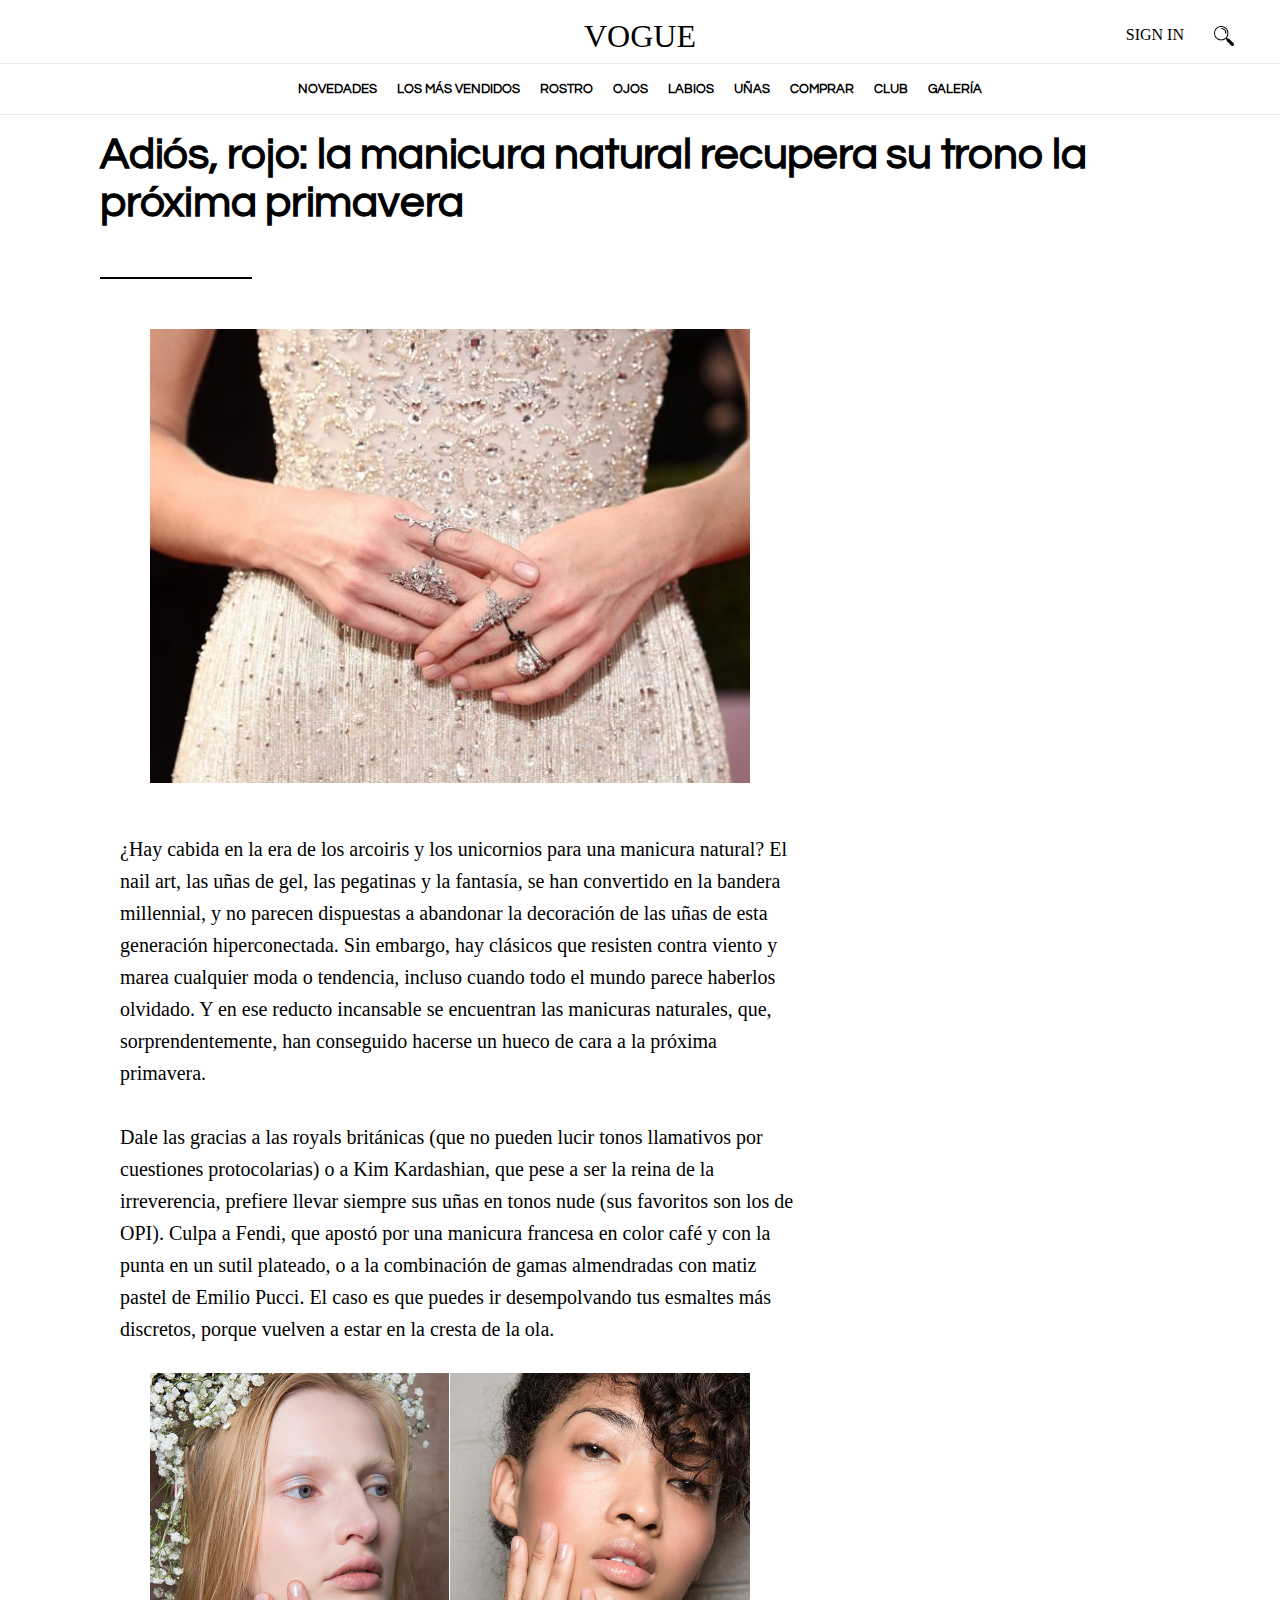
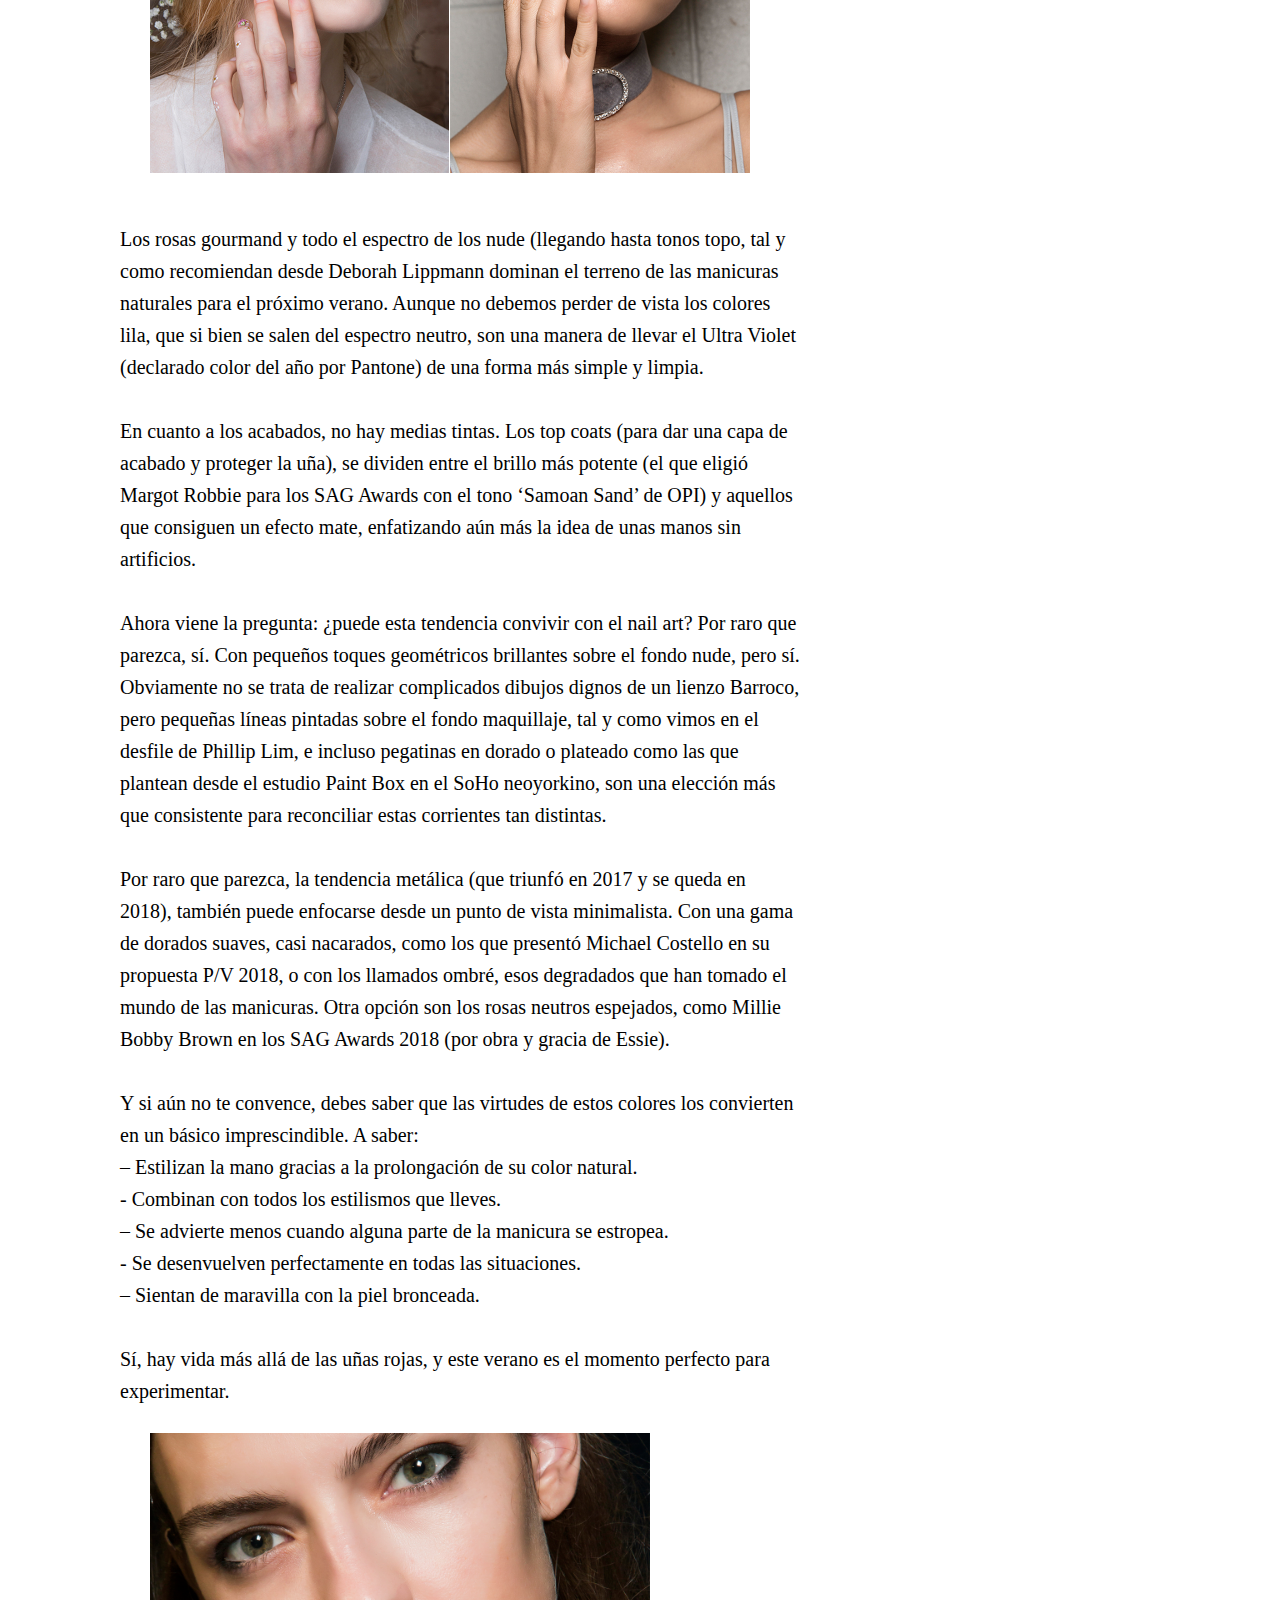
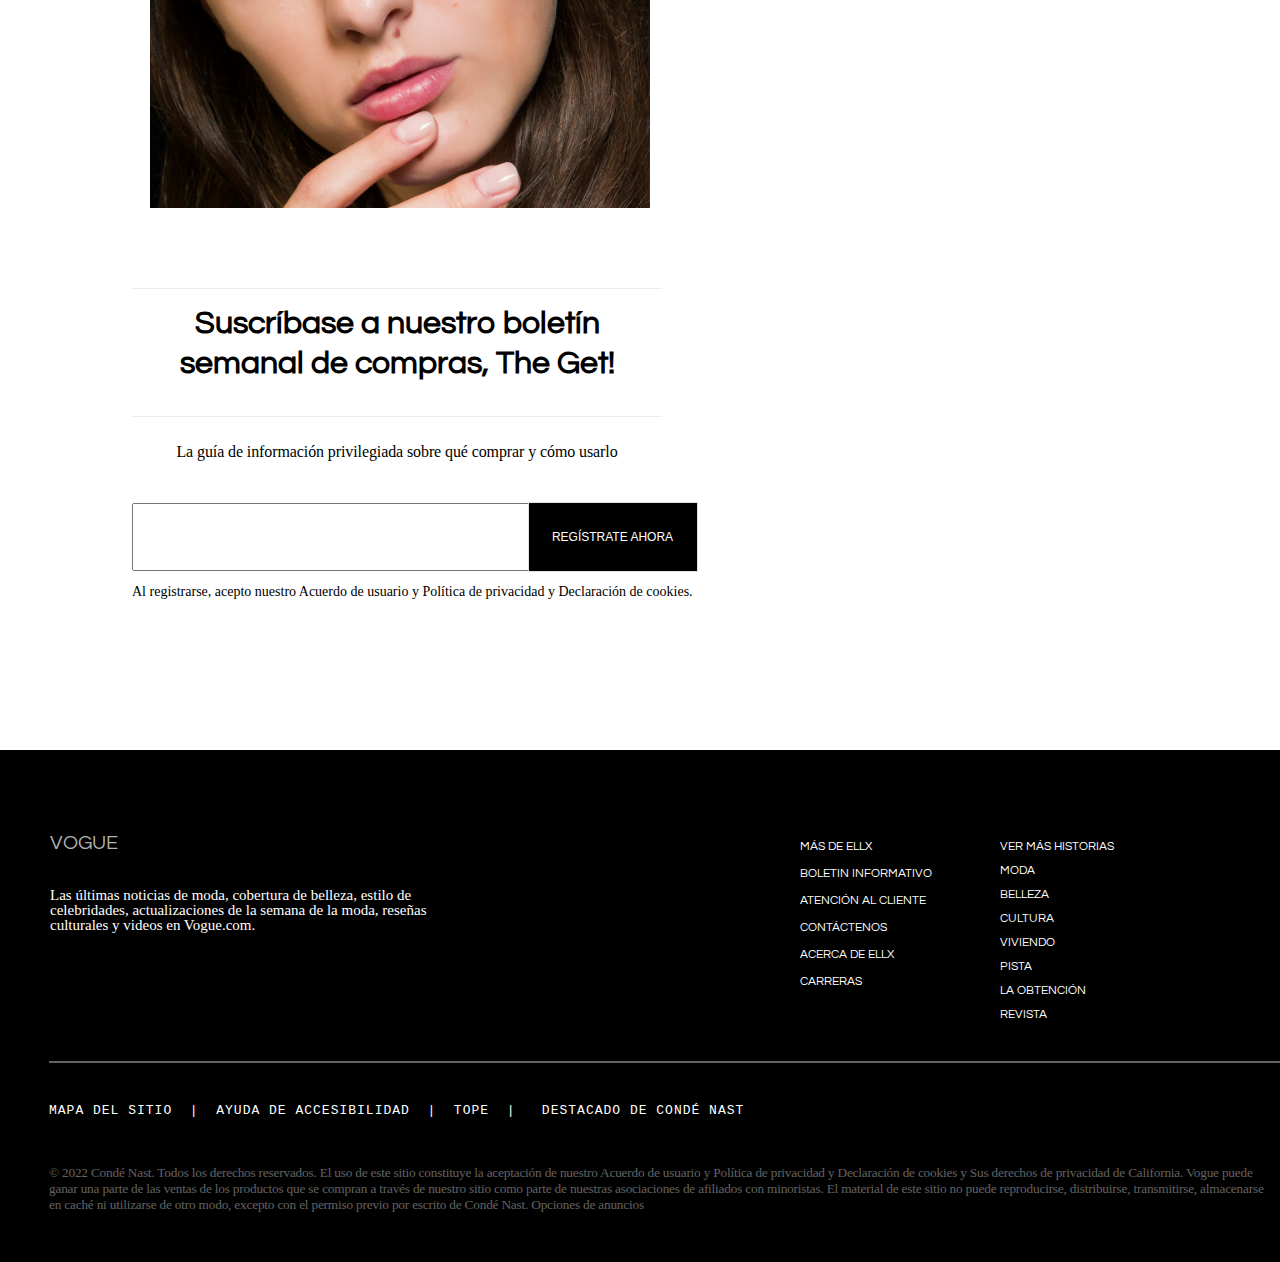
<file: HTML_Secundarios/Noticias/TODAS LAS NOTICIAS/Adiós, rojo la manicura natural recupera su trono la próxima primavera/Adiós, rojo la manicura natural.html>
<!DOCTYPE html>
<html lang="en">
<head>
    <meta charset="UTF-8">
    <meta http-equiv="X-UA-Compatible" content="IE=edge">
    <meta name="viewport" content="width=device-width, initial-scale=1.0">
    <link rel="preconnect" href="https://fonts.googleapis.com/%22%3E">
    <link rel="preconnect" href="https://fonts.gstatic.com/" crossorigin>
    <link href="https://fonts.googleapis.com/css2?family=Questrial&display=swap" rel="stylesheet">
    <link rel="preconnect" href="https://fonts.googleapis.com">
    <link rel="preconnect" href="https://fonts.gstatic.com" crossorigin>
    <link href="https://fonts.googleapis.com/css2?family=EB+Garamond:ital@1&display=swap" rel="stylesheet">
    <link rel="stylesheet" href="estilo_plantilla.css">
    <title>Adiós, rojo</title>
</head>
<body>
    <div class="cuerpo">
        <div class="header">

            <!--TÍTULO Y SIGN IN-->

            <div class="intro">

                <div class="titulo">
    
                    <a href="#">VOGUE</a>
    
                </div>
    
                <div class="login">
    
                    <a href="HTML_Secundarios/login/login.html">SIGN IN</a>
    
                    <img src="lupa.png" alt="Elemento no disponible" width="20px" height="20px">
    
                </div>
    
            </div>

            <!--MENÚ-->
            <div class="menu">

                <ul>
    
                    <li class="prueba"><a href=""></a> NOVEDADES</li>
    
                    <li><a href=""></a> LOS MÁS VENDIDOS</li>
    
                    <li><a href=""></a> ROSTRO</li>
    
                    <li><a href=""></a> OJOS</li>
    
                    <li><a href=""></a> LABIOS</li>
    
                    <li><a href=""></a> UÑAS</li>
    
                    <li><a href=""></a> COMPRAR</li>
    
                    <li><a href=""></a> CLUB</li>
    
                    <li><a href=""></a> GALERÍA</li>
    
                </ul>
            
            </div>

        </div>
        
        <!--PLANTILLA-->
        <div class="plantilla">
            
            <div class="tituloPlantilla">
                <p>Adiós, rojo: la manicura natural recupera su trono la próxima primavera</p>
            </div>

            <div id="linea1Rojo" class="linea">
                
            </div>

            <img id="imagen1Rojo" src="1.jpg" width="600px">

            <div class="texto">
                <p>
                    ¿Hay cabida en la era de los arcoiris y los unicornios para una manicura natural?
                     El nail art, las uñas de gel, las pegatinas y la fantasía, se han convertido en 
                     la bandera millennial, y no parecen dispuestas a abandonar la decoración de las 
                     uñas de esta generación hiperconectada. Sin embargo, hay clásicos que resisten 
                     contra viento y marea cualquier moda o tendencia, incluso cuando todo el mundo
                      parece haberlos olvidado. Y en ese reducto incansable se encuentran las manicuras
                       naturales, que, sorprendentemente, han conseguido hacerse un hueco de cara a la 
                       próxima primavera.
                </p>
                <br>
                <p>
                    Dale las gracias a las royals británicas (que no pueden lucir tonos llamativos por cuestiones
                     protocolarias) o a Kim Kardashian, que pese a ser la reina de la irreverencia, prefiere llevar
                      siempre sus uñas en tonos nude (sus favoritos son los de OPI). Culpa a Fendi, que apostó por 
                      una manicura francesa en color café y con la punta en un sutil plateado, o a la combinación 
                      de gamas almendradas con matiz pastel de Emilio Pucci. El caso es que puedes ir desempolvando
                       tus esmaltes más discretos, porque vuelven a estar en la cresta de la ola.
                </p>
            </div>

            <img id="imagen2Rojo" src="2.jpg" width="600px">

            <div class="texto">
                <p>
                    Los rosas gourmand y todo el espectro de los nude (llegando hasta tonos topo, tal y como recomiendan
                     desde Deborah Lippmann dominan el terreno de las manicuras naturales para el próximo verano. 
                     Aunque no debemos perder de vista los colores lila, que si bien se salen del espectro neutro,
                      son una manera de llevar el Ultra Violet (declarado color del año por Pantone) de una forma más
                       simple y limpia.
                </p>
                <br>
                <p>
                    En cuanto a los acabados, no hay medias tintas. Los top coats (para dar una capa de acabado y proteger
                     la uña), se dividen entre el brillo más potente (el que eligió Margot Robbie para los SAG Awards con
                      el tono ‘Samoan Sand’ de OPI) y aquellos que consiguen un efecto mate, enfatizando aún más la idea de
                       unas manos sin artificios.
                </p>
                <br>
                <p>
                    Ahora viene la pregunta: ¿puede esta tendencia convivir con el nail art? Por raro que parezca, sí. Con 
                    pequeños toques geométricos brillantes sobre el fondo nude, pero sí. Obviamente no se trata de realizar
                     complicados dibujos dignos de un lienzo Barroco, pero pequeñas líneas pintadas sobre el fondo maquillaje,
                      tal y como vimos en el desfile de Phillip Lim, e incluso pegatinas en dorado o plateado como las que 
                      plantean desde el estudio Paint Box en el SoHo neoyorkino, son una elección más que consistente para 
                      reconciliar estas corrientes tan distintas.
                </p>
                <br>
                <p>
                    Por raro que parezca, la tendencia metálica (que triunfó en 2017 y se queda en 2018), también puede 
                    enfocarse desde un punto de vista minimalista. Con una gama de dorados suaves, casi nacarados, como los
                     que presentó Michael Costello en su propuesta P/V 2018, o con los llamados ombré, esos degradados que han
                      tomado el mundo de las manicuras. Otra opción son los rosas neutros espejados, como Millie Bobby Brown 
                      en los SAG Awards 2018 (por obra y gracia de Essie).
                </p>
                <br>
                <p>
                    Y si aún no te convence, debes saber que las virtudes de estos colores los convierten en un básico imprescindible. A saber:
                </p>
                <p>
                    – Estilizan la mano gracias a la prolongación de su color natural.
                </p>
                <p>
                    - Combinan con todos los estilismos que lleves.
                </p>
                <p>
                    – Se advierte menos cuando alguna parte de la manicura se estropea.
                </p>
                <p>
                    - Se desenvuelven perfectamente en todas las situaciones.
                </p>
                <p>
                    – Sientan de maravilla con la piel bronceada.
                </p>
                <br>
                <p>
                    Sí, hay vida más allá de las uñas rojas, y este verano es el momento perfecto para experimentar.
                </p>
            </div>

            <img id="imagen3Rojo" src="3.jpg" width="500px">


            <div class="inicioSesion">
                <p id="titulo">Suscríbase a nuestro boletín semanal de compras, The Get!</p>
                <p id="debajoTitulo">La guía de información privilegiada sobre qué comprar y cómo usarlo</p>
                <form method="post">
                    <p><input type="email" size="20px"><input type="submit" value="REGÍSTRATE AHORA"></p> 
                </form>
                <p id="debajoInput">Al registrarse, acepto nuestro Acuerdo de usuario y Política de privacidad y Declaración de cookies.</p>
            </div>

        </div>

        <div class="footer">
            <div class="redes">
                <p id="titulo">VOGUE</p>
                <p id="debajoTitulo">Las últimas noticias de moda, cobertura de belleza, estilo de celebridades, actualizaciones de la semana de la moda, reseñas culturales y videos en Vogue.com.</p>
                <ul id="redesSociales">
                    
                </ul>
            </div>

            <div id="texto1">
                <p>MÁS DE ELLX</p>
                <p>BOLETIN INFORMATIVO</p>
                <p>ATENCIÓN AL CLIENTE</p>
                <p>CONTÁCTENOS</p>
                <p>ACERCA DE ELLX</p>
                <p>CARRERAS</p>
            </div>

            <div id="texto2">
                <p>VER MÁS HISTORIAS</p>
                <p>MODA</p>
                <p>BELLEZA</p>
                <p>CULTURA</p>
                <p>VIVIENDO</p>
                <p>PISTA</p>
                <p>LA OBTENCIÓN</p>
                <p>REVISTA</p>
            </div>

            <div id="linea"></div>

            <div id="texto3">
                <pre>MAPA DEL SITIO  |  AYUDA DE ACCESIBILIDAD  |  TOPE  |   DESTACADO DE CONDÉ NAST</pre>
            </div>

            <div id="acuerdos">
                <p>
                    © 2022 Condé Nast. Todos los derechos reservados. El uso de este sitio constituye la aceptación de nuestro Acuerdo de usuario
                    y Política de privacidad y Declaración de cookies y Sus derechos de privacidad de California. Vogue puede ganar una parte de
                    las ventas de los productos que se compran a través de nuestro sitio como parte de nuestras asociaciones de afiliados con
                    minoristas. El material de este sitio no puede reproducirse, distribuirse, transmitirse, almacenarse en caché ni utilizarse de
                    otro modo, excepto con el permiso previo por escrito de Condé Nast. Opciones de anuncios
                </p>
            </div>
        </div>

    </div>
</body>
</html>
</file>
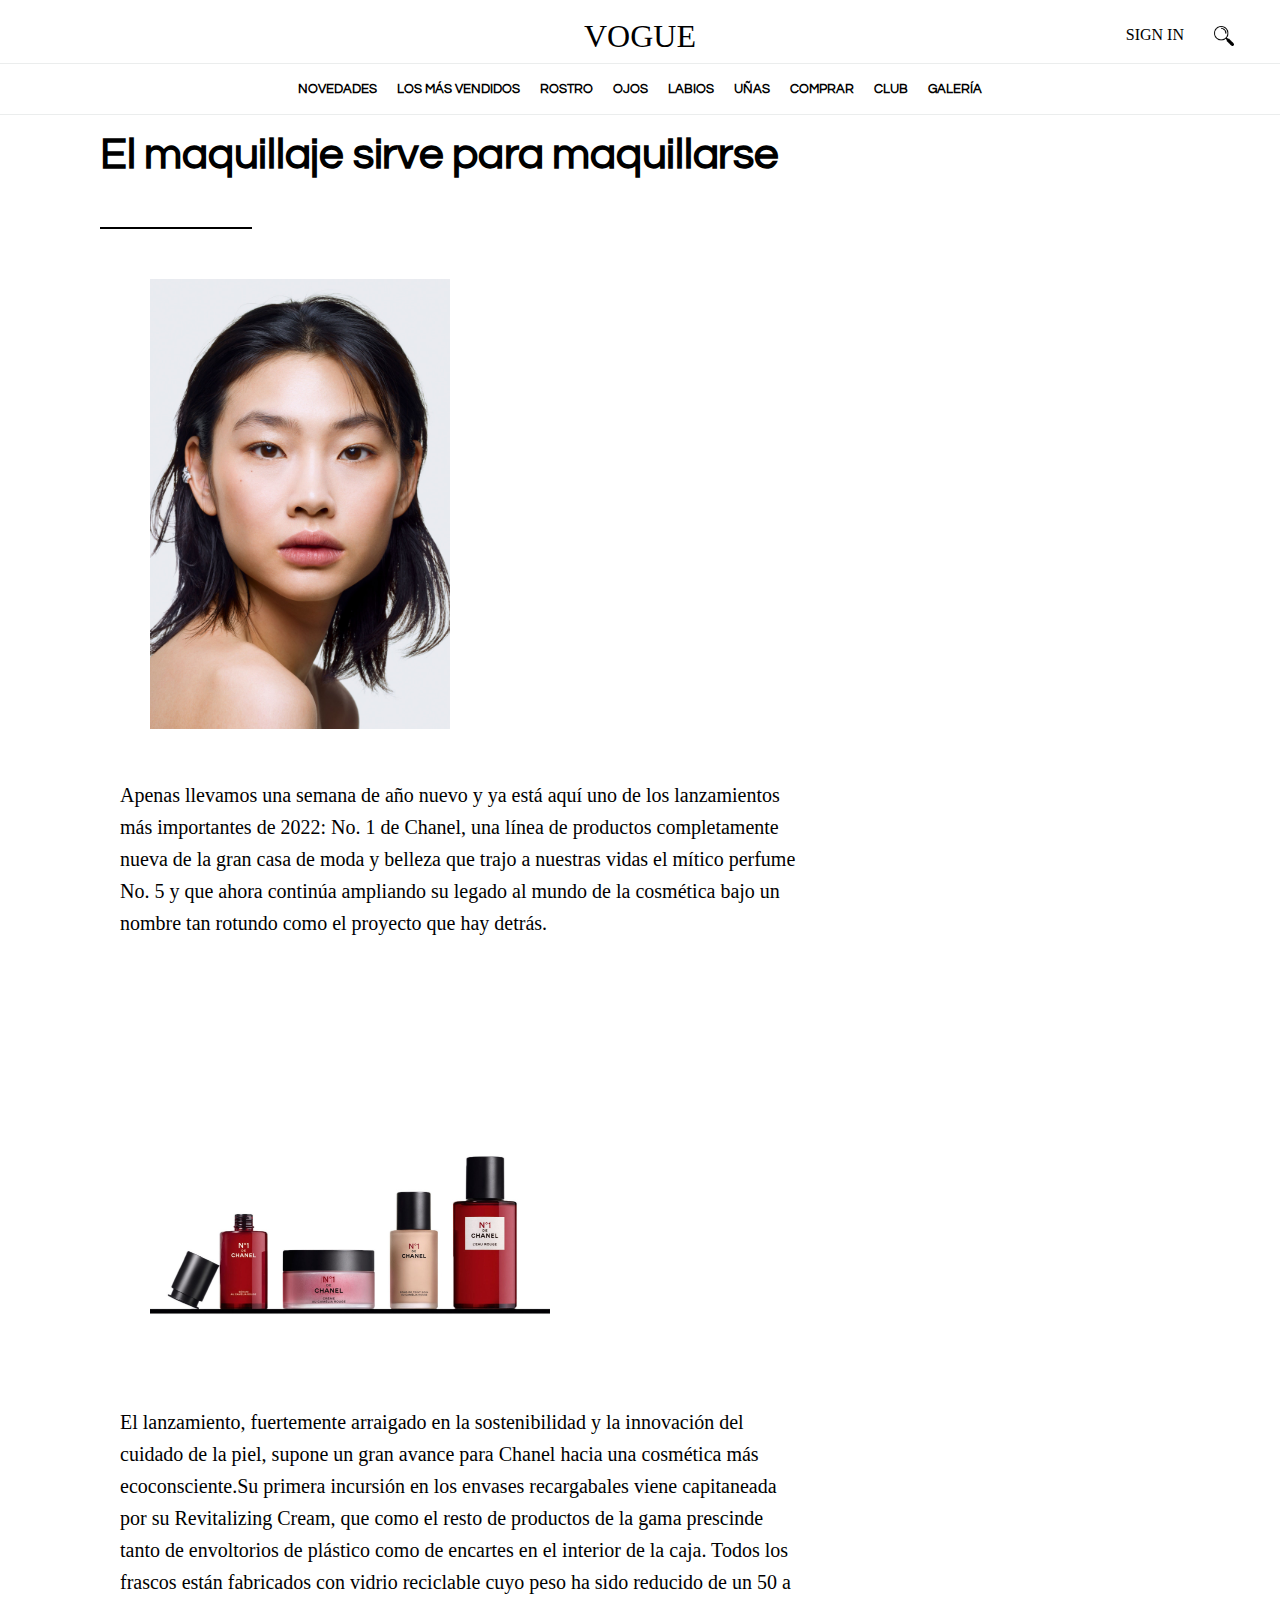
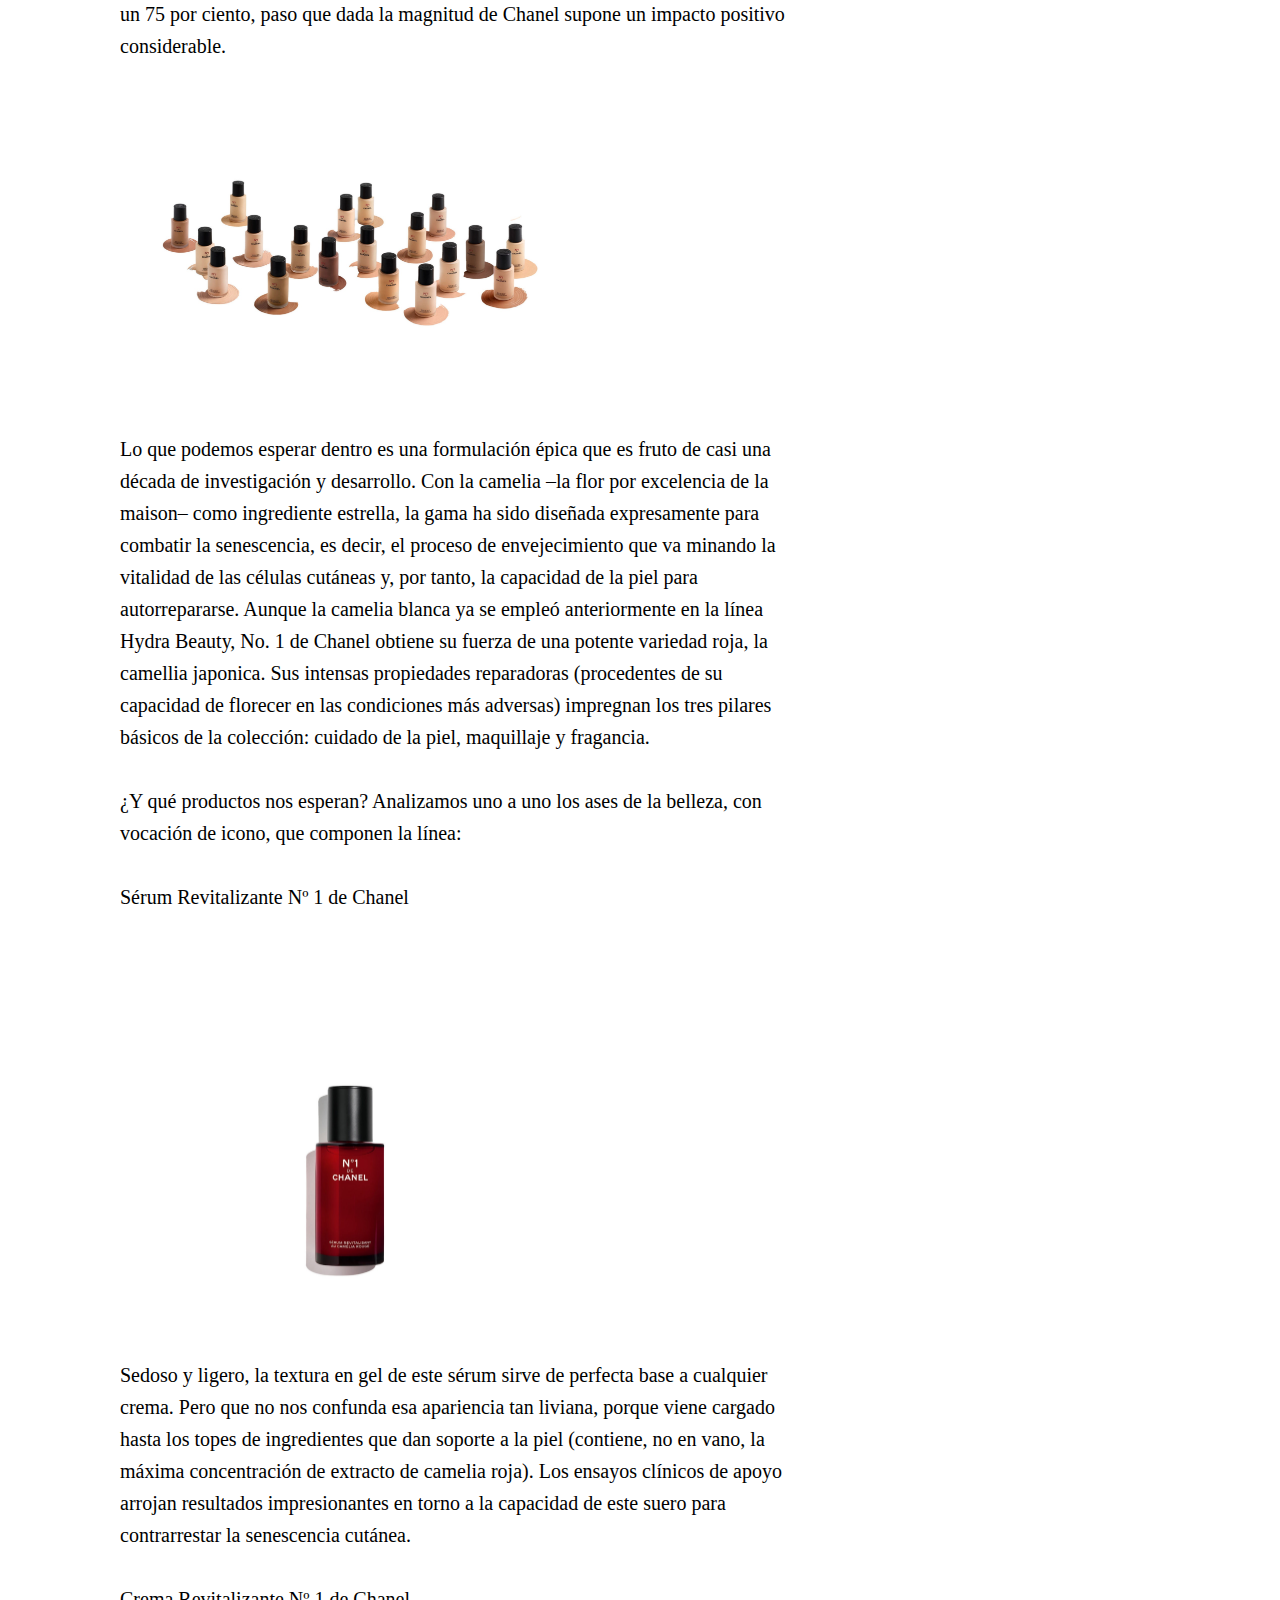
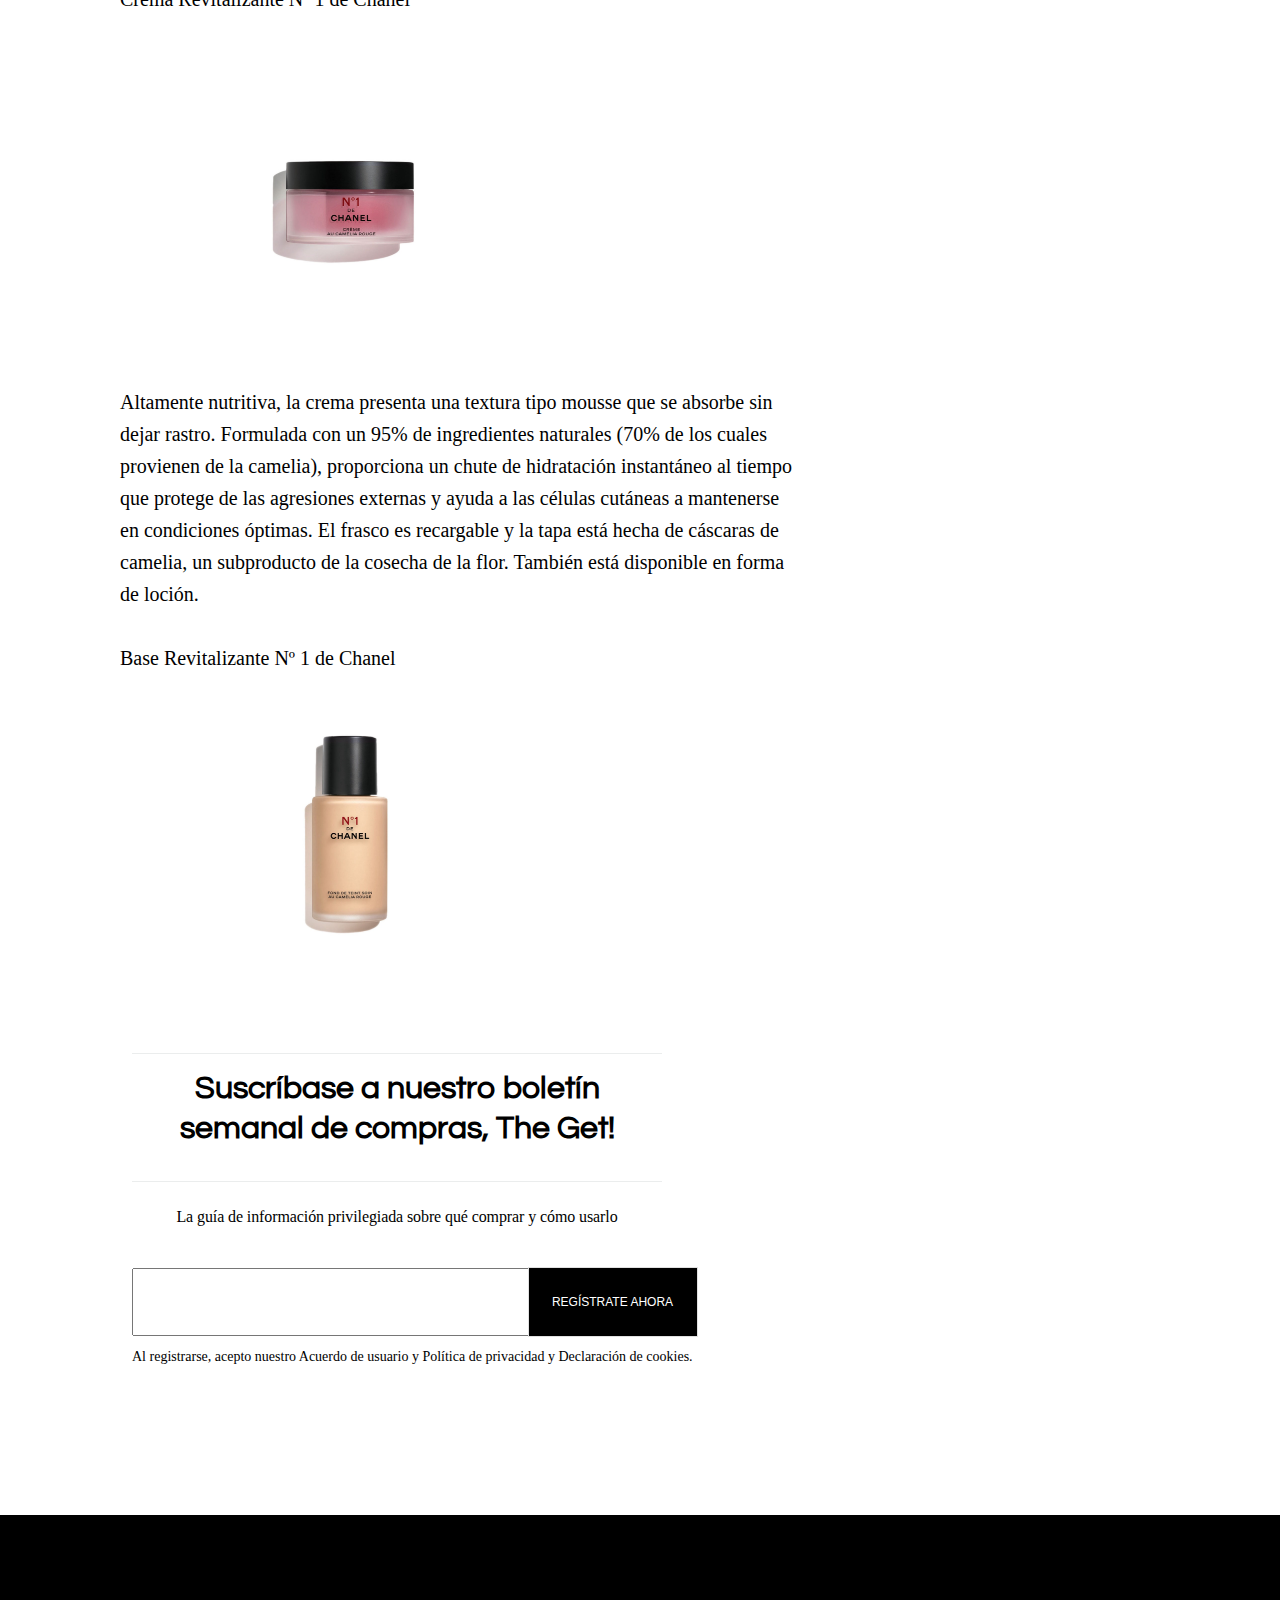
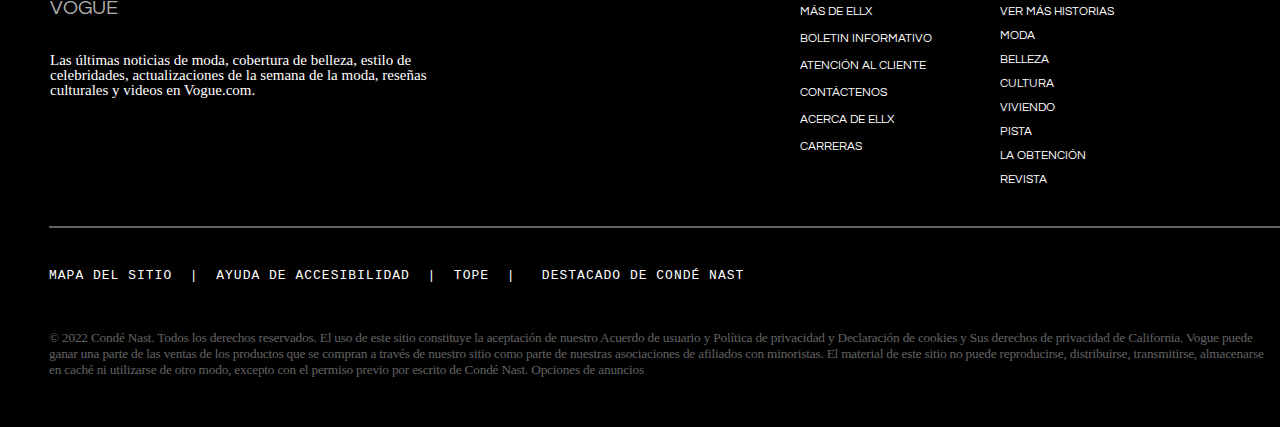
<file: HTML_Secundarios/Noticias/TODAS LAS NOTICIAS/Así es No.1 de Chanel, la nueva línea de belleza de la firma para empezar el año con una piel radiante/Así es No.1 de Chanel.html>
<!DOCTYPE html>
<html lang="en">
<head>
    <meta charset="UTF-8">
    <meta http-equiv="X-UA-Compatible" content="IE=edge">
    <meta name="viewport" content="width=device-width, initial-scale=1.0">
    <link rel="stylesheet" href="estilo_plantilla.css">
    <link rel="preconnect" href="https://fonts.googleapis.com/%22%3E">
    <link rel="preconnect" href="https://fonts.gstatic.com/" crossorigin>
    <link href="https://fonts.googleapis.com/css2?family=Questrial&display=swap" rel="stylesheet">
    <link rel="preconnect" href="https://fonts.googleapis.com">
    <link rel="preconnect" href="https://fonts.gstatic.com" crossorigin>
    <link href="https://fonts.googleapis.com/css2?family=EB+Garamond:ital@1&display=swap" rel="stylesheet">
    <title>Así es No.1 de Chanel</title>
</head>
<body>
    <div class="cuerpo">
        <div class="header">

            <!--TÍTULO Y SIGN IN-->

            <div class="intro">

                <div class="titulo">
    
                    <a href="#">VOGUE</a>
    
                </div>
    
                <div class="login">
    
                    <a href="HTML_Secundarios/login/login.html">SIGN IN</a>
    
                    <img src="lupa.png" alt="Elemento no disponible" width="20px" height="20px">
    
                </div>
    
            </div>

            <!--MENÚ-->
            <div class="menu">

                <ul>
    
                    <li class="prueba"><a href=""></a> NOVEDADES</li>
    
                    <li><a href=""></a> LOS MÁS VENDIDOS</li>
    
                    <li><a href=""></a> ROSTRO</li>
    
                    <li><a href=""></a> OJOS</li>
    
                    <li><a href=""></a> LABIOS</li>
    
                    <li><a href=""></a> UÑAS</li>
    
                    <li><a href=""></a> COMPRAR</li>
    
                    <li><a href=""></a> CLUB</li>
    
                    <li><a href=""></a> GALERÍA</li>
    
                </ul>
            
            </div>

        </div>
        
        <!--PLANTILLA-->
        <div class="plantilla">
            
            <div class="tituloPlantilla">
                <p>El maquillaje sirve para maquillarse</p>
            </div>

            <div class="linea">
                
            </div>

            <img id="imagen1No1" src="1.jpg" width="300px">

            <div class="texto">
                <p>
                    Apenas llevamos una semana de año nuevo y ya está aquí uno de los lanzamientos más importantes 
                    de 2022: No. 1 de Chanel, una línea de productos completamente nueva de la gran casa de moda y
                     belleza que trajo a nuestras vidas el mítico perfume No. 5 y que ahora continúa ampliando su legado
                      al mundo de la cosmética bajo un nombre tan rotundo como el proyecto que hay detrás.  
                </p>
            </div>

            <img id="imagen2No1" src="2.jpg" width="400px">

            <div class="texto">
                <p>
                    El lanzamiento, fuertemente arraigado en la sostenibilidad y la innovación del cuidado de la piel, supone 
                    un gran avance para Chanel hacia una cosmética más ecoconsciente.Su primera incursión en los envases 
                    recargabales viene capitaneada por su Revitalizing Cream, que como el resto de productos de la gama 
                    prescinde tanto de envoltorios de plástico como de encartes en el interior de la caja. Todos los frascos
                     están fabricados con vidrio reciclable cuyo peso ha sido reducido de un 50 a un 75 por ciento, paso que
                      dada la magnitud de Chanel supone un impacto positivo considerable.
                </p>
            </div>

            <img id="imagen3No1" src="3.jpg" width="400px">

            <div class="texto">
                <p>
                    Lo que podemos esperar dentro es una formulación épica que es fruto de casi una década de investigación 
                    y desarrollo. Con la camelia –la flor por excelencia de la maison– como ingrediente estrella, la gama ha 
                    sido diseñada expresamente para combatir la senescencia, es decir, el proceso de envejecimiento que va 
                    minando la vitalidad de las células cutáneas y, por tanto, la capacidad de la piel para autorrepararse.
                     Aunque la camelia blanca ya se empleó anteriormente en la línea Hydra Beauty, No. 1 de Chanel obtiene su
                      fuerza de una potente variedad roja, la camellia japonica. Sus intensas propiedades reparadoras 
                      (procedentes de su capacidad de florecer en las condiciones más adversas) impregnan los tres pilares 
                      básicos de la colección: cuidado de la piel, maquillaje y fragancia.  
                </p>
                <br>
                <p>
                    ¿Y qué productos nos esperan? Analizamos uno a uno los ases de la belleza, con vocación de icono, que componen la línea:
                </p>
                <br>
                <p>
                    Sérum Revitalizante Nº 1 de Chanel
                </p>
            </div>

            <img id="imagen4No1" src="4.jpg" width="400px">

            <div class="texto">
                <p>
                    Sedoso y ligero, la textura en gel de este sérum sirve de perfecta base a cualquier crema. Pero que no nos
                     confunda esa apariencia tan liviana, porque viene cargado hasta los topes de ingredientes que dan soporte 
                     a la piel (contiene, no en vano, la máxima concentración de extracto de camelia roja). Los ensayos clínicos
                      de apoyo arrojan resultados impresionantes en torno a la capacidad de este suero para contrarrestar la 
                      senescencia cutánea.
                </p>
                <br>
                <p>
                    Crema Revitalizante Nº 1 de Chanel
                </p>
            </div>

            <img id="imagen5No1" src="5.jpg" width="400px">

            <div class="texto">
                <p>
                    Altamente nutritiva, la crema presenta una textura tipo mousse que se absorbe sin dejar rastro. Formulada 
                    con un 95% de ingredientes naturales (70% de los cuales provienen de la camelia), proporciona un chute de
                     hidratación instantáneo al tiempo que protege de las agresiones externas y ayuda a las células cutáneas 
                     a mantenerse en condiciones óptimas.  El frasco es recargable y la tapa está hecha de cáscaras de camelia,
                      un subproducto de la cosecha de la flor. También está disponible en forma de loción.
                </p>
                <br>
                <p>
                    Base Revitalizante Nº 1 de Chanel 
                </p>
            </div>

            <img id="imagen6No1" src="6.jpg" width="400px">

            <div class="texto">
                <p>

                </p>
                <br>
            </div>

            <div class="inicioSesion">
                <p id="titulo">Suscríbase a nuestro boletín semanal de compras, The Get!</p>
                <p id="debajoTitulo">La guía de información privilegiada sobre qué comprar y cómo usarlo</p>
                <form method="post">
                    <p><input type="email" size="20px"><input type="submit" value="REGÍSTRATE AHORA"></p> 
                </form>
                <p id="debajoInput">Al registrarse, acepto nuestro Acuerdo de usuario y Política de privacidad y Declaración de cookies.</p>
            </div>

        </div>

        <div class="footer">
            <div class="redes">
                <p id="titulo">VOGUE</p>
                <p id="debajoTitulo">Las últimas noticias de moda, cobertura de belleza, estilo de celebridades, actualizaciones de la semana de la moda, reseñas culturales y videos en Vogue.com.</p>
                <ul id="redesSociales">
                   
                </ul>
            </div>

            <div id="texto1">
                <p>MÁS DE ELLX</p>
                <p>BOLETIN INFORMATIVO</p>
                <p>ATENCIÓN AL CLIENTE</p>
                <p>CONTÁCTENOS</p>
                <p>ACERCA DE ELLX</p>
                <p>CARRERAS</p>
            </div>

            <div id="texto2">
                <p>VER MÁS HISTORIAS</p>
                <p>MODA</p>
                <p>BELLEZA</p>
                <p>CULTURA</p>
                <p>VIVIENDO</p>
                <p>PISTA</p>
                <p>LA OBTENCIÓN</p>
                <p>REVISTA</p>
            </div>

            <div id="linea"></div>

            <div id="texto3">
                <pre>MAPA DEL SITIO  |  AYUDA DE ACCESIBILIDAD  |  TOPE  |   DESTACADO DE CONDÉ NAST</pre>
            </div>

            <div id="acuerdos">
                <p>
                    © 2022 Condé Nast. Todos los derechos reservados. El uso de este sitio constituye la aceptación de nuestro Acuerdo de usuario
                    y Política de privacidad y Declaración de cookies y Sus derechos de privacidad de California. Vogue puede ganar una parte de
                    las ventas de los productos que se compran a través de nuestro sitio como parte de nuestras asociaciones de afiliados con
                    minoristas. El material de este sitio no puede reproducirse, distribuirse, transmitirse, almacenarse en caché ni utilizarse de
                    otro modo, excepto con el permiso previo por escrito de Condé Nast. Opciones de anuncios
                </p>
            </div>
        </div>

    </div>
</body>
</html>
</file>
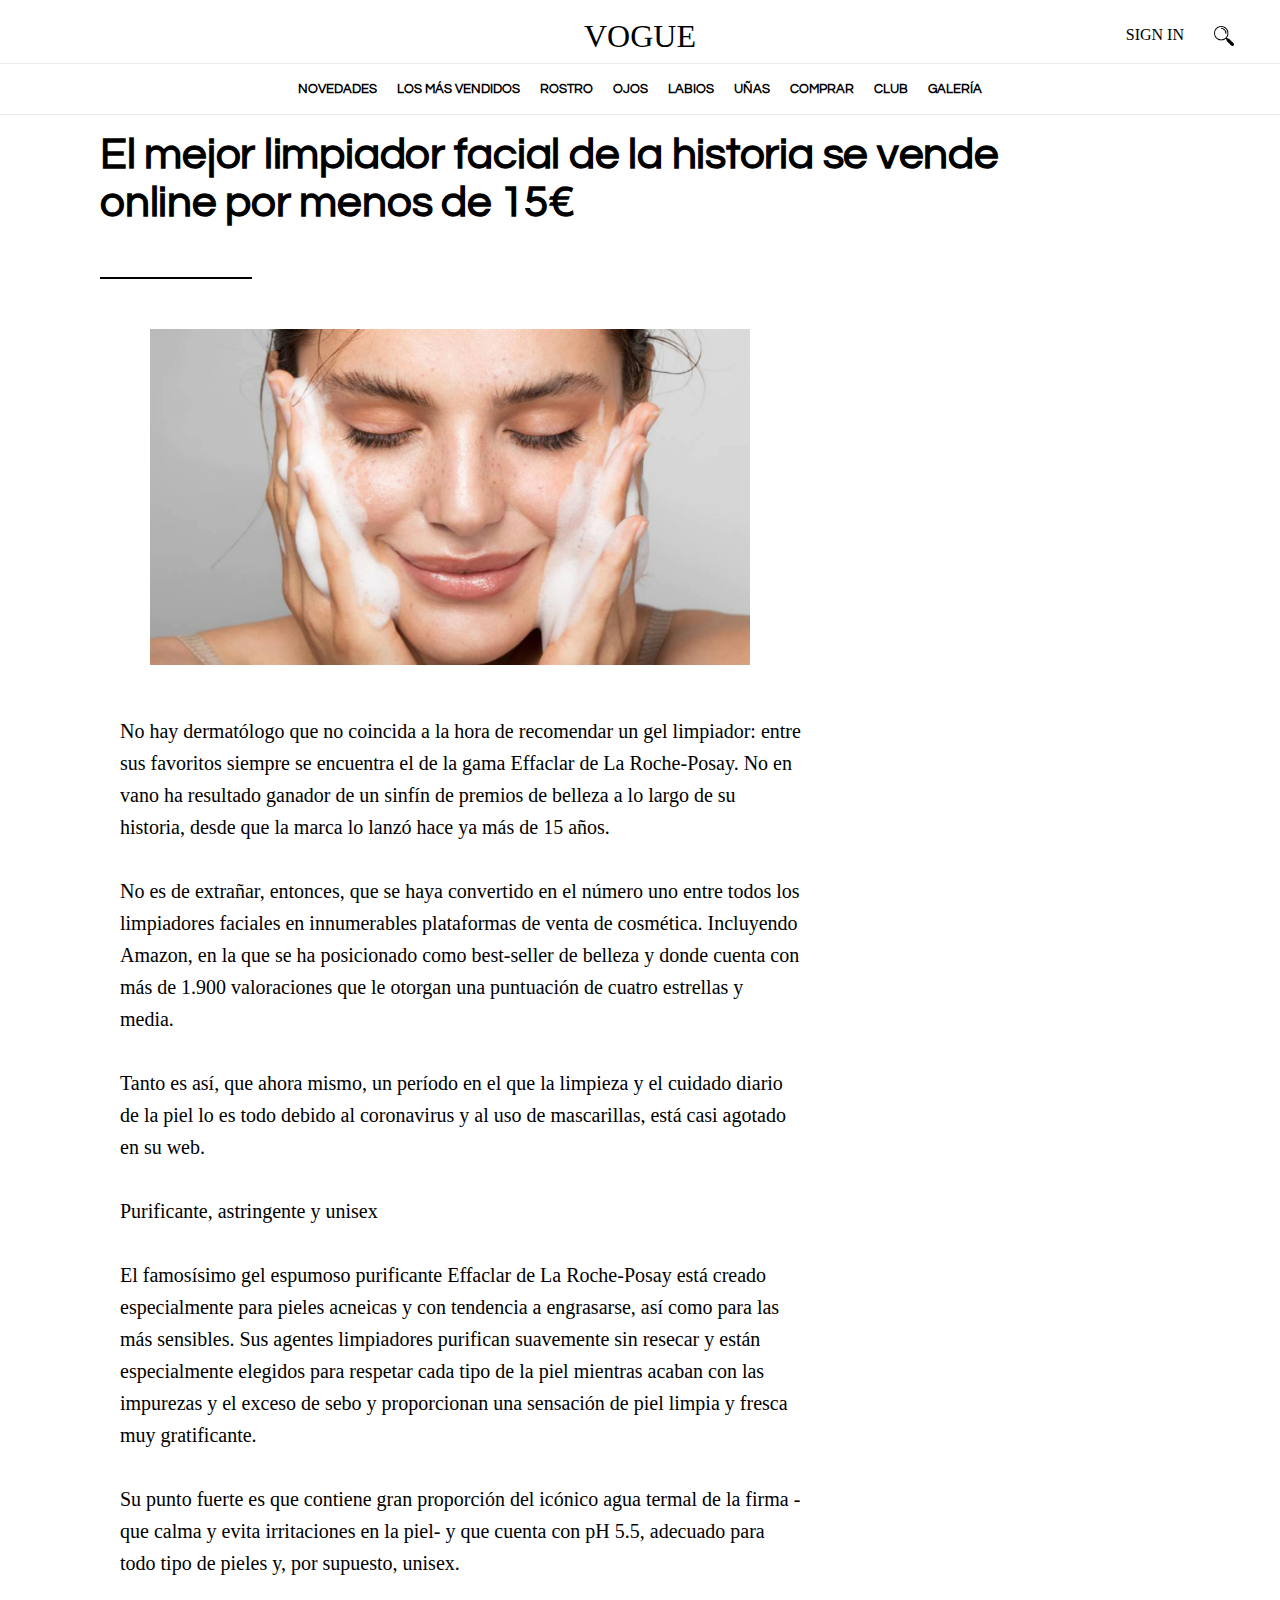
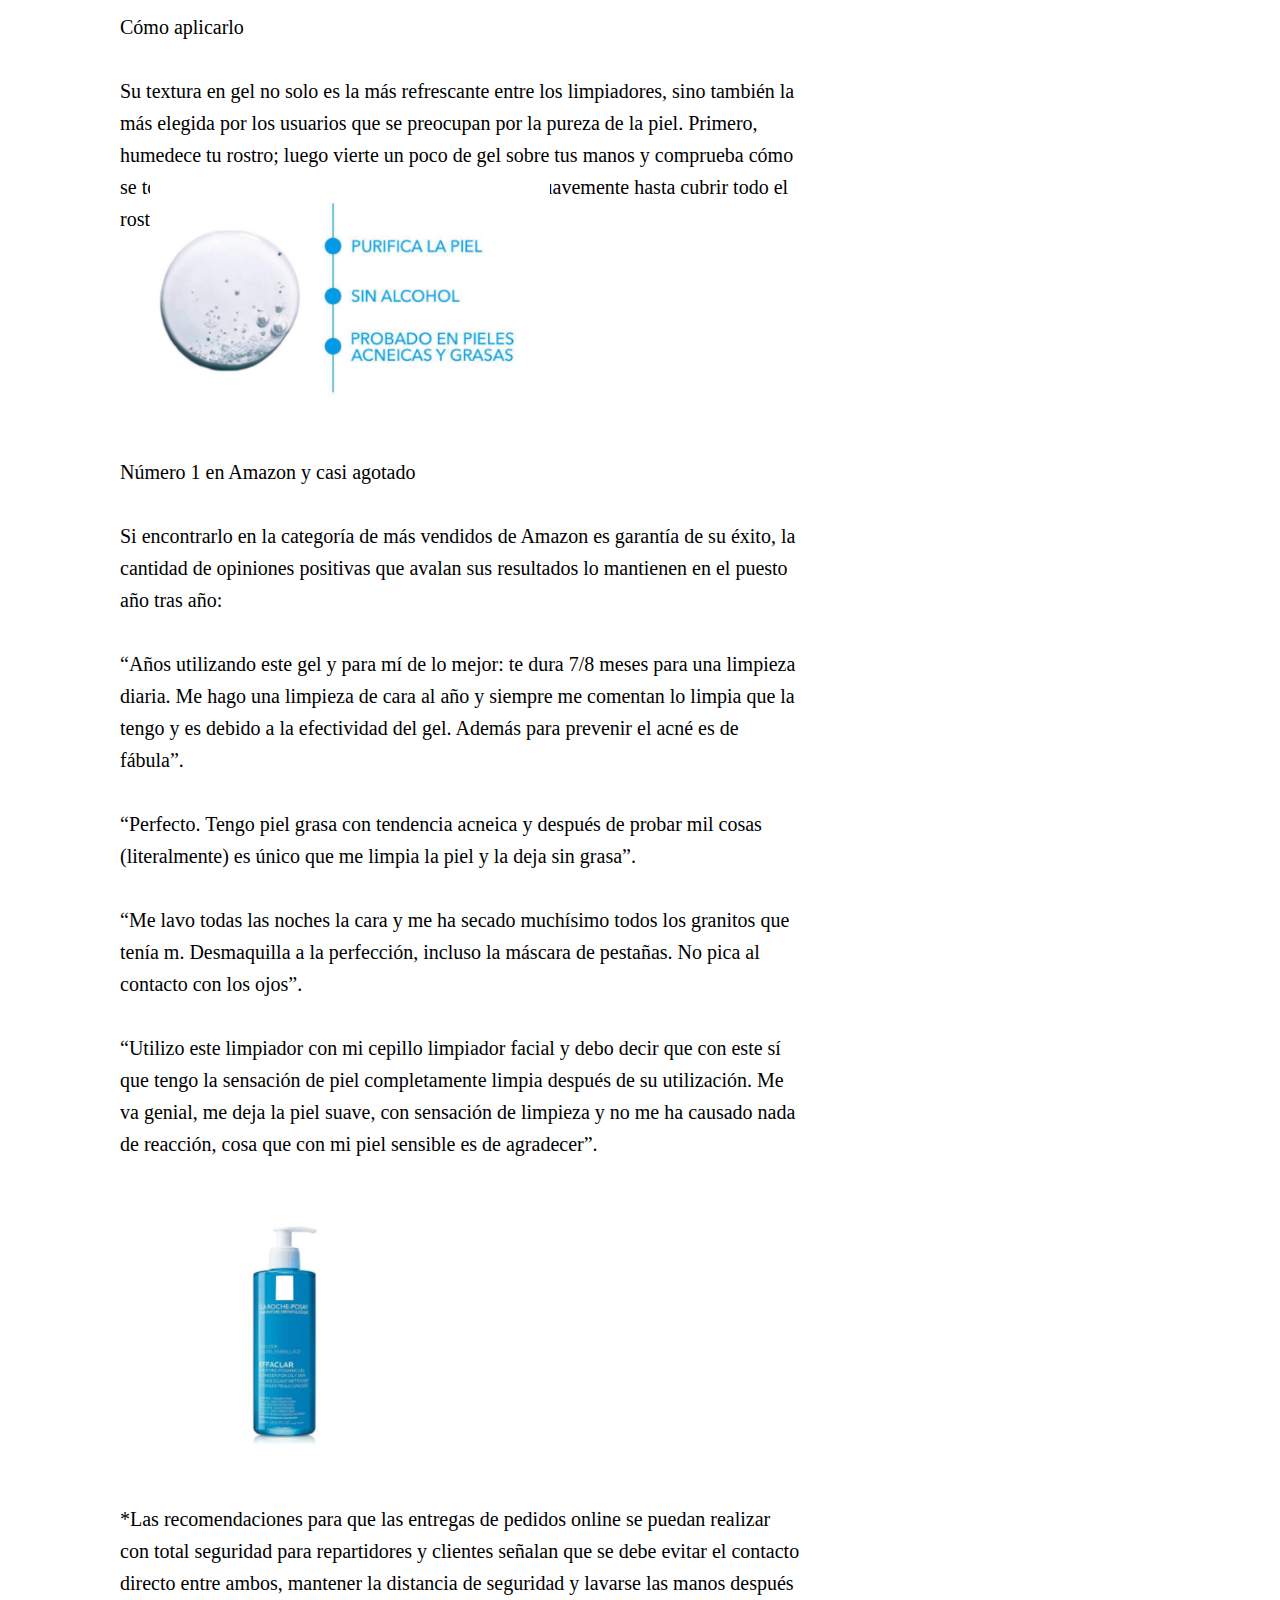
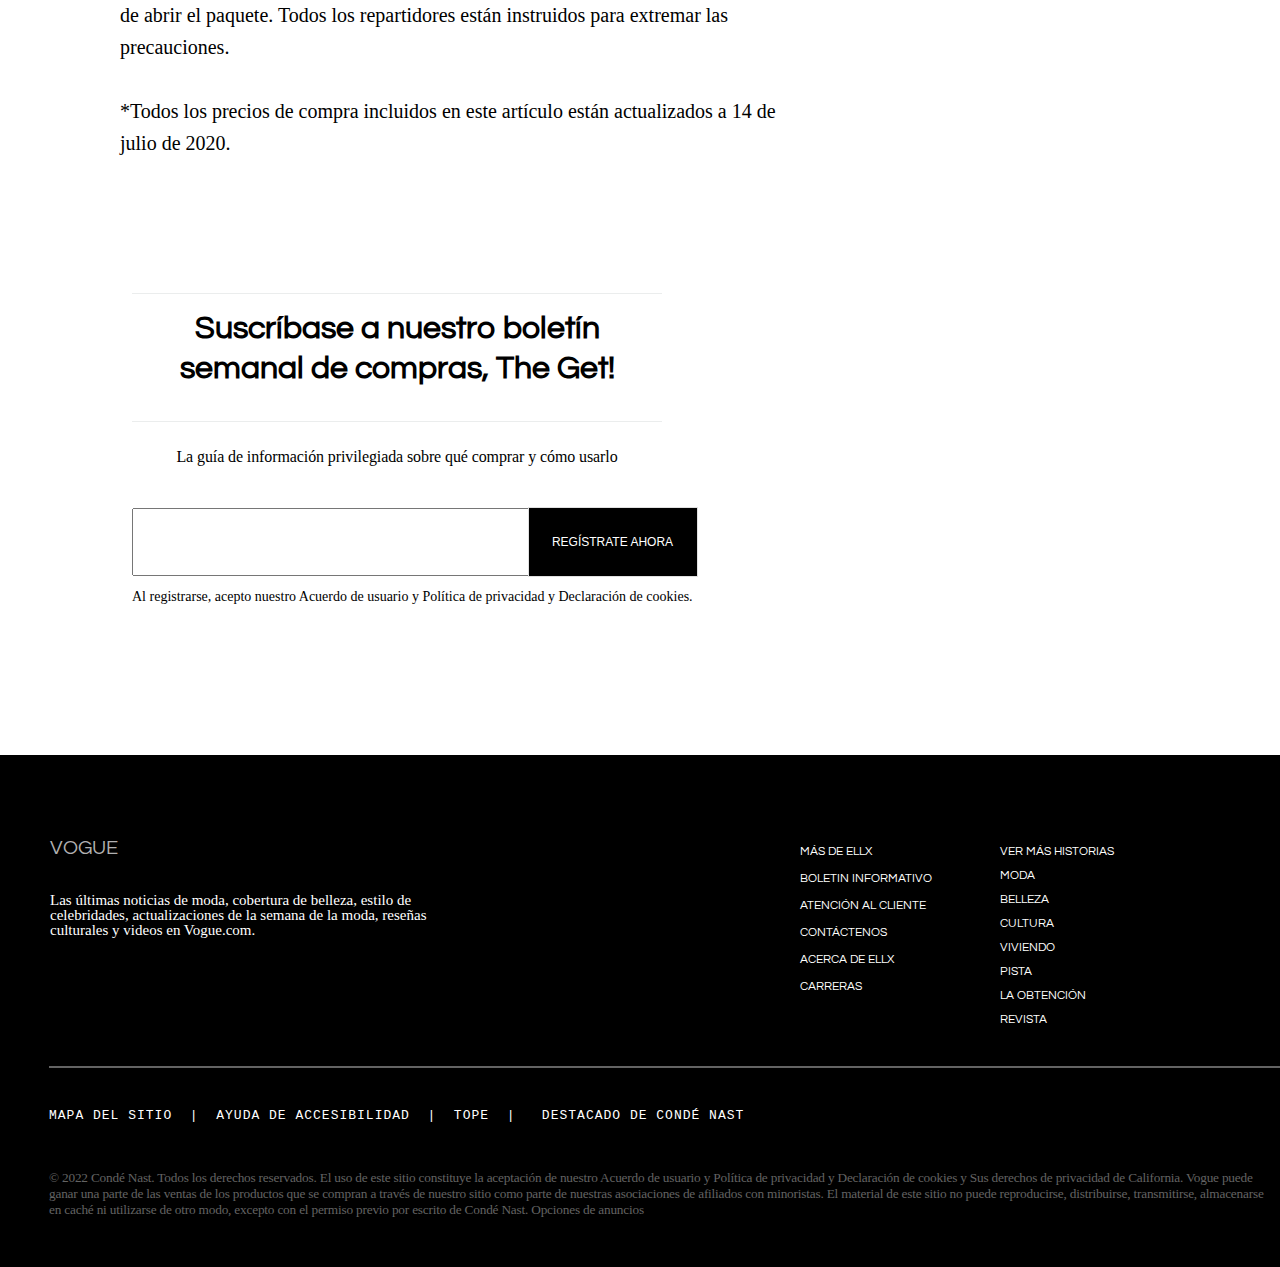
<file: HTML_Secundarios/Noticias/TODAS LAS NOTICIAS/El mejor limpiador facial de la historia se vende online/El mejor limpiador facial.html>
<!DOCTYPE html>
<html lang="en">
<head>
    <meta charset="UTF-8">
    <meta http-equiv="X-UA-Compatible" content="IE=edge">
    <meta name="viewport" content="width=device-width, initial-scale=1.0">
    <link rel="stylesheet" href="estilo_plantilla.css">
    <link rel="preconnect" href="https://fonts.googleapis.com/%22%3E">
    <link rel="preconnect" href="https://fonts.gstatic.com/" crossorigin>
    <link href="https://fonts.googleapis.com/css2?family=Questrial&display=swap" rel="stylesheet">
    <link rel="preconnect" href="https://fonts.googleapis.com">
    <link rel="preconnect" href="https://fonts.gstatic.com" crossorigin>
    <link href="https://fonts.googleapis.com/css2?family=EB+Garamond:ital@1&display=swap" rel="stylesheet">
    <title>El mejor limpiador</title>
</head>
<body>
    <div class="cuerpo">
        <div class="header">

            <!--TÍTULO Y SIGN IN-->

            <div class="intro">

                <div class="titulo">
    
                    <a href="#">VOGUE</a>
    
                </div>
    
                <div class="login">
    
                    <a href="HTML_Secundarios/login/login.html">SIGN IN</a>
    
                    <img src="lupa.png" alt="Elemento no disponible" width="20px" height="20px">
    
                </div>
    
            </div>

            <!--MENÚ-->
            <div class="menu">

                <ul>
    
                    <li class="prueba"><a href=""></a> NOVEDADES</li>
    
                    <li><a href=""></a> LOS MÁS VENDIDOS</li>
    
                    <li><a href=""></a> ROSTRO</li>
    
                    <li><a href=""></a> OJOS</li>
    
                    <li><a href=""></a> LABIOS</li>
    
                    <li><a href=""></a> UÑAS</li>
    
                    <li><a href=""></a> COMPRAR</li>
    
                    <li><a href=""></a> CLUB</li>
    
                    <li><a href=""></a> GALERÍA</li>
    
                </ul>
            
            </div>

        </div>
        
        <!--PLANTILLA-->
        <div class="plantilla">
            
            <div class="tituloPlantilla">
                <p>El mejor limpiador facial de la historia se vende online por menos de 15€</p>
            </div>

            <div id="texto1MejorLimpiador" class="linea">
                
            </div>

            <img id="imagen1MejorLimpiador" src="1.png" width="600px">

            <div class="texto">
                <p>
                    No hay dermatólogo que no coincida a la hora de recomendar un gel limpiador: entre 
                    sus favoritos siempre se encuentra el de la gama Effaclar de La Roche-Posay. No en vano
                     ha resultado ganador de un sinfín de premios de belleza a lo largo de su historia, desde
                      que la marca lo lanzó hace ya más de 15 años.
                </p>
                <br>
                <p>
                    No es de extrañar, entonces, que se haya convertido en el número uno entre todos los 
                    limpiadores faciales en innumerables plataformas de venta de cosmética. Incluyendo Amazon,
                     en la que se ha posicionado como best-seller de belleza y donde cuenta con más de 1.900 
                     valoraciones que le otorgan una puntuación de cuatro estrellas y media.
                </p>
                <br>
                <p>
                    Tanto es así, que ahora mismo, un período en el que la limpieza y el cuidado diario de la 
                    piel lo es todo debido al coronavirus y al uso de mascarillas, está casi agotado en su web.
                </p>
                <br>
                <p>
                    Purificante, astringente y unisex
                </p>
                <br>
                <p>
                    El famosísimo gel espumoso purificante Effaclar de La Roche-Posay está creado especialmente para 
                    pieles acneicas y con tendencia a engrasarse, así como para las más sensibles. Sus agentes limpiadores
                     purifican suavemente sin resecar y están especialmente elegidos para respetar cada tipo de la piel
                      mientras acaban con las impurezas y el exceso de sebo y proporcionan una sensación de piel limpia 
                      y fresca muy gratificante.
                </p>
                <br>
                <p>
                    Su punto fuerte es que contiene gran proporción del icónico agua termal de la firma -que calma y evita 
                    irritaciones en la piel- y que cuenta con pH 5.5, adecuado para todo tipo de pieles y, por supuesto, unisex.
                </p>
                <br>
                <p>
                    Cómo aplicarlo
                </p>
                <br>
                <p>
                    Su textura en gel no solo es la más refrescante entre los limpiadores, sino también la más elegida por los
                     usuarios que se preocupan por la pureza de la piel.
                     Primero, humedece tu rostro; luego vierte un poco de gel sobre tus manos y comprueba cómo se torna en 
                     espuma al contacto con la piel. Masajea suavemente hasta cubrir todo el rostro y aclara con abundante agua.
                </p>
            </div>

            <img id="imagen2MejorLimpiador" src="2.png" width="400px">

            <div class="texto">
                <p>
                    Número 1 en Amazon y casi agotado
                </p>
                <br>
                <p>
                    Si encontrarlo en la categoría de más vendidos de Amazon es garantía de su éxito, la cantidad de opiniones 
                    positivas que avalan sus resultados lo mantienen en el puesto año tras año:
                </p>
                <br>
                <p>
                    “Años utilizando este gel y para mí de lo mejor: te dura 7/8 meses para una limpieza diaria. Me hago una 
                    limpieza de cara al año y siempre me comentan lo limpia que la tengo y es debido a la efectividad del gel. 
                    Además para prevenir el acné es de fábula”.
                </p>
                <br>
                <p>
                    “Perfecto. Tengo piel grasa con tendencia acneica y después de probar mil cosas (literalmente) es único
                     que me limpia la piel y la deja sin grasa”.
                </p>
                <br>
                <p>
                    “Me lavo todas las noches la cara y me ha secado muchísimo todos los granitos que tenía m. Desmaquilla a 
                    la perfección, incluso la máscara de pestañas. No pica al contacto con los ojos”.
                </p>
                <br>
                <p>
                    “Utilizo este limpiador con mi cepillo limpiador facial y debo decir que con este sí que tengo la sensación 
                    de piel completamente limpia después de su utilización. Me va genial, me deja la piel suave, con sensación de 
                    limpieza y no me ha causado nada de reacción, cosa que con mi piel sensible es de agradecer”.
                </p>
            </div>

            <img id="imagen3MejorLimpiador" src="3.png" width="300px">

            <div class="texto">
                <p>
                    *Las recomendaciones para que las entregas de pedidos online se puedan realizar con total seguridad para 
                    repartidores y clientes señalan que se debe evitar el contacto directo entre ambos, mantener la distancia 
                    de seguridad y lavarse las manos después de abrir el paquete. Todos los repartidores están instruidos para
                     extremar las precauciones.
                </p>
                <br>
                <p>
                    *Todos los precios de compra incluidos en este artículo están actualizados a 14 de julio de 2020.
                </p>
            </div>

            

            <div class="inicioSesion">
                <p id="titulo">Suscríbase a nuestro boletín semanal de compras, The Get!</p>
                <p id="debajoTitulo">La guía de información privilegiada sobre qué comprar y cómo usarlo</p>
                <form method="post">
                    <p><input type="email" size="20px"><input type="submit" value="REGÍSTRATE AHORA"></p> 
                </form>
                <p id="debajoInput">Al registrarse, acepto nuestro Acuerdo de usuario y Política de privacidad y Declaración de cookies.</p>
            </div>

        </div>

        <div class="footer">
            <div class="redes">
                <p id="titulo">VOGUE</p>
                <p id="debajoTitulo">Las últimas noticias de moda, cobertura de belleza, estilo de celebridades, actualizaciones de la semana de la moda, reseñas culturales y videos en Vogue.com.</p>
                <ul id="redesSociales">
                  
                </ul>
            </div>

            <div id="texto1">
                <p>MÁS DE ELLX</p>
                <p>BOLETIN INFORMATIVO</p>
                <p>ATENCIÓN AL CLIENTE</p>
                <p>CONTÁCTENOS</p>
                <p>ACERCA DE ELLX</p>
                <p>CARRERAS</p>
            </div>

            <div id="texto2">
                <p>VER MÁS HISTORIAS</p>
                <p>MODA</p>
                <p>BELLEZA</p>
                <p>CULTURA</p>
                <p>VIVIENDO</p>
                <p>PISTA</p>
                <p>LA OBTENCIÓN</p>
                <p>REVISTA</p>
            </div>

            <div id="linea"></div>

            <div id="texto3">
                <pre>MAPA DEL SITIO  |  AYUDA DE ACCESIBILIDAD  |  TOPE  |   DESTACADO DE CONDÉ NAST</pre>
            </div>

            <div id="acuerdos">
                <p>
                    © 2022 Condé Nast. Todos los derechos reservados. El uso de este sitio constituye la aceptación de nuestro Acuerdo de usuario
                    y Política de privacidad y Declaración de cookies y Sus derechos de privacidad de California. Vogue puede ganar una parte de
                    las ventas de los productos que se compran a través de nuestro sitio como parte de nuestras asociaciones de afiliados con
                    minoristas. El material de este sitio no puede reproducirse, distribuirse, transmitirse, almacenarse en caché ni utilizarse de
                    otro modo, excepto con el permiso previo por escrito de Condé Nast. Opciones de anuncios
                </p>
            </div>
        </div>

    </div>
</body>
</html>
</file>
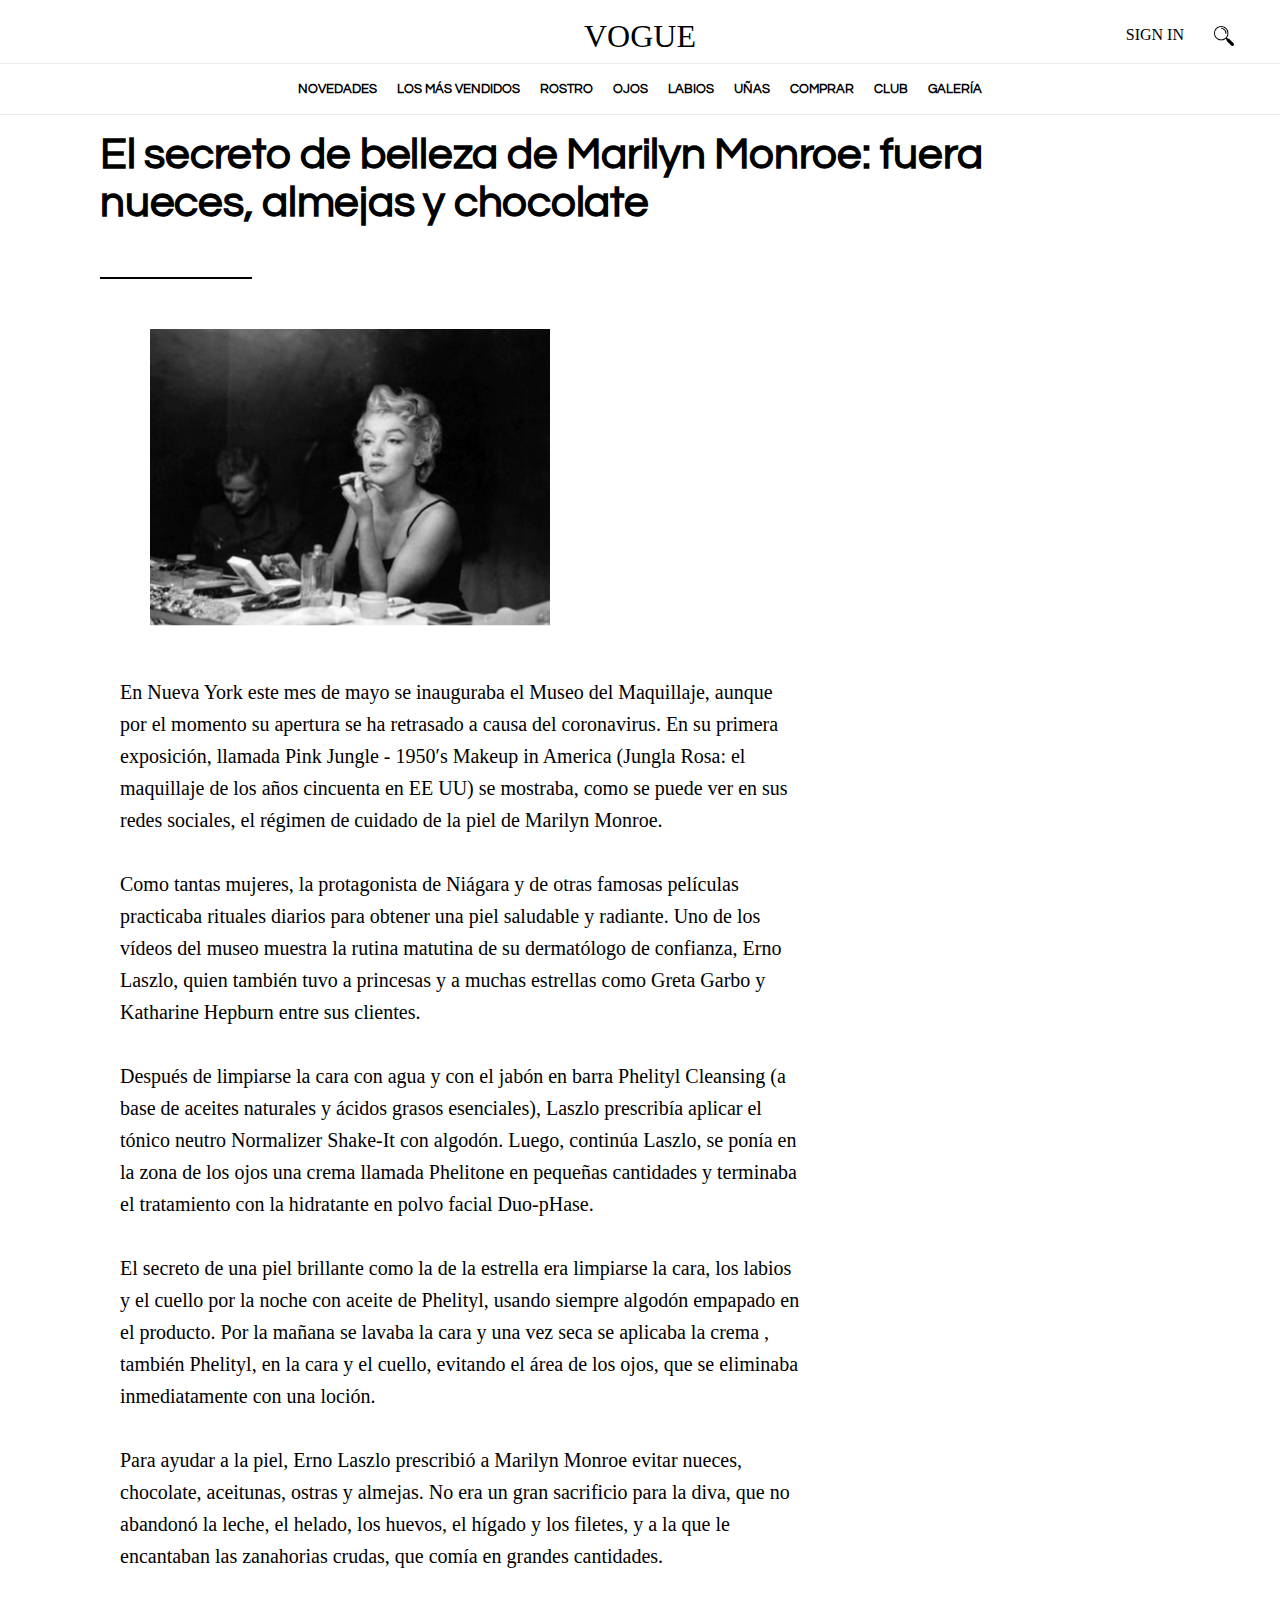
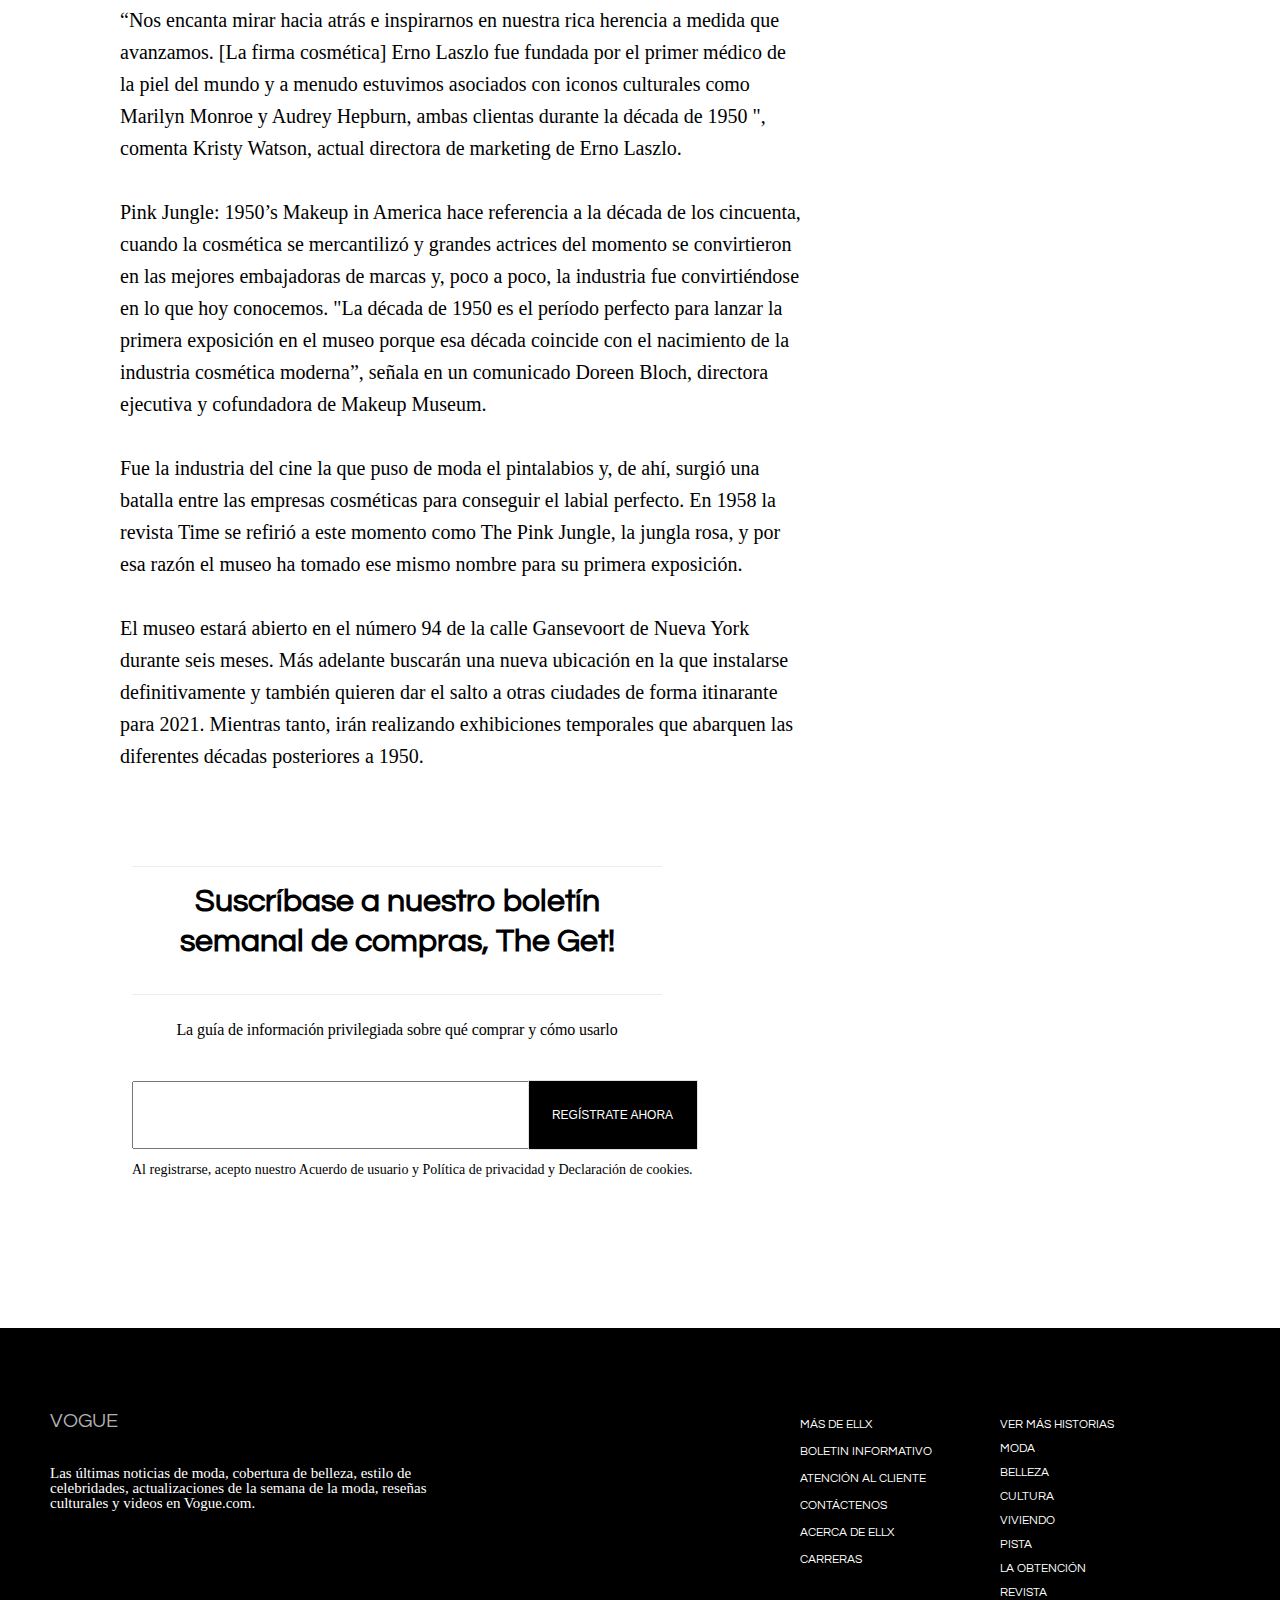
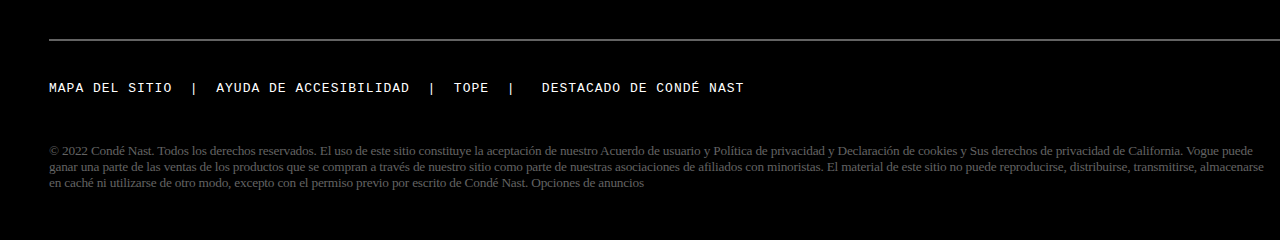
<file: HTML_Secundarios/Noticias/TODAS LAS NOTICIAS/El secreto de belleza de Marilyn Monroe fuera nueces, almejas y chocolate/El secreto de belleza.html>
<!DOCTYPE html>
<html lang="en">
<head>
    <meta charset="UTF-8">
    <meta http-equiv="X-UA-Compatible" content="IE=edge">
    <meta name="viewport" content="width=device-width, initial-scale=1.0">
    <link rel="stylesheet" href="estilo_plantilla.css">
    <link rel="preconnect" href="https://fonts.googleapis.com/%22%3E">
    <link rel="preconnect" href="https://fonts.gstatic.com/" crossorigin>
    <link href="https://fonts.googleapis.com/css2?family=Questrial&display=swap" rel="stylesheet">
    <link rel="preconnect" href="https://fonts.googleapis.com">
    <link rel="preconnect" href="https://fonts.gstatic.com" crossorigin>
    <link href="https://fonts.googleapis.com/css2?family=EB+Garamond:ital@1&display=swap" rel="stylesheet">
    <title>El secreto</title>
</head>
<body>
    <div class="cuerpo">
        <div class="header">

            <!--TÍTULO Y SIGN IN-->

            <div class="intro">

                <div class="titulo">
    
                    <a href="#">VOGUE</a>
    
                </div>
    
                <div class="login">
    
                    <a href="HTML_Secundarios/login/login.html">SIGN IN</a>
    
                    <img src="lupa.png" alt="Elemento no disponible" width="20px" height="20px">
    
                </div>
    
            </div>

            <!--MENÚ-->
            <div class="menu">

                <ul>
    
                    <li class="prueba"><a href=""></a> NOVEDADES</li>
    
                    <li><a href=""></a> LOS MÁS VENDIDOS</li>
    
                    <li><a href=""></a> ROSTRO</li>
    
                    <li><a href=""></a> OJOS</li>
    
                    <li><a href=""></a> LABIOS</li>
    
                    <li><a href=""></a> UÑAS</li>
    
                    <li><a href=""></a> COMPRAR</li>
    
                    <li><a href=""></a> CLUB</li>
    
                    <li><a href=""></a> GALERÍA</li>
    
                </ul>
            
            </div>

        </div>
        
        <!--PLANTILLA-->
        <div class="plantilla">
            
            <div class="tituloPlantilla">
                <p>El secreto de belleza de Marilyn Monroe: fuera nueces, almejas y chocolate</p>
            </div>

            <div id="linea1Secreto" class="linea">
                
            </div>

            <img id="imagen1Secreto" src="1.png" width="400px">

            <div id="texto1Secreto" class="texto">
                <p>
                    En Nueva York este mes de mayo se inauguraba el Museo del Maquillaje, 
                    aunque por el momento su apertura se ha retrasado a causa del coronavirus. 
                    En su primera exposición, llamada Pink Jungle - 1950′s Makeup in America (Jungla Rosa:
                     el maquillaje de los años cincuenta en EE UU) se mostraba, como se puede ver en sus redes
                      sociales, el régimen de cuidado de la piel de Marilyn Monroe.
                </p>
                <br>
                <p>
                    Como tantas mujeres, la protagonista de Niágara y de otras famosas películas practicaba
                     rituales diarios para obtener una piel saludable y radiante. Uno de los vídeos del museo
                      muestra la rutina matutina de su dermatólogo de confianza, Erno Laszlo, quien también 
                      tuvo a princesas y a muchas estrellas como Greta Garbo y Katharine Hepburn entre sus clientes.
                </p>
                <br>
                <p>
                    Después de limpiarse la cara con agua y con el jabón en barra Phelityl Cleansing (a base de
                     aceites naturales y ácidos grasos esenciales), Laszlo prescribía aplicar el tónico neutro 
                     Normalizer Shake-It con algodón. Luego, continúa Laszlo, se ponía en la zona de los ojos una 
                     crema llamada Phelitone en pequeñas cantidades y terminaba el tratamiento con la hidratante en 
                     polvo facial Duo-pHase.
                </p>
                <br>
                <p>
                    El secreto de una piel brillante como la de la estrella era limpiarse la cara, los labios y el 
                    cuello por la noche con aceite de Phelityl, usando siempre algodón empapado en el producto. Por 
                    la mañana se lavaba la cara y una vez seca se aplicaba la crema , también Phelityl, en la cara 
                    y el cuello, evitando el área de los ojos, que se eliminaba inmediatamente con una loción.
                </p>
                <br>
                <p>
                    Para ayudar a la piel, Erno Laszlo prescribió a Marilyn Monroe evitar nueces, chocolate, aceitunas, 
                    ostras y almejas. No era un gran sacrificio para la diva, que no abandonó la leche, el helado, 
                    los huevos, el hígado y los filetes, y a la que le encantaban las zanahorias crudas, que comía 
                    en grandes cantidades.
                </p>
                <br>
                <p>
                    “Nos encanta mirar hacia atrás e inspirarnos en nuestra rica herencia a medida que avanzamos. 
                    [La firma cosmética] Erno Laszlo fue fundada por el primer médico de la piel del mundo y a menudo
                     estuvimos asociados con iconos culturales como Marilyn Monroe y Audrey Hepburn, ambas clientas 
                     durante la década de 1950 ", comenta Kristy Watson, actual directora de marketing de Erno Laszlo.
                </p>
                <br>
                <p>
                    Pink Jungle: 1950’s Makeup in America hace referencia a la década de los cincuenta, cuando la cosmética
                     se mercantilizó y grandes actrices del momento se convirtieron en las mejores embajadoras de marcas
                      y, poco a poco, la industria fue convirtiéndose en lo que hoy conocemos. "La década de 1950 es el
                       período perfecto para lanzar la primera exposición en el museo porque esa década coincide con el
                        nacimiento de la industria cosmética moderna”, señala en un comunicado Doreen Bloch, directora
                         ejecutiva y cofundadora de Makeup Museum.
                </p>
                <br>
                <p>
                    Fue la industria del cine la que puso de moda el pintalabios y, de ahí, surgió una batalla entre las
                     empresas cosméticas para conseguir el labial perfecto. En 1958 la revista Time se refirió a este
                      momento como The Pink Jungle, la jungla rosa, y por esa razón el museo ha tomado ese mismo nombre
                       para su primera exposición.
                </p>
                <br>
                <p>
                    El museo estará abierto en el número 94 de la calle Gansevoort de Nueva York durante seis meses. Más 
                    adelante buscarán una nueva ubicación en la que instalarse definitivamente y también quieren dar el 
                    salto a otras ciudades de forma itinarante para 2021. Mientras tanto, irán realizando exhibiciones 
                    temporales que abarquen las diferentes décadas posteriores a 1950.
                </p>
            </div>

            

            <div class="inicioSesion">
                <p id="titulo">Suscríbase a nuestro boletín semanal de compras, The Get!</p>
                <p id="debajoTitulo">La guía de información privilegiada sobre qué comprar y cómo usarlo</p>
                <form method="post">
                    <p><input type="email" size="20px"><input type="submit" value="REGÍSTRATE AHORA"></p> 
                </form>
                <p id="debajoInput">Al registrarse, acepto nuestro Acuerdo de usuario y Política de privacidad y Declaración de cookies.</p>
            </div>

        </div>

        <div class="footer">
            <div class="redes">
                <p id="titulo">VOGUE</p>
                <p id="debajoTitulo">Las últimas noticias de moda, cobertura de belleza, estilo de celebridades, actualizaciones de la semana de la moda, reseñas culturales y videos en Vogue.com.</p>
                <ul id="redesSociales">
                    
                </ul>
            </div>

            <div id="texto1">
                <p>MÁS DE ELLX</p>
                <p>BOLETIN INFORMATIVO</p>
                <p>ATENCIÓN AL CLIENTE</p>
                <p>CONTÁCTENOS</p>
                <p>ACERCA DE ELLX</p>
                <p>CARRERAS</p>
            </div>

            <div id="texto2">
                <p>VER MÁS HISTORIAS</p>
                <p>MODA</p>
                <p>BELLEZA</p>
                <p>CULTURA</p>
                <p>VIVIENDO</p>
                <p>PISTA</p>
                <p>LA OBTENCIÓN</p>
                <p>REVISTA</p>
            </div>

            <div id="linea"></div>

            <div id="texto3">
                <pre>MAPA DEL SITIO  |  AYUDA DE ACCESIBILIDAD  |  TOPE  |   DESTACADO DE CONDÉ NAST</pre>
            </div>

            <div id="acuerdos">
                <p>
                    © 2022 Condé Nast. Todos los derechos reservados. El uso de este sitio constituye la aceptación de nuestro Acuerdo de usuario
                    y Política de privacidad y Declaración de cookies y Sus derechos de privacidad de California. Vogue puede ganar una parte de
                    las ventas de los productos que se compran a través de nuestro sitio como parte de nuestras asociaciones de afiliados con
                    minoristas. El material de este sitio no puede reproducirse, distribuirse, transmitirse, almacenarse en caché ni utilizarse de
                    otro modo, excepto con el permiso previo por escrito de Condé Nast. Opciones de anuncios
                </p>
            </div>
        </div>

    </div>
</body>
</html>
</file>
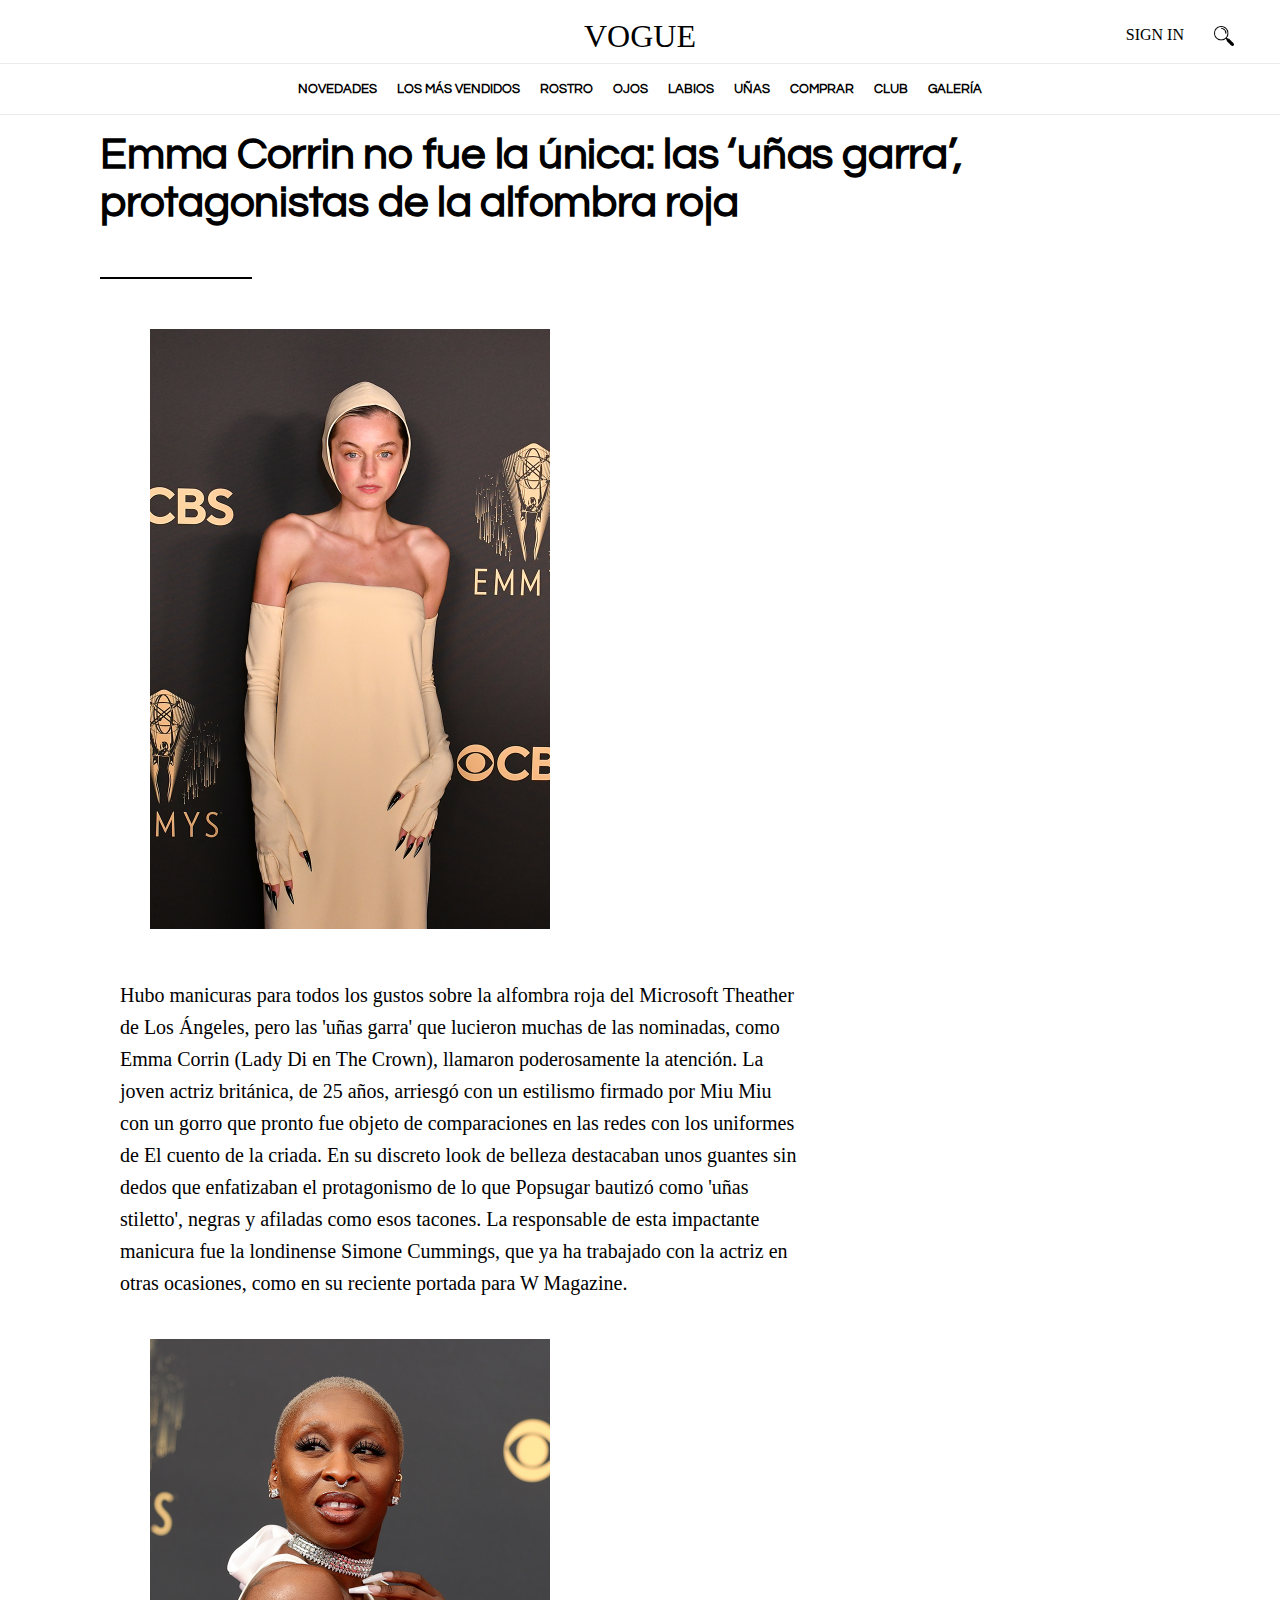
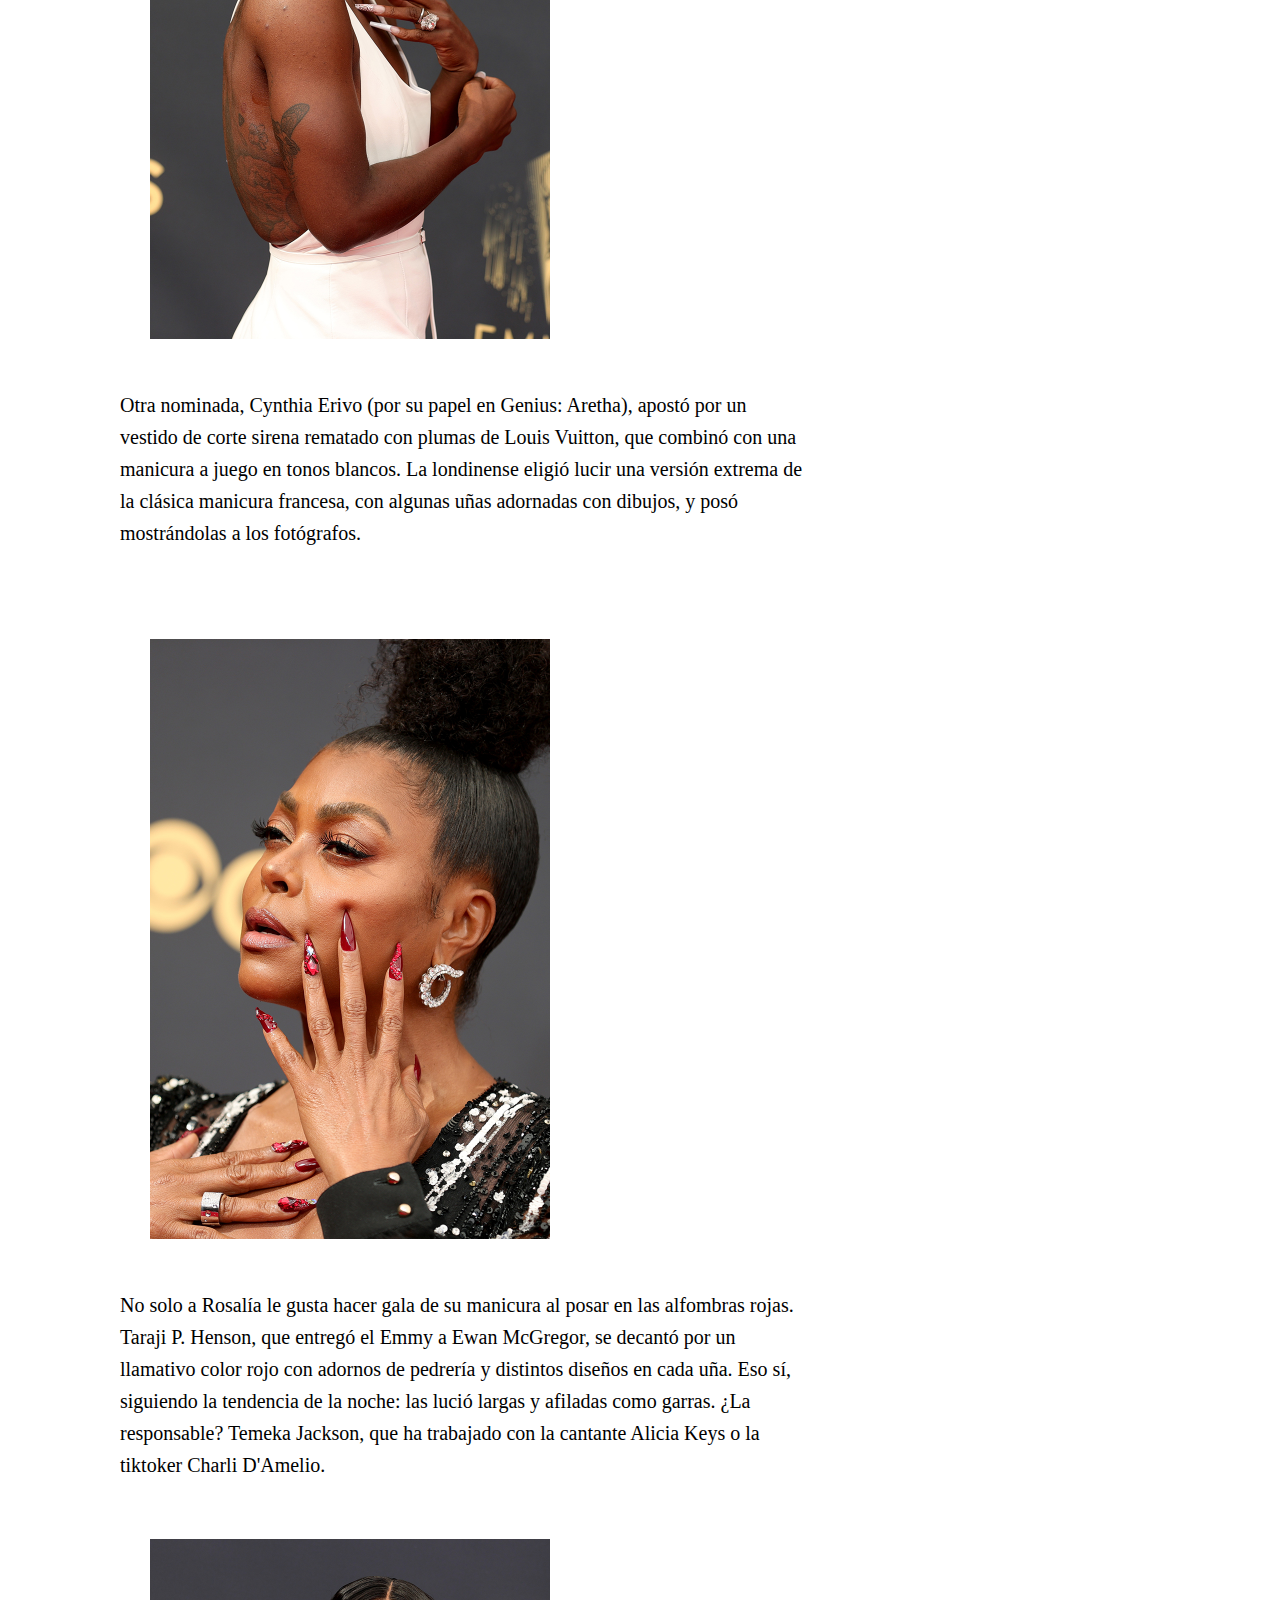
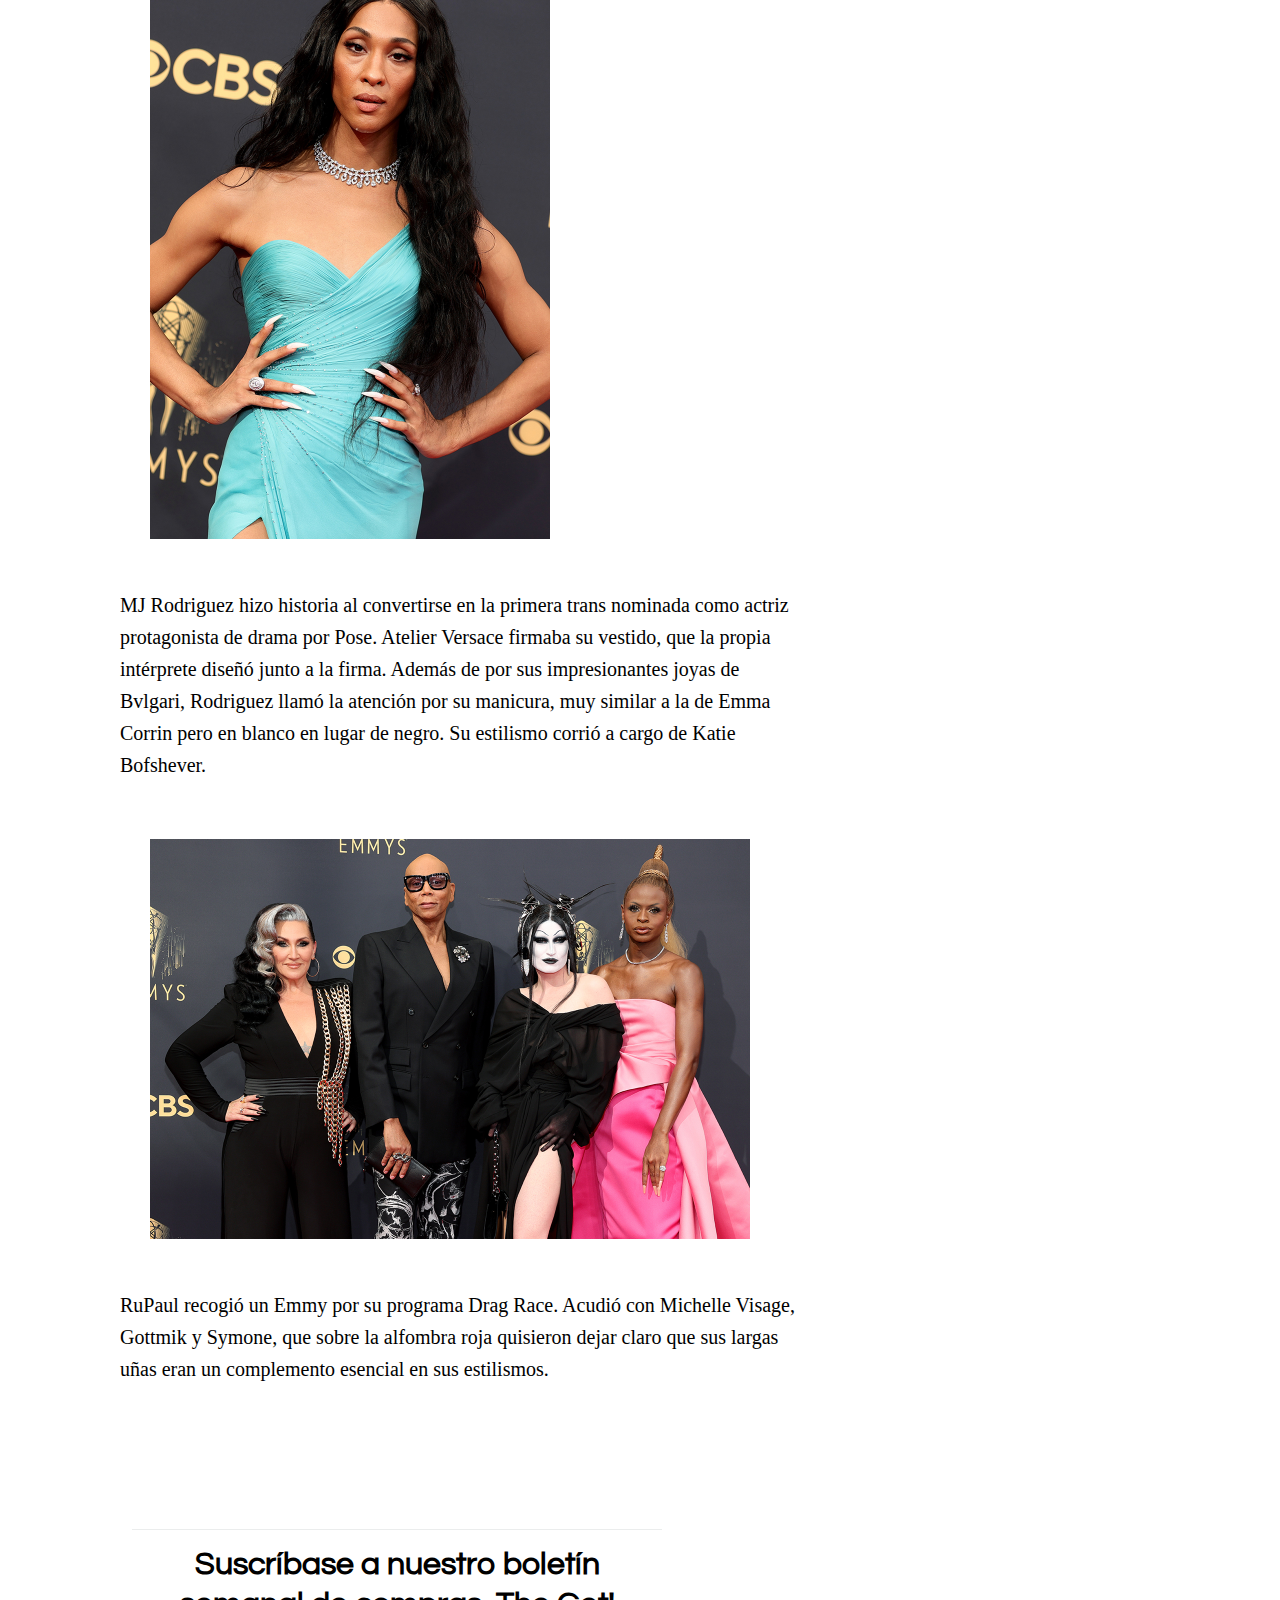
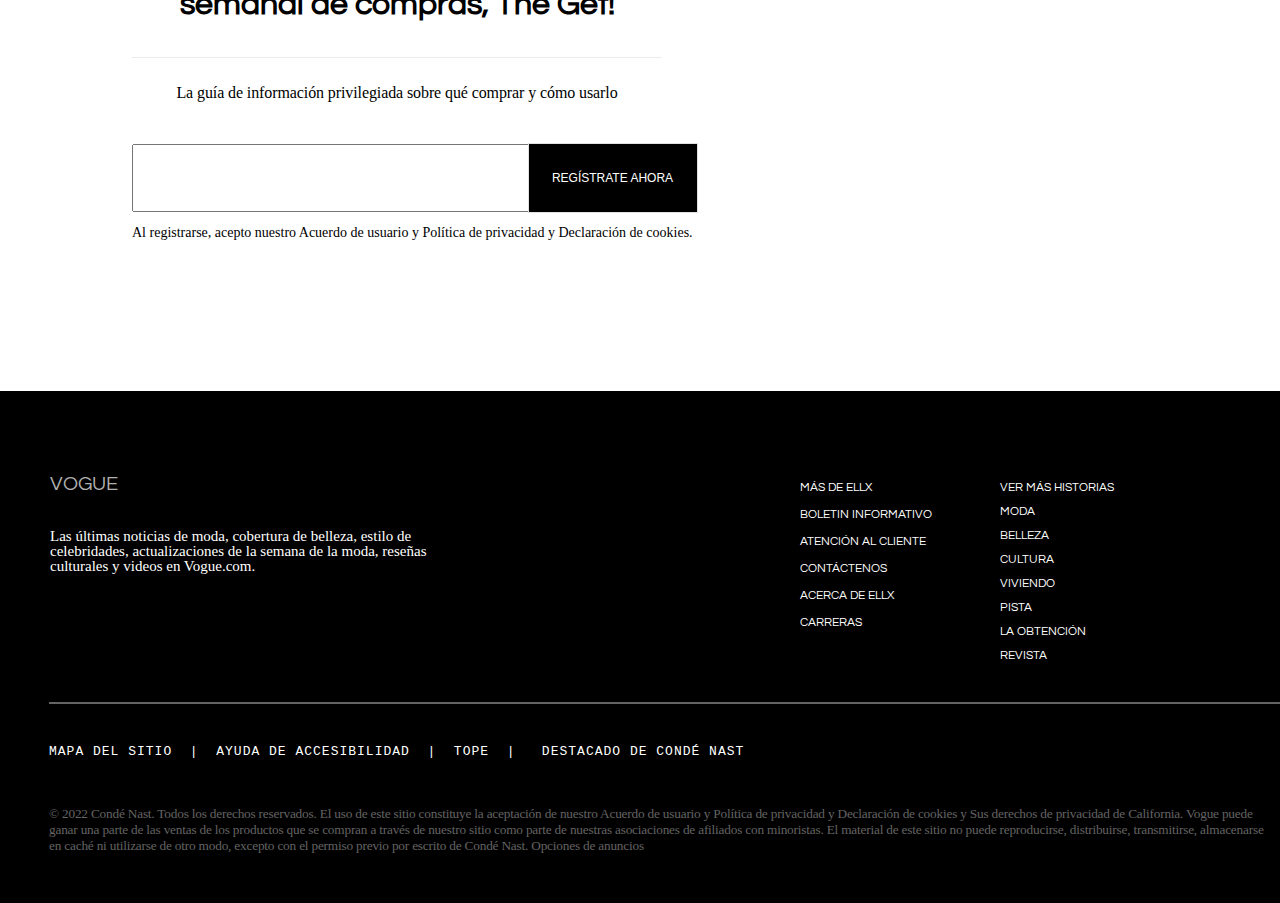
<file: HTML_Secundarios/Noticias/TODAS LAS NOTICIAS/Emma Corrin no fue la única las uñas garra, protagonistas de la alfombra roja/Emma Corrin no fue la única.html>
<!DOCTYPE html>
<html lang="en">
<head>
    <meta charset="UTF-8">
    <meta http-equiv="X-UA-Compatible" content="IE=edge">
    <meta name="viewport" content="width=device-width, initial-scale=1.0">
    <link rel="stylesheet" href="estilo_plantilla.css">
    <link rel="preconnect" href="https://fonts.googleapis.com/%22%3E">
    <link rel="preconnect" href="https://fonts.gstatic.com/" crossorigin>
    <link href="https://fonts.googleapis.com/css2?family=Questrial&display=swap" rel="stylesheet">
    <link rel="preconnect" href="https://fonts.googleapis.com">
    <link rel="preconnect" href="https://fonts.gstatic.com" crossorigin>
    <link href="https://fonts.googleapis.com/css2?family=EB+Garamond:ital@1&display=swap" rel="stylesheet">
    <title>Emma Corrin</title>
</head>
<body>
    <div class="cuerpo">
        <div class="header">

            <!--TÍTULO Y SIGN IN-->

            <div class="intro">

                <div class="titulo">
    
                    <a href="#">VOGUE</a>
    
                </div>
    
                <div class="login">
    
                    <a href="HTML_Secundarios/login/login.html">SIGN IN</a>
    
                    <img src="lupa.png" alt="Elemento no disponible" width="20px" height="20px">
    
                </div>
    
            </div>

            <!--MENÚ-->
            <div class="menu">

                <ul>
    
                    <li class="prueba"><a href=""></a> NOVEDADES</li>
    
                    <li><a href=""></a> LOS MÁS VENDIDOS</li>
    
                    <li><a href=""></a> ROSTRO</li>
    
                    <li><a href=""></a> OJOS</li>
    
                    <li><a href=""></a> LABIOS</li>
    
                    <li><a href=""></a> UÑAS</li>
    
                    <li><a href=""></a> COMPRAR</li>
    
                    <li><a href=""></a> CLUB</li>
    
                    <li><a href=""></a> GALERÍA</li>
    
                </ul>
            
            </div>

        </div>
        
        <!--PLANTILLA-->
        <div class="plantilla">
            
            <div class="tituloPlantilla">
                <p>Emma Corrin no fue la única: las ‘uñas garra’, protagonistas de la alfombra roja</p>
            </div>

            <div id="linea1Emma" class="linea">
                
            </div>

            <img id="imagen1Emma" src="1.jpg" width="400px"> 

            <div class="texto">
                <p>
                    Hubo manicuras para todos los gustos sobre la alfombra roja del Microsoft Theather de Los Ángeles, 
                    pero las 'uñas garra' que lucieron muchas de las nominadas, como Emma Corrin (Lady Di en The Crown), 
                    llamaron poderosamente la atención. La joven actriz británica, de 25 años, arriesgó con un estilismo 
                    firmado por Miu Miu con un gorro que pronto fue objeto de comparaciones en las redes con los uniformes
                     de El cuento de la criada. En su discreto look de belleza destacaban unos guantes sin dedos que enfatizaban
                      el protagonismo de lo que Popsugar bautizó como 'uñas stiletto', negras y afiladas como esos tacones. 
                      La responsable de esta impactante manicura fue la londinense Simone Cummings, que ya ha trabajado con 
                      la actriz en otras ocasiones, como en su reciente portada para W Magazine.
                </p>
            </div>

            <img id="imagen2Emma" src="2.jpg" width="400px">

            <div class="texto">
                <p>
                    Otra nominada, Cynthia Erivo (por su papel en Genius: Aretha), apostó por un vestido de corte sirena rematado
                     con plumas de Louis Vuitton, que combinó con una manicura a juego en tonos blancos. La londinense eligió lucir
                      una versión extrema de la clásica manicura francesa, con algunas uñas adornadas con dibujos, y posó mostrándolas
                       a los fotógrafos.
                </p>
            </div>

            <img id="imagen3Emma" src="3.jpg" width="400px">

            <div class="texto">
                <p>
                    No solo a Rosalía le gusta hacer gala de su manicura al posar en las alfombras rojas. Taraji P. Henson, que entregó
                     el Emmy a Ewan McGregor, se decantó por un llamativo color rojo con adornos de pedrería y distintos diseños en cada
                      uña. Eso sí, siguiendo la tendencia de la noche: las lució largas y afiladas como garras. ¿La responsable? Temeka 
                      Jackson, que ha trabajado con la cantante Alicia Keys o la tiktoker Charli D'Amelio.
                </p>
            </div>

            <img id="imagen4Emma" src="4.jpg" width="400px">

            <div class="texto">
                <p>
                    MJ Rodriguez hizo historia al convertirse en la primera trans nominada como actriz protagonista de drama por Pose. 
                    Atelier Versace firmaba su vestido, que la propia intérprete diseñó junto a la firma. Además de por sus impresionantes
                     joyas de Bvlgari, Rodriguez llamó la atención por su manicura, muy similar a la de Emma Corrin pero en blanco en lugar
                      de negro. Su estilismo corrió a cargo de Katie Bofshever.
                </p>
            </div>

            <img id="imagen5Emma" src="5.jpg" width="600px">

            <div id="texto1Emma" class="texto">
                <p>
                    RuPaul recogió un Emmy por su programa Drag Race. Acudió con Michelle Visage, Gottmik y Symone, que sobre la alfombra roja 
                    quisieron dejar claro que sus largas uñas eran un complemento esencial en sus estilismos.
                </p>
            </div>

            <div class="inicioSesion">
                <p id="titulo">Suscríbase a nuestro boletín semanal de compras, The Get!</p>
                <p id="debajoTitulo">La guía de información privilegiada sobre qué comprar y cómo usarlo</p>
                <form method="post">
                    <p><input type="email" size="20px"><input type="submit" value="REGÍSTRATE AHORA"></p> 
                </form>
                <p id="debajoInput">Al registrarse, acepto nuestro Acuerdo de usuario y Política de privacidad y Declaración de cookies.</p>
            </div>

        </div>

        <div class="footer">
            <div class="redes">
                <p id="titulo">VOGUE</p>
                <p id="debajoTitulo">Las últimas noticias de moda, cobertura de belleza, estilo de celebridades, actualizaciones de la semana de la moda, reseñas culturales y videos en Vogue.com.</p>
                <ul id="redesSociales">
                    
                </ul>
            </div>

            <div id="texto1">
                <p>MÁS DE ELLX</p>
                <p>BOLETIN INFORMATIVO</p>
                <p>ATENCIÓN AL CLIENTE</p>
                <p>CONTÁCTENOS</p>
                <p>ACERCA DE ELLX</p>
                <p>CARRERAS</p>
            </div>

            <div id="texto2">
                <p>VER MÁS HISTORIAS</p>
                <p>MODA</p>
                <p>BELLEZA</p>
                <p>CULTURA</p>
                <p>VIVIENDO</p>
                <p>PISTA</p>
                <p>LA OBTENCIÓN</p>
                <p>REVISTA</p>
            </div>

            <div id="linea"></div>

            <div id="texto3">
                <pre>MAPA DEL SITIO  |  AYUDA DE ACCESIBILIDAD  |  TOPE  |   DESTACADO DE CONDÉ NAST</pre>
            </div>

            <div id="acuerdos">
                <p>
                    © 2022 Condé Nast. Todos los derechos reservados. El uso de este sitio constituye la aceptación de nuestro Acuerdo de usuario
                    y Política de privacidad y Declaración de cookies y Sus derechos de privacidad de California. Vogue puede ganar una parte de
                    las ventas de los productos que se compran a través de nuestro sitio como parte de nuestras asociaciones de afiliados con
                    minoristas. El material de este sitio no puede reproducirse, distribuirse, transmitirse, almacenarse en caché ni utilizarse de
                    otro modo, excepto con el permiso previo por escrito de Condé Nast. Opciones de anuncios
                </p>
            </div>
        </div>

    </div>
</body>
</html>
</file>
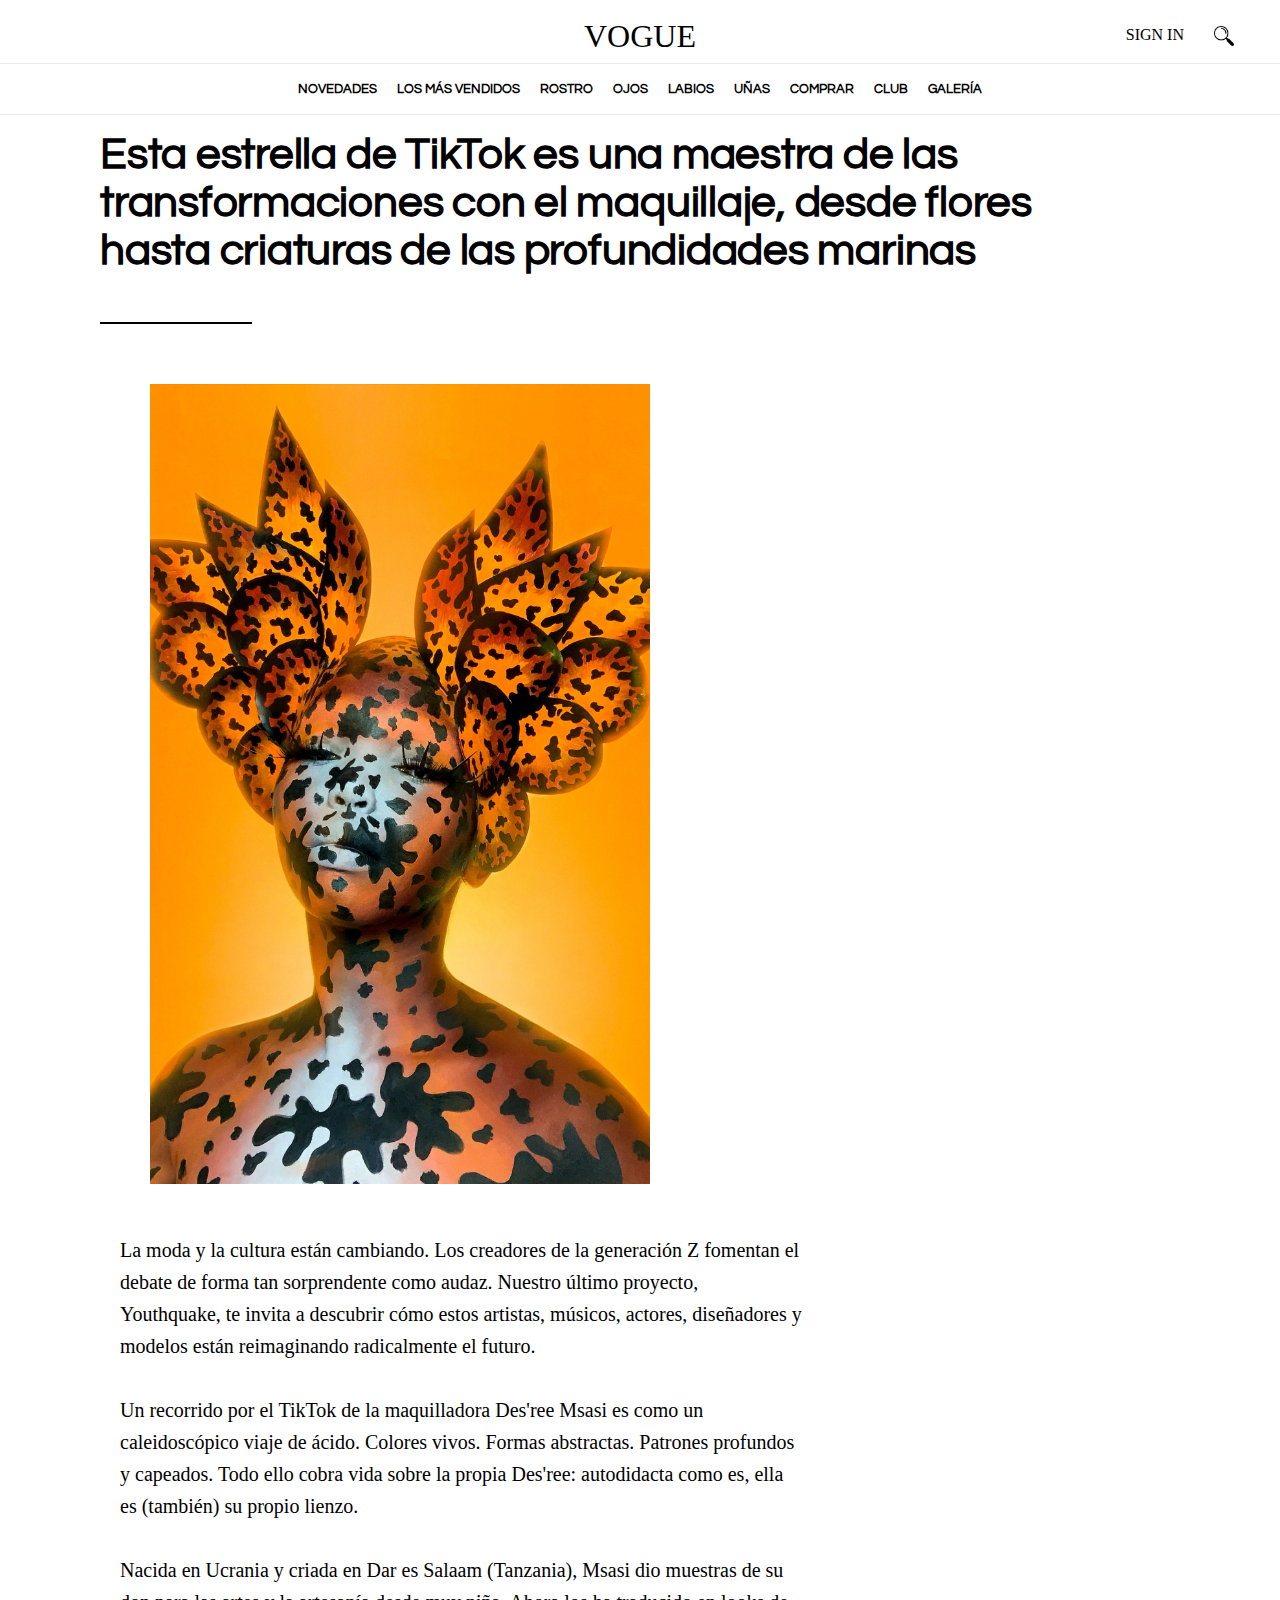
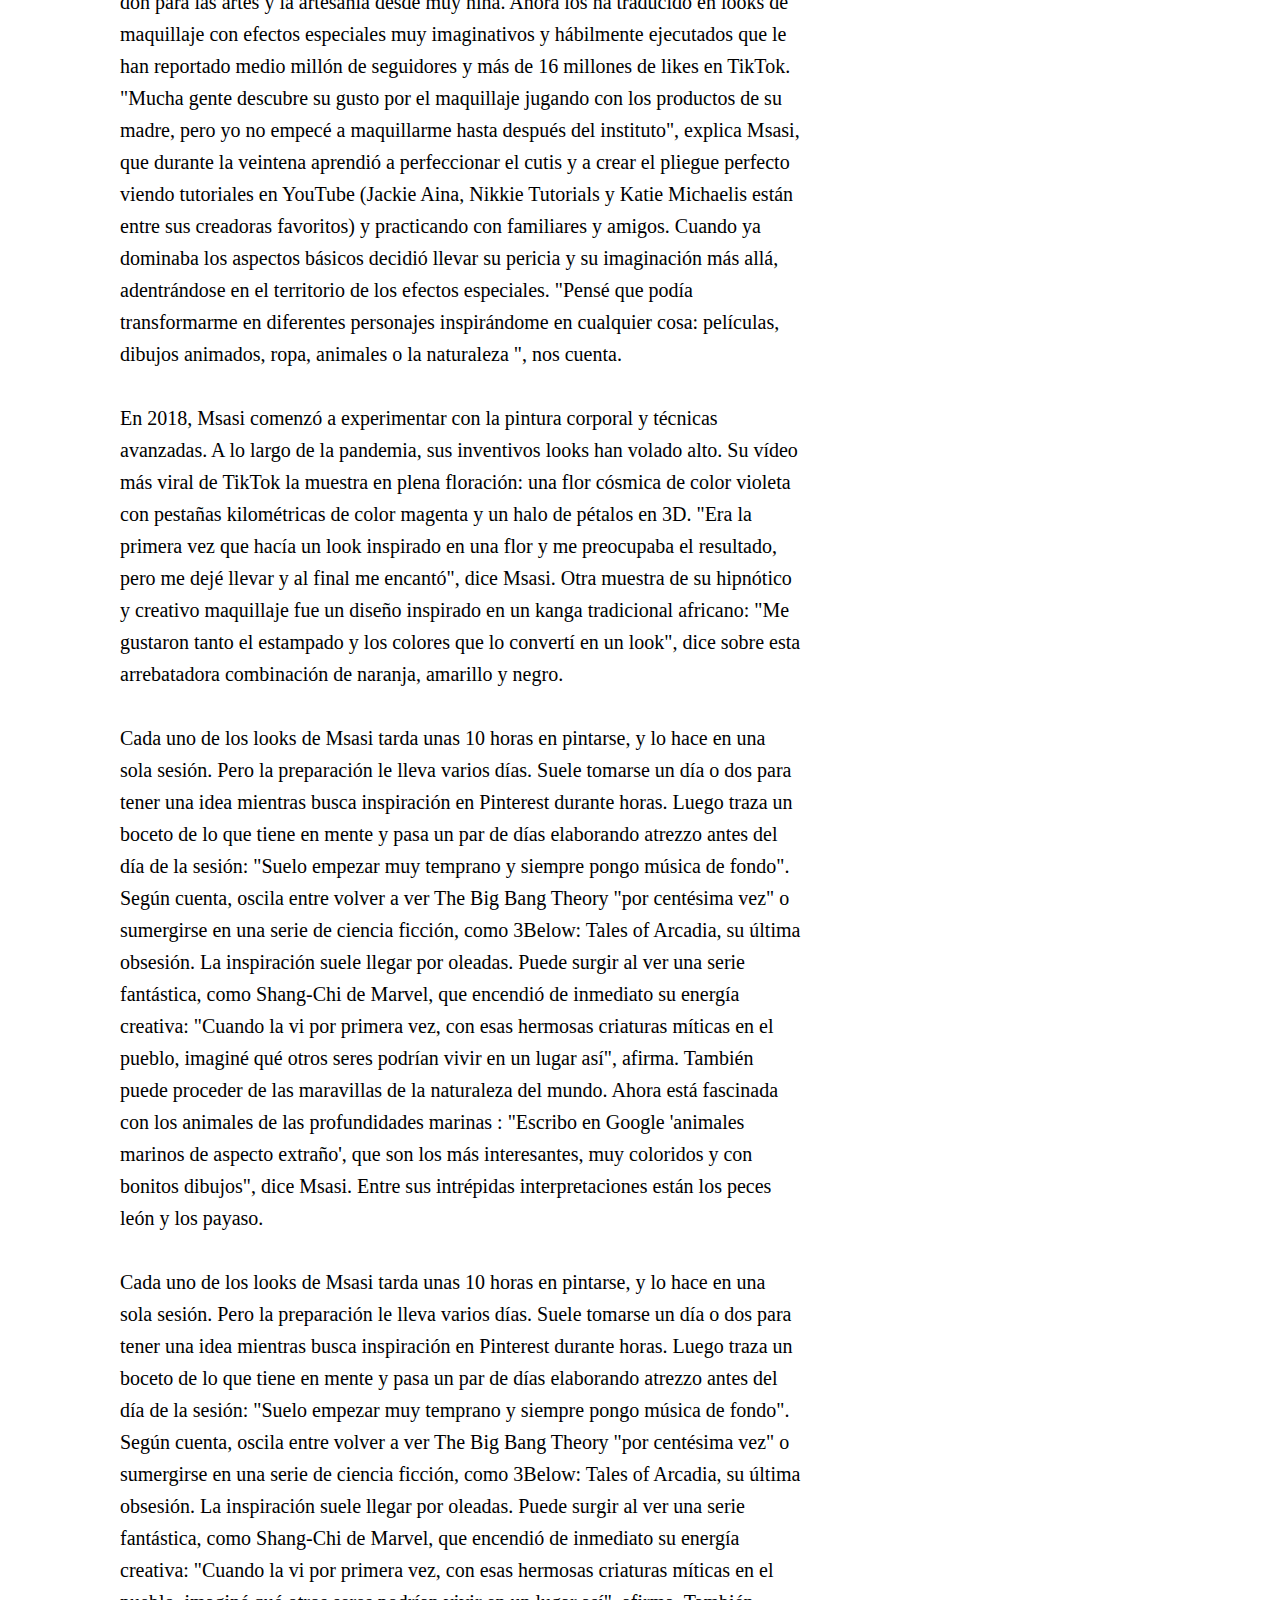
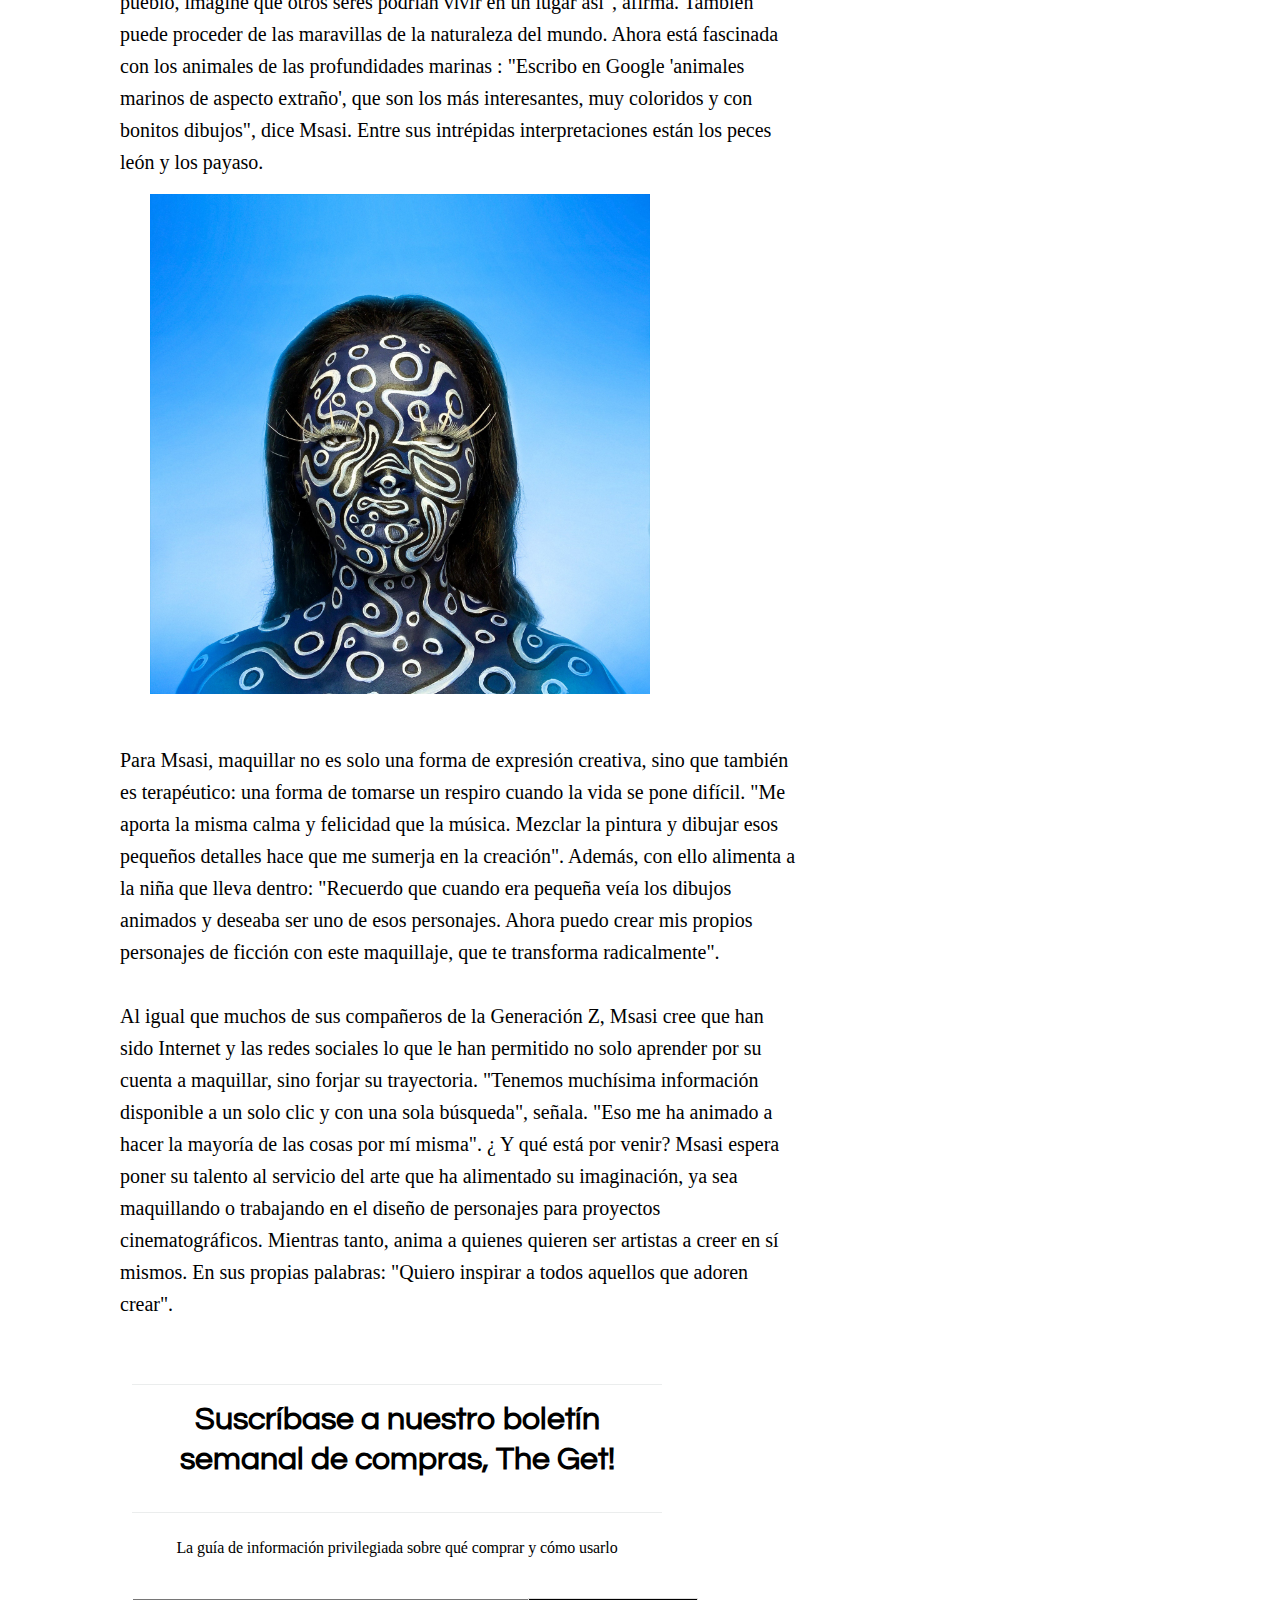
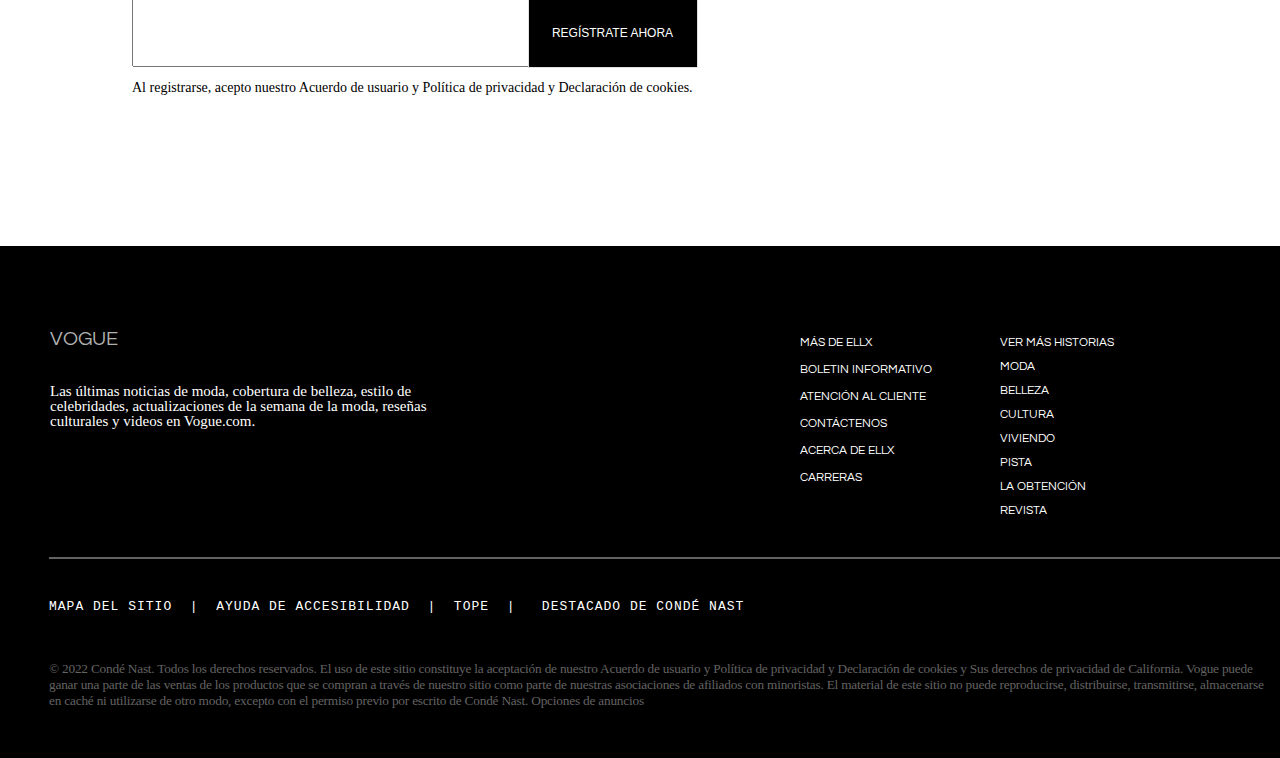
<file: HTML_Secundarios/Noticias/TODAS LAS NOTICIAS/Esta estrella de TikTok es una maestra de las transformaciones con el maquillaje/Esta estrella de TikTok.html>
<!DOCTYPE html>
<html lang="en">
<head>
    <meta charset="UTF-8">
    <meta http-equiv="X-UA-Compatible" content="IE=edge">
    <meta name="viewport" content="width=device-width, initial-scale=1.0">
    <link rel="stylesheet" href="estilo_plantilla.css">
    <link rel="preconnect" href="https://fonts.googleapis.com/%22%3E">
    <link rel="preconnect" href="https://fonts.gstatic.com/" crossorigin>
    <link href="https://fonts.googleapis.com/css2?family=Questrial&display=swap" rel="stylesheet">
    <link rel="preconnect" href="https://fonts.googleapis.com">
    <link rel="preconnect" href="https://fonts.gstatic.com" crossorigin>
    <link href="https://fonts.googleapis.com/css2?family=EB+Garamond:ital@1&display=swap" rel="stylesheet">
    <title>Esta estrella de Tiktok</title>
</head>
<body>
    <div class="cuerpo">
        <div class="header">

            <!--TÍTULO Y SIGN IN-->

            <div class="intro">

                <div class="titulo">
    
                    <a href="#">VOGUE</a>
    
                </div>
    
                <div class="login">
    
                    <a href="HTML_Secundarios/login/login.html">SIGN IN</a>
    
                    <img src="lupa.png" alt="Elemento no disponible" width="20px" height="20px">
    
                </div>
    
            </div>

            <!--MENÚ-->
            <div class="menu">

                <ul>
    
                    <li class="prueba"><a href=""></a> NOVEDADES</li>
    
                    <li><a href=""></a> LOS MÁS VENDIDOS</li>
    
                    <li><a href=""></a> ROSTRO</li>
    
                    <li><a href=""></a> OJOS</li>
    
                    <li><a href=""></a> LABIOS</li>
    
                    <li><a href=""></a> UÑAS</li>
    
                    <li><a href=""></a> COMPRAR</li>
    
                    <li><a href=""></a> CLUB</li>
    
                    <li><a href=""></a> GALERÍA</li>
    
                </ul>
            
            </div>

        </div>
        
        <!--PLANTILLA-->
        <div class="plantilla">
            
            <div class="tituloPlantilla">
                <p>
                    Esta estrella de TikTok es una maestra de las transformaciones con el maquillaje, 
                    desde flores hasta criaturas de las profundidades marinas
                </p>
            </div>

            <div id="linea1Tiktok" class="linea">
            </div>

            <img id="foto1Tiktok" src="1.jpg" height="800px" width="500px">

            <div class="texto" id="texto1Tiktok">
                <p>
                    La moda y la cultura están cambiando. Los creadores de la generación Z fomentan 
                    el debate de forma tan sorprendente como audaz. Nuestro último proyecto, Youthquake, 
                    te invita a descubrir cómo estos artistas, músicos, actores, diseñadores y modelos están
                     reimaginando radicalmente el futuro.
                </p>
                <br>
                <p>
                    Un recorrido por el TikTok de la maquilladora Des'ree Msasi es como un caleidoscópico viaje 
                    de ácido. Colores  vivos. Formas abstractas. Patrones profundos y  capeados. Todo ello cobra 
                    vida sobre la propia Des'ree: autodidacta como es, ella es (también) su propio lienzo.
                </p>
                <br>
                <p>
                    Nacida en Ucrania y criada en Dar es Salaam (Tanzania), Msasi dio muestras de su don para las 
                    artes y la artesanía desde muy niña. Ahora los ha traducido en looks de maquillaje con efectos 
                    especiales muy imaginativos y hábilmente ejecutados que le han reportado medio millón de seguidores 
                    y más de 16 millones de likes en TikTok. "Mucha gente descubre su gusto por el maquillaje jugando con 
                    los productos de su madre, pero yo no empecé a maquillarme hasta después del instituto", explica Msasi, 
                    que durante la veintena aprendió a perfeccionar el cutis y a crear el pliegue perfecto viendo tutoriales 
                    en YouTube (Jackie Aina, Nikkie Tutorials y Katie Michaelis están entre sus creadoras favoritos) y 
                    practicando con familiares y amigos. Cuando ya dominaba los aspectos básicos decidió llevar su pericia y
                     su imaginación más allá, adentrándose en el territorio de los efectos especiales. "Pensé que podía 
                     transformarme en diferentes personajes inspirándome en cualquier cosa: películas, dibujos animados, 
                     ropa, animales o la naturaleza ", nos cuenta.
                </p>
                <br>
                <p>
                    En 2018, Msasi comenzó a experimentar con la pintura corporal y técnicas avanzadas. A lo largo de la 
                    pandemia, sus inventivos looks han volado alto. Su vídeo más viral de TikTok la muestra en plena floración:
                     una flor cósmica de color violeta con pestañas kilométricas de color magenta y un halo de pétalos en 3D. 
                     "Era la primera vez que hacía un look inspirado en una flor y me preocupaba el resultado, pero me dejé 
                     llevar y al final me encantó", dice Msasi. Otra muestra de su hipnótico y creativo maquillaje fue un diseño
                      inspirado en un kanga tradicional africano: "Me gustaron tanto el estampado y los colores que lo convertí 
                      en un look", dice sobre esta arrebatadora combinación de naranja, amarillo y negro.
                </p>
                <br>
                <p>
                    Cada uno de los looks de Msasi tarda unas 10 horas en pintarse, y lo hace en una sola sesión. Pero la preparación
                     le lleva varios días. Suele tomarse un día o dos para tener una idea mientras busca inspiración en Pinterest 
                     durante horas. Luego traza un boceto de lo que tiene en mente y pasa un par de días elaborando atrezzo antes 
                     del día de la sesión: "Suelo empezar muy temprano y siempre pongo música de fondo". Según cuenta, oscila entre
                      volver a ver The Big Bang Theory "por centésima vez" o sumergirse en una serie de ciencia ficción,  como 3Below:
                       Tales of Arcadia, su última obsesión. La inspiración suele llegar por oleadas. Puede surgir al ver una serie 
                       fantástica, como Shang-Chi de Marvel, que encendió de inmediato su energía creativa: "Cuando la vi por primera 
                       vez, con esas hermosas criaturas míticas en el pueblo, imaginé qué otros seres podrían vivir en un lugar así", 
                       afirma. También puede proceder de las maravillas de la naturaleza del mundo. Ahora está fascinada con los animales
                        de las profundidades marinas : "Escribo en Google 'animales marinos de aspecto extraño', que son los más interesantes,
                         muy coloridos y con bonitos dibujos", dice Msasi. Entre sus intrépidas interpretaciones están los peces león y los payaso.
                </p>
                <br>
                <p>
                    Cada uno de los looks de Msasi tarda unas 10 horas en pintarse, y lo hace en una sola sesión. Pero la preparación le lleva 
                    varios días. Suele tomarse un día o dos para tener una idea mientras busca inspiración en Pinterest durante horas. Luego
                     traza un boceto de lo que tiene en mente y pasa un par de días elaborando atrezzo antes del día de la sesión: "Suelo empezar
                      muy temprano y siempre pongo música de fondo". Según cuenta, oscila entre volver a ver The Big Bang Theory "por centésima 
                      vez" o sumergirse en una serie de ciencia ficción,  como 3Below: Tales of Arcadia, su última obsesión. La inspiración suele
                       llegar por oleadas. Puede surgir al ver una serie fantástica, como Shang-Chi de Marvel, que encendió de inmediato su energía 
                       creativa: "Cuando la vi por primera vez, con esas hermosas criaturas míticas en el pueblo, imaginé qué otros seres podrían vivir
                        en un lugar así", afirma. También puede proceder de las maravillas de la naturaleza del mundo. Ahora está fascinada con los animales
                         de las profundidades marinas : "Escribo en Google 'animales marinos de aspecto extraño', que son los más interesantes, muy coloridos 
                         y con bonitos dibujos", dice Msasi. Entre sus intrépidas interpretaciones están los peces león y los payaso.
                </p>
            </div>

            <img src="2.jpg" width="500px">

            <div id="texto2Tiktok" class="texto">
                <p>
                    Para Msasi, maquillar no es solo una forma de expresión creativa, sino que también es terapéutico: una forma de tomarse un 
                    respiro cuando la vida se pone difícil. "Me aporta la misma calma y felicidad que la música. Mezclar la pintura y dibujar 
                    esos pequeños detalles hace que me sumerja en la creación". Además, con ello alimenta a la niña que lleva dentro: "Recuerdo
                     que cuando era pequeña veía los dibujos animados y deseaba ser uno de esos personajes. Ahora puedo crear mis propios 
                     personajes de ficción con este maquillaje, que te transforma radicalmente".
                </p>
                <br>
                <p>
                    Al igual que muchos de sus compañeros de la Generación Z, Msasi cree que han sido Internet y las redes sociales lo que le 
                    han permitido no solo aprender por su cuenta a maquillar, sino forjar su trayectoria. "Tenemos muchísima información 
                    disponible a un solo clic y con una sola búsqueda", señala. "Eso me ha animado a hacer la mayoría de las cosas por mí misma".
                     ¿ Y qué está por venir? Msasi espera poner su talento al servicio del arte que ha alimentado su imaginación, ya sea 
                     maquillando o trabajando en el diseño de personajes para proyectos cinematográficos. Mientras tanto, anima a quienes quieren
                      ser artistas a creer en sí mismos. En sus propias palabras: "Quiero inspirar a todos aquellos que adoren crear".
                </p>
            </div>


            <div class="inicioSesion">
                <p id="titulo">Suscríbase a nuestro boletín semanal de compras, The Get!</p>
                <p id="debajoTitulo">La guía de información privilegiada sobre qué comprar y cómo usarlo</p>
                <form method="post">
                    <p><input type="email" size="20px"><input type="submit" value="REGÍSTRATE AHORA"></p> 
                </form>
                <p id="debajoInput">Al registrarse, acepto nuestro Acuerdo de usuario y Política de privacidad y Declaración de cookies.</p>
            </div>

        </div>

        <div class="footer">
            <div class="redes">
                <p id="titulo">VOGUE</p>
                <p id="debajoTitulo">Las últimas noticias de moda, cobertura de belleza, estilo de celebridades, actualizaciones de la semana de la moda, reseñas culturales y videos en Vogue.com.</p>
                <ul id="redesSociales">
                   
                </ul>
            </div>

            <div id="texto1">
                <p>MÁS DE ELLX</p>
                <p>BOLETIN INFORMATIVO</p>
                <p>ATENCIÓN AL CLIENTE</p>
                <p>CONTÁCTENOS</p>
                <p>ACERCA DE ELLX</p>
                <p>CARRERAS</p>
            </div>

            <div id="texto2">
                <p>VER MÁS HISTORIAS</p>
                <p>MODA</p>
                <p>BELLEZA</p>
                <p>CULTURA</p>
                <p>VIVIENDO</p>
                <p>PISTA</p>
                <p>LA OBTENCIÓN</p>
                <p>REVISTA</p>
            </div>

            <div id="linea"></div>

            <div id="texto3">
                <pre>MAPA DEL SITIO  |  AYUDA DE ACCESIBILIDAD  |  TOPE  |   DESTACADO DE CONDÉ NAST</pre>
            </div>

            <div id="acuerdos">
                <p>
                    © 2022 Condé Nast. Todos los derechos reservados. El uso de este sitio constituye la aceptación de nuestro Acuerdo de usuario
                    y Política de privacidad y Declaración de cookies y Sus derechos de privacidad de California. Vogue puede ganar una parte de
                    las ventas de los productos que se compran a través de nuestro sitio como parte de nuestras asociaciones de afiliados con
                    minoristas. El material de este sitio no puede reproducirse, distribuirse, transmitirse, almacenarse en caché ni utilizarse de
                    otro modo, excepto con el permiso previo por escrito de Condé Nast. Opciones de anuncios
                </p>
            </div>
        </div>

    </div>
</body>
</html>
</file>
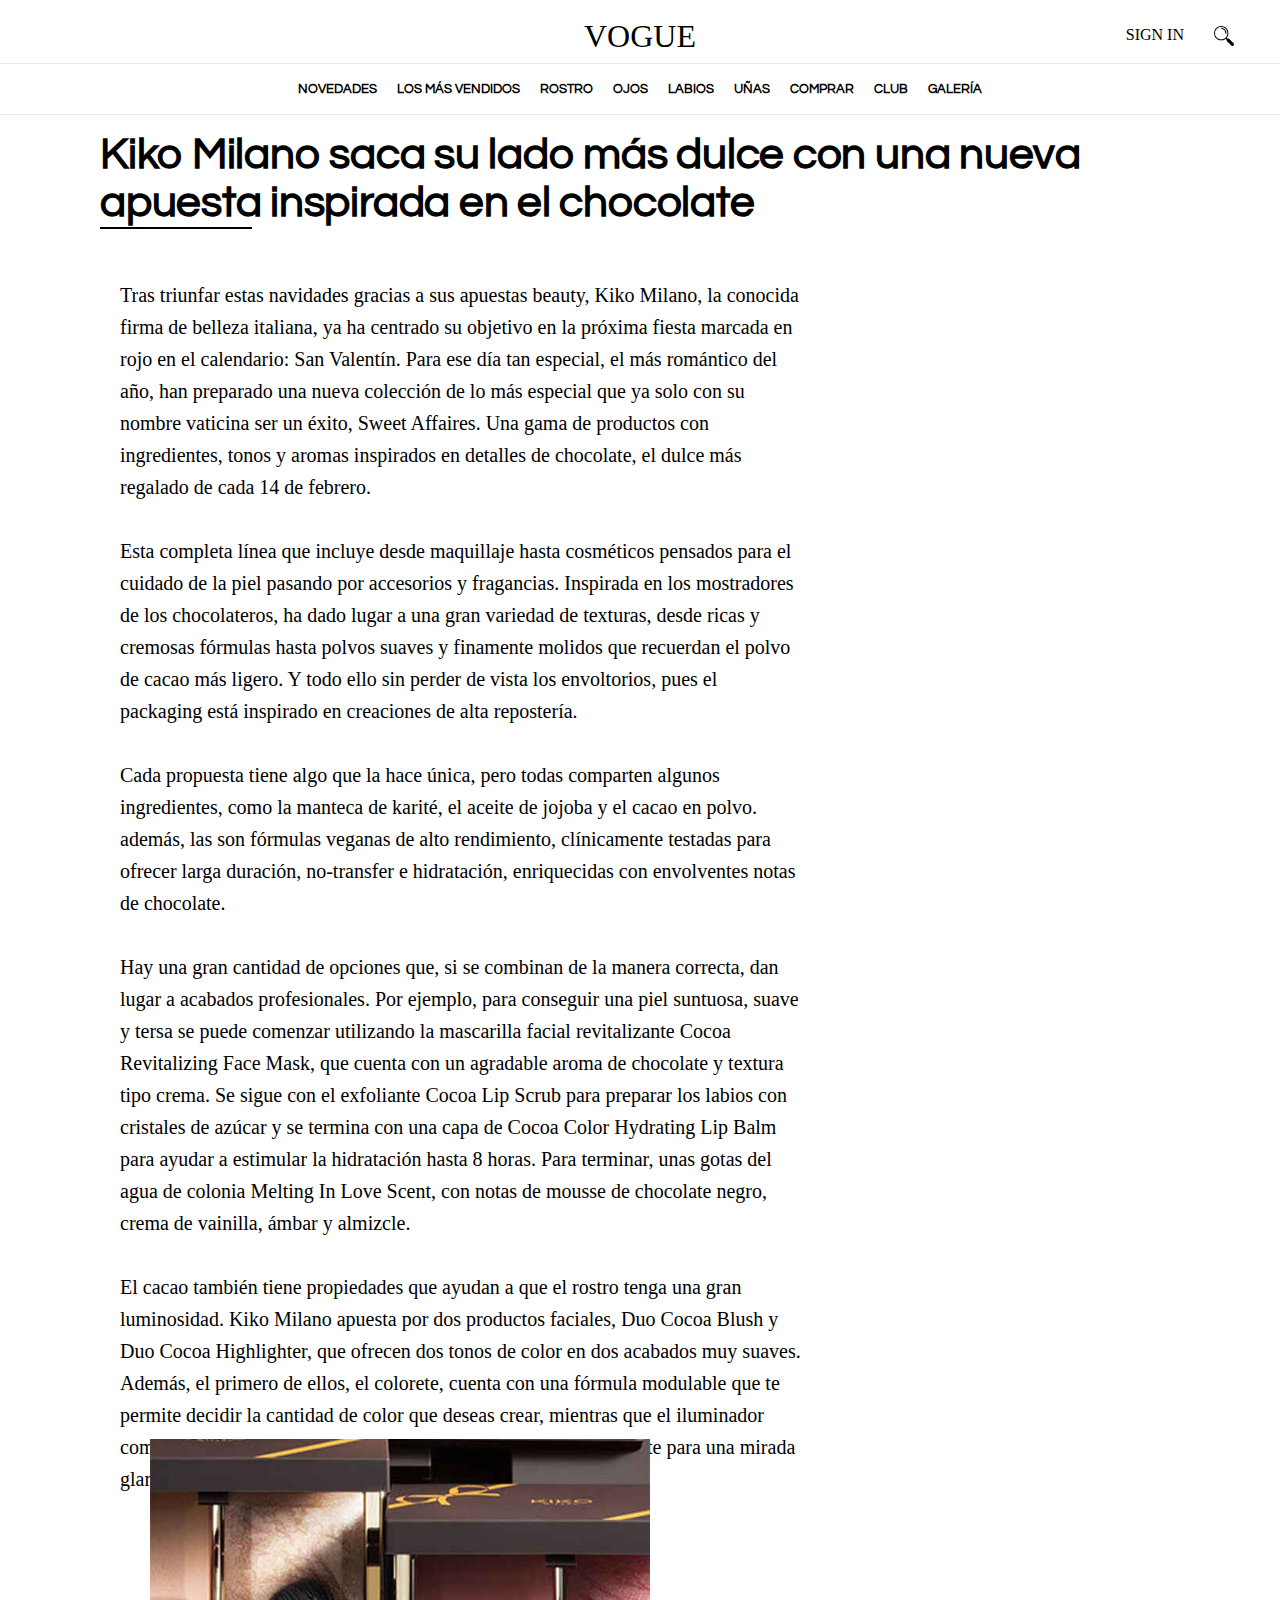
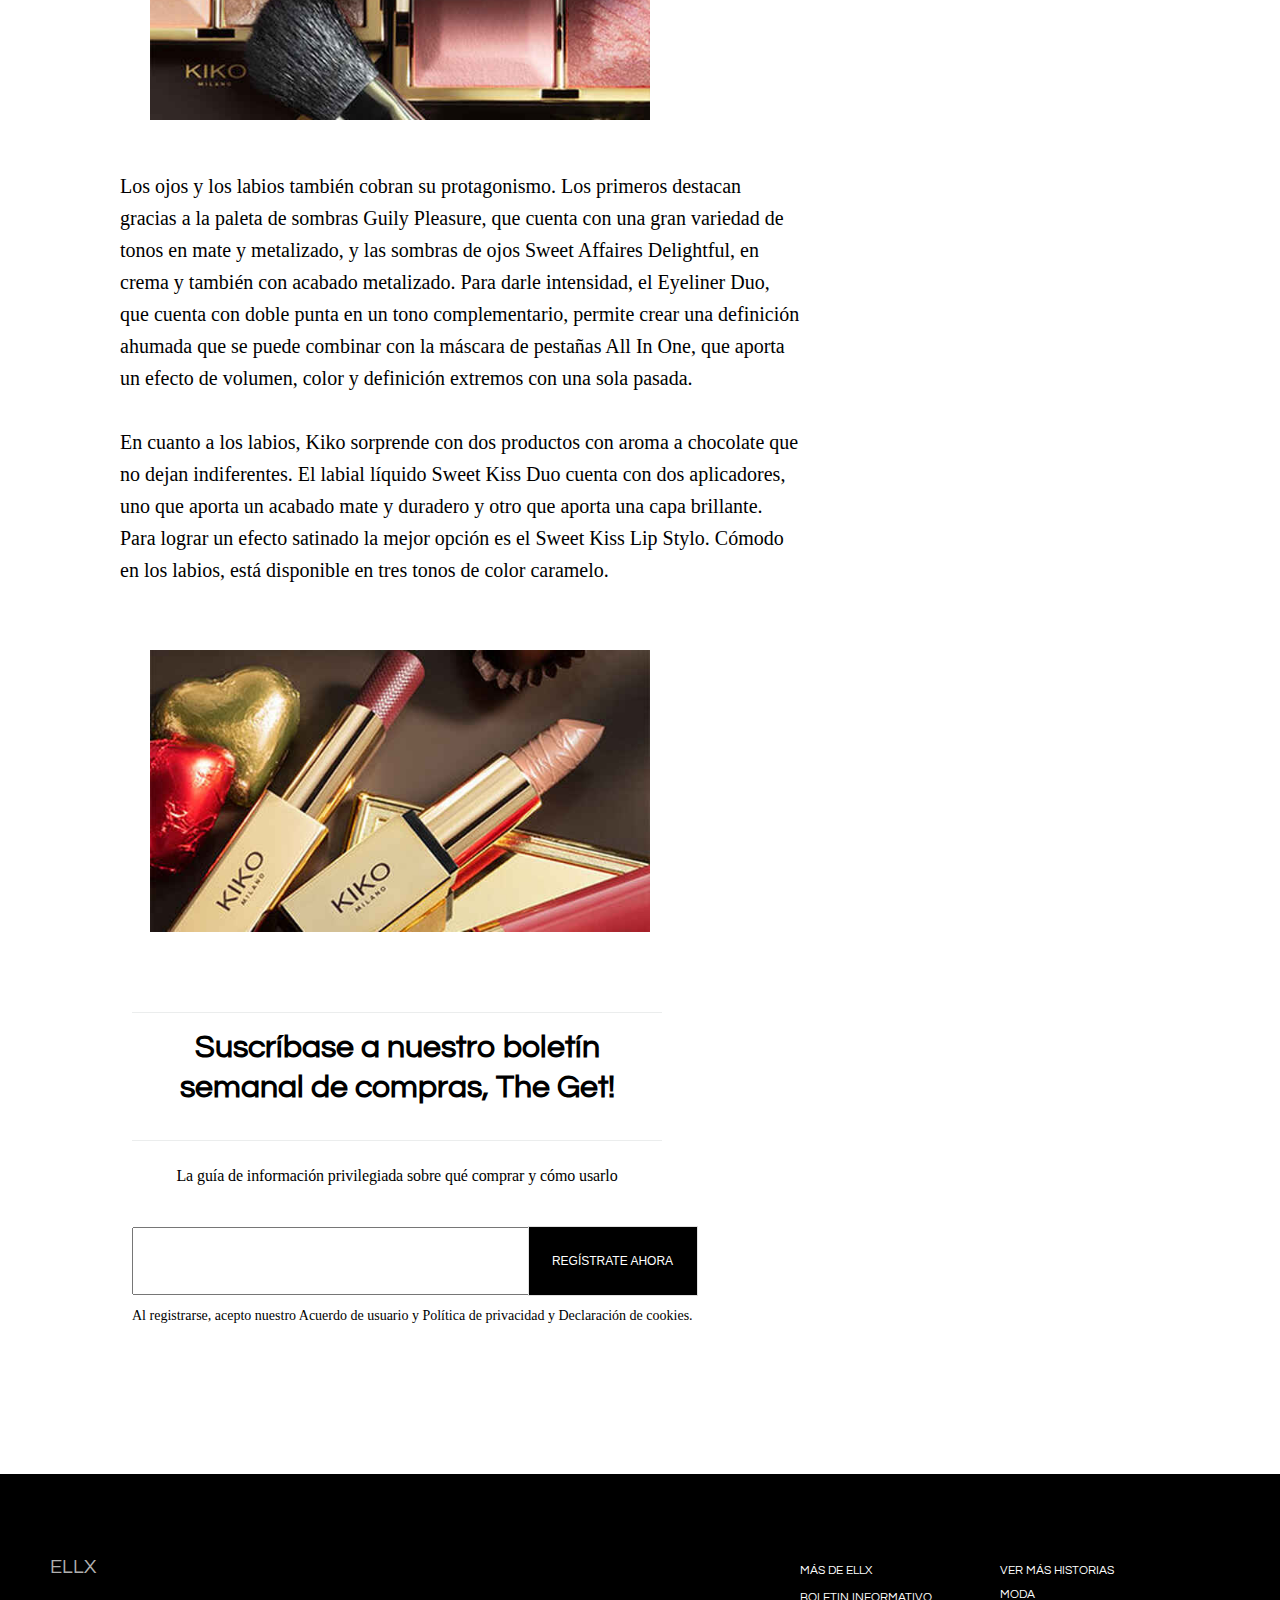
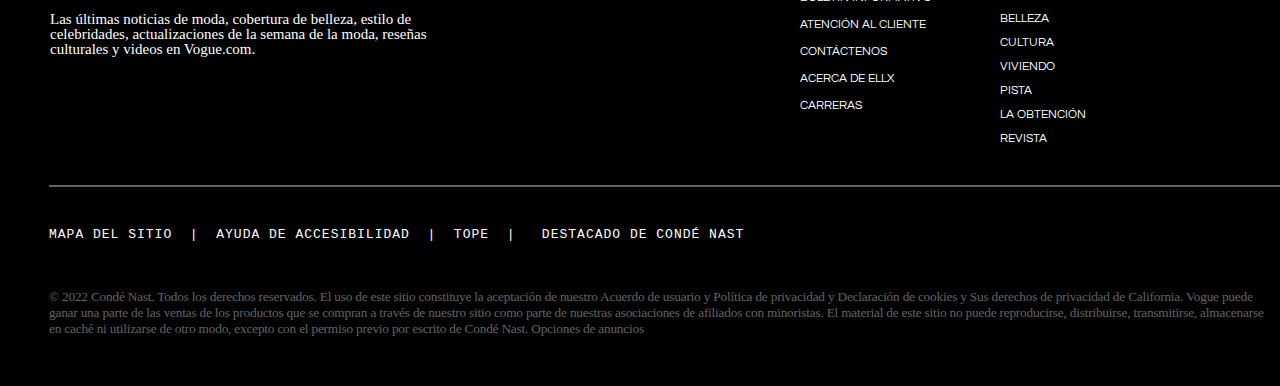
<file: HTML_Secundarios/Noticias/TODAS LAS NOTICIAS/Kiko Milano saca su lado más dulce con una nueva apuesta inspirada en el chocolate/Kiko Milano saca su lado.html>
<!DOCTYPE html>
<html lang="en">
<head>
    <meta charset="UTF-8">
    <meta http-equiv="X-UA-Compatible" content="IE=edge">
    <meta name="viewport" content="width=device-width, initial-scale=1.0">
    <link rel="stylesheet" href="estilo_plantilla.css">
    <link rel="preconnect" href="https://fonts.googleapis.com/%22%3E">
    <link rel="preconnect" href="https://fonts.gstatic.com/" crossorigin>
    <link href="https://fonts.googleapis.com/css2?family=Questrial&display=swap" rel="stylesheet">
    <link rel="preconnect" href="https://fonts.googleapis.com">
    <link rel="preconnect" href="https://fonts.gstatic.com" crossorigin>
    <link href="https://fonts.googleapis.com/css2?family=EB+Garamond:ital@1&display=swap" rel="stylesheet">
    <title>Kiko Milano</title>
</head>
<body>
    <div class="cuerpo">
        <div class="header">

            <!--TÍTULO Y SIGN IN-->

            <div class="intro">

                <div class="titulo">
    
                    <a href="#">VOGUE</a>
    
                </div>
    
                <div class="login">
    
                    <a href="HTML_Secundarios/login/login.html">SIGN IN</a>
    
                    <img src="lupa.png" alt="Elemento no disponible" width="20px" height="20px">
    
                </div>
    
            </div>

            <!--MENÚ-->
            <div class="menu">

                <ul>
    
                    <li class="prueba"><a href=""></a> NOVEDADES</li>
    
                    <li><a href=""></a> LOS MÁS VENDIDOS</li>
    
                    <li><a href=""></a> ROSTRO</li>
    
                    <li><a href=""></a> OJOS</li>
    
                    <li><a href=""></a> LABIOS</li>
    
                    <li><a href=""></a> UÑAS</li>
    
                    <li><a href=""></a> COMPRAR</li>
    
                    <li><a href=""></a> CLUB</li>
    
                    <li><a href=""></a> GALERÍA</li>
    
                </ul>
            
            </div>

        </div>
        
        <!--PLANTILLA-->
        <div class="plantilla">
            
            <div class="tituloPlantilla">
                <p>Kiko Milano saca su lado más dulce con una nueva apuesta inspirada en el chocolate</p>
            </div>

            <div class="linea"></div>

            <div class="texto">
                <p>
                    Tras triunfar estas navidades gracias a sus apuestas beauty, Kiko Milano, 
                    la conocida firma de belleza italiana, ya ha centrado su objetivo en la 
                    próxima fiesta marcada en rojo en el calendario: San Valentín. Para ese 
                    día tan especial, el más romántico del año, han preparado una nueva colección 
                    de lo más especial que ya solo con su nombre vaticina ser un éxito, 
                    Sweet Affaires. Una gama de productos con ingredientes, tonos y aromas 
                    inspirados en detalles de chocolate, el dulce más regalado de cada 14 de febrero.
                </p>
                <br>
                <p>
                    Esta completa línea que incluye desde maquillaje hasta cosméticos pensados para el 
                    cuidado de la piel pasando por accesorios y fragancias. Inspirada en los mostradores 
                    de los chocolateros, ha dado lugar a una gran variedad de texturas, desde ricas y cremosas 
                    fórmulas hasta polvos suaves y finamente molidos que recuerdan el polvo de cacao más 
                    ligero. Y todo ello sin perder de vista los envoltorios, pues el packaging está inspirado 
                    en creaciones de alta repostería.
                </p>
                <br>
                <p>
                    Cada propuesta tiene algo que la hace única, pero todas comparten algunos ingredientes, 
                    como la manteca de karité, el aceite de jojoba y el cacao en polvo. además, las son fórmulas
                     veganas de alto rendimiento, clínicamente testadas para ofrecer larga duración, no-transfer 
                     e hidratación, enriquecidas con envolventes notas de chocolate.
                </p>
                <br>
                <p>
                    Hay una gran cantidad de opciones que, si se combinan de la manera correcta, dan lugar a acabados 
                    profesionales. Por ejemplo, para conseguir una piel suntuosa, suave y tersa se puede comenzar 
                    utilizando la mascarilla facial revitalizante Cocoa Revitalizing Face Mask, que cuenta con un 
                    agradable aroma de chocolate y textura tipo crema. Se sigue con el exfoliante Cocoa Lip Scrub 
                    para preparar los labios con cristales de azúcar y se termina con una capa de Cocoa Color Hydrating 
                    Lip Balm para ayudar a estimular la hidratación hasta 8 horas. Para terminar, unas gotas del agua de 
                    colonia Melting In Love Scent, con notas de mousse de chocolate negro, crema de vainilla, ámbar y almizcle.
                </p>
                <br>
                <p>
                    El cacao también tiene propiedades que ayudan a que el rostro tenga una gran luminosidad. Kiko Milano 
                    apuesta por dos productos faciales, Duo Cocoa Blush y Duo Cocoa Highlighter, que ofrecen dos tonos de 
                    color en dos acabados muy suaves. Además, el primero de ellos, el colorete, cuenta con una fórmula modulable
                     que te permite decidir la cantidad de color que deseas crear, mientras que el iluminador combina un acabado
                      radiante natural con una opción súper brillante para una mirada glamurosa.
                </p>
            </div>

            <img src="1.jpg" width="500px">

            <div class="texto">
                <p>
                    Los ojos y los labios también cobran su protagonismo. Los primeros destacan gracias a la paleta de 
                    sombras Guily Pleasure, que cuenta con una gran variedad de tonos en mate y metalizado, y las sombras 
                    de ojos Sweet Affaires Delightful, en crema y también con acabado metalizado. Para darle intensidad,
                     el Eyeliner Duo, que cuenta con doble punta en un tono complementario, permite crear una definición 
                     ahumada que se puede combinar con la máscara de pestañas All In One, que aporta un efecto de volumen, 
                     color y definición extremos con una sola pasada.
                </p>
                <br>
                <p>
                    En cuanto a los labios, Kiko sorprende con dos productos con aroma a chocolate que no dejan indiferentes. 
                    El labial líquido Sweet Kiss Duo cuenta con dos aplicadores, uno que aporta un acabado mate y duradero y
                     otro que aporta una capa brillante. Para lograr un efecto satinado la mejor opción es el Sweet Kiss Lip 
                     Stylo. Cómodo en los labios, está disponible en tres tonos de color caramelo.
                </p>
                <br>
            </div>

            <img id="imagen2KikoMilano" src="2.jpg" width="500px">


            <div class="inicioSesion">
                <p id="titulo">Suscríbase a nuestro boletín semanal de compras, The Get!</p>
                <p id="debajoTitulo">La guía de información privilegiada sobre qué comprar y cómo usarlo</p>
                <form method="post">
                    <p><input type="email" size="20px"><input type="submit" value="REGÍSTRATE AHORA"></p> 
                </form>
                <p id="debajoInput">Al registrarse, acepto nuestro Acuerdo de usuario y Política de privacidad y Declaración de cookies.</p>
            </div>

        </div>

        <div class="footer">
            <div class="redes">
                <p id="titulo">ELLX</p>
                <p id="debajoTitulo">Las últimas noticias de moda, cobertura de belleza, estilo de celebridades, actualizaciones de la semana de la moda, reseñas culturales y videos en Vogue.com.</p>
                <ul id="redesSociales">
                  
                </ul>
            </div>

            <div id="texto1">
                <p>MÁS DE ELLX</p>
                <p>BOLETIN INFORMATIVO</p>
                <p>ATENCIÓN AL CLIENTE</p>
                <p>CONTÁCTENOS</p>
                <p>ACERCA DE ELLX</p>
                <p>CARRERAS</p>
            </div>

            <div id="texto2">
                <p>VER MÁS HISTORIAS</p>
                <p>MODA</p>
                <p>BELLEZA</p>
                <p>CULTURA</p>
                <p>VIVIENDO</p>
                <p>PISTA</p>
                <p>LA OBTENCIÓN</p>
                <p>REVISTA</p>
            </div>

            <div id="linea"></div>

            <div id="texto3">
                <pre>MAPA DEL SITIO  |  AYUDA DE ACCESIBILIDAD  |  TOPE  |   DESTACADO DE CONDÉ NAST</pre>
            </div>

            <div id="acuerdos">
                <p>
                    © 2022 Condé Nast. Todos los derechos reservados. El uso de este sitio constituye la aceptación de nuestro Acuerdo de usuario
                    y Política de privacidad y Declaración de cookies y Sus derechos de privacidad de California. Vogue puede ganar una parte de
                    las ventas de los productos que se compran a través de nuestro sitio como parte de nuestras asociaciones de afiliados con
                    minoristas. El material de este sitio no puede reproducirse, distribuirse, transmitirse, almacenarse en caché ni utilizarse de
                    otro modo, excepto con el permiso previo por escrito de Condé Nast. Opciones de anuncios
                </p>
            </div>
        </div>

    </div>
</body>
</html>
</file>
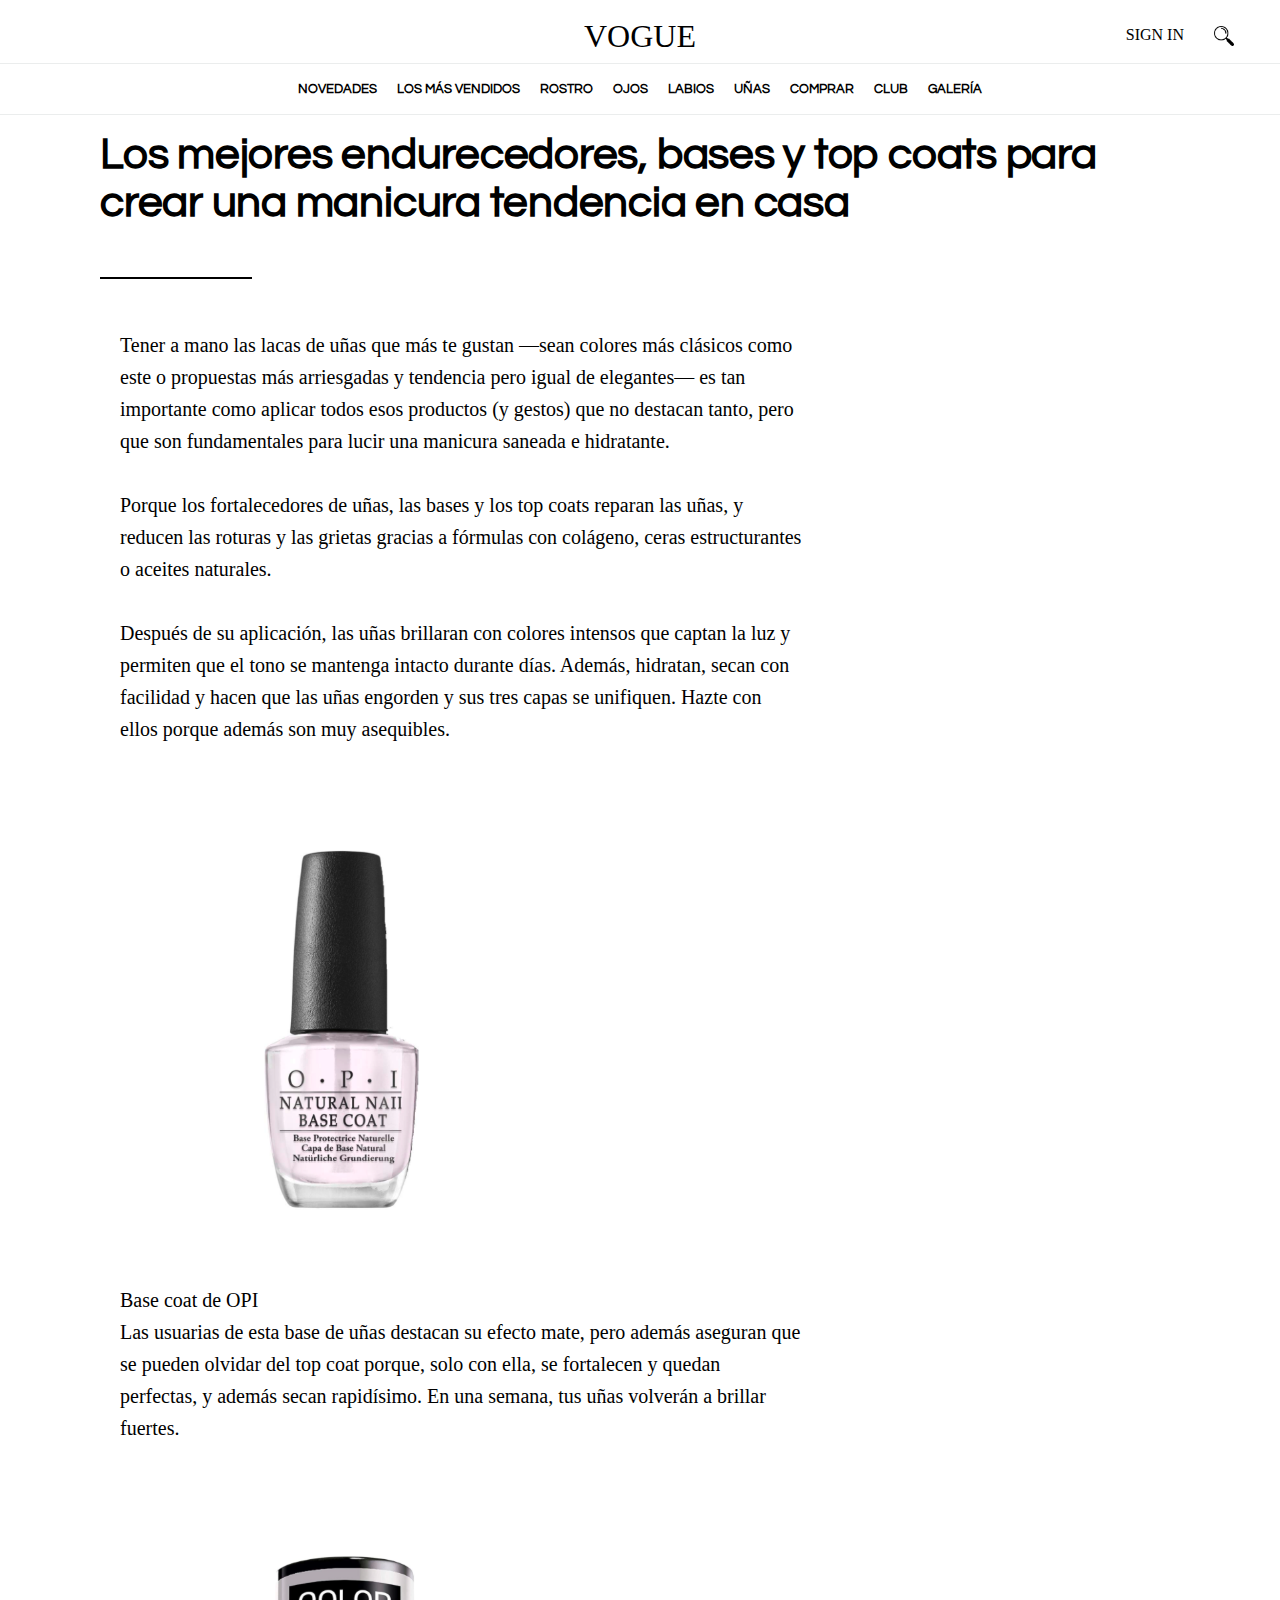
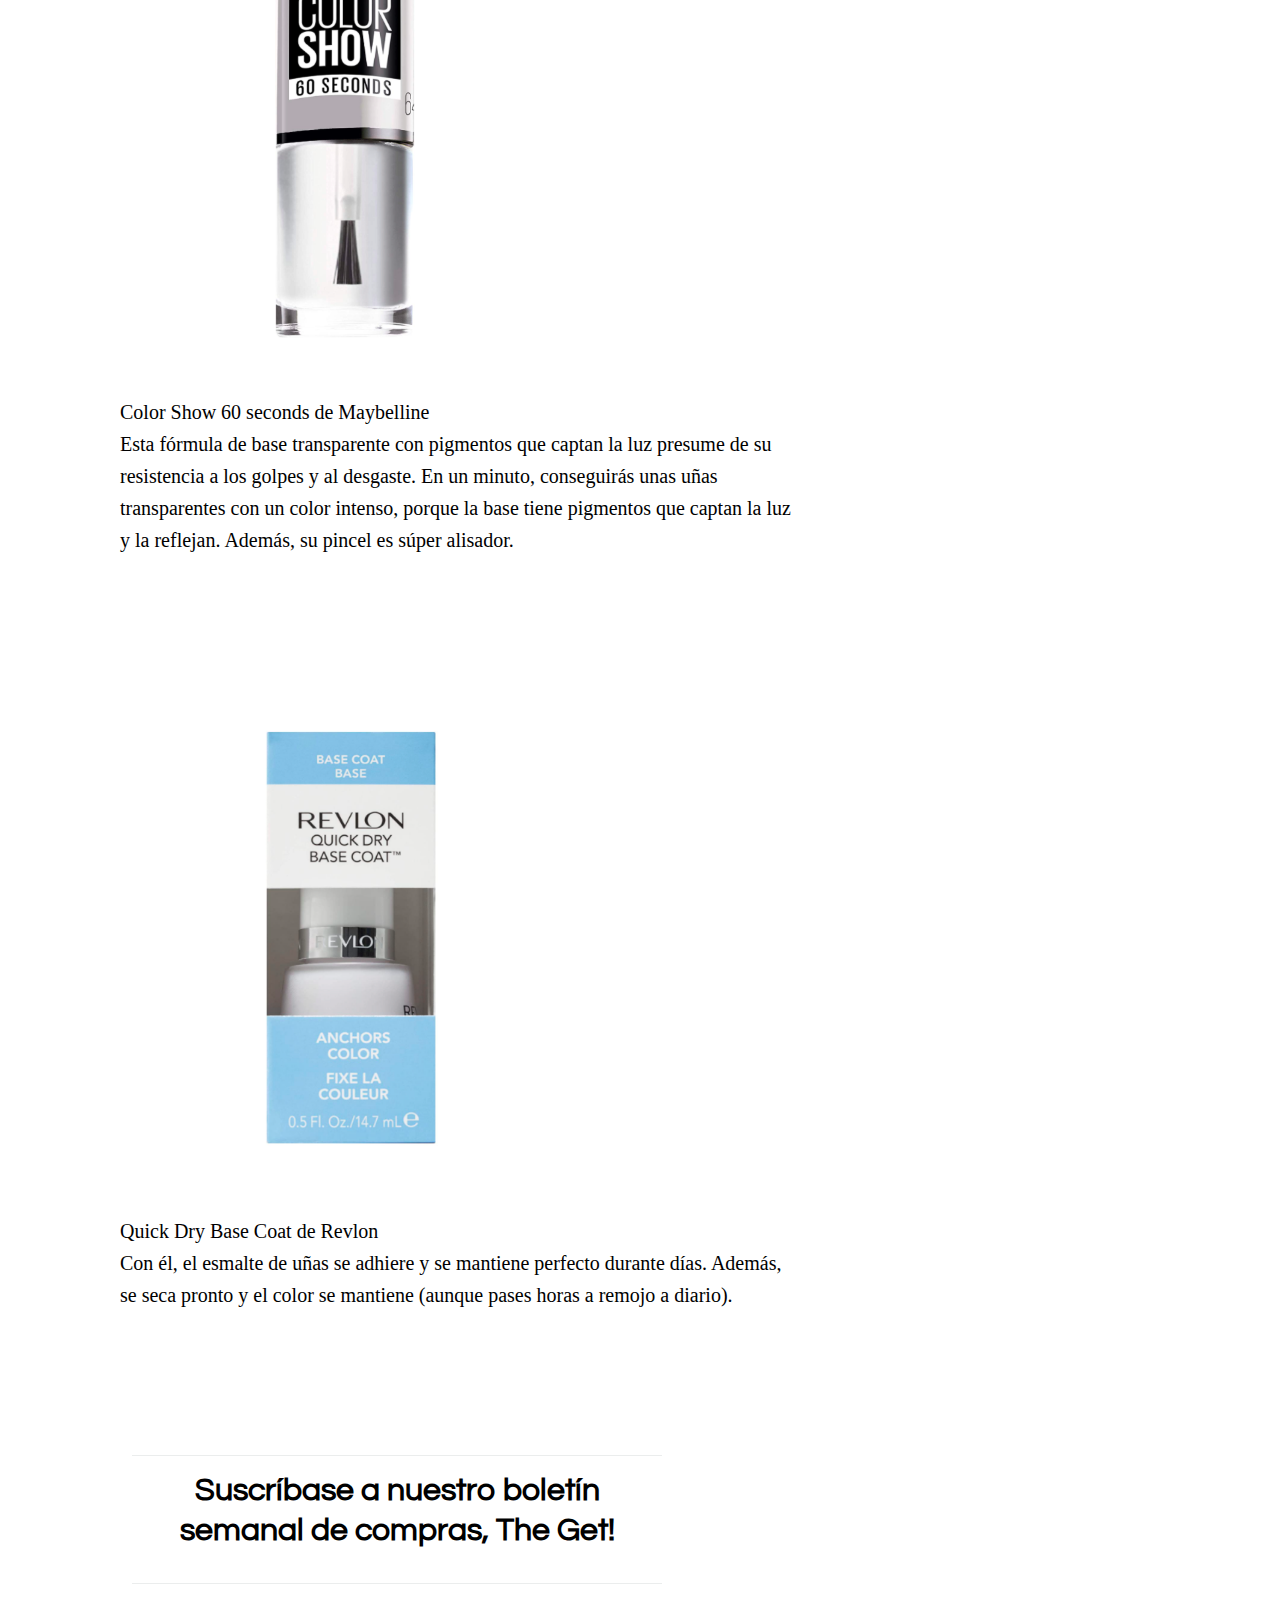
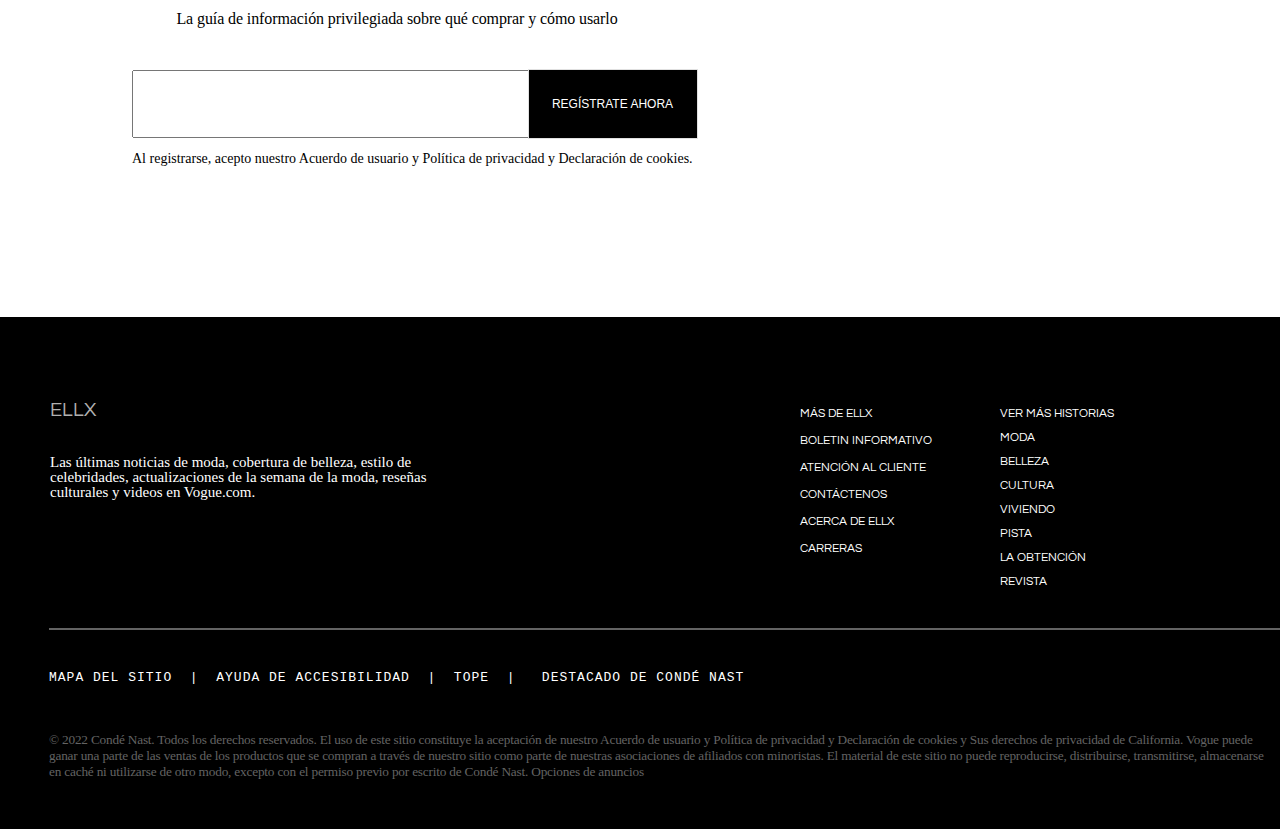
<file: HTML_Secundarios/Noticias/TODAS LAS NOTICIAS/Los mejores endurecedores, bases y top coats para crear una manicura tendencia en casa/Los mejores endurecedores.html>
<!DOCTYPE html>
<html lang="en">
<head>
    <meta charset="UTF-8">
    <meta http-equiv="X-UA-Compatible" content="IE=edge">
    <meta name="viewport" content="width=device-width, initial-scale=1.0">
    <link rel="stylesheet" href="estilo_plantilla.css">
    <link rel="preconnect" href="https://fonts.googleapis.com/%22%3E">
    <link rel="preconnect" href="https://fonts.gstatic.com/" crossorigin>
    <link href="https://fonts.googleapis.com/css2?family=Questrial&display=swap" rel="stylesheet">
    <link rel="preconnect" href="https://fonts.googleapis.com">
    <link rel="preconnect" href="https://fonts.gstatic.com" crossorigin>
    <link href="https://fonts.googleapis.com/css2?family=EB+Garamond:ital@1&display=swap" rel="stylesheet">
    <title>Los mejores endurecedores</title>
</head>
<body>
    <div class="cuerpo">
        <div class="header">

            <!--TÍTULO Y SIGN IN-->

            <div class="intro">

                <div class="titulo">
    
                    <a href="#">VOGUE</a>
    
                </div>
    
                <div class="login">
    
                    <a href="HTML_Secundarios/login/login.html">SIGN IN</a>
    
                    <img src="lupa.png" alt="Elemento no disponible" width="20px" height="20px">
    
                </div>
    
            </div>

            <!--MENÚ-->
            <div class="menu">

                <ul>
    
                    <li class="prueba"><a href=""></a> NOVEDADES</li>
    
                    <li><a href=""></a> LOS MÁS VENDIDOS</li>
    
                    <li><a href=""></a> ROSTRO</li>
    
                    <li><a href=""></a> OJOS</li>
    
                    <li><a href=""></a> LABIOS</li>
    
                    <li><a href=""></a> UÑAS</li>
    
                    <li><a href=""></a> COMPRAR</li>
    
                    <li><a href=""></a> CLUB</li>
    
                    <li><a href=""></a> GALERÍA</li>
    
                </ul>
            
            </div>

        </div>
        
        <!--PLANTILLA-->
        <div class="plantilla">
            
            <div class="tituloPlantilla">
                <p>Los mejores endurecedores, bases y top coats para crear una manicura tendencia en casa</p>
            </div>

            <div id="linea1Coats" class="linea">
                
            </div>

            <div class="texto">
                <p>
                    Tener a mano las lacas de uñas que más te gustan —sean colores más clásicos como este o propuestas 
                    más arriesgadas y tendencia pero igual de elegantes— es tan importante como aplicar todos esos 
                    productos (y gestos) que no destacan tanto, pero que son fundamentales para lucir una manicura saneada
                     e hidratante. 
                </p>
                <br>
                <p>
                    Porque los fortalecedores de uñas, las bases y los top coats reparan las uñas, y reducen las roturas y
                     las grietas gracias a fórmulas con colágeno, ceras estructurantes o aceites naturales.
                </p>
                <br>
                <p>
                    Después de su aplicación, las uñas brillaran con colores intensos que captan la luz y permiten que el 
                    tono se mantenga intacto durante días. Además, hidratan, secan con facilidad y hacen que las uñas engorden
                     y sus tres capas se unifiquen. Hazte con ellos porque además son muy asequibles.
                </p>
            </div>

            <img id="imagen1Coats" src="1.png" width="400px">

            <div class="texto">
                <p>
                    Base coat de OPI
                </p>
                <p>
                    Las usuarias de esta base de uñas destacan su efecto mate, pero además aseguran que se pueden olvidar del 
                    top coat porque, solo con ella, se fortalecen y quedan perfectas, y además secan rapidísimo. En una semana, 
                    tus uñas volverán a brillar fuertes.
                </p>
            </div>

            <img id="imagen2Coats" src="2.png" width="400px">

            <div class="texto">
                <p>
                    Color Show 60 seconds de Maybelline
                </p>
                <p>
                    Esta fórmula de base transparente con pigmentos que captan la luz presume de su resistencia a los golpes y 
                    al desgaste. En un minuto, conseguirás unas uñas transparentes con un color intenso, porque la base tiene
                     pigmentos que captan la luz y la reflejan. Además, su pincel es súper alisador.
                </p>
            </div>

            <img id="imagen3Coats" src="3.png" width="400px">

            <div id="texto1Coats" class="texto">
                <p>
                    Quick Dry Base Coat de Revlon
                </p>
                <p>
                    Con él, el esmalte de uñas se adhiere y se mantiene perfecto durante días. Además, se seca pronto y el
                     color se mantiene (aunque pases horas a remojo a diario). 
                </p>
            </div>

            

            <div class="inicioSesion">
                <p id="titulo">Suscríbase a nuestro boletín semanal de compras, The Get!</p>
                <p id="debajoTitulo">La guía de información privilegiada sobre qué comprar y cómo usarlo</p>
                <form method="post">
                    <p><input type="email" size="20px"><input type="submit" value="REGÍSTRATE AHORA"></p> 
                </form>
                <p id="debajoInput">Al registrarse, acepto nuestro Acuerdo de usuario y Política de privacidad y Declaración de cookies.</p>
            </div>

        </div>

        <div class="footer">
            <div class="redes">
                <p id="titulo">ELLX</p>
                <p id="debajoTitulo">Las últimas noticias de moda, cobertura de belleza, estilo de celebridades, actualizaciones de la semana de la moda, reseñas culturales y videos en Vogue.com.</p>
                <ul id="redesSociales">
                   
                </ul>
            </div>

            <div id="texto1">
                <p>MÁS DE ELLX</p>
                <p>BOLETIN INFORMATIVO</p>
                <p>ATENCIÓN AL CLIENTE</p>
                <p>CONTÁCTENOS</p>
                <p>ACERCA DE ELLX</p>
                <p>CARRERAS</p>
            </div>

            <div id="texto2">
                <p>VER MÁS HISTORIAS</p>
                <p>MODA</p>
                <p>BELLEZA</p>
                <p>CULTURA</p>
                <p>VIVIENDO</p>
                <p>PISTA</p>
                <p>LA OBTENCIÓN</p>
                <p>REVISTA</p>
            </div>

            <div id="linea"></div>

            <div id="texto3">
                <pre>MAPA DEL SITIO  |  AYUDA DE ACCESIBILIDAD  |  TOPE  |   DESTACADO DE CONDÉ NAST</pre>
            </div>

            <div id="acuerdos">
                <p>
                    © 2022 Condé Nast. Todos los derechos reservados. El uso de este sitio constituye la aceptación de nuestro Acuerdo de usuario
                    y Política de privacidad y Declaración de cookies y Sus derechos de privacidad de California. Vogue puede ganar una parte de
                    las ventas de los productos que se compran a través de nuestro sitio como parte de nuestras asociaciones de afiliados con
                    minoristas. El material de este sitio no puede reproducirse, distribuirse, transmitirse, almacenarse en caché ni utilizarse de
                    otro modo, excepto con el permiso previo por escrito de Condé Nast. Opciones de anuncios
                </p>
            </div>
        </div>

    </div>
</body>
</html>
</file>
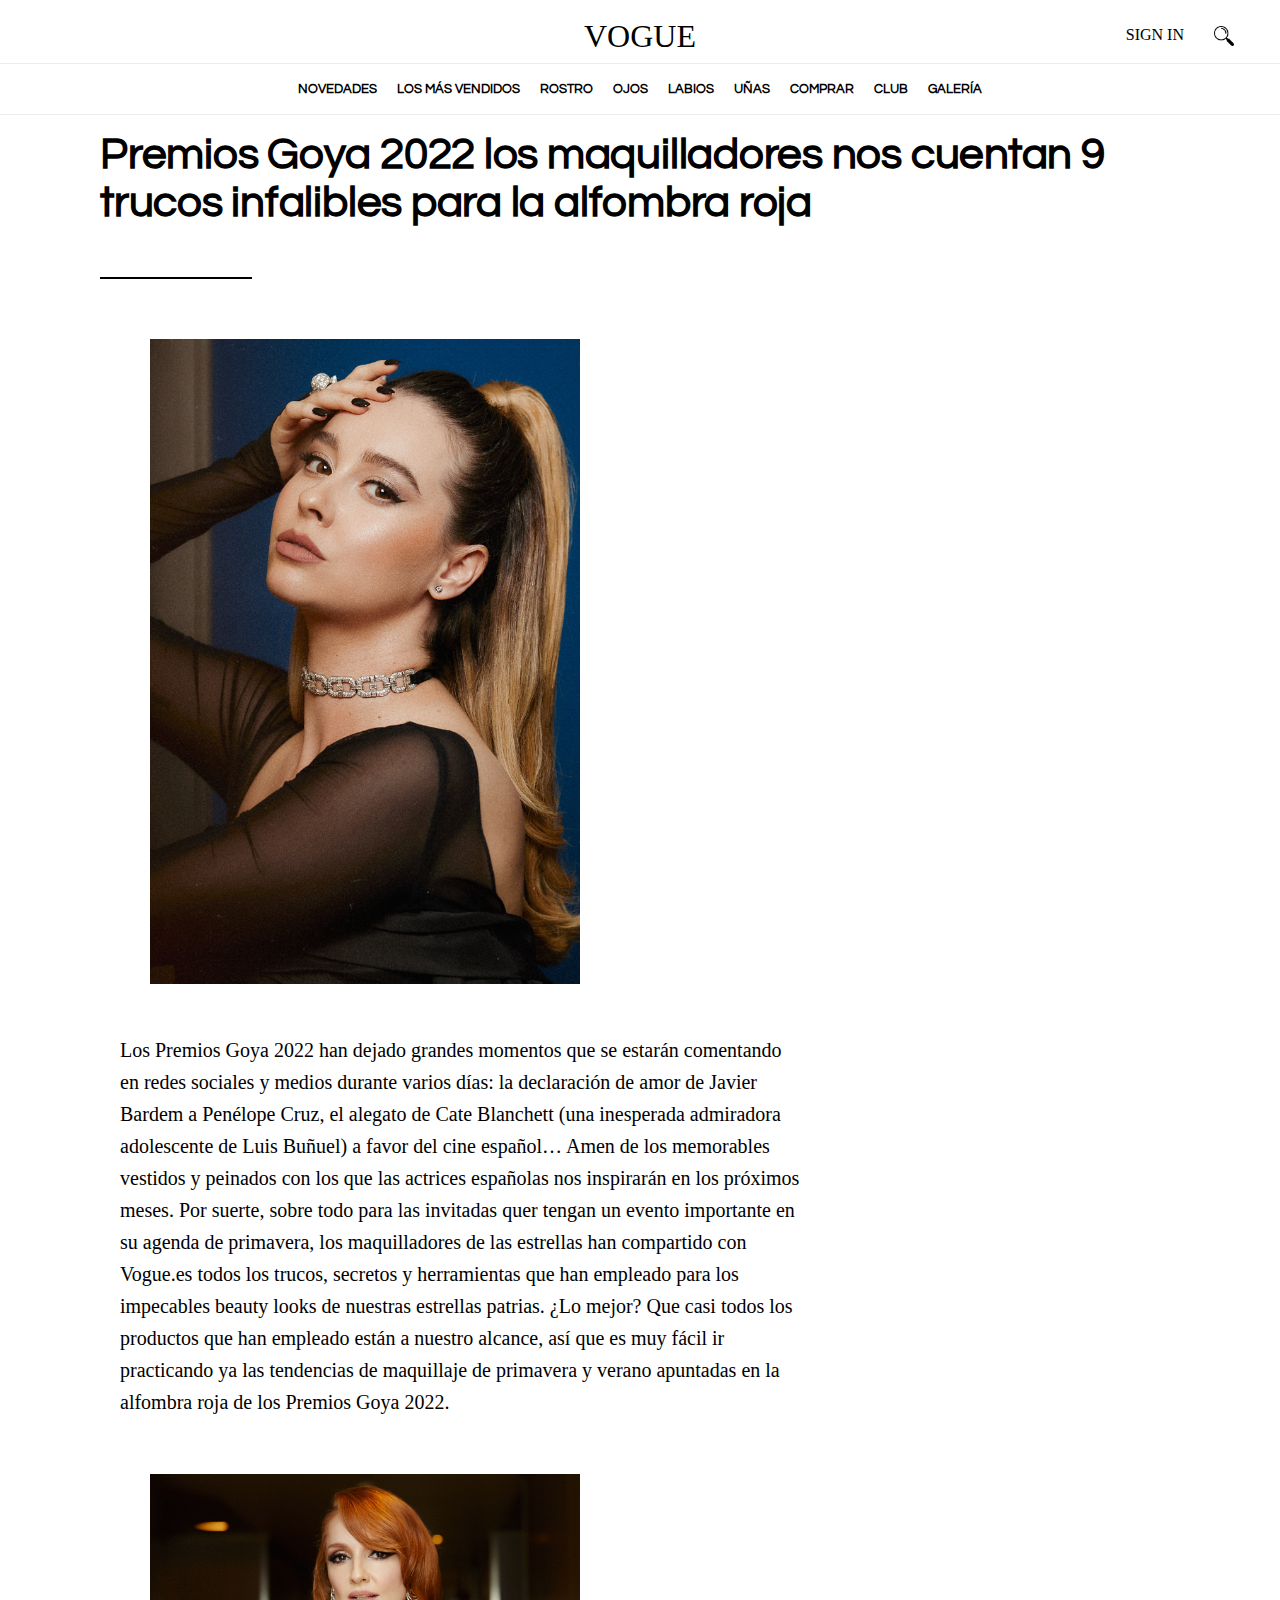
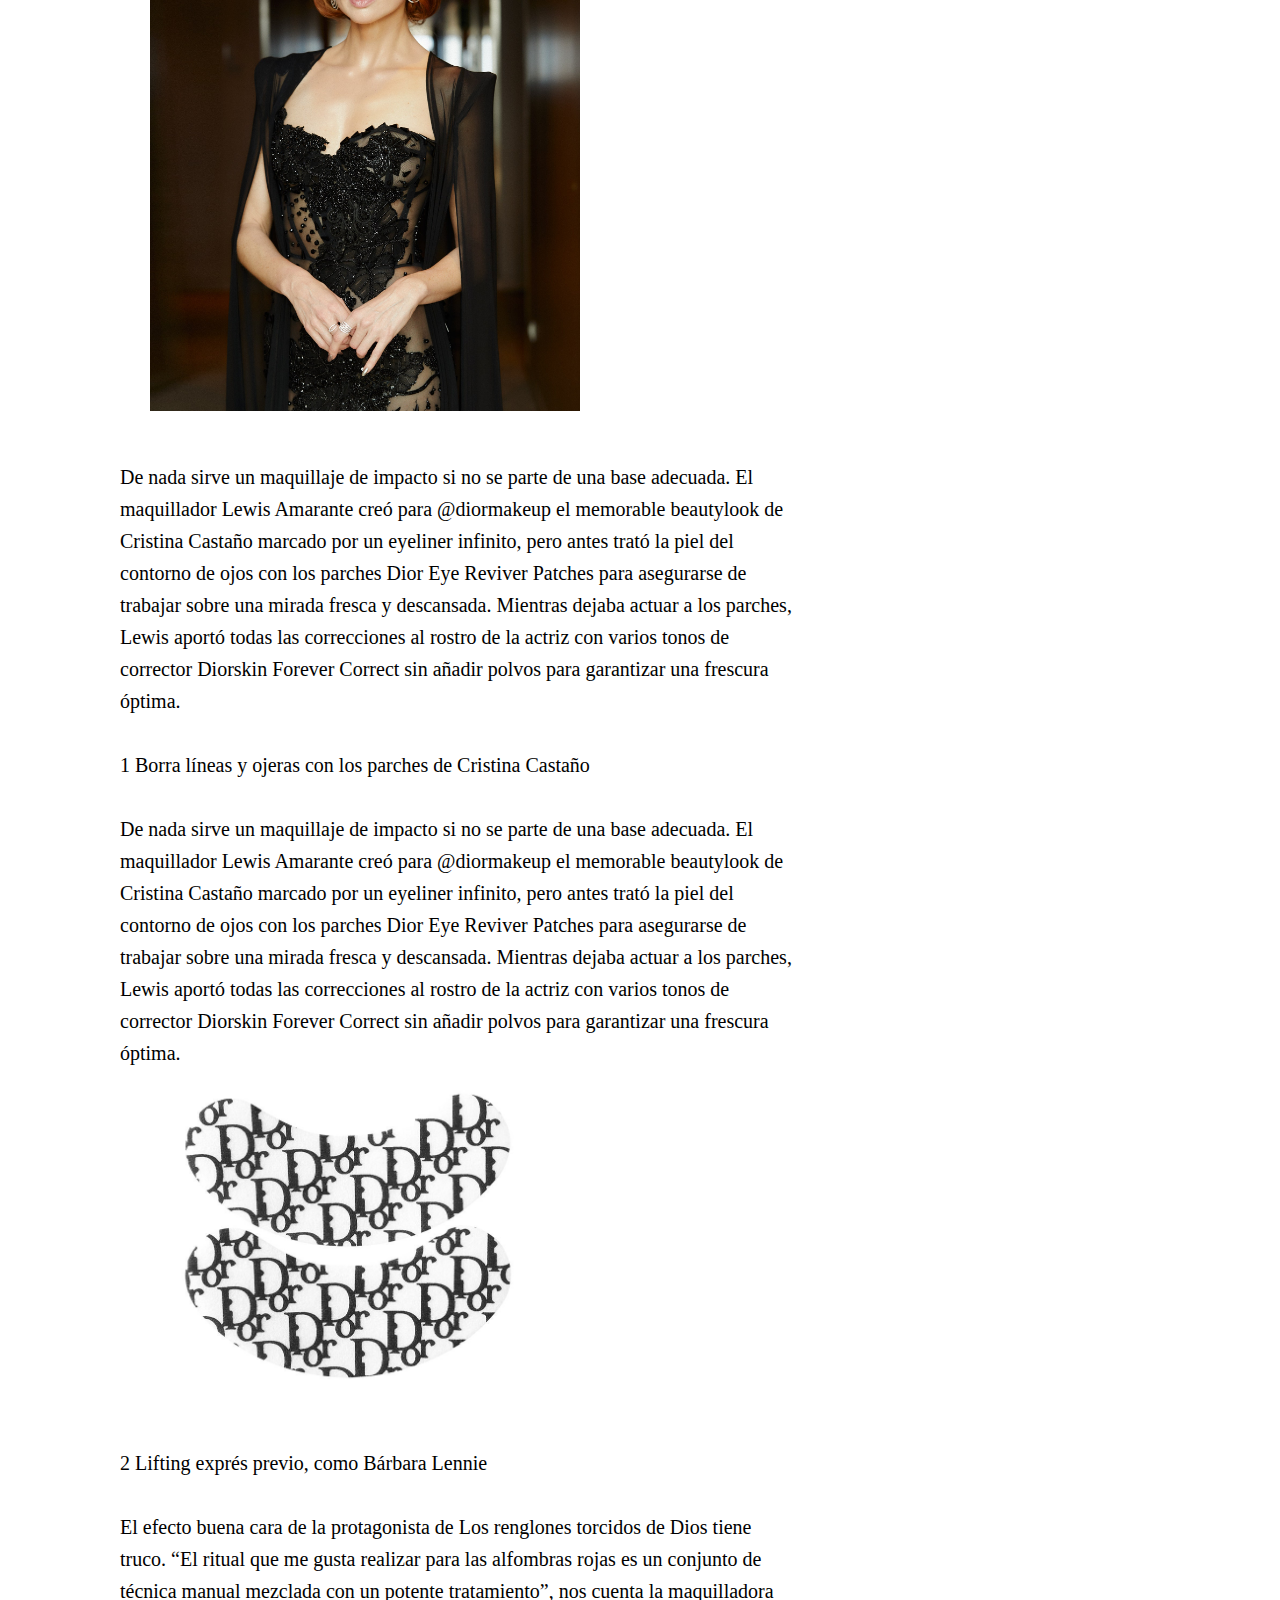
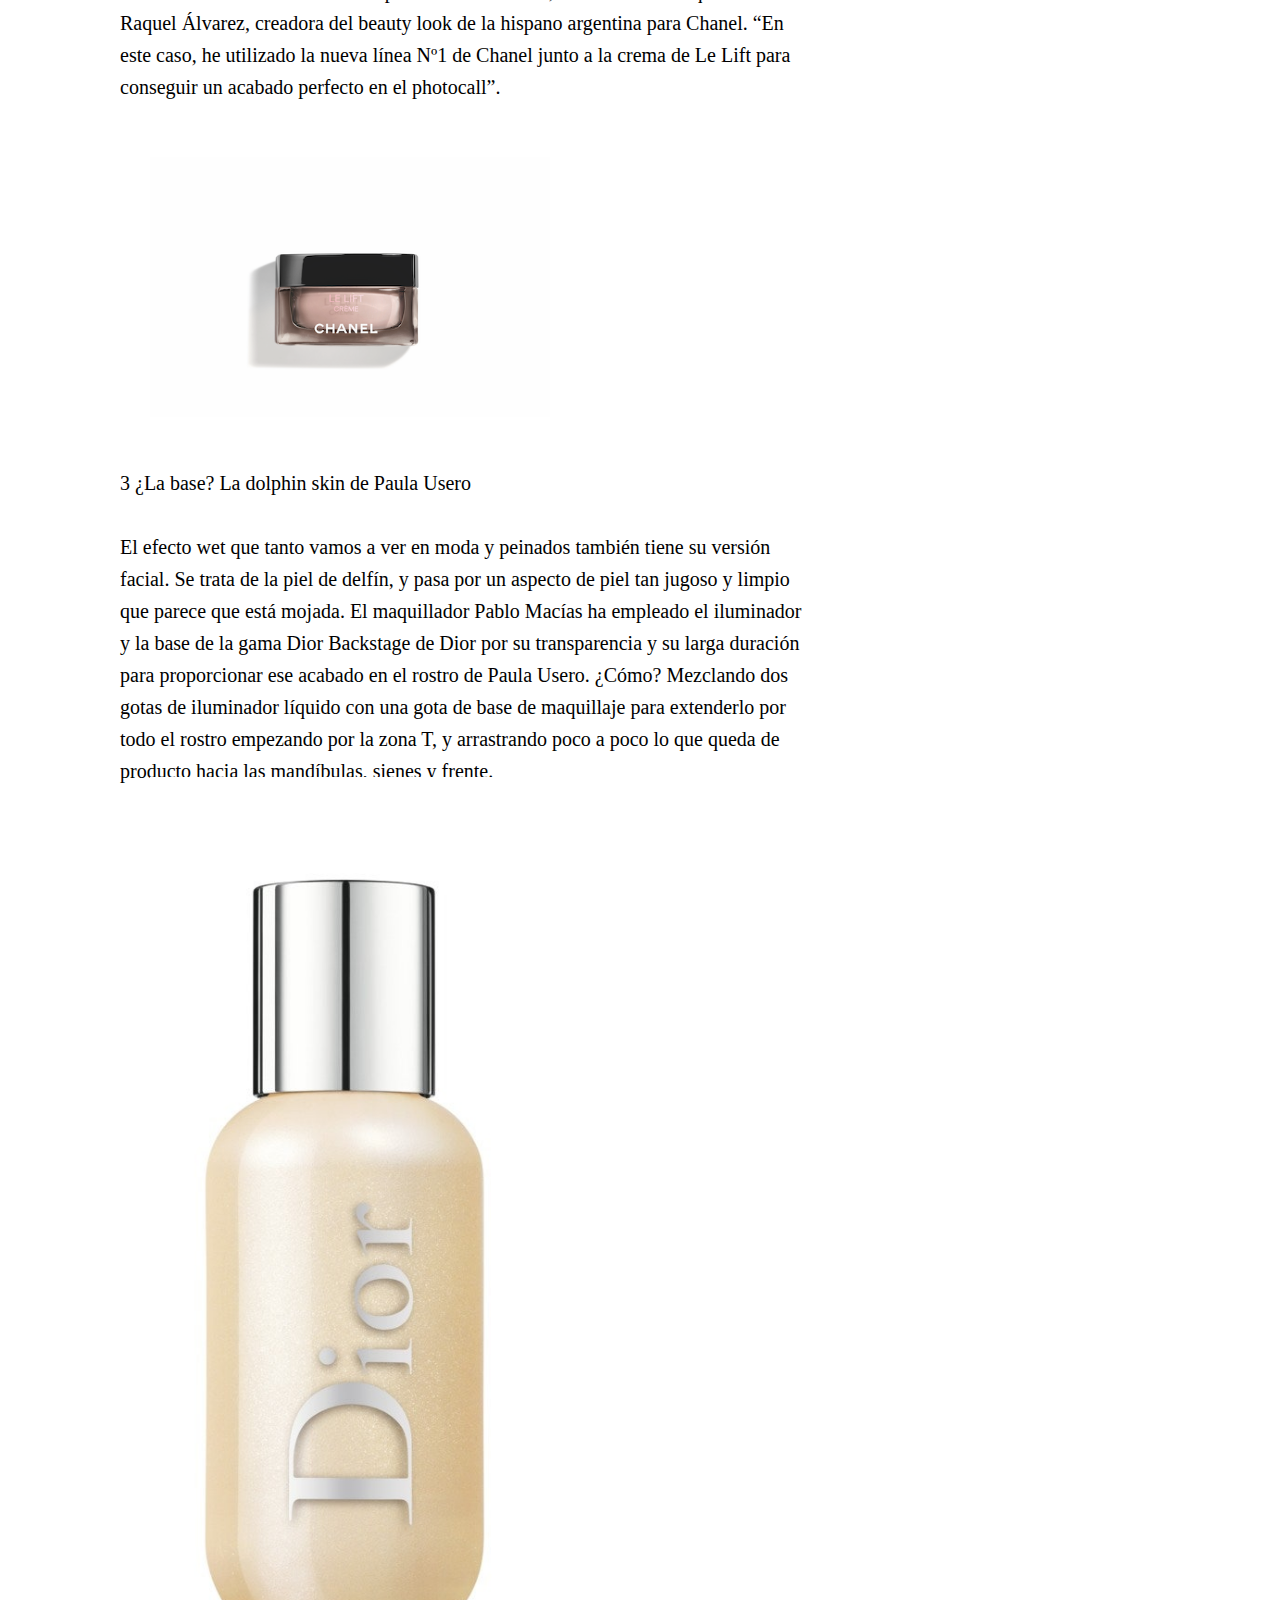
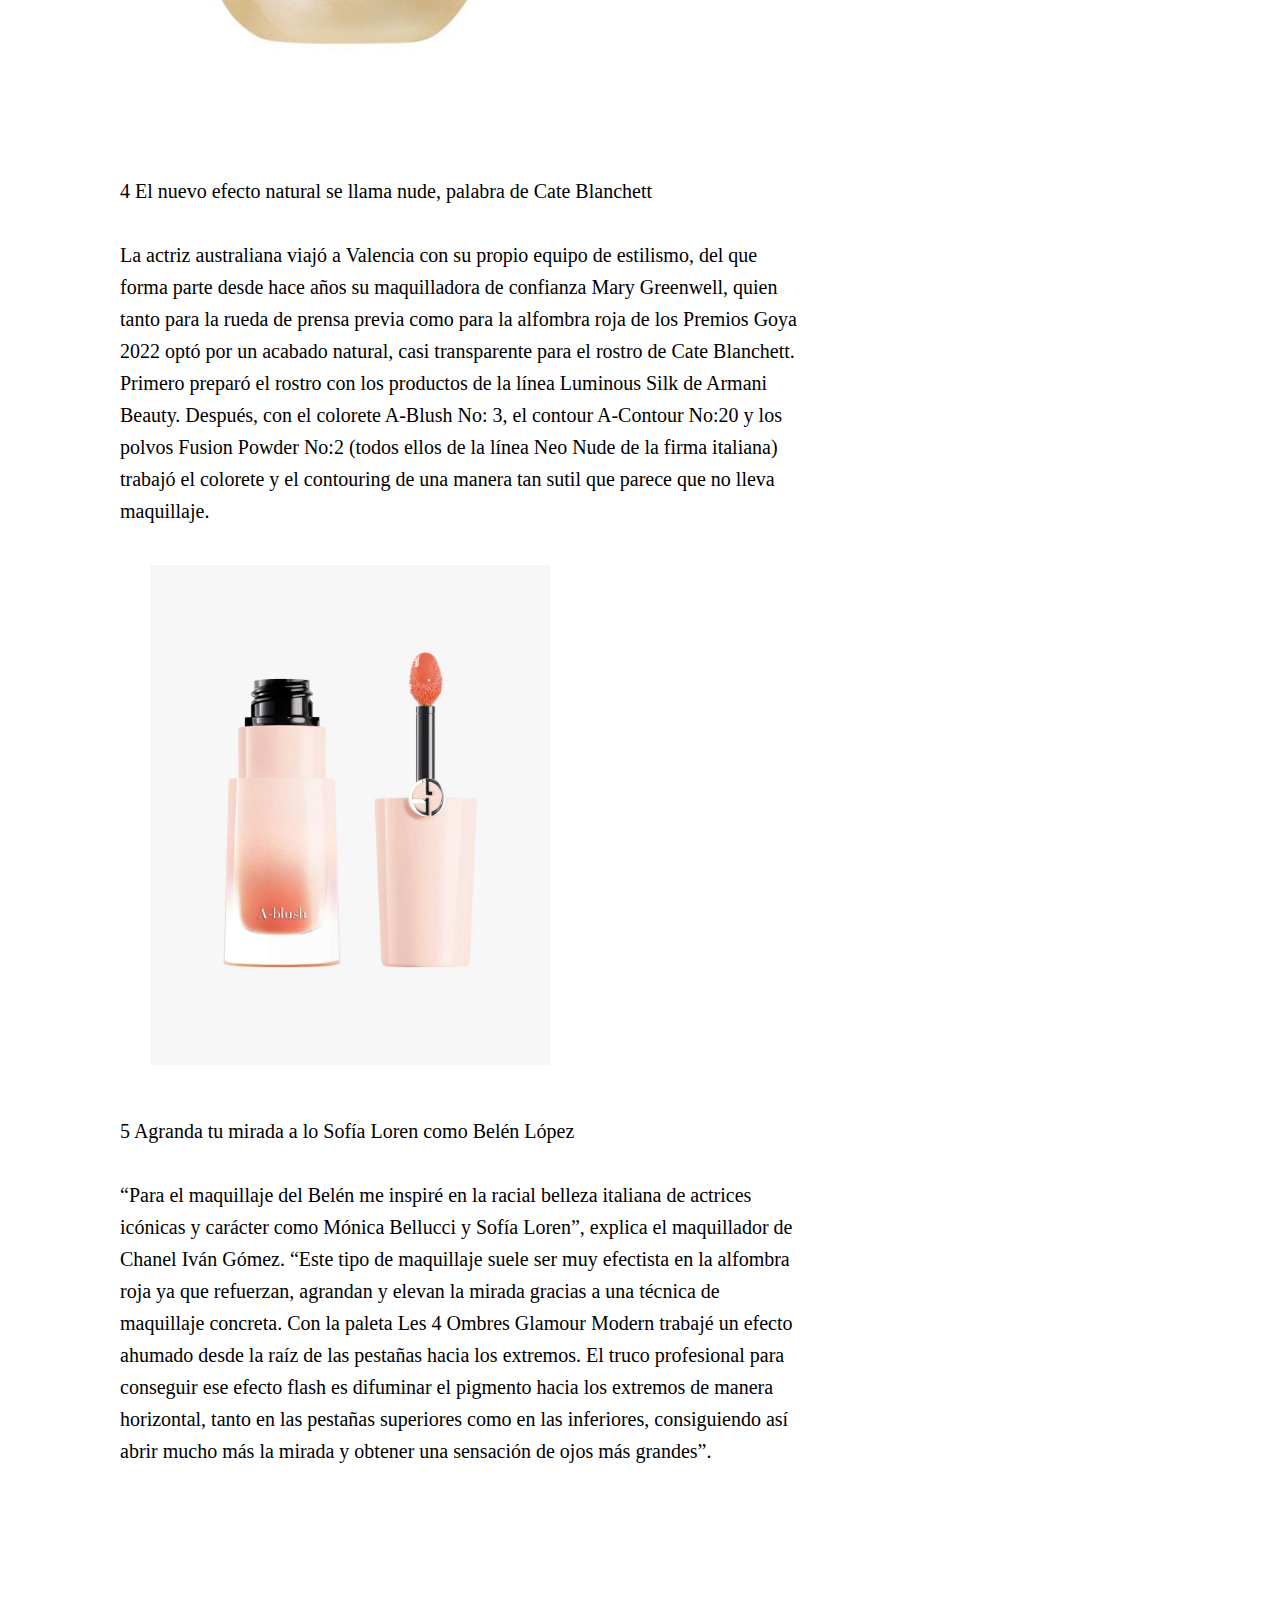
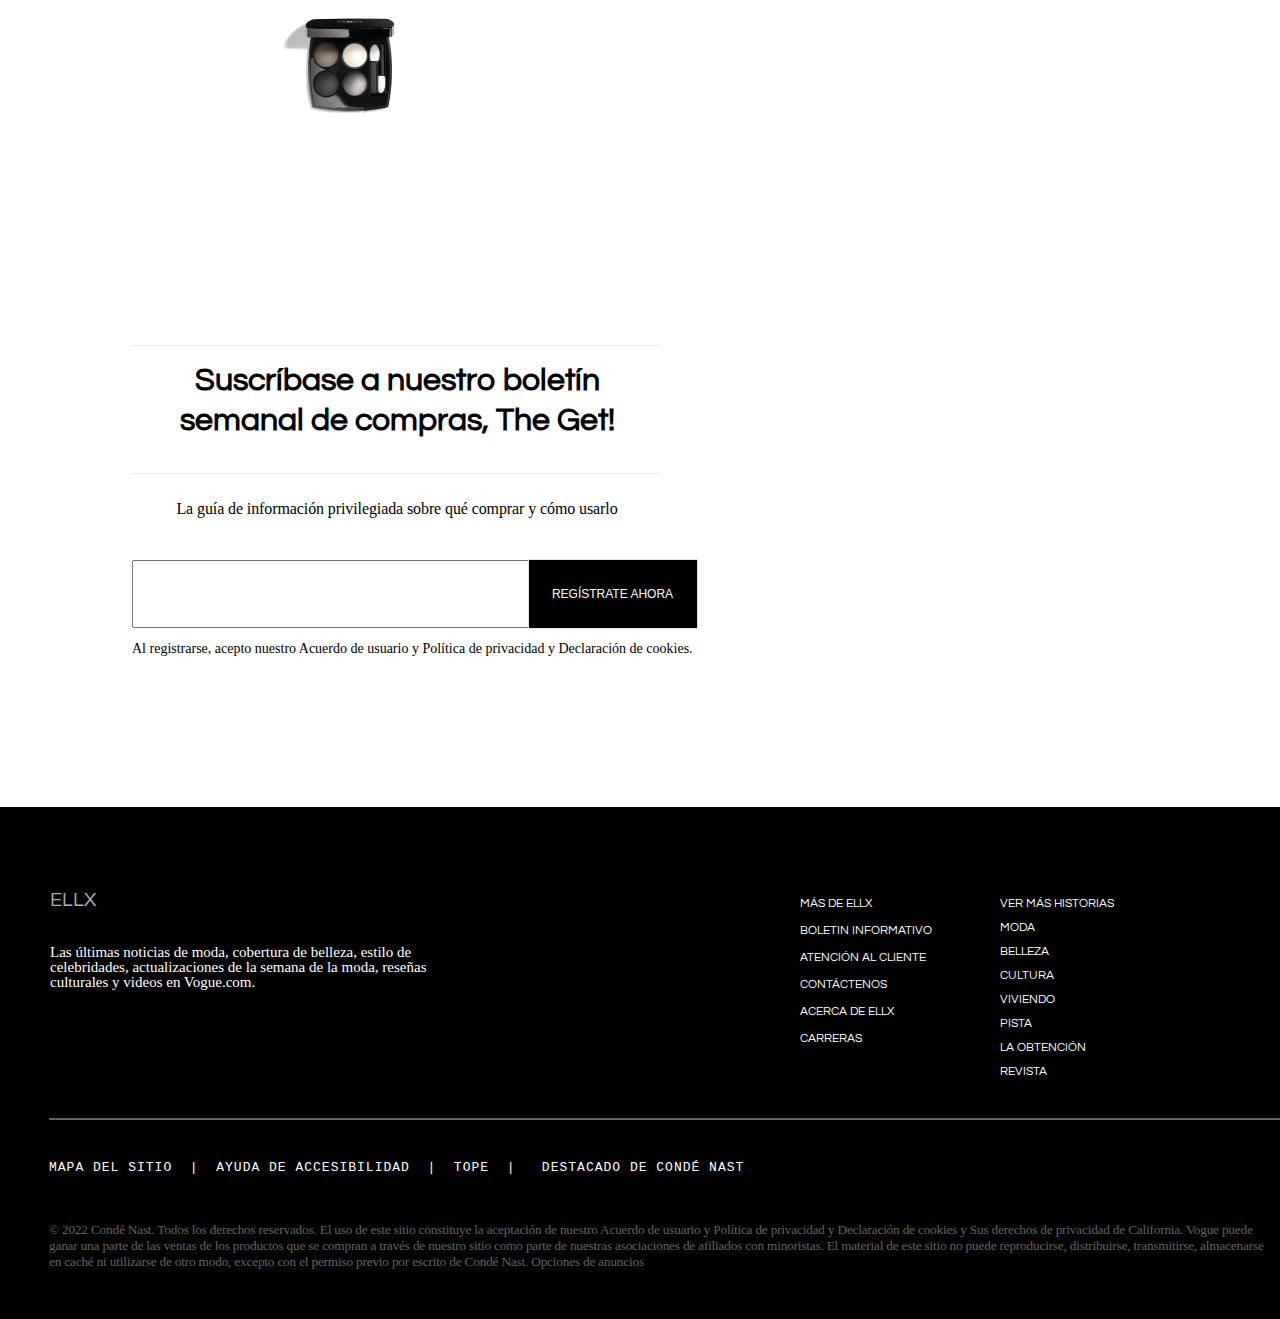
<file: HTML_Secundarios/Noticias/TODAS LAS NOTICIAS/Premios Goya 2022 los maquilladores nos cuentan 9 trucos infalibles para la alfombra roja/Premios Goya 2022.html>
<!DOCTYPE html>
<html lang="en">
<head>
    <meta charset="UTF-8">
    <meta http-equiv="X-UA-Compatible" content="IE=edge">
    <meta name="viewport" content="width=device-width, initial-scale=1.0">
    <link rel="stylesheet" href="estilo_plantilla.css">
    <link rel="preconnect" href="https://fonts.googleapis.com/%22%3E">
    <link rel="preconnect" href="https://fonts.gstatic.com/" crossorigin>
    <link href="https://fonts.googleapis.com/css2?family=Questrial&display=swap" rel="stylesheet">
    <link rel="preconnect" href="https://fonts.googleapis.com">
    <link rel="preconnect" href="https://fonts.gstatic.com" crossorigin>
    <link href="https://fonts.googleapis.com/css2?family=EB+Garamond:ital@1&display=swap" rel="stylesheet">
    <title>Premios Goya</title>
</head>
<body>
    <div class="cuerpo">
        <div class="header">

            <!--TÍTULO Y SIGN IN-->

            <div class="intro">

                <div class="titulo">
    
                    <a href="#">VOGUE</a>
    
                </div>
    
                <div class="login">
    
                    <a href="HTML_Secundarios/login/login.html">SIGN IN</a>
    
                    <img src="lupa.png" alt="Elemento no disponible" width="20px" height="20px">
    
                </div>
    
            </div>

            <!--MENÚ-->
            <div class="menu">

                <ul>
    
                    <li class="prueba"><a href=""></a> NOVEDADES</li>
    
                    <li><a href=""></a> LOS MÁS VENDIDOS</li>
    
                    <li><a href=""></a> ROSTRO</li>
    
                    <li><a href=""></a> OJOS</li>
    
                    <li><a href=""></a> LABIOS</li>
    
                    <li><a href=""></a> UÑAS</li>
    
                    <li><a href=""></a> COMPRAR</li>
    
                    <li><a href=""></a> CLUB</li>
    
                    <li><a href=""></a> GALERÍA</li>
    
                </ul>
            
            </div>

        </div>
        
        <!--PLANTILLA-->
        <div class="plantilla">
            
            <div class="tituloPlantilla">
                <p>Premios Goya 2022 los maquilladores nos cuentan 9 trucos infalibles para la alfombra roja</p>
            </div>

            <div id="linea1PremiosGoya" class="linea">
                
            </div>

            <img id="imagen1PremiosGoya" src="1.jpg" width="430px">

            <div class="texto">
                <p>
                    Los Premios Goya 2022 han dejado grandes momentos que se estarán comentando en redes sociales 
                    y medios durante varios días: la declaración de amor de Javier Bardem a Penélope Cruz, el alegato 
                    de Cate Blanchett (una inesperada admiradora adolescente de Luis Buñuel) a favor del cine español… 
                    Amen de los memorables vestidos y peinados con los que las actrices españolas nos inspirarán en los 
                    próximos meses. Por suerte, sobre todo para las invitadas quer tengan un evento importante en su 
                    agenda de primavera, los maquilladores de las estrellas han compartido con Vogue.es todos los trucos,
                     secretos y herramientas que han empleado para los impecables beauty looks de nuestras estrellas patrias.
                      ¿Lo mejor? Que casi todos los productos que han empleado están a nuestro alcance, así que es muy fácil 
                      ir practicando ya las tendencias de maquillaje de primavera y verano apuntadas en la alfombra roja de
                       los Premios Goya 2022.
                </p>
            </div>

            <img id="imagen2PremiosGoya" src="2.jpg" width="430px">

            <div class="texto">
                <p>
                    De nada sirve un maquillaje de impacto si no se parte de una base adecuada. El maquillador Lewis Amarante 
                    creó para @diormakeup el memorable beautylook de Cristina Castaño marcado por un eyeliner infinito, pero 
                    antes trató la piel del contorno de ojos con los parches Dior Eye Reviver Patches para asegurarse de trabajar
                     sobre una mirada fresca y descansada. Mientras dejaba actuar a los parches, Lewis aportó todas las 
                     correcciones al rostro de la actriz con varios tonos de corrector Diorskin Forever Correct sin añadir 
                     polvos para garantizar una frescura óptima.
                </p>
                <br>
                <p>
                    1 Borra líneas y ojeras con los parches de Cristina Castaño 
                </p>
                <br>
                <p>
                    De nada sirve un maquillaje de impacto si no se parte de una base adecuada. El maquillador Lewis Amarante
                     creó para @diormakeup el memorable beautylook de Cristina Castaño marcado por un eyeliner infinito, pero 
                     antes trató la piel del contorno de ojos con los parches Dior Eye Reviver Patches para asegurarse de trabajar
                      sobre una mirada fresca y descansada. Mientras dejaba actuar a los parches, Lewis aportó todas las 
                      correcciones al rostro de la actriz con varios tonos de corrector Diorskin Forever Correct sin añadir 
                      polvos para garantizar una frescura óptima.
                </p>
            </div>

            <img id="imagen3PremiosGoya" src="3.jpg" width="400px">

            <div class="texto">
                <p>
                    2 Lifting exprés previo, como Bárbara Lennie
                </p>
                <br>
                <p>
                    El efecto buena cara de la protagonista de Los renglones torcidos de Dios tiene truco. “El ritual
                     que me gusta realizar para las alfombras rojas es un conjunto de técnica manual mezclada con un 
                     potente tratamiento”, nos cuenta la maquilladora Raquel Álvarez, creadora del beauty look de la
                      hispano argentina para Chanel. “En este caso, he utilizado la nueva línea Nº1 de Chanel junto a la
                       crema de Le Lift para conseguir un acabado perfecto en el photocall”. 
                </p>
            </div>

            <img id="imagen4PremiosGoya" src="4.png" width="400px">

            <div class="texto">
                <p>
                    3 ¿La base? La dolphin skin de Paula Usero
                </p>
                <br>
                <p>
                    El efecto wet que tanto vamos a ver en moda y peinados también tiene su versión facial. Se trata de la 
                    piel de delfín, y pasa por un aspecto de piel tan jugoso y limpio que parece que está mojada. El maquillador
                     Pablo Macías ha empleado el iluminador y la base de la gama Dior Backstage de Dior por su transparencia y
                      su larga duración para proporcionar ese acabado en el rostro de Paula Usero. ¿Cómo? Mezclando dos gotas 
                      de iluminador líquido con una gota de base de maquillaje para extenderlo por todo el rostro empezando por
                       la zona T, y arrastrando poco a poco lo que queda de producto hacia las mandíbulas, sienes y frente. 
                </p>
            </div>

            <img id="imagen5PremiosGoya" src="5.jpg" width="400px">

            <div class="texto">
                <p>
                    4 El nuevo efecto natural se llama nude, palabra de Cate Blanchett
                </p>
                <br>
                <p>
                    La actriz australiana viajó a Valencia con su propio equipo de estilismo, del que forma parte desde hace 
                    años su maquilladora de confianza Mary Greenwell, quien tanto para la rueda de prensa previa como para la
                     alfombra roja de los Premios Goya 2022 optó por un acabado natural, casi transparente para el rostro de 
                     Cate Blanchett. Primero preparó el rostro con los productos de la línea Luminous Silk de Armani Beauty. 
                     Después, con el colorete A-Blush No: 3, el contour A-Contour No:20 y los polvos Fusion Powder No:2 
                     (todos ellos de la línea Neo Nude de la firma italiana) trabajó el colorete y el contouring de una manera
                      tan sutil que parece que no lleva maquillaje.
                </p>
            </div>

            <img id="imagen6PremiosGoya" src="6.jpg" width="400px">

            <div class="texto">
                <p>
                    5 Agranda tu mirada a lo Sofía Loren como Belén López
                </p>
                <br>
                <p>
                    “Para el maquillaje del Belén me inspiré en la racial belleza italiana de actrices icónicas y carácter 
                    como Mónica Bellucci y Sofía Loren”, explica el maquillador de Chanel Iván Gómez. “Este tipo de maquillaje
                     suele ser muy efectista en la alfombra roja ya que refuerzan, agrandan y elevan la mirada gracias a una 
                     técnica de maquillaje concreta. Con la paleta Les 4 Ombres Glamour Modern trabajé un efecto ahumado desde 
                     la raíz de las pestañas hacia los extremos. El truco profesional para conseguir ese efecto flash es 
                     difuminar el pigmento hacia los extremos de manera horizontal, tanto en las pestañas superiores como en 
                     las inferiores, consiguiendo así abrir mucho más la mirada y obtener una sensación de ojos más grandes”.
                </p>
            </div>

            <img id="imagen7PremiosGoya" src="7.jpg" width="400px">


            <div class="inicioSesion">
                <p id="titulo">Suscríbase a nuestro boletín semanal de compras, The Get!</p>
                <p id="debajoTitulo">La guía de información privilegiada sobre qué comprar y cómo usarlo</p>
                <form method="post">
                    <p><input type="email" size="20px"><input type="submit" value="REGÍSTRATE AHORA"></p> 
                </form>
                <p id="debajoInput">Al registrarse, acepto nuestro Acuerdo de usuario y Política de privacidad y Declaración de cookies.</p>
            </div>

        </div>

        <div class="footer">
            <div class="redes">
                <p id="titulo">ELLX</p>
                <p id="debajoTitulo">Las últimas noticias de moda, cobertura de belleza, estilo de celebridades, actualizaciones de la semana de la moda, reseñas culturales y videos en Vogue.com.</p>
                <ul id="redesSociales">
                   
                </ul>
            </div>

            <div id="texto1">
                <p>MÁS DE ELLX</p>
                <p>BOLETIN INFORMATIVO</p>
                <p>ATENCIÓN AL CLIENTE</p>
                <p>CONTÁCTENOS</p>
                <p>ACERCA DE ELLX</p>
                <p>CARRERAS</p>
            </div>

            <div id="texto2">
                <p>VER MÁS HISTORIAS</p>
                <p>MODA</p>
                <p>BELLEZA</p>
                <p>CULTURA</p>
                <p>VIVIENDO</p>
                <p>PISTA</p>
                <p>LA OBTENCIÓN</p>
                <p>REVISTA</p>
            </div>

            <div id="linea"></div>

            <div id="texto3">
                <pre>MAPA DEL SITIO  |  AYUDA DE ACCESIBILIDAD  |  TOPE  |   DESTACADO DE CONDÉ NAST</pre>
            </div>

            <div id="acuerdos">
                <p>
                    © 2022 Condé Nast. Todos los derechos reservados. El uso de este sitio constituye la aceptación de nuestro Acuerdo de usuario
                    y Política de privacidad y Declaración de cookies y Sus derechos de privacidad de California. Vogue puede ganar una parte de
                    las ventas de los productos que se compran a través de nuestro sitio como parte de nuestras asociaciones de afiliados con
                    minoristas. El material de este sitio no puede reproducirse, distribuirse, transmitirse, almacenarse en caché ni utilizarse de
                    otro modo, excepto con el permiso previo por escrito de Condé Nast. Opciones de anuncios
                </p>
            </div>
        </div>

    </div>
</body>
</html>
</file>
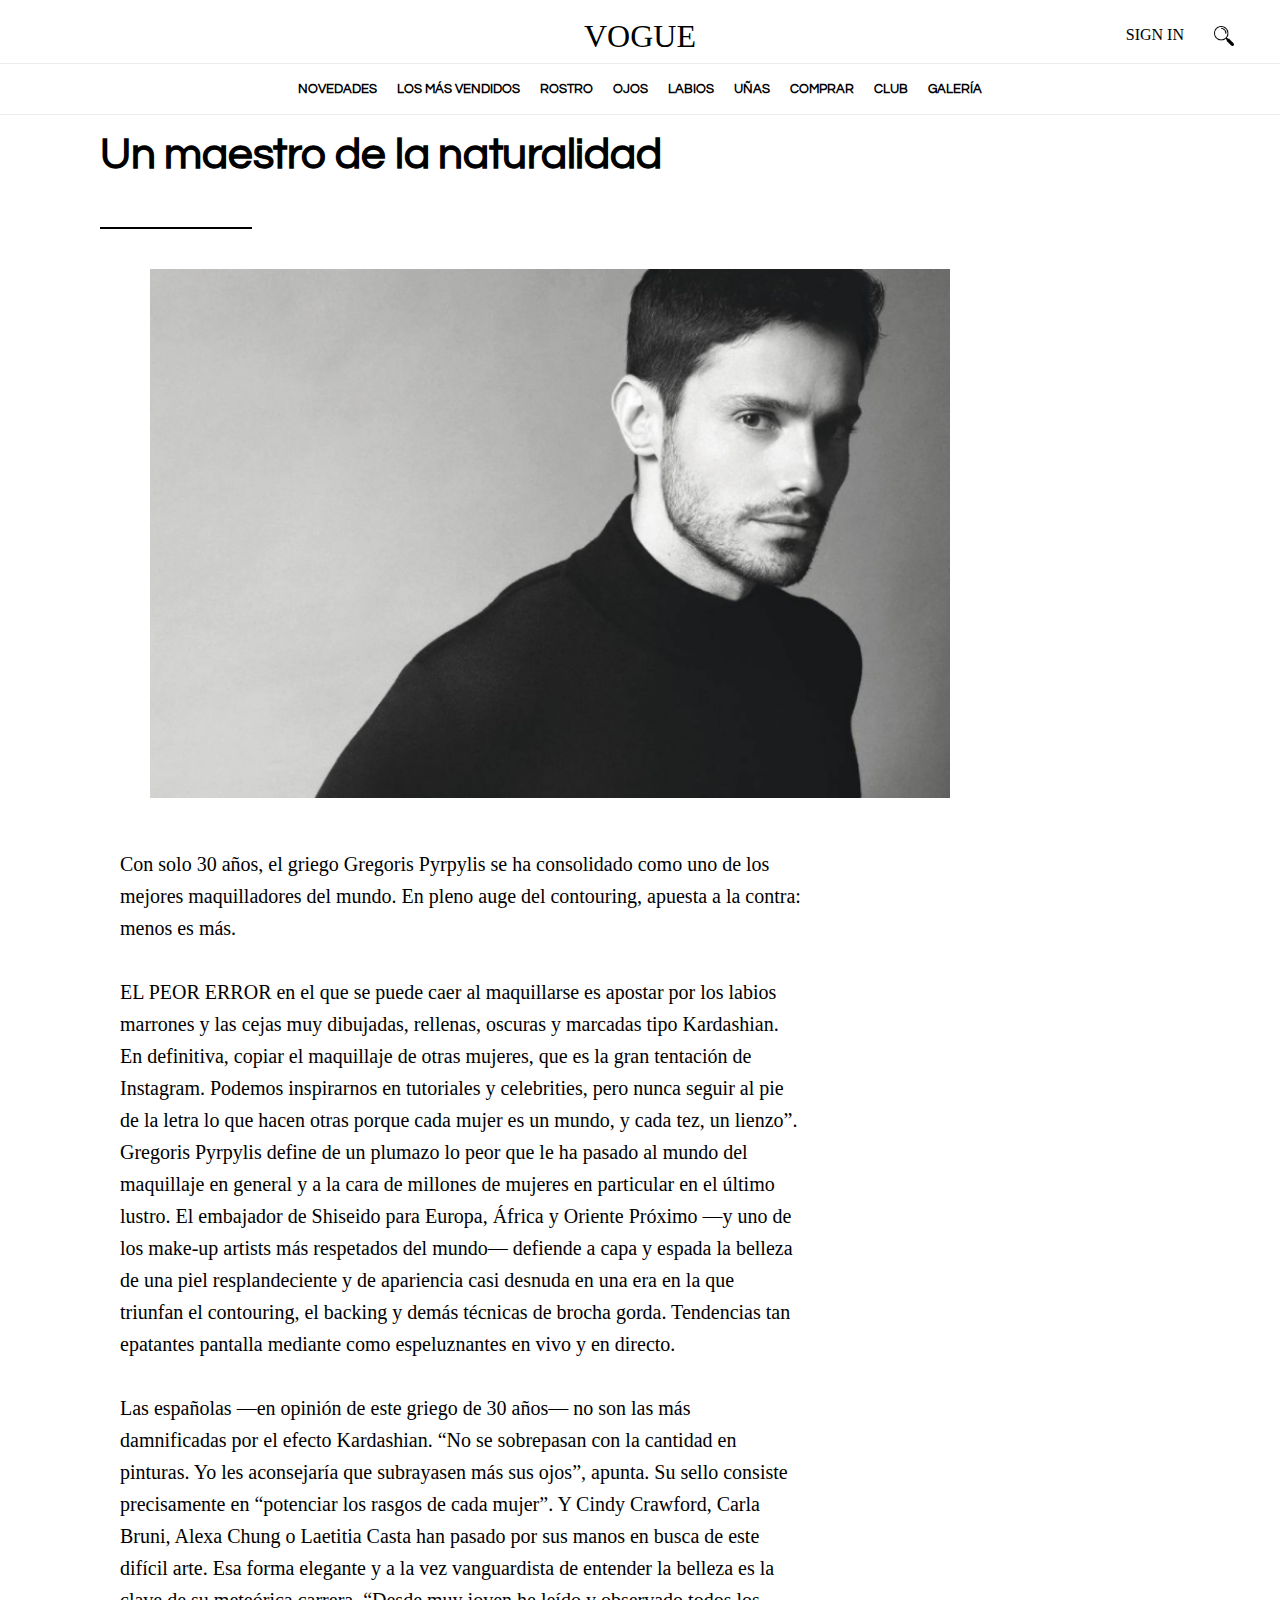
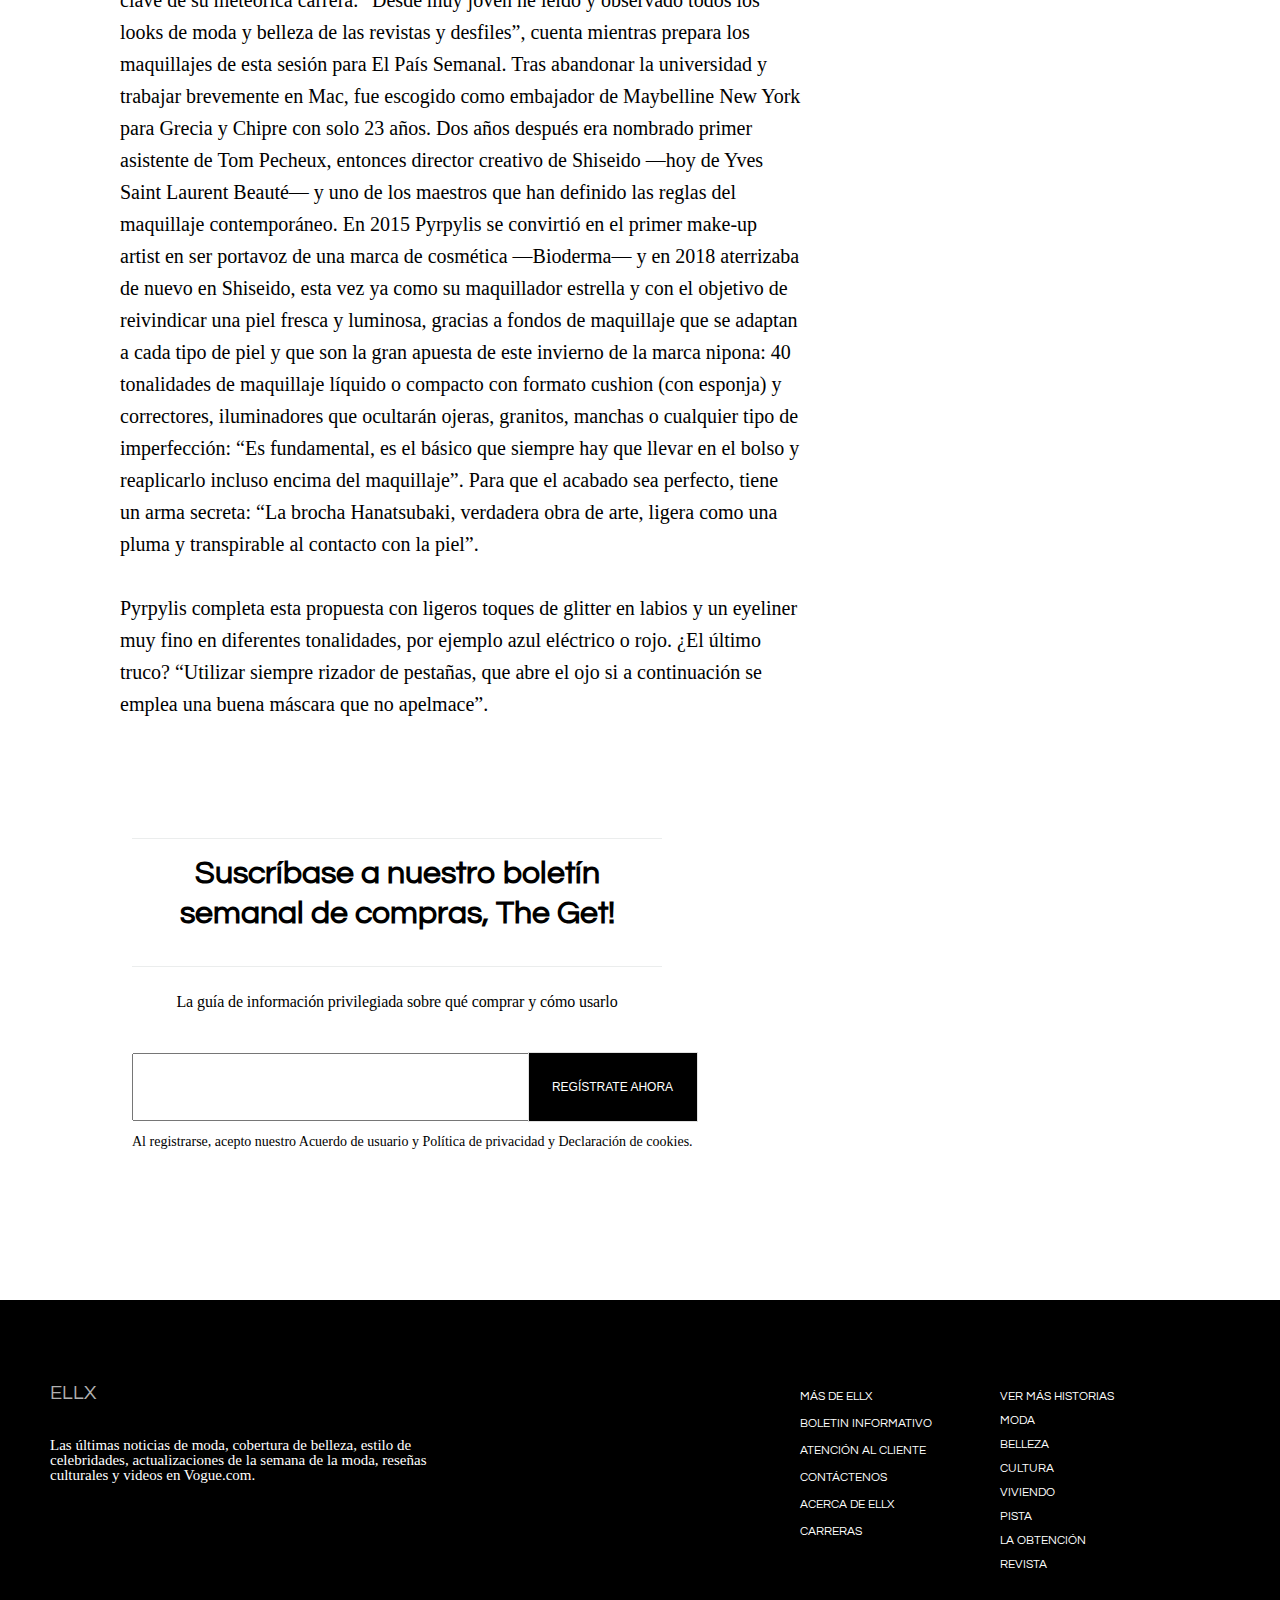
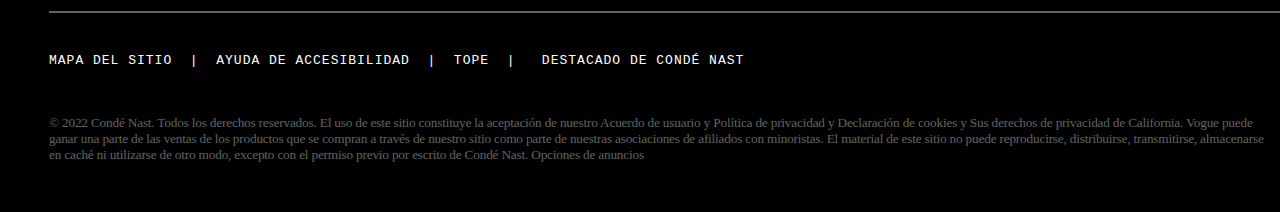
<file: HTML_Secundarios/Noticias/TODAS LAS NOTICIAS/Un maestro de la naturalidad/Un maestro de la naturalidad.html>
<!DOCTYPE html>
<html lang="en">
<head>
    <meta charset="UTF-8">
    <meta http-equiv="X-UA-Compatible" content="IE=edge">
    <meta name="viewport" content="width=device-width, initial-scale=1.0">
    <link rel="stylesheet" href="estilo_plantilla.css">
    <link rel="preconnect" href="https://fonts.googleapis.com/%22%3E">
    <link rel="preconnect" href="https://fonts.gstatic.com/" crossorigin>
    <link href="https://fonts.googleapis.com/css2?family=Questrial&display=swap" rel="stylesheet">
    <link rel="preconnect" href="https://fonts.googleapis.com">
    <link rel="preconnect" href="https://fonts.gstatic.com" crossorigin>
    <link href="https://fonts.googleapis.com/css2?family=EB+Garamond:ital@1&display=swap" rel="stylesheet">
    <title>Un maestro</title>
</head>
<body>
    <div class="cuerpo">
        <div class="header">

            <!--TÍTULO Y SIGN IN-->

            <div class="intro">

                <div class="titulo">
    
                    <a href="#">VOGUE</a>
    
                </div>
    
                <div class="login">
    
                    <a href="HTML_Secundarios/login/login.html">SIGN IN</a>
    
                    <img src="lupa.png" alt="Elemento no disponible" width="20px" height="20px">
    
                </div>
    
            </div>

            <!--MENÚ-->
            <div class="menu">

                <ul>
    
                    <li class="prueba"><a href=""></a> NOVEDADES</li>
    
                    <li><a href=""></a> LOS MÁS VENDIDOS</li>
    
                    <li><a href=""></a> ROSTRO</li>
    
                    <li><a href=""></a> OJOS</li>
    
                    <li><a href=""></a> LABIOS</li>
    
                    <li><a href=""></a> UÑAS</li>
    
                    <li><a href=""></a> COMPRAR</li>
    
                    <li><a href=""></a> CLUB</li>
    
                    <li><a href=""></a> GALERÍA</li>
    
                </ul>
            
            </div>

        </div>
        
        <!--PLANTILLA-->
        <div class="plantilla">
            
            <div class="tituloPlantilla">
                <p>Un maestro de la naturalidad</p>
            </div>

            <div class="linea">
                
            </div>

            <img id="imagen1Maestro" src="1.png" width="800px">

            <div id="texto1Maestro" class="texto">
                <p>
                    Con solo 30 años, el griego Gregoris Pyrpylis se ha consolidado como uno de los mejores
                     maquilladores del mundo. En pleno auge del contouring, apuesta a la contra: menos es más.
                </p>
                <br>
                <p>
                    EL PEOR ERROR en el que se puede caer al maquillarse es apostar por los labios marrones y las
                     cejas muy dibujadas, rellenas, oscuras y marcadas tipo Kardashian. En definitiva, copiar el
                      maquillaje de otras mujeres, que es la gran tentación de Instagram. Podemos inspirarnos en 
                      tutoriales y celebrities, pero nunca seguir al pie de la letra lo que hacen otras porque cada
                       mujer es un mundo, y cada tez, un lienzo”. Gregoris Pyrpylis define de un plumazo lo peor que
                        le ha pasado al mundo del maquillaje en general y a la cara de millones de mujeres en particular
                         en el último lustro. El embajador de Shiseido para Europa, África y Oriente Próximo —y uno de
                          los make-up artists más respetados del mundo— defiende a capa y espada la belleza de una piel
                           resplandeciente y de apariencia casi desnuda en una era en la que triunfan el contouring, el 
                           backing y demás técnicas de brocha gorda. Tendencias tan epatantes pantalla mediante como 
                           espeluznantes en vivo y en directo.
                </p>
                <br>
                <p>
                    Las españolas —en opinión de este griego de 30 años— no son las más damnificadas por el efecto Kardashian.
                     “No se sobrepasan con la cantidad en pinturas. Yo les aconsejaría que subrayasen más sus ojos”, apunta.
                      Su sello consiste precisamente en “potenciar los rasgos de cada mujer”. Y Cindy Crawford, Carla Bruni,
                       Alexa Chung o Laetitia Casta han pasado por sus manos en busca de este difícil arte. Esa forma elegante 
                       y a la vez vanguardista de entender la belleza es la clave de su meteórica carrera. “Desde muy joven he 
                       leído y observado todos los looks de moda y belleza de las revistas y desfiles”, cuenta mientras prepara
                        los maquillajes de esta sesión para El País Semanal. Tras abandonar la universidad y trabajar brevemente
                         en Mac, fue escogido como embajador de Maybelline New York para Grecia y Chipre con solo 23 años. Dos
                          años después era nombrado primer asistente de Tom Pecheux, entonces director creativo de Shiseido —hoy
                           de Yves Saint Laurent Beauté— y uno de los maestros que han definido las reglas del maquillaje
                            contemporáneo. En 2015 Pyrpylis se convirtió en el primer make-up artist en ser portavoz de una marca
                             de cosmética —­Bioderma— y en 2018 aterrizaba de nuevo en Shiseido, esta vez ya como su maquillador 
                             estrella y con el objetivo de reivindicar una piel fresca y luminosa, gracias a fondos de maquillaje
                              que se adaptan a cada tipo de piel y que son la gran apuesta de este invierno de la marca nipona:
                               40 tonalidades de maquillaje líquido o compacto con formato cushion (con esponja) y correctores, 
                               iluminadores que ocultarán ojeras, granitos, manchas o cualquier tipo de imperfección: “Es 
                               fundamental, es el básico que siempre hay que llevar en el bolso y reaplicarlo incluso encima 
                               del maquillaje”. Para que el acabado sea perfecto, tiene un arma secreta: “La brocha Hanatsubaki,
                                verdadera obra de arte, ligera como una pluma y transpirable al contacto con la piel”.
                </p>
                <br>
                <p>
                    Pyrpylis completa esta propuesta con ligeros toques de glitter en labios y un eyeliner muy fino en diferentes
                     tonalidades, por ejemplo azul eléctrico o rojo. ¿El último truco? “Utilizar siempre rizador de pestañas, que 
                     abre el ojo si a continuación se emplea una buena máscara que no apelmace”.
                </p>
            </div>

            <div class="inicioSesion">
                <p id="titulo">Suscríbase a nuestro boletín semanal de compras, The Get!</p>
                <p id="debajoTitulo">La guía de información privilegiada sobre qué comprar y cómo usarlo</p>
                <form method="post">
                    <p><input type="email" size="20px"><input type="submit" value="REGÍSTRATE AHORA"></p> 
                </form>
                <p id="debajoInput">Al registrarse, acepto nuestro Acuerdo de usuario y Política de privacidad y Declaración de cookies.</p>
            </div>

        </div>

        <div class="footer">
            <div class="redes">
                <p id="titulo">ELLX</p>
                <p id="debajoTitulo">Las últimas noticias de moda, cobertura de belleza, estilo de celebridades, actualizaciones de la semana de la moda, reseñas culturales y videos en Vogue.com.</p>
                <ul id="redesSociales">
                
                </ul>
            </div>

            <div id="texto1">
                <p>MÁS DE ELLX</p>
                <p>BOLETIN INFORMATIVO</p>
                <p>ATENCIÓN AL CLIENTE</p>
                <p>CONTÁCTENOS</p>
                <p>ACERCA DE ELLX</p>
                <p>CARRERAS</p>
            </div>

            <div id="texto2">
                <p>VER MÁS HISTORIAS</p>
                <p>MODA</p>
                <p>BELLEZA</p>
                <p>CULTURA</p>
                <p>VIVIENDO</p>
                <p>PISTA</p>
                <p>LA OBTENCIÓN</p>
                <p>REVISTA</p>
            </div>

            <div id="linea"></div>

            <div id="texto3">
                <pre>MAPA DEL SITIO  |  AYUDA DE ACCESIBILIDAD  |  TOPE  |   DESTACADO DE CONDÉ NAST</pre>
            </div>

            <div id="acuerdos">
                <p>
                    © 2022 Condé Nast. Todos los derechos reservados. El uso de este sitio constituye la aceptación de nuestro Acuerdo de usuario
                    y Política de privacidad y Declaración de cookies y Sus derechos de privacidad de California. Vogue puede ganar una parte de
                    las ventas de los productos que se compran a través de nuestro sitio como parte de nuestras asociaciones de afiliados con
                    minoristas. El material de este sitio no puede reproducirse, distribuirse, transmitirse, almacenarse en caché ni utilizarse de
                    otro modo, excepto con el permiso previo por escrito de Condé Nast. Opciones de anuncios
                </p>
            </div>
        </div>

    </div>
</body>
</html>
</file>
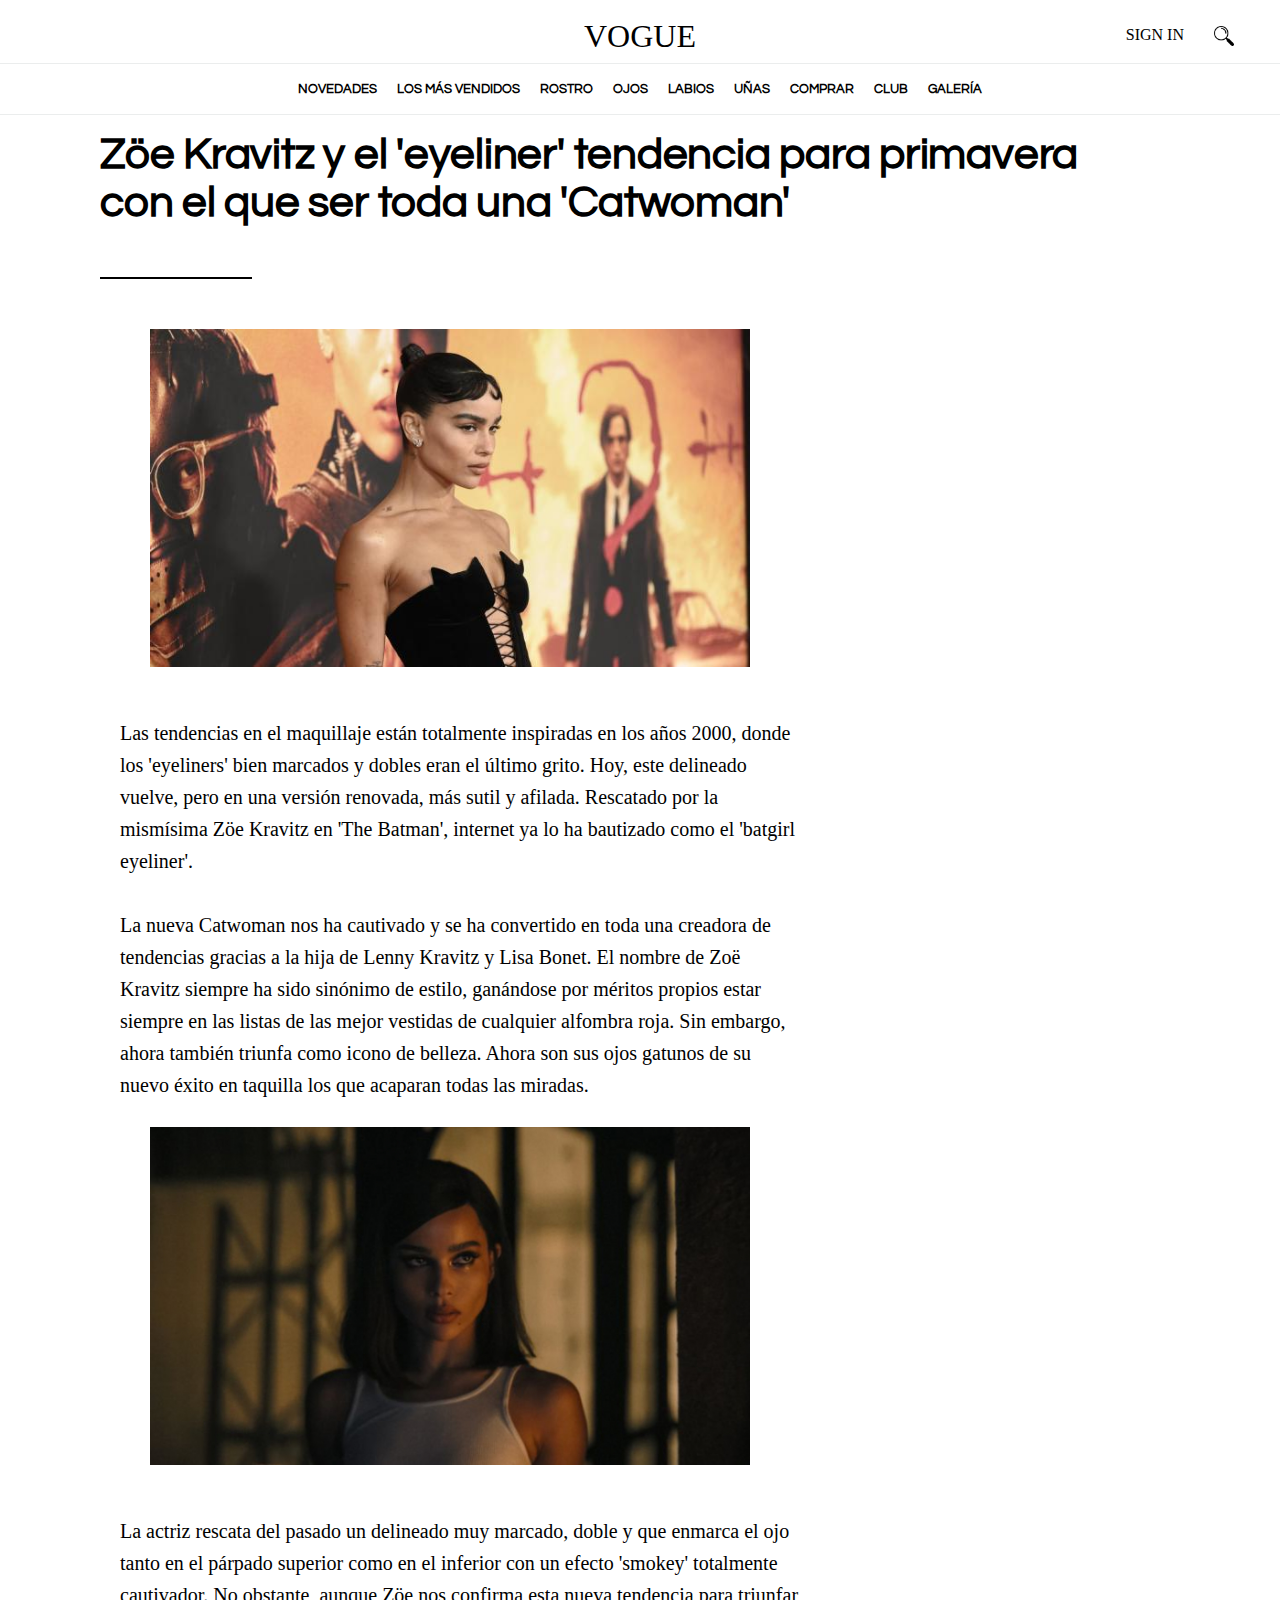
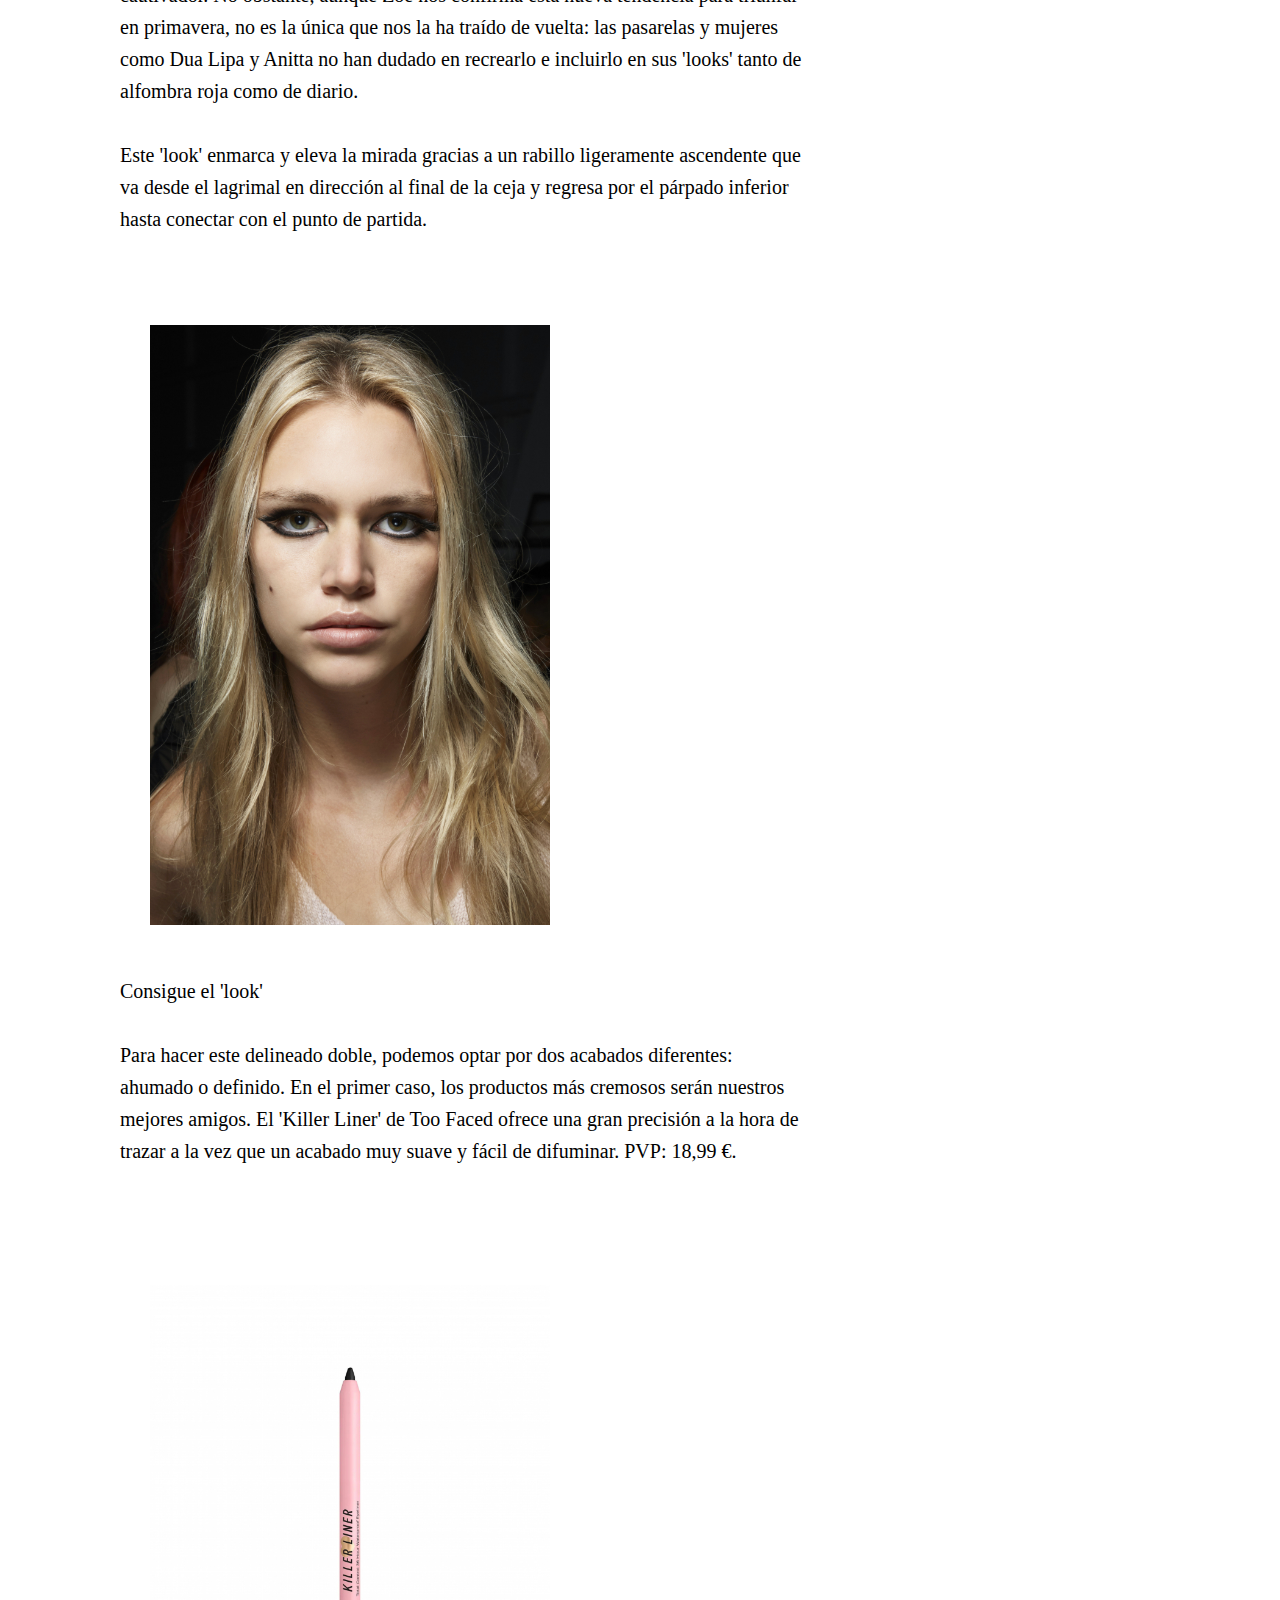
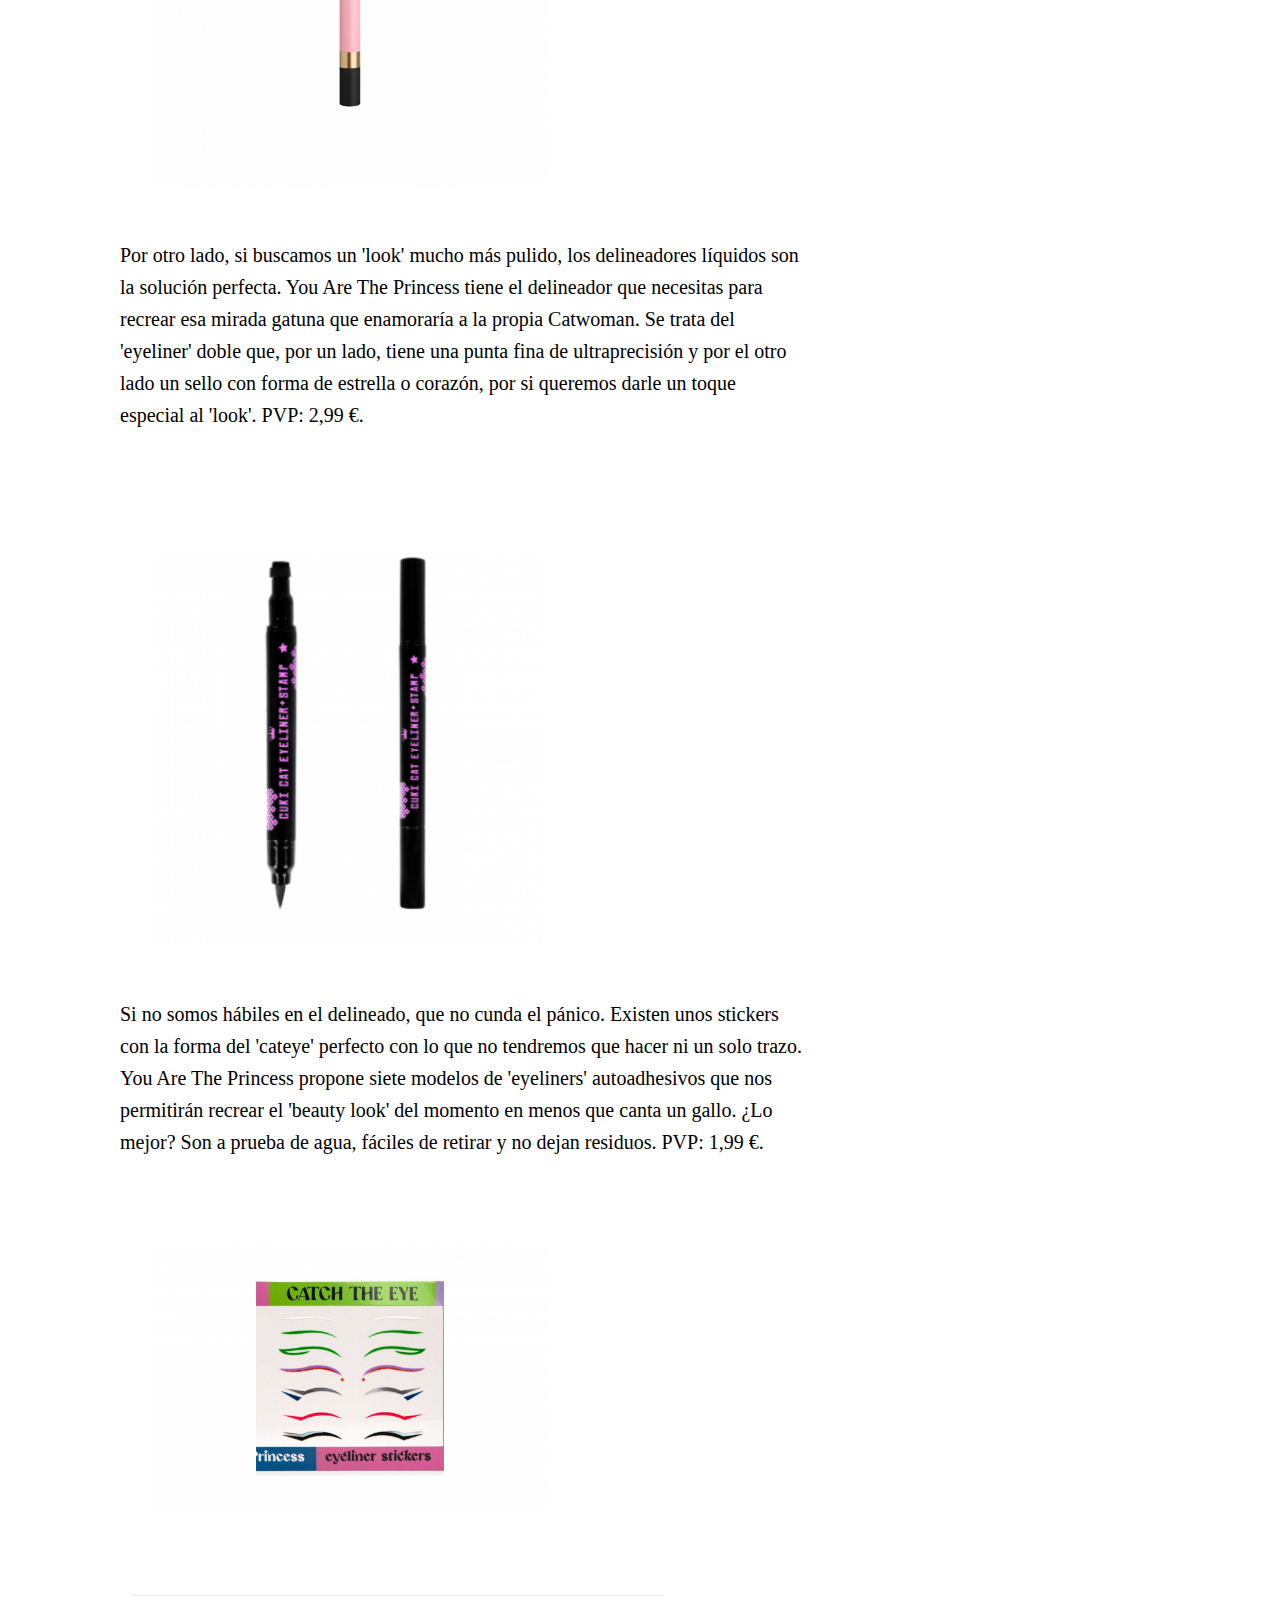
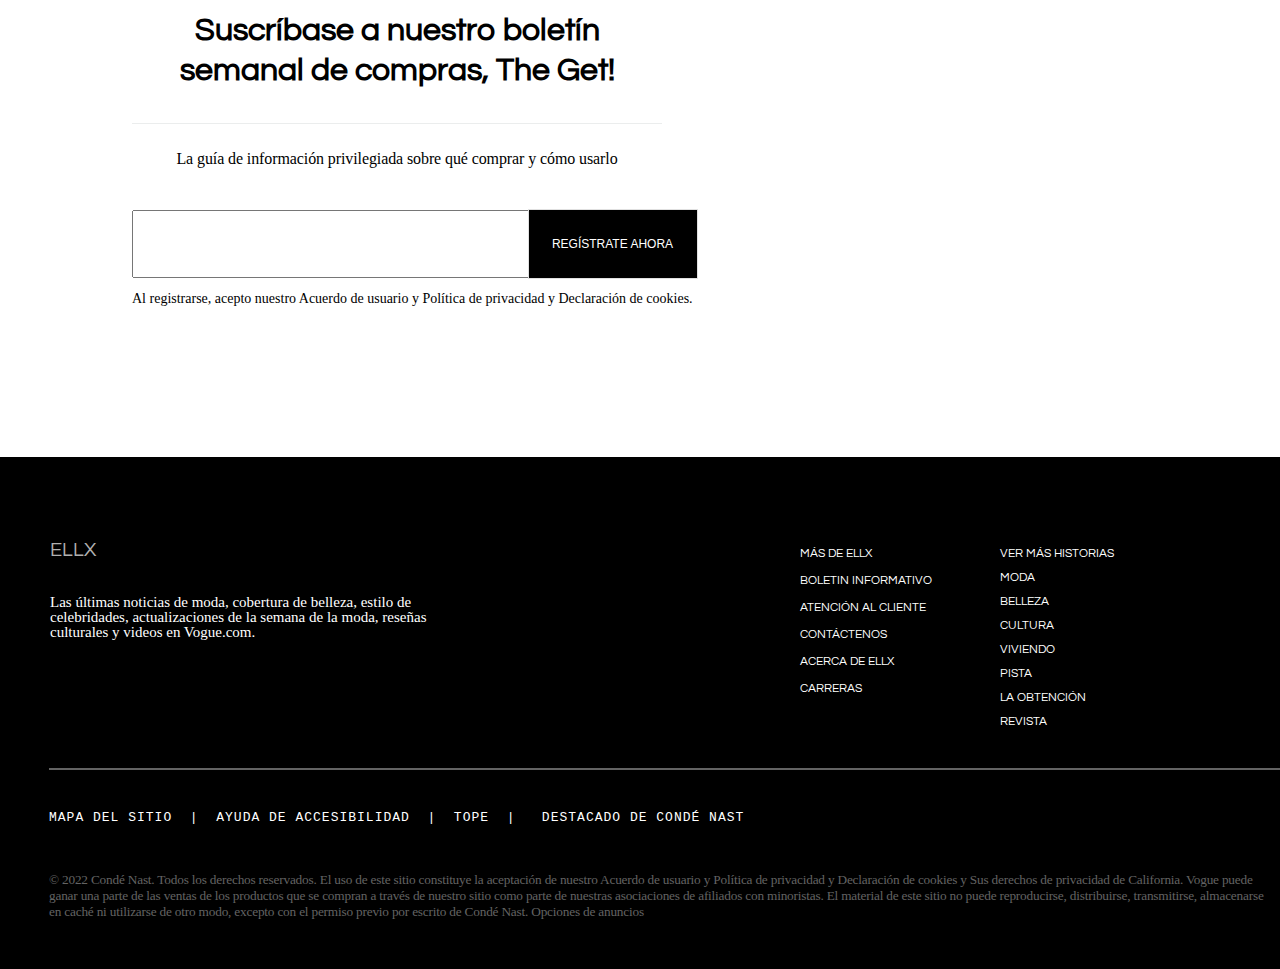
<file: HTML_Secundarios/Noticias/TODAS LAS NOTICIAS/Zöe Kravitz y el 'eyeliner' tendencia para primavera con el que ser toda una 'Catwoman'/Zöe Kravitz y el 'eyeliner'.html>
<!DOCTYPE html>
<html lang="en">
<head>
    <meta charset="UTF-8">
    <meta http-equiv="X-UA-Compatible" content="IE=edge">
    <meta name="viewport" content="width=device-width, initial-scale=1.0">
    <link rel="stylesheet" href="estilo_plantilla.css">
    <link rel="preconnect" href="https://fonts.googleapis.com/%22%3E">
    <link rel="preconnect" href="https://fonts.gstatic.com/" crossorigin>
    <link href="https://fonts.googleapis.com/css2?family=Questrial&display=swap" rel="stylesheet">
    <link rel="preconnect" href="https://fonts.googleapis.com">
    <link rel="preconnect" href="https://fonts.gstatic.com" crossorigin>
    <link href="https://fonts.googleapis.com/css2?family=EB+Garamond:ital@1&display=swap" rel="stylesheet">
    <title>Zoe Kravitz</title>
</head>
<body>
    <div class="cuerpo">
        <div class="header">

            <!--TÍTULO Y SIGN IN-->

            <div class="intro">

                <div class="titulo">
    
                    <a href="#">VOGUE</a>
    
                </div>
    
                <div class="login">
    
                    <a href="HTML_Secundarios/login/login.html">SIGN IN</a>
    
                    <img src="lupa.png" alt="Elemento no disponible" width="20px" height="20px">
    
                </div>
    
            </div>

            <!--MENÚ-->
            <div class="menu">

                <ul>
    
                    <li class="prueba"><a href=""></a> NOVEDADES</li>
    
                    <li><a href=""></a> LOS MÁS VENDIDOS</li>
    
                    <li><a href=""></a> ROSTRO</li>
    
                    <li><a href=""></a> OJOS</li>
    
                    <li><a href=""></a> LABIOS</li>
    
                    <li><a href=""></a> UÑAS</li>
    
                    <li><a href=""></a> COMPRAR</li>
    
                    <li><a href=""></a> CLUB</li>
    
                    <li><a href=""></a> GALERÍA</li>
    
                </ul>
            
            </div>

        </div>
        
        <!--PLANTILLA-->
        <div class="plantilla">
            
            <div class="tituloPlantilla">
                <p>Zöe Kravitz y el 'eyeliner' tendencia para primavera con el que ser toda una 'Catwoman'</p>
            </div>

            <div id="linea1Catwoman" class="linea">
                
            </div>

            <img id="imagen1Catwoman" src="1.jpeg" width="600px">

            <div class="texto">
                <p>
                    Las tendencias en el maquillaje están totalmente inspiradas en los años 2000, donde los
                     'eyeliners' bien marcados y dobles eran el último grito. Hoy, este delineado vuelve, pero
                      en una versión renovada, más sutil y afilada. Rescatado por la mismísima Zöe Kravitz en 
                      'The Batman', internet ya lo ha bautizado como el 'batgirl eyeliner'.
                </p>
                <br>
                <p>
                    La nueva Catwoman nos ha cautivado y se ha convertido en toda una creadora de tendencias gracias
                     a la hija de Lenny Kravitz y Lisa Bonet. El nombre de Zoë Kravitz siempre ha sido sinónimo de estilo,
                      ganándose por méritos propios estar siempre en las listas de las mejor vestidas de cualquier alfombra
                       roja. Sin embargo, ahora también triunfa como icono de belleza. Ahora son sus ojos gatunos de su nuevo
                        éxito en taquilla los que acaparan todas las miradas.
                </p>
            </div>

            <img id="imagen2Catwoman" src="2.jpeg" width="600px">

            <div class="texto">
                <p>
                    La actriz rescata del pasado un delineado muy marcado, doble y que enmarca el ojo tanto en el párpado superior
                     como en el inferior con un efecto 'smokey' totalmente cautivador. No obstante, aunque Zöe nos confirma esta 
                     nueva tendencia para triunfar en primavera, no es la única que nos la ha traído de vuelta: las pasarelas y 
                     mujeres como Dua Lipa y Anitta no han dudado en recrearlo e incluirlo en sus 'looks' tanto de alfombra roja 
                     como de diario.
                </p>
                <br>
                <p>
                    Este 'look' enmarca y eleva la mirada gracias a un rabillo ligeramente ascendente que va desde el lagrimal en 
                    dirección al final de la ceja y regresa por el párpado inferior hasta conectar con el punto de partida. 
                </p>
            </div>

            <img id="imagen3Catwoman" src="3.jpeg" width="400px">

            <div class="texto">
                <p>
                    Consigue el 'look'
                </p>
                <br>
                <p>
                    Para hacer este delineado doble, podemos optar por dos acabados diferentes: ahumado o definido. En el primer 
                    caso, los productos más cremosos serán nuestros mejores amigos. El 'Killer Liner' de Too Faced ofrece una gran
                     precisión a la hora de trazar a la vez que un acabado muy suave y fácil de difuminar. PVP: 18,99 €.
                </p>
            </div>

            <img id="imagen4Catwoman" src="4.jpeg" width="400px">

            <div class="texto">
                <p>
                    Por otro lado, si buscamos un 'look' mucho más pulido, los delineadores líquidos son la solución perfecta.
                     You Are The Princess tiene el delineador que necesitas para recrear esa mirada gatuna que enamoraría a la
                      propia Catwoman. Se trata del 'eyeliner' doble que, por un lado, tiene una punta fina de ultraprecisión
                       y por el otro lado un sello con forma de estrella o corazón, por si queremos darle un toque especial al
                        'look'. PVP: 2,99 €.
                </p>
            </div>

            <img id="imagen5Catwoman" src="5.png" width="400px">

            <div class="texto">
                <p>
                    Si no somos hábiles en el delineado, que no cunda el pánico. Existen unos stickers con la forma del 'cateye'
                     perfecto con lo que no tendremos que hacer ni un solo trazo. You Are The Princess propone siete modelos de
                      'eyeliners' autoadhesivos que nos permitirán recrear el 'beauty look' del momento en menos que canta un
                       gallo. ¿Lo mejor? Son a prueba de agua, fáciles de retirar y no dejan residuos. PVP: 1,99 €.
                </p>
            </div>

            <img id="imagen6Catwoman" src="6.jpeg" width="400px">



            

            <div class="inicioSesion">
                <p id="titulo">Suscríbase a nuestro boletín semanal de compras, The Get!</p>
                <p id="debajoTitulo">La guía de información privilegiada sobre qué comprar y cómo usarlo</p>
                <form method="post">
                    <p><input type="email" size="20px"><input type="submit" value="REGÍSTRATE AHORA"></p> 
                </form>
                <p id="debajoInput">Al registrarse, acepto nuestro Acuerdo de usuario y Política de privacidad y Declaración de cookies.</p>
            </div>

        </div>

        <div class="footer">
            <div class="redes">
                <p id="titulo">ELLX</p>
                <p id="debajoTitulo">Las últimas noticias de moda, cobertura de belleza, estilo de celebridades, actualizaciones de la semana de la moda, reseñas culturales y videos en Vogue.com.</p>
                <ul id="redesSociales">
                
                </ul>
            </div>

            <div id="texto1">
                <p>MÁS DE ELLX</p>
                <p>BOLETIN INFORMATIVO</p>
                <p>ATENCIÓN AL CLIENTE</p>
                <p>CONTÁCTENOS</p>
                <p>ACERCA DE ELLX</p>
                <p>CARRERAS</p>
            </div>

            <div id="texto2">
                <p>VER MÁS HISTORIAS</p>
                <p>MODA</p>
                <p>BELLEZA</p>
                <p>CULTURA</p>
                <p>VIVIENDO</p>
                <p>PISTA</p>
                <p>LA OBTENCIÓN</p>
                <p>REVISTA</p>
            </div>

            <div id="linea"></div>

            <div id="texto3">
                <pre>MAPA DEL SITIO  |  AYUDA DE ACCESIBILIDAD  |  TOPE  |   DESTACADO DE CONDÉ NAST</pre>
            </div>

            <div id="acuerdos">
                <p>
                    © 2022 Condé Nast. Todos los derechos reservados. El uso de este sitio constituye la aceptación de nuestro Acuerdo de usuario
                    y Política de privacidad y Declaración de cookies y Sus derechos de privacidad de California. Vogue puede ganar una parte de
                    las ventas de los productos que se compran a través de nuestro sitio como parte de nuestras asociaciones de afiliados con
                    minoristas. El material de este sitio no puede reproducirse, distribuirse, transmitirse, almacenarse en caché ni utilizarse de
                    otro modo, excepto con el permiso previo por escrito de Condé Nast. Opciones de anuncios
                </p>
            </div>
        </div>

    </div>
</body>
</html>
</file>
<file: HTML_Secundarios/Noticias/TODAS LAS NOTICIAS/Adiós, rojo la manicura natural recupera su trono la próxima primavera/estilo_plantilla.css>
* {
    margin: 0;
}

/*Títulos*/
#titulo {
    text-align: center;
    height: 25px;
    font-family: 'Questrial', sans-serif;
    font-size: small;
    width: 100%;
    padding: 10px;
    border-top: 1px solid #707a7f23;
    border-bottom: 1px solid #707a7f23;
    padding: 15px 0px;
}


/*----------CABECERA----------*/
.header {
    display: flex;
    flex-direction: column;
    margin-top: 10px;
}

/*Título y sign in*/
.intro {
    display: grid;
    grid-template-columns: repeat(3,1fr);
    padding: 8px;
}

.titulo {
    font-size: xx-large;
    font-family: 'Times New Roman', Times, serif;
    font-weight: 500;
    display: flex;
    justify-content: center;
    grid-column: 2/3;
}

.titulo a {
    text-decoration: none;
    color: black;
}

.login {
    grid-column: 3 / -1;
    padding: 8px;
    display: flex;
    justify-content: end;
}

.login img {
    margin: 0px 30px;
}

.login a {
    text-decoration: none;
    color: black;
    font-family: 'Times New Roman', Times, serif;
    font-weight: bold 0.5;
}

/*----------MENU----------*/
.menu {
    display: flex;
    flex-direction: column;
    list-style-type: none;
    margin: 0px;
    padding: 0px;
    height: 40px;
    border-top: #707a7f23 solid 1px;
    border-bottom: #707a7f23 solid 1px;
    font-family: 'Questrial', sans-serif;
    font-weight: bolder;
    font-size: small;
    padding: 5px 0px;
}

.menu ul {
    display: flex;
    flex-direction: row;
    flex-wrap: wrap;
    align-items: center;
    justify-content: center;
    padding: 0;
    margin: 0px;
}

/*Columnas*/
.menu li {
    padding: 0px;
    line-height: 40px;
    list-style: none;
    margin: 0px 10px;
}

/*CuerpoPlantilla*/
.plantilla {
    display: flex;
    flex-direction: column;
    margin-left: 100px;
}

/*TituloPlantila*/
.tituloPlantilla {
    font-family: 'Questrial', sans-serif;
    font-size: 44px;
    font-weight: 600;
    letter-spacing: -0.23px;
    line-height: 48px;
    text-decoration: none solid black;
    text-align: left;
    word-spacing: 0px;
    color: black;
    height: 96px;
    width: 1012.16px;
    margin-top: 16px;
    display: block;
}

.plantilla .linea {
    height: 0px;
    width: 150px;
    border: 1px solid black;
}

.plantilla .texto {
    font-family: Garamond, serif;
    font-size: 20px;
    line-height: 32px;
    text-decoration: none solid black;
    word-spacing: 0px;
    color: black;
    height: 310px;
    width: 682px;
    margin-left: 20px;
    margin-top: 50px;
}

.plantilla img {
    margin-top: 850px;
    margin-left: 50px;
}

.plantilla #imagen2KikoMilano {
    margin-top: 170px;
    margin-left: 50px;
}

.plantilla #foto1Tiktok {
    margin-top: 60px;
}

.plantilla #linea1Tiktok {
    margin-top: 95px;
}

.plantilla #texto1Tiktok {
    margin-bottom: 1000px;
}

.plantilla #texto2Tiktok {
    margin-bottom: 250px;
}

.plantilla #linea1PremiosGoya {
    margin-top: 50px;
}

.plantilla #imagen1PremiosGoya {
    margin-top: 60px;
}

.plantilla #imagen2PremiosGoya {
    margin-top: 130px;
}

.plantilla #imagen3PremiosGoya {
    margin-top: 300px;
}

.plantilla #imagen4PremiosGoya {
    margin-top: 0px;
}

.plantilla #imagen5PremiosGoya {
    margin-top: 0px;
}

.plantilla #imagen6PremiosGoya {
    margin-top: 80px;
}

.plantilla #imagen7PremiosGoya {
    margin-top: 40px;
}

.plantilla #imagen1No1 {
    margin-top: 50px;
}

.plantilla #imagen2No1 {
    margin-top: 0px;
}

.plantilla #imagen3No1 {
    margin-top: 0px;
}

.plantilla #imagen4No1 {
    margin-top: 300px;
}

.plantilla #imagen5No1 {
    margin-top: 0px;
}

.plantilla #imagen6No1 {
    margin-top: 0px;
    margin-bottom: -350px;
}

.plantilla #imagen1Maestro {
    margin-top: 40px;
}

.plantilla #texto1Maestro {
    margin-bottom: 1200px;
}

.plantilla #texto1MejorLimpiador {
    margin-top: 50px;
}

.plantilla #imagen1MejorLimpiador {
    margin-top: 50px;
}

.plantilla #imagen2MejorLimpiador {
    margin-top: 750px;
}

.plantilla #imagen3MejorLimpiador {
    margin-top: 450px;
}

.plantilla #linea1Secreto {
    margin-top: 50px;
}

.plantilla #imagen1Secreto {
    margin-top: 50px;
}

.plantilla #texto1Secreto {
    margin-bottom: 1400px;
}

.plantilla #linea1Cosmeticos {
    margin-top: 50px;
}

.plantilla #imagen1Cosmeticos {
    margin-top: 50px;
}

.plantilla #linea1Catwoman {
    margin-top: 50px;
}

.plantilla #imagen1Catwoman {
    margin-top: 50px;
}

.plantilla #imagen2Catwoman {
    margin-top: 100px;
}

.plantilla #imagen3Catwoman {
    margin-top: 100px;
}

.plantilla #imagen4Catwoman {
    margin-top: 0px;
}

.plantilla #imagen5Catwoman {
    margin-top: 0px;
}

.plantilla #imagen6Catwoman {
    margin-top: -70px;
}

.plantilla #linea1Emma {
    margin-top: 50px;
}

.plantilla #imagen1Emma {
    margin-top: 50px;
}

.plantilla #imagen2Emma {
    margin-top: 50px;
}

.plantilla #imagen3Emma {
    margin-top: -60px;
}

.plantilla #imagen4Emma {
    margin-top: -60px;
}

.plantilla #imagen5Emma {
    margin-top: -60px;
}

.plantilla #texto1Emma {
    margin-bottom: -150px;
}

.plantilla #linea1Coats {
    margin-top: 50px;
}

.plantilla #imagen1Coats {
    margin-top: 200px;
}

.plantilla #imagen2Coats {
    margin-top: -50px;
}

.plantilla #imagen3Coats {
    margin-top: 0px;
}

.plantilla #texto1Coats {
    margin-bottom: -150px;
}

.plantilla #linea1Rojo {
    margin-top: 50px;
}

.plantilla #imagen1Rojo {
    margin-top: 50px;
}

.plantilla #imagen2Rojo {
    margin-top: 230px;
}

.plantilla #imagen3Rojo {
    margin-top: 900px;
}

.plantilla #linea1Manicura {
    margin-top: 50px;
}

.plantilla #imagen1Manicura {
    margin-top: 50px;
}

.plantilla #imagen2Manicura {
    margin-top: 520px;
}

.plantilla #imagen3Manicura {
    margin-top: 50px;
}

.plantilla #texto1Manicura {
    margin-top: -45px;
}

.plantilla #imagen4Manicura {
    margin-top: 0px;
}

.plantilla #imagen5Manicura {
    margin-top: -40px;
}

.plantilla #imagen6Manicura {
    margin-top: 50px;
}

.plantilla #imagen7Manicura {
    margin-top: -40px;
}

.plantilla #imagen8Manicura {
    margin-top: -40px;
}


.plantilla .inicioSesion {
    font-size: 20px;
    line-height: 32px;
    word-spacing: 0px;
    height: 414px;
    width: 595px;
    padding: 64px 32px;
}

.plantilla .inicioSesion #titulo {
    font-size: 32px;
    font-weight: 600;
    line-height: 40px;
    text-align: center;
    word-spacing: 0px;
    height: 96px;
    width: 530px;
    margin-top: 16px;
    padding-bottom: 16px;
}

.plantilla .inicioSesion #debajoTitulo {
    font-size: 16px;
    letter-spacing: -0.1px;
    line-height: 22px;
    text-align: center;
    word-spacing: 0px;
    height: 22px;
    width: 530px;
    margin-top: 24px;
    margin-bottom: 32px;
}

.plantilla .inicioSesion input[type=email] {
    font-size: 12px;
    line-height: 16px;
    word-spacing: 0px;
    height: 48px;
    width: 370.5px;
    margin-top: 8px;
    padding: 8px 12px;
}

.plantilla .inicioSesion input[type=submit] {
    font-size: 12px;
    line-height: 16px;
    word-spacing: 0px;
    height: 70px;
    width: 170px;
    border: 1px solid #E0E0E0;
    margin-top: 0px;
    margin-left: -3px;
    padding: 8px 12px;
    background-color: black;
    color: white;
}

.plantilla .inicioSesion #debajoInput {
    font-size: 14px;
    line-height: 16px;
    word-spacing: 0px;
    color: black;
    height: 16px;
    width: 570px;
    margin: 12px 0px;
}

.footer {
    display: flex;
    flex-direction: column;
    padding: 48px;
    background-color: black;
    border: 1px solid black;
    z-index: -1;
}

.footer .redes #titulo {
    font-family: 'Questrial', sans-serif;
    font-size: 20px;
    line-height: 32px;
    text-align: left;
    word-spacing: 0px;
    color: #B0B0B0;
    height: 32px;
    width: 105px;
    margin: 12px 0px;
    border: 1px solid black;
}

.footer .redes #debajoTitulo {
    border: 1px solid black;
    font-size: 15px;
    line-height: 15px;
    text-align: left;
    word-spacing: 0px;
    color: white;
    height: 30px;
    width: 434px;
}

.footer .redes #redesSociales {
    line-height: 32px;
    text-align: left;
    height: 48px;
    width: 626px;
    margin-top: 30px;
    list-style-type: none;
    z-index: 1;
    color: white;
}

.footer .redes #redesSociales li {
    float: left;
    margin-left: 15px;
}

.footer #texto1 {
    font-family: 'Questrial', sans-serif;
    font-size: 12px;
    line-height: 32px;
    text-align: left;
    word-spacing: 0px;
    color: black;
    height: 165px;
    width: 154px;
    border: 1px solid black;
    margin-left: 750px;
    margin-top: -165px;
    line-height: 27px;
    color: white;
}

.footer #texto2 {
    font-family: 'Questrial', sans-serif;
    font-size: 12px;
    line-height: 32px;
    text-align: left;
    word-spacing: 0px;
    color: black;
    height: 185px;
    width: 154px;
    border: 1px solid black;
    margin-left: 950px;
    margin-top: -165px;
    line-height: 24px;
    color: white;
}

.footer #linea {
    border: 1px solid #636363;
    height: 0px;
    width: 1250px;
    margin-top: 40px;
}

.footer #texto3 {
    font-family: 'Questrial', sans-serif;
    letter-spacing: 1px;
    text-align: left;
    height: 22px;
    width: 682px;
    color: white;
    margin-top: 40px;
}

.footer #acuerdos {
    font-size: 13.3px;
    letter-spacing: -0.2px;
    line-height: 16px;
    text-align: left;
    color: #636363;
    height: 48px;
    width: 1221px;
    margin-top: 40px;
}
</file>
<file: HTML_Secundarios/Noticias/TODAS LAS NOTICIAS/Así es No.1 de Chanel, la nueva línea de belleza de la firma para empezar el año con una piel radiante/estilo_plantilla.css>
* {
    margin: 0;
}

/*Títulos*/
#titulo {
    text-align: center;
    height: 25px;
    font-family: 'Questrial', sans-serif;
    font-size: small;
    width: 100%;
    padding: 10px;
    border-top: 1px solid #707a7f23;
    border-bottom: 1px solid #707a7f23;
    padding: 15px 0px;
}


/*----------CABECERA----------*/
.header {
    display: flex;
    flex-direction: column;
    margin-top: 10px;
}

/*Título y sign in*/
.intro {
    display: grid;
    grid-template-columns: repeat(3,1fr);
    padding: 8px;
}

.titulo {
    font-size: xx-large;
    font-family: 'Times New Roman', Times, serif;
    font-weight: 500;
    display: flex;
    justify-content: center;
    grid-column: 2/3;
}

.titulo a {
    text-decoration: none;
    color: black;
}

.login {
    grid-column: 3 / -1;
    padding: 8px;
    display: flex;
    justify-content: end;
}

.login img {
    margin: 0px 30px;
}

.login a {
    text-decoration: none;
    color: black;
    font-family: 'Times New Roman', Times, serif;
    font-weight: bold 0.5;
}

/*----------MENU----------*/
.menu {
    display: flex;
    flex-direction: column;
    list-style-type: none;
    margin: 0px;
    padding: 0px;
    height: 40px;
    border-top: #707a7f23 solid 1px;
    border-bottom: #707a7f23 solid 1px;
    font-family: 'Questrial', sans-serif;
    font-weight: bolder;
    font-size: small;
    padding: 5px 0px;
}

.menu ul {
    display: flex;
    flex-direction: row;
    flex-wrap: wrap;
    align-items: center;
    justify-content: center;
    padding: 0;
    margin: 0px;
}

/*Columnas*/
.menu li {
    padding: 0px;
    line-height: 40px;
    list-style: none;
    margin: 0px 10px;
}

/*CuerpoPlantilla*/
.plantilla {
    display: flex;
    flex-direction: column;
    margin-left: 100px;
}

/*TituloPlantila*/
.tituloPlantilla {
    font-family: 'Questrial', sans-serif;
    font-size: 44px;
    font-weight: 600;
    letter-spacing: -0.23px;
    line-height: 48px;
    text-decoration: none solid black;
    text-align: left;
    word-spacing: 0px;
    color: black;
    height: 96px;
    width: 1012.16px;
    margin-top: 16px;
    display: block;
}

.plantilla .linea {
    height: 0px;
    width: 150px;
    border: 1px solid black;
}

.plantilla .texto {
    font-family: Garamond, serif;
    font-size: 20px;
    line-height: 32px;
    text-decoration: none solid black;
    word-spacing: 0px;
    color: black;
    height: 310px;
    width: 682px;
    margin-left: 20px;
    margin-top: 50px;
}

.plantilla img {
    margin-top: 850px;
    margin-left: 50px;
}

.plantilla #imagen2KikoMilano {
    margin-top: 170px;
    margin-left: 50px;
}

.plantilla #foto1Tiktok {
    margin-top: 60px;
}

.plantilla #linea1Tiktok {
    margin-top: 95px;
}

.plantilla #texto1Tiktok {
    margin-bottom: 1000px;
}

.plantilla #texto2Tiktok {
    margin-bottom: 250px;
}

.plantilla #linea1PremiosGoya {
    margin-top: 50px;
}

.plantilla #imagen1PremiosGoya {
    margin-top: 60px;
}

.plantilla #imagen2PremiosGoya {
    margin-top: 130px;
}

.plantilla #imagen3PremiosGoya {
    margin-top: 300px;
}

.plantilla #imagen4PremiosGoya {
    margin-top: 0px;
}

.plantilla #imagen5PremiosGoya {
    margin-top: 0px;
}

.plantilla #imagen6PremiosGoya {
    margin-top: 80px;
}

.plantilla #imagen7PremiosGoya {
    margin-top: 40px;
}

.plantilla #imagen1No1 {
    margin-top: 50px;
}

.plantilla #imagen2No1 {
    margin-top: 0px;
}

.plantilla #imagen3No1 {
    margin-top: 0px;
}

.plantilla #imagen4No1 {
    margin-top: 300px;
}

.plantilla #imagen5No1 {
    margin-top: 0px;
}

.plantilla #imagen6No1 {
    margin-top: 0px;
    margin-bottom: -350px;
}

.plantilla #imagen1Maestro {
    margin-top: 40px;
}

.plantilla #texto1Maestro {
    margin-bottom: 1200px;
}

.plantilla #texto1MejorLimpiador {
    margin-top: 50px;
}

.plantilla #imagen1MejorLimpiador {
    margin-top: 50px;
}

.plantilla #imagen2MejorLimpiador {
    margin-top: 750px;
}

.plantilla #imagen3MejorLimpiador {
    margin-top: 450px;
}

.plantilla #linea1Secreto {
    margin-top: 50px;
}

.plantilla #imagen1Secreto {
    margin-top: 50px;
}

.plantilla #texto1Secreto {
    margin-bottom: 1400px;
}

.plantilla #linea1Cosmeticos {
    margin-top: 50px;
}

.plantilla #imagen1Cosmeticos {
    margin-top: 50px;
}

.plantilla #linea1Catwoman {
    margin-top: 50px;
}

.plantilla #imagen1Catwoman {
    margin-top: 50px;
}

.plantilla #imagen2Catwoman {
    margin-top: 100px;
}

.plantilla #imagen3Catwoman {
    margin-top: 100px;
}

.plantilla #imagen4Catwoman {
    margin-top: 0px;
}

.plantilla #imagen5Catwoman {
    margin-top: 0px;
}

.plantilla #imagen6Catwoman {
    margin-top: -70px;
}

.plantilla #linea1Emma {
    margin-top: 50px;
}

.plantilla #imagen1Emma {
    margin-top: 50px;
}

.plantilla #imagen2Emma {
    margin-top: 50px;
}

.plantilla #imagen3Emma {
    margin-top: -60px;
}

.plantilla #imagen4Emma {
    margin-top: -60px;
}

.plantilla #imagen5Emma {
    margin-top: -60px;
}

.plantilla #texto1Emma {
    margin-bottom: -150px;
}

.plantilla #linea1Coats {
    margin-top: 50px;
}

.plantilla #imagen1Coats {
    margin-top: 200px;
}

.plantilla #imagen2Coats {
    margin-top: -50px;
}

.plantilla #imagen3Coats {
    margin-top: 0px;
}

.plantilla #texto1Coats {
    margin-bottom: -150px;
}

.plantilla #linea1Rojo {
    margin-top: 50px;
}

.plantilla #imagen1Rojo {
    margin-top: 50px;
}

.plantilla #imagen2Rojo {
    margin-top: 230px;
}

.plantilla #imagen3Rojo {
    margin-top: 900px;
}

.plantilla #linea1Manicura {
    margin-top: 50px;
}

.plantilla #imagen1Manicura {
    margin-top: 50px;
}

.plantilla #imagen2Manicura {
    margin-top: 520px;
}

.plantilla #imagen3Manicura {
    margin-top: 50px;
}

.plantilla #texto1Manicura {
    margin-top: -45px;
}

.plantilla #imagen4Manicura {
    margin-top: 0px;
}

.plantilla #imagen5Manicura {
    margin-top: -40px;
}

.plantilla #imagen6Manicura {
    margin-top: 50px;
}

.plantilla #imagen7Manicura {
    margin-top: -40px;
}

.plantilla #imagen8Manicura {
    margin-top: -40px;
}


.plantilla .inicioSesion {
    font-size: 20px;
    line-height: 32px;
    word-spacing: 0px;
    height: 414px;
    width: 595px;
    padding: 64px 32px;
}

.plantilla .inicioSesion #titulo {
    font-size: 32px;
    font-weight: 600;
    line-height: 40px;
    text-align: center;
    word-spacing: 0px;
    height: 96px;
    width: 530px;
    margin-top: 16px;
    padding-bottom: 16px;
}

.plantilla .inicioSesion #debajoTitulo {
    font-size: 16px;
    letter-spacing: -0.1px;
    line-height: 22px;
    text-align: center;
    word-spacing: 0px;
    height: 22px;
    width: 530px;
    margin-top: 24px;
    margin-bottom: 32px;
}

.plantilla .inicioSesion input[type=email] {
    font-size: 12px;
    line-height: 16px;
    word-spacing: 0px;
    height: 48px;
    width: 370.5px;
    margin-top: 8px;
    padding: 8px 12px;
}

.plantilla .inicioSesion input[type=submit] {
    font-size: 12px;
    line-height: 16px;
    word-spacing: 0px;
    height: 70px;
    width: 170px;
    border: 1px solid #E0E0E0;
    margin-top: 0px;
    margin-left: -3px;
    padding: 8px 12px;
    background-color: black;
    color: white;
}

.plantilla .inicioSesion #debajoInput {
    font-size: 14px;
    line-height: 16px;
    word-spacing: 0px;
    color: black;
    height: 16px;
    width: 570px;
    margin: 12px 0px;
}

.footer {
    display: flex;
    flex-direction: column;
    padding: 48px;
    background-color: black;
    border: 1px solid black;
    z-index: -1;
}

.footer .redes #titulo {
    font-family: 'Questrial', sans-serif;
    font-size: 20px;
    line-height: 32px;
    text-align: left;
    word-spacing: 0px;
    color: #B0B0B0;
    height: 32px;
    width: 105px;
    margin: 12px 0px;
    border: 1px solid black;
}

.footer .redes #debajoTitulo {
    border: 1px solid black;
    font-size: 15px;
    line-height: 15px;
    text-align: left;
    word-spacing: 0px;
    color: white;
    height: 30px;
    width: 434px;
}

.footer .redes #redesSociales {
    line-height: 32px;
    text-align: left;
    height: 48px;
    width: 626px;
    margin-top: 30px;
    list-style-type: none;
    z-index: 1;
    color: white;
}

.footer .redes #redesSociales li {
    float: left;
    margin-left: 15px;
}

.footer #texto1 {
    font-family: 'Questrial', sans-serif;
    font-size: 12px;
    line-height: 32px;
    text-align: left;
    word-spacing: 0px;
    color: black;
    height: 165px;
    width: 154px;
    border: 1px solid black;
    margin-left: 750px;
    margin-top: -165px;
    line-height: 27px;
    color: white;
}

.footer #texto2 {
    font-family: 'Questrial', sans-serif;
    font-size: 12px;
    line-height: 32px;
    text-align: left;
    word-spacing: 0px;
    color: black;
    height: 185px;
    width: 154px;
    border: 1px solid black;
    margin-left: 950px;
    margin-top: -165px;
    line-height: 24px;
    color: white;
}

.footer #linea {
    border: 1px solid #636363;
    height: 0px;
    width: 1250px;
    margin-top: 40px;
}

.footer #texto3 {
    font-family: 'Questrial', sans-serif;
    letter-spacing: 1px;
    text-align: left;
    height: 22px;
    width: 682px;
    color: white;
    margin-top: 40px;
}

.footer #acuerdos {
    font-size: 13.3px;
    letter-spacing: -0.2px;
    line-height: 16px;
    text-align: left;
    color: #636363;
    height: 48px;
    width: 1221px;
    margin-top: 40px;
}
</file>
<file: HTML_Secundarios/Noticias/TODAS LAS NOTICIAS/El mejor limpiador facial de la historia se vende online/estilo_plantilla.css>
* {
    margin: 0;
}

/*Títulos*/
#titulo {
    text-align: center;
    height: 25px;
    font-family: 'Questrial', sans-serif;
    font-size: small;
    width: 100%;
    padding: 10px;
    border-top: 1px solid #707a7f23;
    border-bottom: 1px solid #707a7f23;
    padding: 15px 0px;
}


/*----------CABECERA----------*/
.header {
    display: flex;
    flex-direction: column;
    margin-top: 10px;
}

/*Título y sign in*/
.intro {
    display: grid;
    grid-template-columns: repeat(3,1fr);
    padding: 8px;
}

.titulo {
    font-size: xx-large;
    font-family: 'Times New Roman', Times, serif;
    font-weight: 500;
    display: flex;
    justify-content: center;
    grid-column: 2/3;
}

.titulo a {
    text-decoration: none;
    color: black;
}

.login {
    grid-column: 3 / -1;
    padding: 8px;
    display: flex;
    justify-content: end;
}

.login img {
    margin: 0px 30px;
}

.login a {
    text-decoration: none;
    color: black;
    font-family: 'Times New Roman', Times, serif;
    font-weight: bold 0.5;
}

/*----------MENU----------*/
.menu {
    display: flex;
    flex-direction: column;
    list-style-type: none;
    margin: 0px;
    padding: 0px;
    height: 40px;
    border-top: #707a7f23 solid 1px;
    border-bottom: #707a7f23 solid 1px;
    font-family: 'Questrial', sans-serif;
    font-weight: bolder;
    font-size: small;
    padding: 5px 0px;
}

.menu ul {
    display: flex;
    flex-direction: row;
    flex-wrap: wrap;
    align-items: center;
    justify-content: center;
    padding: 0;
    margin: 0px;
}

/*Columnas*/
.menu li {
    padding: 0px;
    line-height: 40px;
    list-style: none;
    margin: 0px 10px;
}

/*CuerpoPlantilla*/
.plantilla {
    display: flex;
    flex-direction: column;
    margin-left: 100px;
}

/*TituloPlantila*/
.tituloPlantilla {
    font-family: 'Questrial', sans-serif;
    font-size: 44px;
    font-weight: 600;
    letter-spacing: -0.23px;
    line-height: 48px;
    text-decoration: none solid black;
    text-align: left;
    word-spacing: 0px;
    color: black;
    height: 96px;
    width: 1012.16px;
    margin-top: 16px;
    display: block;
}

.plantilla .linea {
    height: 0px;
    width: 150px;
    border: 1px solid black;
}

.plantilla .texto {
    font-family: Garamond, serif;
    font-size: 20px;
    line-height: 32px;
    text-decoration: none solid black;
    word-spacing: 0px;
    color: black;
    height: 310px;
    width: 682px;
    margin-left: 20px;
    margin-top: 50px;
}

.plantilla img {
    margin-top: 850px;
    margin-left: 50px;
}

.plantilla #imagen2KikoMilano {
    margin-top: 170px;
    margin-left: 50px;
}

.plantilla #foto1Tiktok {
    margin-top: 60px;
}

.plantilla #linea1Tiktok {
    margin-top: 95px;
}

.plantilla #texto1Tiktok {
    margin-bottom: 1000px;
}

.plantilla #texto2Tiktok {
    margin-bottom: 250px;
}

.plantilla #linea1PremiosGoya {
    margin-top: 50px;
}

.plantilla #imagen1PremiosGoya {
    margin-top: 60px;
}

.plantilla #imagen2PremiosGoya {
    margin-top: 130px;
}

.plantilla #imagen3PremiosGoya {
    margin-top: 300px;
}

.plantilla #imagen4PremiosGoya {
    margin-top: 0px;
}

.plantilla #imagen5PremiosGoya {
    margin-top: 0px;
}

.plantilla #imagen6PremiosGoya {
    margin-top: 80px;
}

.plantilla #imagen7PremiosGoya {
    margin-top: 40px;
}

.plantilla #imagen1No1 {
    margin-top: 50px;
}

.plantilla #imagen2No1 {
    margin-top: 0px;
}

.plantilla #imagen3No1 {
    margin-top: 0px;
}

.plantilla #imagen4No1 {
    margin-top: 300px;
}

.plantilla #imagen5No1 {
    margin-top: 0px;
}

.plantilla #imagen6No1 {
    margin-top: 0px;
    margin-bottom: -350px;
}

.plantilla #imagen1Maestro {
    margin-top: 40px;
}

.plantilla #texto1Maestro {
    margin-bottom: 1200px;
}

.plantilla #texto1MejorLimpiador {
    margin-top: 50px;
}

.plantilla #imagen1MejorLimpiador {
    margin-top: 50px;
}

.plantilla #imagen2MejorLimpiador {
    margin-top: 750px;
}

.plantilla #imagen3MejorLimpiador {
    margin-top: 450px;
}

.plantilla #linea1Secreto {
    margin-top: 50px;
}

.plantilla #imagen1Secreto {
    margin-top: 50px;
}

.plantilla #texto1Secreto {
    margin-bottom: 1400px;
}

.plantilla #linea1Cosmeticos {
    margin-top: 50px;
}

.plantilla #imagen1Cosmeticos {
    margin-top: 50px;
}

.plantilla #linea1Catwoman {
    margin-top: 50px;
}

.plantilla #imagen1Catwoman {
    margin-top: 50px;
}

.plantilla #imagen2Catwoman {
    margin-top: 100px;
}

.plantilla #imagen3Catwoman {
    margin-top: 100px;
}

.plantilla #imagen4Catwoman {
    margin-top: 0px;
}

.plantilla #imagen5Catwoman {
    margin-top: 0px;
}

.plantilla #imagen6Catwoman {
    margin-top: -70px;
}

.plantilla #linea1Emma {
    margin-top: 50px;
}

.plantilla #imagen1Emma {
    margin-top: 50px;
}

.plantilla #imagen2Emma {
    margin-top: 50px;
}

.plantilla #imagen3Emma {
    margin-top: -60px;
}

.plantilla #imagen4Emma {
    margin-top: -60px;
}

.plantilla #imagen5Emma {
    margin-top: -60px;
}

.plantilla #texto1Emma {
    margin-bottom: -150px;
}

.plantilla #linea1Coats {
    margin-top: 50px;
}

.plantilla #imagen1Coats {
    margin-top: 200px;
}

.plantilla #imagen2Coats {
    margin-top: -50px;
}

.plantilla #imagen3Coats {
    margin-top: 0px;
}

.plantilla #texto1Coats {
    margin-bottom: -150px;
}

.plantilla #linea1Rojo {
    margin-top: 50px;
}

.plantilla #imagen1Rojo {
    margin-top: 50px;
}

.plantilla #imagen2Rojo {
    margin-top: 230px;
}

.plantilla #imagen3Rojo {
    margin-top: 900px;
}

.plantilla #linea1Manicura {
    margin-top: 50px;
}

.plantilla #imagen1Manicura {
    margin-top: 50px;
}

.plantilla #imagen2Manicura {
    margin-top: 520px;
}

.plantilla #imagen3Manicura {
    margin-top: 50px;
}

.plantilla #texto1Manicura {
    margin-top: -45px;
}

.plantilla #imagen4Manicura {
    margin-top: 0px;
}

.plantilla #imagen5Manicura {
    margin-top: -40px;
}

.plantilla #imagen6Manicura {
    margin-top: 50px;
}

.plantilla #imagen7Manicura {
    margin-top: -40px;
}

.plantilla #imagen8Manicura {
    margin-top: -40px;
}


.plantilla .inicioSesion {
    font-size: 20px;
    line-height: 32px;
    word-spacing: 0px;
    height: 414px;
    width: 595px;
    padding: 64px 32px;
}

.plantilla .inicioSesion #titulo {
    font-size: 32px;
    font-weight: 600;
    line-height: 40px;
    text-align: center;
    word-spacing: 0px;
    height: 96px;
    width: 530px;
    margin-top: 16px;
    padding-bottom: 16px;
}

.plantilla .inicioSesion #debajoTitulo {
    font-size: 16px;
    letter-spacing: -0.1px;
    line-height: 22px;
    text-align: center;
    word-spacing: 0px;
    height: 22px;
    width: 530px;
    margin-top: 24px;
    margin-bottom: 32px;
}

.plantilla .inicioSesion input[type=email] {
    font-size: 12px;
    line-height: 16px;
    word-spacing: 0px;
    height: 48px;
    width: 370.5px;
    margin-top: 8px;
    padding: 8px 12px;
}

.plantilla .inicioSesion input[type=submit] {
    font-size: 12px;
    line-height: 16px;
    word-spacing: 0px;
    height: 70px;
    width: 170px;
    border: 1px solid #E0E0E0;
    margin-top: 0px;
    margin-left: -3px;
    padding: 8px 12px;
    background-color: black;
    color: white;
}

.plantilla .inicioSesion #debajoInput {
    font-size: 14px;
    line-height: 16px;
    word-spacing: 0px;
    color: black;
    height: 16px;
    width: 570px;
    margin: 12px 0px;
}

.footer {
    display: flex;
    flex-direction: column;
    padding: 48px;
    background-color: black;
    border: 1px solid black;
    z-index: -1;
}

.footer .redes #titulo {
    font-family: 'Questrial', sans-serif;
    font-size: 20px;
    line-height: 32px;
    text-align: left;
    word-spacing: 0px;
    color: #B0B0B0;
    height: 32px;
    width: 105px;
    margin: 12px 0px;
    border: 1px solid black;
}

.footer .redes #debajoTitulo {
    border: 1px solid black;
    font-size: 15px;
    line-height: 15px;
    text-align: left;
    word-spacing: 0px;
    color: white;
    height: 30px;
    width: 434px;
}

.footer .redes #redesSociales {
    line-height: 32px;
    text-align: left;
    height: 48px;
    width: 626px;
    margin-top: 30px;
    list-style-type: none;
    z-index: 1;
    color: white;
}

.footer .redes #redesSociales li {
    float: left;
    margin-left: 15px;
}

.footer #texto1 {
    font-family: 'Questrial', sans-serif;
    font-size: 12px;
    line-height: 32px;
    text-align: left;
    word-spacing: 0px;
    color: black;
    height: 165px;
    width: 154px;
    border: 1px solid black;
    margin-left: 750px;
    margin-top: -165px;
    line-height: 27px;
    color: white;
}

.footer #texto2 {
    font-family: 'Questrial', sans-serif;
    font-size: 12px;
    line-height: 32px;
    text-align: left;
    word-spacing: 0px;
    color: black;
    height: 185px;
    width: 154px;
    border: 1px solid black;
    margin-left: 950px;
    margin-top: -165px;
    line-height: 24px;
    color: white;
}

.footer #linea {
    border: 1px solid #636363;
    height: 0px;
    width: 1250px;
    margin-top: 40px;
}

.footer #texto3 {
    font-family: 'Questrial', sans-serif;
    letter-spacing: 1px;
    text-align: left;
    height: 22px;
    width: 682px;
    color: white;
    margin-top: 40px;
}

.footer #acuerdos {
    font-size: 13.3px;
    letter-spacing: -0.2px;
    line-height: 16px;
    text-align: left;
    color: #636363;
    height: 48px;
    width: 1221px;
    margin-top: 40px;
}
</file>
<file: HTML_Secundarios/Noticias/TODAS LAS NOTICIAS/El secreto de belleza de Marilyn Monroe fuera nueces, almejas y chocolate/estilo_plantilla.css>
* {
    margin: 0;
}

/*Títulos*/
#titulo {
    text-align: center;
    height: 25px;
    font-family: 'Questrial', sans-serif;
    font-size: small;
    width: 100%;
    padding: 10px;
    border-top: 1px solid #707a7f23;
    border-bottom: 1px solid #707a7f23;
    padding: 15px 0px;
}


/*----------CABECERA----------*/
.header {
    display: flex;
    flex-direction: column;
    margin-top: 10px;
}

/*Título y sign in*/
.intro {
    display: grid;
    grid-template-columns: repeat(3,1fr);
    padding: 8px;
}

.titulo {
    font-size: xx-large;
    font-family: 'Times New Roman', Times, serif;
    font-weight: 500;
    display: flex;
    justify-content: center;
    grid-column: 2/3;
}

.titulo a {
    text-decoration: none;
    color: black;
}

.login {
    grid-column: 3 / -1;
    padding: 8px;
    display: flex;
    justify-content: end;
}

.login img {
    margin: 0px 30px;
}

.login a {
    text-decoration: none;
    color: black;
    font-family: 'Times New Roman', Times, serif;
    font-weight: bold 0.5;
}

/*----------MENU----------*/
.menu {
    display: flex;
    flex-direction: column;
    list-style-type: none;
    margin: 0px;
    padding: 0px;
    height: 40px;
    border-top: #707a7f23 solid 1px;
    border-bottom: #707a7f23 solid 1px;
    font-family: 'Questrial', sans-serif;
    font-weight: bolder;
    font-size: small;
    padding: 5px 0px;
}

.menu ul {
    display: flex;
    flex-direction: row;
    flex-wrap: wrap;
    align-items: center;
    justify-content: center;
    padding: 0;
    margin: 0px;
}

/*Columnas*/
.menu li {
    padding: 0px;
    line-height: 40px;
    list-style: none;
    margin: 0px 10px;
}

/*CuerpoPlantilla*/
.plantilla {
    display: flex;
    flex-direction: column;
    margin-left: 100px;
}

/*TituloPlantila*/
.tituloPlantilla {
    font-family: 'Questrial', sans-serif;
    font-size: 44px;
    font-weight: 600;
    letter-spacing: -0.23px;
    line-height: 48px;
    text-decoration: none solid black;
    text-align: left;
    word-spacing: 0px;
    color: black;
    height: 96px;
    width: 1012.16px;
    margin-top: 16px;
    display: block;
}

.plantilla .linea {
    height: 0px;
    width: 150px;
    border: 1px solid black;
}

.plantilla .texto {
    font-family: Garamond, serif;
    font-size: 20px;
    line-height: 32px;
    text-decoration: none solid black;
    word-spacing: 0px;
    color: black;
    height: 310px;
    width: 682px;
    margin-left: 20px;
    margin-top: 50px;
}

.plantilla img {
    margin-top: 850px;
    margin-left: 50px;
}

.plantilla #imagen2KikoMilano {
    margin-top: 170px;
    margin-left: 50px;
}

.plantilla #foto1Tiktok {
    margin-top: 60px;
}

.plantilla #linea1Tiktok {
    margin-top: 95px;
}

.plantilla #texto1Tiktok {
    margin-bottom: 1000px;
}

.plantilla #texto2Tiktok {
    margin-bottom: 250px;
}

.plantilla #linea1PremiosGoya {
    margin-top: 50px;
}

.plantilla #imagen1PremiosGoya {
    margin-top: 60px;
}

.plantilla #imagen2PremiosGoya {
    margin-top: 130px;
}

.plantilla #imagen3PremiosGoya {
    margin-top: 300px;
}

.plantilla #imagen4PremiosGoya {
    margin-top: 0px;
}

.plantilla #imagen5PremiosGoya {
    margin-top: 0px;
}

.plantilla #imagen6PremiosGoya {
    margin-top: 80px;
}

.plantilla #imagen7PremiosGoya {
    margin-top: 40px;
}

.plantilla #imagen1No1 {
    margin-top: 50px;
}

.plantilla #imagen2No1 {
    margin-top: 0px;
}

.plantilla #imagen3No1 {
    margin-top: 0px;
}

.plantilla #imagen4No1 {
    margin-top: 300px;
}

.plantilla #imagen5No1 {
    margin-top: 0px;
}

.plantilla #imagen6No1 {
    margin-top: 0px;
    margin-bottom: -350px;
}

.plantilla #imagen1Maestro {
    margin-top: 40px;
}

.plantilla #texto1Maestro {
    margin-bottom: 1200px;
}

.plantilla #texto1MejorLimpiador {
    margin-top: 50px;
}

.plantilla #imagen1MejorLimpiador {
    margin-top: 50px;
}

.plantilla #imagen2MejorLimpiador {
    margin-top: 750px;
}

.plantilla #imagen3MejorLimpiador {
    margin-top: 450px;
}

.plantilla #linea1Secreto {
    margin-top: 50px;
}

.plantilla #imagen1Secreto {
    margin-top: 50px;
}

.plantilla #texto1Secreto {
    margin-bottom: 1400px;
}

.plantilla #linea1Cosmeticos {
    margin-top: 50px;
}

.plantilla #imagen1Cosmeticos {
    margin-top: 50px;
}

.plantilla #linea1Catwoman {
    margin-top: 50px;
}

.plantilla #imagen1Catwoman {
    margin-top: 50px;
}

.plantilla #imagen2Catwoman {
    margin-top: 100px;
}

.plantilla #imagen3Catwoman {
    margin-top: 100px;
}

.plantilla #imagen4Catwoman {
    margin-top: 0px;
}

.plantilla #imagen5Catwoman {
    margin-top: 0px;
}

.plantilla #imagen6Catwoman {
    margin-top: -70px;
}

.plantilla #linea1Emma {
    margin-top: 50px;
}

.plantilla #imagen1Emma {
    margin-top: 50px;
}

.plantilla #imagen2Emma {
    margin-top: 50px;
}

.plantilla #imagen3Emma {
    margin-top: -60px;
}

.plantilla #imagen4Emma {
    margin-top: -60px;
}

.plantilla #imagen5Emma {
    margin-top: -60px;
}

.plantilla #texto1Emma {
    margin-bottom: -150px;
}

.plantilla #linea1Coats {
    margin-top: 50px;
}

.plantilla #imagen1Coats {
    margin-top: 200px;
}

.plantilla #imagen2Coats {
    margin-top: -50px;
}

.plantilla #imagen3Coats {
    margin-top: 0px;
}

.plantilla #texto1Coats {
    margin-bottom: -150px;
}

.plantilla #linea1Rojo {
    margin-top: 50px;
}

.plantilla #imagen1Rojo {
    margin-top: 50px;
}

.plantilla #imagen2Rojo {
    margin-top: 230px;
}

.plantilla #imagen3Rojo {
    margin-top: 900px;
}

.plantilla #linea1Manicura {
    margin-top: 50px;
}

.plantilla #imagen1Manicura {
    margin-top: 50px;
}

.plantilla #imagen2Manicura {
    margin-top: 520px;
}

.plantilla #imagen3Manicura {
    margin-top: 50px;
}

.plantilla #texto1Manicura {
    margin-top: -45px;
}

.plantilla #imagen4Manicura {
    margin-top: 0px;
}

.plantilla #imagen5Manicura {
    margin-top: -40px;
}

.plantilla #imagen6Manicura {
    margin-top: 50px;
}

.plantilla #imagen7Manicura {
    margin-top: -40px;
}

.plantilla #imagen8Manicura {
    margin-top: -40px;
}


.plantilla .inicioSesion {
    font-size: 20px;
    line-height: 32px;
    word-spacing: 0px;
    height: 414px;
    width: 595px;
    padding: 64px 32px;
}

.plantilla .inicioSesion #titulo {
    font-size: 32px;
    font-weight: 600;
    line-height: 40px;
    text-align: center;
    word-spacing: 0px;
    height: 96px;
    width: 530px;
    margin-top: 16px;
    padding-bottom: 16px;
}

.plantilla .inicioSesion #debajoTitulo {
    font-size: 16px;
    letter-spacing: -0.1px;
    line-height: 22px;
    text-align: center;
    word-spacing: 0px;
    height: 22px;
    width: 530px;
    margin-top: 24px;
    margin-bottom: 32px;
}

.plantilla .inicioSesion input[type=email] {
    font-size: 12px;
    line-height: 16px;
    word-spacing: 0px;
    height: 48px;
    width: 370.5px;
    margin-top: 8px;
    padding: 8px 12px;
}

.plantilla .inicioSesion input[type=submit] {
    font-size: 12px;
    line-height: 16px;
    word-spacing: 0px;
    height: 70px;
    width: 170px;
    border: 1px solid #E0E0E0;
    margin-top: 0px;
    margin-left: -3px;
    padding: 8px 12px;
    background-color: black;
    color: white;
}

.plantilla .inicioSesion #debajoInput {
    font-size: 14px;
    line-height: 16px;
    word-spacing: 0px;
    color: black;
    height: 16px;
    width: 570px;
    margin: 12px 0px;
}

.footer {
    display: flex;
    flex-direction: column;
    padding: 48px;
    background-color: black;
    border: 1px solid black;
    z-index: -1;
}

.footer .redes #titulo {
    font-family: 'Questrial', sans-serif;
    font-size: 20px;
    line-height: 32px;
    text-align: left;
    word-spacing: 0px;
    color: #B0B0B0;
    height: 32px;
    width: 105px;
    margin: 12px 0px;
    border: 1px solid black;
}

.footer .redes #debajoTitulo {
    border: 1px solid black;
    font-size: 15px;
    line-height: 15px;
    text-align: left;
    word-spacing: 0px;
    color: white;
    height: 30px;
    width: 434px;
}

.footer .redes #redesSociales {
    line-height: 32px;
    text-align: left;
    height: 48px;
    width: 626px;
    margin-top: 30px;
    list-style-type: none;
    z-index: 1;
    color: white;
}

.footer .redes #redesSociales li {
    float: left;
    margin-left: 15px;
}

.footer #texto1 {
    font-family: 'Questrial', sans-serif;
    font-size: 12px;
    line-height: 32px;
    text-align: left;
    word-spacing: 0px;
    color: black;
    height: 165px;
    width: 154px;
    border: 1px solid black;
    margin-left: 750px;
    margin-top: -165px;
    line-height: 27px;
    color: white;
}

.footer #texto2 {
    font-family: 'Questrial', sans-serif;
    font-size: 12px;
    line-height: 32px;
    text-align: left;
    word-spacing: 0px;
    color: black;
    height: 185px;
    width: 154px;
    border: 1px solid black;
    margin-left: 950px;
    margin-top: -165px;
    line-height: 24px;
    color: white;
}

.footer #linea {
    border: 1px solid #636363;
    height: 0px;
    width: 1250px;
    margin-top: 40px;
}

.footer #texto3 {
    font-family: 'Questrial', sans-serif;
    letter-spacing: 1px;
    text-align: left;
    height: 22px;
    width: 682px;
    color: white;
    margin-top: 40px;
}

.footer #acuerdos {
    font-size: 13.3px;
    letter-spacing: -0.2px;
    line-height: 16px;
    text-align: left;
    color: #636363;
    height: 48px;
    width: 1221px;
    margin-top: 40px;
}
</file>
<file: HTML_Secundarios/Noticias/TODAS LAS NOTICIAS/Emma Corrin no fue la única las uñas garra, protagonistas de la alfombra roja/estilo_plantilla.css>
* {
    margin: 0;
}

/*Títulos*/
#titulo {
    text-align: center;
    height: 25px;
    font-family: 'Questrial', sans-serif;
    font-size: small;
    width: 100%;
    padding: 10px;
    border-top: 1px solid #707a7f23;
    border-bottom: 1px solid #707a7f23;
    padding: 15px 0px;
}


/*----------CABECERA----------*/
.header {
    display: flex;
    flex-direction: column;
    margin-top: 10px;
}

/*Título y sign in*/
.intro {
    display: grid;
    grid-template-columns: repeat(3,1fr);
    padding: 8px;
}

.titulo {
    font-size: xx-large;
    font-family: 'Times New Roman', Times, serif;
    font-weight: 500;
    display: flex;
    justify-content: center;
    grid-column: 2/3;
}

.titulo a {
    text-decoration: none;
    color: black;
}

.login {
    grid-column: 3 / -1;
    padding: 8px;
    display: flex;
    justify-content: end;
}

.login img {
    margin: 0px 30px;
}

.login a {
    text-decoration: none;
    color: black;
    font-family: 'Times New Roman', Times, serif;
    font-weight: bold 0.5;
}

/*----------MENU----------*/
.menu {
    display: flex;
    flex-direction: column;
    list-style-type: none;
    margin: 0px;
    padding: 0px;
    height: 40px;
    border-top: #707a7f23 solid 1px;
    border-bottom: #707a7f23 solid 1px;
    font-family: 'Questrial', sans-serif;
    font-weight: bolder;
    font-size: small;
    padding: 5px 0px;
}

.menu ul {
    display: flex;
    flex-direction: row;
    flex-wrap: wrap;
    align-items: center;
    justify-content: center;
    padding: 0;
    margin: 0px;
}

/*Columnas*/
.menu li {
    padding: 0px;
    line-height: 40px;
    list-style: none;
    margin: 0px 10px;
}

/*CuerpoPlantilla*/
.plantilla {
    display: flex;
    flex-direction: column;
    margin-left: 100px;
}

/*TituloPlantila*/
.tituloPlantilla {
    font-family: 'Questrial', sans-serif;
    font-size: 44px;
    font-weight: 600;
    letter-spacing: -0.23px;
    line-height: 48px;
    text-decoration: none solid black;
    text-align: left;
    word-spacing: 0px;
    color: black;
    height: 96px;
    width: 1012.16px;
    margin-top: 16px;
    display: block;
}

.plantilla .linea {
    height: 0px;
    width: 150px;
    border: 1px solid black;
}

.plantilla .texto {
    font-family: Garamond, serif;
    font-size: 20px;
    line-height: 32px;
    text-decoration: none solid black;
    word-spacing: 0px;
    color: black;
    height: 310px;
    width: 682px;
    margin-left: 20px;
    margin-top: 50px;
}

.plantilla img {
    margin-top: 850px;
    margin-left: 50px;
}

.plantilla #imagen2KikoMilano {
    margin-top: 170px;
    margin-left: 50px;
}

.plantilla #foto1Tiktok {
    margin-top: 60px;
}

.plantilla #linea1Tiktok {
    margin-top: 95px;
}

.plantilla #texto1Tiktok {
    margin-bottom: 1000px;
}

.plantilla #texto2Tiktok {
    margin-bottom: 250px;
}

.plantilla #linea1PremiosGoya {
    margin-top: 50px;
}

.plantilla #imagen1PremiosGoya {
    margin-top: 60px;
}

.plantilla #imagen2PremiosGoya {
    margin-top: 130px;
}

.plantilla #imagen3PremiosGoya {
    margin-top: 300px;
}

.plantilla #imagen4PremiosGoya {
    margin-top: 0px;
}

.plantilla #imagen5PremiosGoya {
    margin-top: 0px;
}

.plantilla #imagen6PremiosGoya {
    margin-top: 80px;
}

.plantilla #imagen7PremiosGoya {
    margin-top: 40px;
}

.plantilla #imagen1No1 {
    margin-top: 50px;
}

.plantilla #imagen2No1 {
    margin-top: 0px;
}

.plantilla #imagen3No1 {
    margin-top: 0px;
}

.plantilla #imagen4No1 {
    margin-top: 300px;
}

.plantilla #imagen5No1 {
    margin-top: 0px;
}

.plantilla #imagen6No1 {
    margin-top: 0px;
    margin-bottom: -350px;
}

.plantilla #imagen1Maestro {
    margin-top: 40px;
}

.plantilla #texto1Maestro {
    margin-bottom: 1200px;
}

.plantilla #texto1MejorLimpiador {
    margin-top: 50px;
}

.plantilla #imagen1MejorLimpiador {
    margin-top: 50px;
}

.plantilla #imagen2MejorLimpiador {
    margin-top: 750px;
}

.plantilla #imagen3MejorLimpiador {
    margin-top: 450px;
}

.plantilla #linea1Secreto {
    margin-top: 50px;
}

.plantilla #imagen1Secreto {
    margin-top: 50px;
}

.plantilla #texto1Secreto {
    margin-bottom: 1400px;
}

.plantilla #linea1Cosmeticos {
    margin-top: 50px;
}

.plantilla #imagen1Cosmeticos {
    margin-top: 50px;
}

.plantilla #linea1Catwoman {
    margin-top: 50px;
}

.plantilla #imagen1Catwoman {
    margin-top: 50px;
}

.plantilla #imagen2Catwoman {
    margin-top: 100px;
}

.plantilla #imagen3Catwoman {
    margin-top: 100px;
}

.plantilla #imagen4Catwoman {
    margin-top: 0px;
}

.plantilla #imagen5Catwoman {
    margin-top: 0px;
}

.plantilla #imagen6Catwoman {
    margin-top: -70px;
}

.plantilla #linea1Emma {
    margin-top: 50px;
}

.plantilla #imagen1Emma {
    margin-top: 50px;
}

.plantilla #imagen2Emma {
    margin-top: 50px;
}

.plantilla #imagen3Emma {
    margin-top: -60px;
}

.plantilla #imagen4Emma {
    margin-top: -60px;
}

.plantilla #imagen5Emma {
    margin-top: -60px;
}

.plantilla #texto1Emma {
    margin-bottom: -150px;
}

.plantilla #linea1Coats {
    margin-top: 50px;
}

.plantilla #imagen1Coats {
    margin-top: 200px;
}

.plantilla #imagen2Coats {
    margin-top: -50px;
}

.plantilla #imagen3Coats {
    margin-top: 0px;
}

.plantilla #texto1Coats {
    margin-bottom: -150px;
}

.plantilla #linea1Rojo {
    margin-top: 50px;
}

.plantilla #imagen1Rojo {
    margin-top: 50px;
}

.plantilla #imagen2Rojo {
    margin-top: 230px;
}

.plantilla #imagen3Rojo {
    margin-top: 900px;
}

.plantilla #linea1Manicura {
    margin-top: 50px;
}

.plantilla #imagen1Manicura {
    margin-top: 50px;
}

.plantilla #imagen2Manicura {
    margin-top: 520px;
}

.plantilla #imagen3Manicura {
    margin-top: 50px;
}

.plantilla #texto1Manicura {
    margin-top: -45px;
}

.plantilla #imagen4Manicura {
    margin-top: 0px;
}

.plantilla #imagen5Manicura {
    margin-top: -40px;
}

.plantilla #imagen6Manicura {
    margin-top: 50px;
}

.plantilla #imagen7Manicura {
    margin-top: -40px;
}

.plantilla #imagen8Manicura {
    margin-top: -40px;
}


.plantilla .inicioSesion {
    font-size: 20px;
    line-height: 32px;
    word-spacing: 0px;
    height: 414px;
    width: 595px;
    padding: 64px 32px;
}

.plantilla .inicioSesion #titulo {
    font-size: 32px;
    font-weight: 600;
    line-height: 40px;
    text-align: center;
    word-spacing: 0px;
    height: 96px;
    width: 530px;
    margin-top: 16px;
    padding-bottom: 16px;
}

.plantilla .inicioSesion #debajoTitulo {
    font-size: 16px;
    letter-spacing: -0.1px;
    line-height: 22px;
    text-align: center;
    word-spacing: 0px;
    height: 22px;
    width: 530px;
    margin-top: 24px;
    margin-bottom: 32px;
}

.plantilla .inicioSesion input[type=email] {
    font-size: 12px;
    line-height: 16px;
    word-spacing: 0px;
    height: 48px;
    width: 370.5px;
    margin-top: 8px;
    padding: 8px 12px;
}

.plantilla .inicioSesion input[type=submit] {
    font-size: 12px;
    line-height: 16px;
    word-spacing: 0px;
    height: 70px;
    width: 170px;
    border: 1px solid #E0E0E0;
    margin-top: 0px;
    margin-left: -3px;
    padding: 8px 12px;
    background-color: black;
    color: white;
}

.plantilla .inicioSesion #debajoInput {
    font-size: 14px;
    line-height: 16px;
    word-spacing: 0px;
    color: black;
    height: 16px;
    width: 570px;
    margin: 12px 0px;
}

.footer {
    display: flex;
    flex-direction: column;
    padding: 48px;
    background-color: black;
    border: 1px solid black;
    z-index: -1;
}

.footer .redes #titulo {
    font-family: 'Questrial', sans-serif;
    font-size: 20px;
    line-height: 32px;
    text-align: left;
    word-spacing: 0px;
    color: #B0B0B0;
    height: 32px;
    width: 105px;
    margin: 12px 0px;
    border: 1px solid black;
}

.footer .redes #debajoTitulo {
    border: 1px solid black;
    font-size: 15px;
    line-height: 15px;
    text-align: left;
    word-spacing: 0px;
    color: white;
    height: 30px;
    width: 434px;
}

.footer .redes #redesSociales {
    line-height: 32px;
    text-align: left;
    height: 48px;
    width: 626px;
    margin-top: 30px;
    list-style-type: none;
    z-index: 1;
    color: white;
}

.footer .redes #redesSociales li {
    float: left;
    margin-left: 15px;
}

.footer #texto1 {
    font-family: 'Questrial', sans-serif;
    font-size: 12px;
    line-height: 32px;
    text-align: left;
    word-spacing: 0px;
    color: black;
    height: 165px;
    width: 154px;
    border: 1px solid black;
    margin-left: 750px;
    margin-top: -165px;
    line-height: 27px;
    color: white;
}

.footer #texto2 {
    font-family: 'Questrial', sans-serif;
    font-size: 12px;
    line-height: 32px;
    text-align: left;
    word-spacing: 0px;
    color: black;
    height: 185px;
    width: 154px;
    border: 1px solid black;
    margin-left: 950px;
    margin-top: -165px;
    line-height: 24px;
    color: white;
}

.footer #linea {
    border: 1px solid #636363;
    height: 0px;
    width: 1250px;
    margin-top: 40px;
}

.footer #texto3 {
    font-family: 'Questrial', sans-serif;
    letter-spacing: 1px;
    text-align: left;
    height: 22px;
    width: 682px;
    color: white;
    margin-top: 40px;
}

.footer #acuerdos {
    font-size: 13.3px;
    letter-spacing: -0.2px;
    line-height: 16px;
    text-align: left;
    color: #636363;
    height: 48px;
    width: 1221px;
    margin-top: 40px;
}
</file>
<file: HTML_Secundarios/Noticias/TODAS LAS NOTICIAS/Esta estrella de TikTok es una maestra de las transformaciones con el maquillaje/estilo_plantilla.css>
* {
    margin: 0;
}

/*Títulos*/
#titulo {
    text-align: center;
    height: 25px;
    font-family: 'Questrial', sans-serif;
    font-size: small;
    width: 100%;
    padding: 10px;
    border-top: 1px solid #707a7f23;
    border-bottom: 1px solid #707a7f23;
    padding: 15px 0px;
}


/*----------CABECERA----------*/
.header {
    display: flex;
    flex-direction: column;
    margin-top: 10px;
}

/*Título y sign in*/
.intro {
    display: grid;
    grid-template-columns: repeat(3,1fr);
    padding: 8px;
}

.titulo {
    font-size: xx-large;
    font-family: 'Times New Roman', Times, serif;
    font-weight: 500;
    display: flex;
    justify-content: center;
    grid-column: 2/3;
}

.titulo a {
    text-decoration: none;
    color: black;
}

.login {
    grid-column: 3 / -1;
    padding: 8px;
    display: flex;
    justify-content: end;
}

.login img {
    margin: 0px 30px;
}

.login a {
    text-decoration: none;
    color: black;
    font-family: 'Times New Roman', Times, serif;
    font-weight: bold 0.5;
}

/*----------MENU----------*/
.menu {
    display: flex;
    flex-direction: column;
    list-style-type: none;
    margin: 0px;
    padding: 0px;
    height: 40px;
    border-top: #707a7f23 solid 1px;
    border-bottom: #707a7f23 solid 1px;
    font-family: 'Questrial', sans-serif;
    font-weight: bolder;
    font-size: small;
    padding: 5px 0px;
}

.menu ul {
    display: flex;
    flex-direction: row;
    flex-wrap: wrap;
    align-items: center;
    justify-content: center;
    padding: 0;
    margin: 0px;
}

/*Columnas*/
.menu li {
    padding: 0px;
    line-height: 40px;
    list-style: none;
    margin: 0px 10px;
}

/*CuerpoPlantilla*/
.plantilla {
    display: flex;
    flex-direction: column;
    margin-left: 100px;
}

/*TituloPlantila*/
.tituloPlantilla {
    font-family: 'Questrial', sans-serif;
    font-size: 44px;
    font-weight: 600;
    letter-spacing: -0.23px;
    line-height: 48px;
    text-decoration: none solid black;
    text-align: left;
    word-spacing: 0px;
    color: black;
    height: 96px;
    width: 1012.16px;
    margin-top: 16px;
    display: block;
}

.plantilla .linea {
    height: 0px;
    width: 150px;
    border: 1px solid black;
}

.plantilla .texto {
    font-family: Garamond, serif;
    font-size: 20px;
    line-height: 32px;
    text-decoration: none solid black;
    word-spacing: 0px;
    color: black;
    height: 310px;
    width: 682px;
    margin-left: 20px;
    margin-top: 50px;
}

.plantilla img {
    margin-top: 850px;
    margin-left: 50px;
}

.plantilla #imagen2KikoMilano {
    margin-top: 170px;
    margin-left: 50px;
}

.plantilla #foto1Tiktok {
    margin-top: 60px;
}

.plantilla #linea1Tiktok {
    margin-top: 95px;
}

.plantilla #texto1Tiktok {
    margin-bottom: 1000px;
}

.plantilla #texto2Tiktok {
    margin-bottom: 250px;
}

.plantilla #linea1PremiosGoya {
    margin-top: 50px;
}

.plantilla #imagen1PremiosGoya {
    margin-top: 60px;
}

.plantilla #imagen2PremiosGoya {
    margin-top: 130px;
}

.plantilla #imagen3PremiosGoya {
    margin-top: 300px;
}

.plantilla #imagen4PremiosGoya {
    margin-top: 0px;
}

.plantilla #imagen5PremiosGoya {
    margin-top: 0px;
}

.plantilla #imagen6PremiosGoya {
    margin-top: 80px;
}

.plantilla #imagen7PremiosGoya {
    margin-top: 40px;
}

.plantilla #imagen1No1 {
    margin-top: 50px;
}

.plantilla #imagen2No1 {
    margin-top: 0px;
}

.plantilla #imagen3No1 {
    margin-top: 0px;
}

.plantilla #imagen4No1 {
    margin-top: 300px;
}

.plantilla #imagen5No1 {
    margin-top: 0px;
}

.plantilla #imagen6No1 {
    margin-top: 0px;
    margin-bottom: -350px;
}

.plantilla #imagen1Maestro {
    margin-top: 40px;
}

.plantilla #texto1Maestro {
    margin-bottom: 1200px;
}

.plantilla #texto1MejorLimpiador {
    margin-top: 50px;
}

.plantilla #imagen1MejorLimpiador {
    margin-top: 50px;
}

.plantilla #imagen2MejorLimpiador {
    margin-top: 750px;
}

.plantilla #imagen3MejorLimpiador {
    margin-top: 450px;
}

.plantilla #linea1Secreto {
    margin-top: 50px;
}

.plantilla #imagen1Secreto {
    margin-top: 50px;
}

.plantilla #texto1Secreto {
    margin-bottom: 1400px;
}

.plantilla #linea1Cosmeticos {
    margin-top: 50px;
}

.plantilla #imagen1Cosmeticos {
    margin-top: 50px;
}

.plantilla #linea1Catwoman {
    margin-top: 50px;
}

.plantilla #imagen1Catwoman {
    margin-top: 50px;
}

.plantilla #imagen2Catwoman {
    margin-top: 100px;
}

.plantilla #imagen3Catwoman {
    margin-top: 100px;
}

.plantilla #imagen4Catwoman {
    margin-top: 0px;
}

.plantilla #imagen5Catwoman {
    margin-top: 0px;
}

.plantilla #imagen6Catwoman {
    margin-top: -70px;
}

.plantilla #linea1Emma {
    margin-top: 50px;
}

.plantilla #imagen1Emma {
    margin-top: 50px;
}

.plantilla #imagen2Emma {
    margin-top: 50px;
}

.plantilla #imagen3Emma {
    margin-top: -60px;
}

.plantilla #imagen4Emma {
    margin-top: -60px;
}

.plantilla #imagen5Emma {
    margin-top: -60px;
}

.plantilla #texto1Emma {
    margin-bottom: -150px;
}

.plantilla #linea1Coats {
    margin-top: 50px;
}

.plantilla #imagen1Coats {
    margin-top: 200px;
}

.plantilla #imagen2Coats {
    margin-top: -50px;
}

.plantilla #imagen3Coats {
    margin-top: 0px;
}

.plantilla #texto1Coats {
    margin-bottom: -150px;
}

.plantilla #linea1Rojo {
    margin-top: 50px;
}

.plantilla #imagen1Rojo {
    margin-top: 50px;
}

.plantilla #imagen2Rojo {
    margin-top: 230px;
}

.plantilla #imagen3Rojo {
    margin-top: 900px;
}

.plantilla #linea1Manicura {
    margin-top: 50px;
}

.plantilla #imagen1Manicura {
    margin-top: 50px;
}

.plantilla #imagen2Manicura {
    margin-top: 520px;
}

.plantilla #imagen3Manicura {
    margin-top: 50px;
}

.plantilla #texto1Manicura {
    margin-top: -45px;
}

.plantilla #imagen4Manicura {
    margin-top: 0px;
}

.plantilla #imagen5Manicura {
    margin-top: -40px;
}

.plantilla #imagen6Manicura {
    margin-top: 50px;
}

.plantilla #imagen7Manicura {
    margin-top: -40px;
}

.plantilla #imagen8Manicura {
    margin-top: -40px;
}


.plantilla .inicioSesion {
    font-size: 20px;
    line-height: 32px;
    word-spacing: 0px;
    height: 414px;
    width: 595px;
    padding: 64px 32px;
}

.plantilla .inicioSesion #titulo {
    font-size: 32px;
    font-weight: 600;
    line-height: 40px;
    text-align: center;
    word-spacing: 0px;
    height: 96px;
    width: 530px;
    margin-top: 16px;
    padding-bottom: 16px;
}

.plantilla .inicioSesion #debajoTitulo {
    font-size: 16px;
    letter-spacing: -0.1px;
    line-height: 22px;
    text-align: center;
    word-spacing: 0px;
    height: 22px;
    width: 530px;
    margin-top: 24px;
    margin-bottom: 32px;
}

.plantilla .inicioSesion input[type=email] {
    font-size: 12px;
    line-height: 16px;
    word-spacing: 0px;
    height: 48px;
    width: 370.5px;
    margin-top: 8px;
    padding: 8px 12px;
}

.plantilla .inicioSesion input[type=submit] {
    font-size: 12px;
    line-height: 16px;
    word-spacing: 0px;
    height: 70px;
    width: 170px;
    border: 1px solid #E0E0E0;
    margin-top: 0px;
    margin-left: -3px;
    padding: 8px 12px;
    background-color: black;
    color: white;
}

.plantilla .inicioSesion #debajoInput {
    font-size: 14px;
    line-height: 16px;
    word-spacing: 0px;
    color: black;
    height: 16px;
    width: 570px;
    margin: 12px 0px;
}

.footer {
    display: flex;
    flex-direction: column;
    padding: 48px;
    background-color: black;
    border: 1px solid black;
    z-index: -1;
}

.footer .redes #titulo {
    font-family: 'Questrial', sans-serif;
    font-size: 20px;
    line-height: 32px;
    text-align: left;
    word-spacing: 0px;
    color: #B0B0B0;
    height: 32px;
    width: 105px;
    margin: 12px 0px;
    border: 1px solid black;
}

.footer .redes #debajoTitulo {
    border: 1px solid black;
    font-size: 15px;
    line-height: 15px;
    text-align: left;
    word-spacing: 0px;
    color: white;
    height: 30px;
    width: 434px;
}

.footer .redes #redesSociales {
    line-height: 32px;
    text-align: left;
    height: 48px;
    width: 626px;
    margin-top: 30px;
    list-style-type: none;
    z-index: 1;
    color: white;
}

.footer .redes #redesSociales li {
    float: left;
    margin-left: 15px;
}

.footer #texto1 {
    font-family: 'Questrial', sans-serif;
    font-size: 12px;
    line-height: 32px;
    text-align: left;
    word-spacing: 0px;
    color: black;
    height: 165px;
    width: 154px;
    border: 1px solid black;
    margin-left: 750px;
    margin-top: -165px;
    line-height: 27px;
    color: white;
}

.footer #texto2 {
    font-family: 'Questrial', sans-serif;
    font-size: 12px;
    line-height: 32px;
    text-align: left;
    word-spacing: 0px;
    color: black;
    height: 185px;
    width: 154px;
    border: 1px solid black;
    margin-left: 950px;
    margin-top: -165px;
    line-height: 24px;
    color: white;
}

.footer #linea {
    border: 1px solid #636363;
    height: 0px;
    width: 1250px;
    margin-top: 40px;
}

.footer #texto3 {
    font-family: 'Questrial', sans-serif;
    letter-spacing: 1px;
    text-align: left;
    height: 22px;
    width: 682px;
    color: white;
    margin-top: 40px;
}

.footer #acuerdos {
    font-size: 13.3px;
    letter-spacing: -0.2px;
    line-height: 16px;
    text-align: left;
    color: #636363;
    height: 48px;
    width: 1221px;
    margin-top: 40px;
}
</file>
<file: HTML_Secundarios/Noticias/TODAS LAS NOTICIAS/Kiko Milano saca su lado más dulce con una nueva apuesta inspirada en el chocolate/estilo_plantilla.css>
* {
    margin: 0;
}

/*Títulos*/
#titulo {
    text-align: center;
    height: 25px;
    font-family: 'Questrial', sans-serif;
    font-size: small;
    width: 100%;
    padding: 10px;
    border-top: 1px solid #707a7f23;
    border-bottom: 1px solid #707a7f23;
    padding: 15px 0px;
}


/*----------CABECERA----------*/
.header {
    display: flex;
    flex-direction: column;
    margin-top: 10px;
}

/*Título y sign in*/
.intro {
    display: grid;
    grid-template-columns: repeat(3,1fr);
    padding: 8px;
}

.titulo {
    font-size: xx-large;
    font-family: 'Times New Roman', Times, serif;
    font-weight: 500;
    display: flex;
    justify-content: center;
    grid-column: 2/3;
}

.titulo a {
    text-decoration: none;
    color: black;
}

.login {
    grid-column: 3 / -1;
    padding: 8px;
    display: flex;
    justify-content: end;
}

.login img {
    margin: 0px 30px;
}

.login a {
    text-decoration: none;
    color: black;
    font-family: 'Times New Roman', Times, serif;
    font-weight: bold 0.5;
}

/*----------MENU----------*/
.menu {
    display: flex;
    flex-direction: column;
    list-style-type: none;
    margin: 0px;
    padding: 0px;
    height: 40px;
    border-top: #707a7f23 solid 1px;
    border-bottom: #707a7f23 solid 1px;
    font-family: 'Questrial', sans-serif;
    font-weight: bolder;
    font-size: small;
    padding: 5px 0px;
}

.menu ul {
    display: flex;
    flex-direction: row;
    flex-wrap: wrap;
    align-items: center;
    justify-content: center;
    padding: 0;
    margin: 0px;
}

/*Columnas*/
.menu li {
    padding: 0px;
    line-height: 40px;
    list-style: none;
    margin: 0px 10px;
}

/*CuerpoPlantilla*/
.plantilla {
    display: flex;
    flex-direction: column;
    margin-left: 100px;
}

/*TituloPlantila*/
.tituloPlantilla {
    font-family: 'Questrial', sans-serif;
    font-size: 44px;
    font-weight: 600;
    letter-spacing: -0.23px;
    line-height: 48px;
    text-decoration: none solid black;
    text-align: left;
    word-spacing: 0px;
    color: black;
    height: 96px;
    width: 1012.16px;
    margin-top: 16px;
    display: block;
}

.plantilla .linea {
    height: 0px;
    width: 150px;
    border: 1px solid black;
}

.plantilla .texto {
    font-family: Garamond, serif;
    font-size: 20px;
    line-height: 32px;
    text-decoration: none solid black;
    word-spacing: 0px;
    color: black;
    height: 310px;
    width: 682px;
    margin-left: 20px;
    margin-top: 50px;
}

.plantilla img {
    margin-top: 850px;
    margin-left: 50px;
}

.plantilla #imagen2KikoMilano {
    margin-top: 170px;
    margin-left: 50px;
}

.plantilla #foto1Tiktok {
    margin-top: 60px;
}

.plantilla #linea1Tiktok {
    margin-top: 95px;
}

.plantilla #texto1Tiktok {
    margin-bottom: 1000px;
}

.plantilla #texto2Tiktok {
    margin-bottom: 250px;
}

.plantilla #linea1PremiosGoya {
    margin-top: 50px;
}

.plantilla #imagen1PremiosGoya {
    margin-top: 60px;
}

.plantilla #imagen2PremiosGoya {
    margin-top: 130px;
}

.plantilla #imagen3PremiosGoya {
    margin-top: 300px;
}

.plantilla #imagen4PremiosGoya {
    margin-top: 0px;
}

.plantilla #imagen5PremiosGoya {
    margin-top: 0px;
}

.plantilla #imagen6PremiosGoya {
    margin-top: 80px;
}

.plantilla #imagen7PremiosGoya {
    margin-top: 40px;
}

.plantilla #imagen1No1 {
    margin-top: 50px;
}

.plantilla #imagen2No1 {
    margin-top: 0px;
}

.plantilla #imagen3No1 {
    margin-top: 0px;
}

.plantilla #imagen4No1 {
    margin-top: 300px;
}

.plantilla #imagen5No1 {
    margin-top: 0px;
}

.plantilla #imagen6No1 {
    margin-top: 0px;
    margin-bottom: -350px;
}

.plantilla #imagen1Maestro {
    margin-top: 40px;
}

.plantilla #texto1Maestro {
    margin-bottom: 1200px;
}

.plantilla #texto1MejorLimpiador {
    margin-top: 50px;
}

.plantilla #imagen1MejorLimpiador {
    margin-top: 50px;
}

.plantilla #imagen2MejorLimpiador {
    margin-top: 750px;
}

.plantilla #imagen3MejorLimpiador {
    margin-top: 450px;
}

.plantilla #linea1Secreto {
    margin-top: 50px;
}

.plantilla #imagen1Secreto {
    margin-top: 50px;
}

.plantilla #texto1Secreto {
    margin-bottom: 1400px;
}

.plantilla #linea1Cosmeticos {
    margin-top: 50px;
}

.plantilla #imagen1Cosmeticos {
    margin-top: 50px;
}

.plantilla #linea1Catwoman {
    margin-top: 50px;
}

.plantilla #imagen1Catwoman {
    margin-top: 50px;
}

.plantilla #imagen2Catwoman {
    margin-top: 100px;
}

.plantilla #imagen3Catwoman {
    margin-top: 100px;
}

.plantilla #imagen4Catwoman {
    margin-top: 0px;
}

.plantilla #imagen5Catwoman {
    margin-top: 0px;
}

.plantilla #imagen6Catwoman {
    margin-top: -70px;
}

.plantilla #linea1Emma {
    margin-top: 50px;
}

.plantilla #imagen1Emma {
    margin-top: 50px;
}

.plantilla #imagen2Emma {
    margin-top: 50px;
}

.plantilla #imagen3Emma {
    margin-top: -60px;
}

.plantilla #imagen4Emma {
    margin-top: -60px;
}

.plantilla #imagen5Emma {
    margin-top: -60px;
}

.plantilla #texto1Emma {
    margin-bottom: -150px;
}

.plantilla #linea1Coats {
    margin-top: 50px;
}

.plantilla #imagen1Coats {
    margin-top: 200px;
}

.plantilla #imagen2Coats {
    margin-top: -50px;
}

.plantilla #imagen3Coats {
    margin-top: 0px;
}

.plantilla #texto1Coats {
    margin-bottom: -150px;
}

.plantilla #linea1Rojo {
    margin-top: 50px;
}

.plantilla #imagen1Rojo {
    margin-top: 50px;
}

.plantilla #imagen2Rojo {
    margin-top: 230px;
}

.plantilla #imagen3Rojo {
    margin-top: 900px;
}

.plantilla #linea1Manicura {
    margin-top: 50px;
}

.plantilla #imagen1Manicura {
    margin-top: 50px;
}

.plantilla #imagen2Manicura {
    margin-top: 520px;
}

.plantilla #imagen3Manicura {
    margin-top: 50px;
}

.plantilla #texto1Manicura {
    margin-top: -45px;
}

.plantilla #imagen4Manicura {
    margin-top: 0px;
}

.plantilla #imagen5Manicura {
    margin-top: -40px;
}

.plantilla #imagen6Manicura {
    margin-top: 50px;
}

.plantilla #imagen7Manicura {
    margin-top: -40px;
}

.plantilla #imagen8Manicura {
    margin-top: -40px;
}


.plantilla .inicioSesion {
    font-size: 20px;
    line-height: 32px;
    word-spacing: 0px;
    height: 414px;
    width: 595px;
    padding: 64px 32px;
}

.plantilla .inicioSesion #titulo {
    font-size: 32px;
    font-weight: 600;
    line-height: 40px;
    text-align: center;
    word-spacing: 0px;
    height: 96px;
    width: 530px;
    margin-top: 16px;
    padding-bottom: 16px;
}

.plantilla .inicioSesion #debajoTitulo {
    font-size: 16px;
    letter-spacing: -0.1px;
    line-height: 22px;
    text-align: center;
    word-spacing: 0px;
    height: 22px;
    width: 530px;
    margin-top: 24px;
    margin-bottom: 32px;
}

.plantilla .inicioSesion input[type=email] {
    font-size: 12px;
    line-height: 16px;
    word-spacing: 0px;
    height: 48px;
    width: 370.5px;
    margin-top: 8px;
    padding: 8px 12px;
}

.plantilla .inicioSesion input[type=submit] {
    font-size: 12px;
    line-height: 16px;
    word-spacing: 0px;
    height: 70px;
    width: 170px;
    border: 1px solid #E0E0E0;
    margin-top: 0px;
    margin-left: -3px;
    padding: 8px 12px;
    background-color: black;
    color: white;
}

.plantilla .inicioSesion #debajoInput {
    font-size: 14px;
    line-height: 16px;
    word-spacing: 0px;
    color: black;
    height: 16px;
    width: 570px;
    margin: 12px 0px;
}

.footer {
    display: flex;
    flex-direction: column;
    padding: 48px;
    background-color: black;
    border: 1px solid black;
    z-index: -1;
}

.footer .redes #titulo {
    font-family: 'Questrial', sans-serif;
    font-size: 20px;
    line-height: 32px;
    text-align: left;
    word-spacing: 0px;
    color: #B0B0B0;
    height: 32px;
    width: 105px;
    margin: 12px 0px;
    border: 1px solid black;
}

.footer .redes #debajoTitulo {
    border: 1px solid black;
    font-size: 15px;
    line-height: 15px;
    text-align: left;
    word-spacing: 0px;
    color: white;
    height: 30px;
    width: 434px;
}

.footer .redes #redesSociales {
    line-height: 32px;
    text-align: left;
    height: 48px;
    width: 626px;
    margin-top: 30px;
    list-style-type: none;
    z-index: 1;
    color: white;
}

.footer .redes #redesSociales li {
    float: left;
    margin-left: 15px;
}

.footer #texto1 {
    font-family: 'Questrial', sans-serif;
    font-size: 12px;
    line-height: 32px;
    text-align: left;
    word-spacing: 0px;
    color: black;
    height: 165px;
    width: 154px;
    border: 1px solid black;
    margin-left: 750px;
    margin-top: -165px;
    line-height: 27px;
    color: white;
}

.footer #texto2 {
    font-family: 'Questrial', sans-serif;
    font-size: 12px;
    line-height: 32px;
    text-align: left;
    word-spacing: 0px;
    color: black;
    height: 185px;
    width: 154px;
    border: 1px solid black;
    margin-left: 950px;
    margin-top: -165px;
    line-height: 24px;
    color: white;
}

.footer #linea {
    border: 1px solid #636363;
    height: 0px;
    width: 1250px;
    margin-top: 40px;
}

.footer #texto3 {
    font-family: 'Questrial', sans-serif;
    letter-spacing: 1px;
    text-align: left;
    height: 22px;
    width: 682px;
    color: white;
    margin-top: 40px;
}

.footer #acuerdos {
    font-size: 13.3px;
    letter-spacing: -0.2px;
    line-height: 16px;
    text-align: left;
    color: #636363;
    height: 48px;
    width: 1221px;
    margin-top: 40px;
}
</file>
<file: HTML_Secundarios/Noticias/TODAS LAS NOTICIAS/Los mejores endurecedores, bases y top coats para crear una manicura tendencia en casa/estilo_plantilla.css>
* {
    margin: 0;
}

/*Títulos*/
#titulo {
    text-align: center;
    height: 25px;
    font-family: 'Questrial', sans-serif;
    font-size: small;
    width: 100%;
    padding: 10px;
    border-top: 1px solid #707a7f23;
    border-bottom: 1px solid #707a7f23;
    padding: 15px 0px;
}


/*----------CABECERA----------*/
.header {
    display: flex;
    flex-direction: column;
    margin-top: 10px;
}

/*Título y sign in*/
.intro {
    display: grid;
    grid-template-columns: repeat(3,1fr);
    padding: 8px;
}

.titulo {
    font-size: xx-large;
    font-family: 'Times New Roman', Times, serif;
    font-weight: 500;
    display: flex;
    justify-content: center;
    grid-column: 2/3;
}

.titulo a {
    text-decoration: none;
    color: black;
}

.login {
    grid-column: 3 / -1;
    padding: 8px;
    display: flex;
    justify-content: end;
}

.login img {
    margin: 0px 30px;
}

.login a {
    text-decoration: none;
    color: black;
    font-family: 'Times New Roman', Times, serif;
    font-weight: bold 0.5;
}

/*----------MENU----------*/
.menu {
    display: flex;
    flex-direction: column;
    list-style-type: none;
    margin: 0px;
    padding: 0px;
    height: 40px;
    border-top: #707a7f23 solid 1px;
    border-bottom: #707a7f23 solid 1px;
    font-family: 'Questrial', sans-serif;
    font-weight: bolder;
    font-size: small;
    padding: 5px 0px;
}

.menu ul {
    display: flex;
    flex-direction: row;
    flex-wrap: wrap;
    align-items: center;
    justify-content: center;
    padding: 0;
    margin: 0px;
}

/*Columnas*/
.menu li {
    padding: 0px;
    line-height: 40px;
    list-style: none;
    margin: 0px 10px;
}

/*CuerpoPlantilla*/
.plantilla {
    display: flex;
    flex-direction: column;
    margin-left: 100px;
}

/*TituloPlantila*/
.tituloPlantilla {
    font-family: 'Questrial', sans-serif;
    font-size: 44px;
    font-weight: 600;
    letter-spacing: -0.23px;
    line-height: 48px;
    text-decoration: none solid black;
    text-align: left;
    word-spacing: 0px;
    color: black;
    height: 96px;
    width: 1012.16px;
    margin-top: 16px;
    display: block;
}

.plantilla .linea {
    height: 0px;
    width: 150px;
    border: 1px solid black;
}

.plantilla .texto {
    font-family: Garamond, serif;
    font-size: 20px;
    line-height: 32px;
    text-decoration: none solid black;
    word-spacing: 0px;
    color: black;
    height: 310px;
    width: 682px;
    margin-left: 20px;
    margin-top: 50px;
}

.plantilla img {
    margin-top: 850px;
    margin-left: 50px;
}

.plantilla #imagen2KikoMilano {
    margin-top: 170px;
    margin-left: 50px;
}

.plantilla #foto1Tiktok {
    margin-top: 60px;
}

.plantilla #linea1Tiktok {
    margin-top: 95px;
}

.plantilla #texto1Tiktok {
    margin-bottom: 1000px;
}

.plantilla #texto2Tiktok {
    margin-bottom: 250px;
}

.plantilla #linea1PremiosGoya {
    margin-top: 50px;
}

.plantilla #imagen1PremiosGoya {
    margin-top: 60px;
}

.plantilla #imagen2PremiosGoya {
    margin-top: 130px;
}

.plantilla #imagen3PremiosGoya {
    margin-top: 300px;
}

.plantilla #imagen4PremiosGoya {
    margin-top: 0px;
}

.plantilla #imagen5PremiosGoya {
    margin-top: 0px;
}

.plantilla #imagen6PremiosGoya {
    margin-top: 80px;
}

.plantilla #imagen7PremiosGoya {
    margin-top: 40px;
}

.plantilla #imagen1No1 {
    margin-top: 50px;
}

.plantilla #imagen2No1 {
    margin-top: 0px;
}

.plantilla #imagen3No1 {
    margin-top: 0px;
}

.plantilla #imagen4No1 {
    margin-top: 300px;
}

.plantilla #imagen5No1 {
    margin-top: 0px;
}

.plantilla #imagen6No1 {
    margin-top: 0px;
    margin-bottom: -350px;
}

.plantilla #imagen1Maestro {
    margin-top: 40px;
}

.plantilla #texto1Maestro {
    margin-bottom: 1200px;
}

.plantilla #texto1MejorLimpiador {
    margin-top: 50px;
}

.plantilla #imagen1MejorLimpiador {
    margin-top: 50px;
}

.plantilla #imagen2MejorLimpiador {
    margin-top: 750px;
}

.plantilla #imagen3MejorLimpiador {
    margin-top: 450px;
}

.plantilla #linea1Secreto {
    margin-top: 50px;
}

.plantilla #imagen1Secreto {
    margin-top: 50px;
}

.plantilla #texto1Secreto {
    margin-bottom: 1400px;
}

.plantilla #linea1Cosmeticos {
    margin-top: 50px;
}

.plantilla #imagen1Cosmeticos {
    margin-top: 50px;
}

.plantilla #linea1Catwoman {
    margin-top: 50px;
}

.plantilla #imagen1Catwoman {
    margin-top: 50px;
}

.plantilla #imagen2Catwoman {
    margin-top: 100px;
}

.plantilla #imagen3Catwoman {
    margin-top: 100px;
}

.plantilla #imagen4Catwoman {
    margin-top: 0px;
}

.plantilla #imagen5Catwoman {
    margin-top: 0px;
}

.plantilla #imagen6Catwoman {
    margin-top: -70px;
}

.plantilla #linea1Emma {
    margin-top: 50px;
}

.plantilla #imagen1Emma {
    margin-top: 50px;
}

.plantilla #imagen2Emma {
    margin-top: 50px;
}

.plantilla #imagen3Emma {
    margin-top: -60px;
}

.plantilla #imagen4Emma {
    margin-top: -60px;
}

.plantilla #imagen5Emma {
    margin-top: -60px;
}

.plantilla #texto1Emma {
    margin-bottom: -150px;
}

.plantilla #linea1Coats {
    margin-top: 50px;
}

.plantilla #imagen1Coats {
    margin-top: 200px;
}

.plantilla #imagen2Coats {
    margin-top: -50px;
}

.plantilla #imagen3Coats {
    margin-top: 0px;
}

.plantilla #texto1Coats {
    margin-bottom: -150px;
}

.plantilla #linea1Rojo {
    margin-top: 50px;
}

.plantilla #imagen1Rojo {
    margin-top: 50px;
}

.plantilla #imagen2Rojo {
    margin-top: 230px;
}

.plantilla #imagen3Rojo {
    margin-top: 900px;
}

.plantilla #linea1Manicura {
    margin-top: 50px;
}

.plantilla #imagen1Manicura {
    margin-top: 50px;
}

.plantilla #imagen2Manicura {
    margin-top: 520px;
}

.plantilla #imagen3Manicura {
    margin-top: 50px;
}

.plantilla #texto1Manicura {
    margin-top: -45px;
}

.plantilla #imagen4Manicura {
    margin-top: 0px;
}

.plantilla #imagen5Manicura {
    margin-top: -40px;
}

.plantilla #imagen6Manicura {
    margin-top: 50px;
}

.plantilla #imagen7Manicura {
    margin-top: -40px;
}

.plantilla #imagen8Manicura {
    margin-top: -40px;
}


.plantilla .inicioSesion {
    font-size: 20px;
    line-height: 32px;
    word-spacing: 0px;
    height: 414px;
    width: 595px;
    padding: 64px 32px;
}

.plantilla .inicioSesion #titulo {
    font-size: 32px;
    font-weight: 600;
    line-height: 40px;
    text-align: center;
    word-spacing: 0px;
    height: 96px;
    width: 530px;
    margin-top: 16px;
    padding-bottom: 16px;
}

.plantilla .inicioSesion #debajoTitulo {
    font-size: 16px;
    letter-spacing: -0.1px;
    line-height: 22px;
    text-align: center;
    word-spacing: 0px;
    height: 22px;
    width: 530px;
    margin-top: 24px;
    margin-bottom: 32px;
}

.plantilla .inicioSesion input[type=email] {
    font-size: 12px;
    line-height: 16px;
    word-spacing: 0px;
    height: 48px;
    width: 370.5px;
    margin-top: 8px;
    padding: 8px 12px;
}

.plantilla .inicioSesion input[type=submit] {
    font-size: 12px;
    line-height: 16px;
    word-spacing: 0px;
    height: 70px;
    width: 170px;
    border: 1px solid #E0E0E0;
    margin-top: 0px;
    margin-left: -3px;
    padding: 8px 12px;
    background-color: black;
    color: white;
}

.plantilla .inicioSesion #debajoInput {
    font-size: 14px;
    line-height: 16px;
    word-spacing: 0px;
    color: black;
    height: 16px;
    width: 570px;
    margin: 12px 0px;
}

.footer {
    display: flex;
    flex-direction: column;
    padding: 48px;
    background-color: black;
    border: 1px solid black;
    z-index: -1;
}

.footer .redes #titulo {
    font-family: 'Questrial', sans-serif;
    font-size: 20px;
    line-height: 32px;
    text-align: left;
    word-spacing: 0px;
    color: #B0B0B0;
    height: 32px;
    width: 105px;
    margin: 12px 0px;
    border: 1px solid black;
}

.footer .redes #debajoTitulo {
    border: 1px solid black;
    font-size: 15px;
    line-height: 15px;
    text-align: left;
    word-spacing: 0px;
    color: white;
    height: 30px;
    width: 434px;
}

.footer .redes #redesSociales {
    line-height: 32px;
    text-align: left;
    height: 48px;
    width: 626px;
    margin-top: 30px;
    list-style-type: none;
    z-index: 1;
    color: white;
}

.footer .redes #redesSociales li {
    float: left;
    margin-left: 15px;
}

.footer #texto1 {
    font-family: 'Questrial', sans-serif;
    font-size: 12px;
    line-height: 32px;
    text-align: left;
    word-spacing: 0px;
    color: black;
    height: 165px;
    width: 154px;
    border: 1px solid black;
    margin-left: 750px;
    margin-top: -165px;
    line-height: 27px;
    color: white;
}

.footer #texto2 {
    font-family: 'Questrial', sans-serif;
    font-size: 12px;
    line-height: 32px;
    text-align: left;
    word-spacing: 0px;
    color: black;
    height: 185px;
    width: 154px;
    border: 1px solid black;
    margin-left: 950px;
    margin-top: -165px;
    line-height: 24px;
    color: white;
}

.footer #linea {
    border: 1px solid #636363;
    height: 0px;
    width: 1250px;
    margin-top: 40px;
}

.footer #texto3 {
    font-family: 'Questrial', sans-serif;
    letter-spacing: 1px;
    text-align: left;
    height: 22px;
    width: 682px;
    color: white;
    margin-top: 40px;
}

.footer #acuerdos {
    font-size: 13.3px;
    letter-spacing: -0.2px;
    line-height: 16px;
    text-align: left;
    color: #636363;
    height: 48px;
    width: 1221px;
    margin-top: 40px;
}
</file>
<file: HTML_Secundarios/Noticias/TODAS LAS NOTICIAS/Premios Goya 2022 los maquilladores nos cuentan 9 trucos infalibles para la alfombra roja/estilo_plantilla.css>
* {
    margin: 0;
}

/*Títulos*/
#titulo {
    text-align: center;
    height: 25px;
    font-family: 'Questrial', sans-serif;
    font-size: small;
    width: 100%;
    padding: 10px;
    border-top: 1px solid #707a7f23;
    border-bottom: 1px solid #707a7f23;
    padding: 15px 0px;
}


/*----------CABECERA----------*/
.header {
    display: flex;
    flex-direction: column;
    margin-top: 10px;
}

/*Título y sign in*/
.intro {
    display: grid;
    grid-template-columns: repeat(3,1fr);
    padding: 8px;
}

.titulo {
    font-size: xx-large;
    font-family: 'Times New Roman', Times, serif;
    font-weight: 500;
    display: flex;
    justify-content: center;
    grid-column: 2/3;
}

.titulo a {
    text-decoration: none;
    color: black;
}

.login {
    grid-column: 3 / -1;
    padding: 8px;
    display: flex;
    justify-content: end;
}

.login img {
    margin: 0px 30px;
}

.login a {
    text-decoration: none;
    color: black;
    font-family: 'Times New Roman', Times, serif;
    font-weight: bold 0.5;
}

/*----------MENU----------*/
.menu {
    display: flex;
    flex-direction: column;
    list-style-type: none;
    margin: 0px;
    padding: 0px;
    height: 40px;
    border-top: #707a7f23 solid 1px;
    border-bottom: #707a7f23 solid 1px;
    font-family: 'Questrial', sans-serif;
    font-weight: bolder;
    font-size: small;
    padding: 5px 0px;
}

.menu ul {
    display: flex;
    flex-direction: row;
    flex-wrap: wrap;
    align-items: center;
    justify-content: center;
    padding: 0;
    margin: 0px;
}

/*Columnas*/
.menu li {
    padding: 0px;
    line-height: 40px;
    list-style: none;
    margin: 0px 10px;
}

/*CuerpoPlantilla*/
.plantilla {
    display: flex;
    flex-direction: column;
    margin-left: 100px;
}

/*TituloPlantila*/
.tituloPlantilla {
    font-family: 'Questrial', sans-serif;
    font-size: 44px;
    font-weight: 600;
    letter-spacing: -0.23px;
    line-height: 48px;
    text-decoration: none solid black;
    text-align: left;
    word-spacing: 0px;
    color: black;
    height: 96px;
    width: 1012.16px;
    margin-top: 16px;
    display: block;
}

.plantilla .linea {
    height: 0px;
    width: 150px;
    border: 1px solid black;
}

.plantilla .texto {
    font-family: Garamond, serif;
    font-size: 20px;
    line-height: 32px;
    text-decoration: none solid black;
    word-spacing: 0px;
    color: black;
    height: 310px;
    width: 682px;
    margin-left: 20px;
    margin-top: 50px;
}

.plantilla img {
    margin-top: 850px;
    margin-left: 50px;
}

.plantilla #imagen2KikoMilano {
    margin-top: 170px;
    margin-left: 50px;
}

.plantilla #foto1Tiktok {
    margin-top: 60px;
}

.plantilla #linea1Tiktok {
    margin-top: 95px;
}

.plantilla #texto1Tiktok {
    margin-bottom: 1000px;
}

.plantilla #texto2Tiktok {
    margin-bottom: 250px;
}

.plantilla #linea1PremiosGoya {
    margin-top: 50px;
}

.plantilla #imagen1PremiosGoya {
    margin-top: 60px;
}

.plantilla #imagen2PremiosGoya {
    margin-top: 130px;
}

.plantilla #imagen3PremiosGoya {
    margin-top: 300px;
}

.plantilla #imagen4PremiosGoya {
    margin-top: 0px;
}

.plantilla #imagen5PremiosGoya {
    margin-top: 0px;
}

.plantilla #imagen6PremiosGoya {
    margin-top: 80px;
}

.plantilla #imagen7PremiosGoya {
    margin-top: 40px;
}

.plantilla #imagen1No1 {
    margin-top: 50px;
}

.plantilla #imagen2No1 {
    margin-top: 0px;
}

.plantilla #imagen3No1 {
    margin-top: 0px;
}

.plantilla #imagen4No1 {
    margin-top: 300px;
}

.plantilla #imagen5No1 {
    margin-top: 0px;
}

.plantilla #imagen6No1 {
    margin-top: 0px;
    margin-bottom: -350px;
}

.plantilla #imagen1Maestro {
    margin-top: 40px;
}

.plantilla #texto1Maestro {
    margin-bottom: 1200px;
}

.plantilla #texto1MejorLimpiador {
    margin-top: 50px;
}

.plantilla #imagen1MejorLimpiador {
    margin-top: 50px;
}

.plantilla #imagen2MejorLimpiador {
    margin-top: 750px;
}

.plantilla #imagen3MejorLimpiador {
    margin-top: 450px;
}

.plantilla #linea1Secreto {
    margin-top: 50px;
}

.plantilla #imagen1Secreto {
    margin-top: 50px;
}

.plantilla #texto1Secreto {
    margin-bottom: 1400px;
}

.plantilla #linea1Cosmeticos {
    margin-top: 50px;
}

.plantilla #imagen1Cosmeticos {
    margin-top: 50px;
}

.plantilla #linea1Catwoman {
    margin-top: 50px;
}

.plantilla #imagen1Catwoman {
    margin-top: 50px;
}

.plantilla #imagen2Catwoman {
    margin-top: 100px;
}

.plantilla #imagen3Catwoman {
    margin-top: 100px;
}

.plantilla #imagen4Catwoman {
    margin-top: 0px;
}

.plantilla #imagen5Catwoman {
    margin-top: 0px;
}

.plantilla #imagen6Catwoman {
    margin-top: -70px;
}

.plantilla #linea1Emma {
    margin-top: 50px;
}

.plantilla #imagen1Emma {
    margin-top: 50px;
}

.plantilla #imagen2Emma {
    margin-top: 50px;
}

.plantilla #imagen3Emma {
    margin-top: -60px;
}

.plantilla #imagen4Emma {
    margin-top: -60px;
}

.plantilla #imagen5Emma {
    margin-top: -60px;
}

.plantilla #texto1Emma {
    margin-bottom: -150px;
}

.plantilla #linea1Coats {
    margin-top: 50px;
}

.plantilla #imagen1Coats {
    margin-top: 200px;
}

.plantilla #imagen2Coats {
    margin-top: -50px;
}

.plantilla #imagen3Coats {
    margin-top: 0px;
}

.plantilla #texto1Coats {
    margin-bottom: -150px;
}

.plantilla #linea1Rojo {
    margin-top: 50px;
}

.plantilla #imagen1Rojo {
    margin-top: 50px;
}

.plantilla #imagen2Rojo {
    margin-top: 230px;
}

.plantilla #imagen3Rojo {
    margin-top: 900px;
}

.plantilla #linea1Manicura {
    margin-top: 50px;
}

.plantilla #imagen1Manicura {
    margin-top: 50px;
}

.plantilla #imagen2Manicura {
    margin-top: 520px;
}

.plantilla #imagen3Manicura {
    margin-top: 50px;
}

.plantilla #texto1Manicura {
    margin-top: -45px;
}

.plantilla #imagen4Manicura {
    margin-top: 0px;
}

.plantilla #imagen5Manicura {
    margin-top: -40px;
}

.plantilla #imagen6Manicura {
    margin-top: 50px;
}

.plantilla #imagen7Manicura {
    margin-top: -40px;
}

.plantilla #imagen8Manicura {
    margin-top: -40px;
}


.plantilla .inicioSesion {
    font-size: 20px;
    line-height: 32px;
    word-spacing: 0px;
    height: 414px;
    width: 595px;
    padding: 64px 32px;
}

.plantilla .inicioSesion #titulo {
    font-size: 32px;
    font-weight: 600;
    line-height: 40px;
    text-align: center;
    word-spacing: 0px;
    height: 96px;
    width: 530px;
    margin-top: 16px;
    padding-bottom: 16px;
}

.plantilla .inicioSesion #debajoTitulo {
    font-size: 16px;
    letter-spacing: -0.1px;
    line-height: 22px;
    text-align: center;
    word-spacing: 0px;
    height: 22px;
    width: 530px;
    margin-top: 24px;
    margin-bottom: 32px;
}

.plantilla .inicioSesion input[type=email] {
    font-size: 12px;
    line-height: 16px;
    word-spacing: 0px;
    height: 48px;
    width: 370.5px;
    margin-top: 8px;
    padding: 8px 12px;
}

.plantilla .inicioSesion input[type=submit] {
    font-size: 12px;
    line-height: 16px;
    word-spacing: 0px;
    height: 70px;
    width: 170px;
    border: 1px solid #E0E0E0;
    margin-top: 0px;
    margin-left: -3px;
    padding: 8px 12px;
    background-color: black;
    color: white;
}

.plantilla .inicioSesion #debajoInput {
    font-size: 14px;
    line-height: 16px;
    word-spacing: 0px;
    color: black;
    height: 16px;
    width: 570px;
    margin: 12px 0px;
}

.footer {
    display: flex;
    flex-direction: column;
    padding: 48px;
    background-color: black;
    border: 1px solid black;
    z-index: -1;
}

.footer .redes #titulo {
    font-family: 'Questrial', sans-serif;
    font-size: 20px;
    line-height: 32px;
    text-align: left;
    word-spacing: 0px;
    color: #B0B0B0;
    height: 32px;
    width: 105px;
    margin: 12px 0px;
    border: 1px solid black;
}

.footer .redes #debajoTitulo {
    border: 1px solid black;
    font-size: 15px;
    line-height: 15px;
    text-align: left;
    word-spacing: 0px;
    color: white;
    height: 30px;
    width: 434px;
}

.footer .redes #redesSociales {
    line-height: 32px;
    text-align: left;
    height: 48px;
    width: 626px;
    margin-top: 30px;
    list-style-type: none;
    z-index: 1;
    color: white;
}

.footer .redes #redesSociales li {
    float: left;
    margin-left: 15px;
}

.footer #texto1 {
    font-family: 'Questrial', sans-serif;
    font-size: 12px;
    line-height: 32px;
    text-align: left;
    word-spacing: 0px;
    color: black;
    height: 165px;
    width: 154px;
    border: 1px solid black;
    margin-left: 750px;
    margin-top: -165px;
    line-height: 27px;
    color: white;
}

.footer #texto2 {
    font-family: 'Questrial', sans-serif;
    font-size: 12px;
    line-height: 32px;
    text-align: left;
    word-spacing: 0px;
    color: black;
    height: 185px;
    width: 154px;
    border: 1px solid black;
    margin-left: 950px;
    margin-top: -165px;
    line-height: 24px;
    color: white;
}

.footer #linea {
    border: 1px solid #636363;
    height: 0px;
    width: 1250px;
    margin-top: 40px;
}

.footer #texto3 {
    font-family: 'Questrial', sans-serif;
    letter-spacing: 1px;
    text-align: left;
    height: 22px;
    width: 682px;
    color: white;
    margin-top: 40px;
}

.footer #acuerdos {
    font-size: 13.3px;
    letter-spacing: -0.2px;
    line-height: 16px;
    text-align: left;
    color: #636363;
    height: 48px;
    width: 1221px;
    margin-top: 40px;
}
</file>
<file: HTML_Secundarios/Noticias/TODAS LAS NOTICIAS/Un maestro de la naturalidad/estilo_plantilla.css>
* {
    margin: 0;
}

/*Títulos*/
#titulo {
    text-align: center;
    height: 25px;
    font-family: 'Questrial', sans-serif;
    font-size: small;
    width: 100%;
    padding: 10px;
    border-top: 1px solid #707a7f23;
    border-bottom: 1px solid #707a7f23;
    padding: 15px 0px;
}


/*----------CABECERA----------*/
.header {
    display: flex;
    flex-direction: column;
    margin-top: 10px;
}

/*Título y sign in*/
.intro {
    display: grid;
    grid-template-columns: repeat(3,1fr);
    padding: 8px;
}

.titulo {
    font-size: xx-large;
    font-family: 'Times New Roman', Times, serif;
    font-weight: 500;
    display: flex;
    justify-content: center;
    grid-column: 2/3;
}

.titulo a {
    text-decoration: none;
    color: black;
}

.login {
    grid-column: 3 / -1;
    padding: 8px;
    display: flex;
    justify-content: end;
}

.login img {
    margin: 0px 30px;
}

.login a {
    text-decoration: none;
    color: black;
    font-family: 'Times New Roman', Times, serif;
    font-weight: bold 0.5;
}

/*----------MENU----------*/
.menu {
    display: flex;
    flex-direction: column;
    list-style-type: none;
    margin: 0px;
    padding: 0px;
    height: 40px;
    border-top: #707a7f23 solid 1px;
    border-bottom: #707a7f23 solid 1px;
    font-family: 'Questrial', sans-serif;
    font-weight: bolder;
    font-size: small;
    padding: 5px 0px;
}

.menu ul {
    display: flex;
    flex-direction: row;
    flex-wrap: wrap;
    align-items: center;
    justify-content: center;
    padding: 0;
    margin: 0px;
}

/*Columnas*/
.menu li {
    padding: 0px;
    line-height: 40px;
    list-style: none;
    margin: 0px 10px;
}

/*CuerpoPlantilla*/
.plantilla {
    display: flex;
    flex-direction: column;
    margin-left: 100px;
}

/*TituloPlantila*/
.tituloPlantilla {
    font-family: 'Questrial', sans-serif;
    font-size: 44px;
    font-weight: 600;
    letter-spacing: -0.23px;
    line-height: 48px;
    text-decoration: none solid black;
    text-align: left;
    word-spacing: 0px;
    color: black;
    height: 96px;
    width: 1012.16px;
    margin-top: 16px;
    display: block;
}

.plantilla .linea {
    height: 0px;
    width: 150px;
    border: 1px solid black;
}

.plantilla .texto {
    font-family: Garamond, serif;
    font-size: 20px;
    line-height: 32px;
    text-decoration: none solid black;
    word-spacing: 0px;
    color: black;
    height: 310px;
    width: 682px;
    margin-left: 20px;
    margin-top: 50px;
}

.plantilla img {
    margin-top: 850px;
    margin-left: 50px;
}

.plantilla #imagen2KikoMilano {
    margin-top: 170px;
    margin-left: 50px;
}

.plantilla #foto1Tiktok {
    margin-top: 60px;
}

.plantilla #linea1Tiktok {
    margin-top: 95px;
}

.plantilla #texto1Tiktok {
    margin-bottom: 1000px;
}

.plantilla #texto2Tiktok {
    margin-bottom: 250px;
}

.plantilla #linea1PremiosGoya {
    margin-top: 50px;
}

.plantilla #imagen1PremiosGoya {
    margin-top: 60px;
}

.plantilla #imagen2PremiosGoya {
    margin-top: 130px;
}

.plantilla #imagen3PremiosGoya {
    margin-top: 300px;
}

.plantilla #imagen4PremiosGoya {
    margin-top: 0px;
}

.plantilla #imagen5PremiosGoya {
    margin-top: 0px;
}

.plantilla #imagen6PremiosGoya {
    margin-top: 80px;
}

.plantilla #imagen7PremiosGoya {
    margin-top: 40px;
}

.plantilla #imagen1No1 {
    margin-top: 50px;
}

.plantilla #imagen2No1 {
    margin-top: 0px;
}

.plantilla #imagen3No1 {
    margin-top: 0px;
}

.plantilla #imagen4No1 {
    margin-top: 300px;
}

.plantilla #imagen5No1 {
    margin-top: 0px;
}

.plantilla #imagen6No1 {
    margin-top: 0px;
    margin-bottom: -350px;
}

.plantilla #imagen1Maestro {
    margin-top: 40px;
}

.plantilla #texto1Maestro {
    margin-bottom: 1200px;
}

.plantilla #texto1MejorLimpiador {
    margin-top: 50px;
}

.plantilla #imagen1MejorLimpiador {
    margin-top: 50px;
}

.plantilla #imagen2MejorLimpiador {
    margin-top: 750px;
}

.plantilla #imagen3MejorLimpiador {
    margin-top: 450px;
}

.plantilla #linea1Secreto {
    margin-top: 50px;
}

.plantilla #imagen1Secreto {
    margin-top: 50px;
}

.plantilla #texto1Secreto {
    margin-bottom: 1400px;
}

.plantilla #linea1Cosmeticos {
    margin-top: 50px;
}

.plantilla #imagen1Cosmeticos {
    margin-top: 50px;
}

.plantilla #linea1Catwoman {
    margin-top: 50px;
}

.plantilla #imagen1Catwoman {
    margin-top: 50px;
}

.plantilla #imagen2Catwoman {
    margin-top: 100px;
}

.plantilla #imagen3Catwoman {
    margin-top: 100px;
}

.plantilla #imagen4Catwoman {
    margin-top: 0px;
}

.plantilla #imagen5Catwoman {
    margin-top: 0px;
}

.plantilla #imagen6Catwoman {
    margin-top: -70px;
}

.plantilla #linea1Emma {
    margin-top: 50px;
}

.plantilla #imagen1Emma {
    margin-top: 50px;
}

.plantilla #imagen2Emma {
    margin-top: 50px;
}

.plantilla #imagen3Emma {
    margin-top: -60px;
}

.plantilla #imagen4Emma {
    margin-top: -60px;
}

.plantilla #imagen5Emma {
    margin-top: -60px;
}

.plantilla #texto1Emma {
    margin-bottom: -150px;
}

.plantilla #linea1Coats {
    margin-top: 50px;
}

.plantilla #imagen1Coats {
    margin-top: 200px;
}

.plantilla #imagen2Coats {
    margin-top: -50px;
}

.plantilla #imagen3Coats {
    margin-top: 0px;
}

.plantilla #texto1Coats {
    margin-bottom: -150px;
}

.plantilla #linea1Rojo {
    margin-top: 50px;
}

.plantilla #imagen1Rojo {
    margin-top: 50px;
}

.plantilla #imagen2Rojo {
    margin-top: 230px;
}

.plantilla #imagen3Rojo {
    margin-top: 900px;
}

.plantilla #linea1Manicura {
    margin-top: 50px;
}

.plantilla #imagen1Manicura {
    margin-top: 50px;
}

.plantilla #imagen2Manicura {
    margin-top: 520px;
}

.plantilla #imagen3Manicura {
    margin-top: 50px;
}

.plantilla #texto1Manicura {
    margin-top: -45px;
}

.plantilla #imagen4Manicura {
    margin-top: 0px;
}

.plantilla #imagen5Manicura {
    margin-top: -40px;
}

.plantilla #imagen6Manicura {
    margin-top: 50px;
}

.plantilla #imagen7Manicura {
    margin-top: -40px;
}

.plantilla #imagen8Manicura {
    margin-top: -40px;
}


.plantilla .inicioSesion {
    font-size: 20px;
    line-height: 32px;
    word-spacing: 0px;
    height: 414px;
    width: 595px;
    padding: 64px 32px;
}

.plantilla .inicioSesion #titulo {
    font-size: 32px;
    font-weight: 600;
    line-height: 40px;
    text-align: center;
    word-spacing: 0px;
    height: 96px;
    width: 530px;
    margin-top: 16px;
    padding-bottom: 16px;
}

.plantilla .inicioSesion #debajoTitulo {
    font-size: 16px;
    letter-spacing: -0.1px;
    line-height: 22px;
    text-align: center;
    word-spacing: 0px;
    height: 22px;
    width: 530px;
    margin-top: 24px;
    margin-bottom: 32px;
}

.plantilla .inicioSesion input[type=email] {
    font-size: 12px;
    line-height: 16px;
    word-spacing: 0px;
    height: 48px;
    width: 370.5px;
    margin-top: 8px;
    padding: 8px 12px;
}

.plantilla .inicioSesion input[type=submit] {
    font-size: 12px;
    line-height: 16px;
    word-spacing: 0px;
    height: 70px;
    width: 170px;
    border: 1px solid #E0E0E0;
    margin-top: 0px;
    margin-left: -3px;
    padding: 8px 12px;
    background-color: black;
    color: white;
}

.plantilla .inicioSesion #debajoInput {
    font-size: 14px;
    line-height: 16px;
    word-spacing: 0px;
    color: black;
    height: 16px;
    width: 570px;
    margin: 12px 0px;
}

.footer {
    display: flex;
    flex-direction: column;
    padding: 48px;
    background-color: black;
    border: 1px solid black;
    z-index: -1;
}

.footer .redes #titulo {
    font-family: 'Questrial', sans-serif;
    font-size: 20px;
    line-height: 32px;
    text-align: left;
    word-spacing: 0px;
    color: #B0B0B0;
    height: 32px;
    width: 105px;
    margin: 12px 0px;
    border: 1px solid black;
}

.footer .redes #debajoTitulo {
    border: 1px solid black;
    font-size: 15px;
    line-height: 15px;
    text-align: left;
    word-spacing: 0px;
    color: white;
    height: 30px;
    width: 434px;
}

.footer .redes #redesSociales {
    line-height: 32px;
    text-align: left;
    height: 48px;
    width: 626px;
    margin-top: 30px;
    list-style-type: none;
    z-index: 1;
    color: white;
}

.footer .redes #redesSociales li {
    float: left;
    margin-left: 15px;
}

.footer #texto1 {
    font-family: 'Questrial', sans-serif;
    font-size: 12px;
    line-height: 32px;
    text-align: left;
    word-spacing: 0px;
    color: black;
    height: 165px;
    width: 154px;
    border: 1px solid black;
    margin-left: 750px;
    margin-top: -165px;
    line-height: 27px;
    color: white;
}

.footer #texto2 {
    font-family: 'Questrial', sans-serif;
    font-size: 12px;
    line-height: 32px;
    text-align: left;
    word-spacing: 0px;
    color: black;
    height: 185px;
    width: 154px;
    border: 1px solid black;
    margin-left: 950px;
    margin-top: -165px;
    line-height: 24px;
    color: white;
}

.footer #linea {
    border: 1px solid #636363;
    height: 0px;
    width: 1250px;
    margin-top: 40px;
}

.footer #texto3 {
    font-family: 'Questrial', sans-serif;
    letter-spacing: 1px;
    text-align: left;
    height: 22px;
    width: 682px;
    color: white;
    margin-top: 40px;
}

.footer #acuerdos {
    font-size: 13.3px;
    letter-spacing: -0.2px;
    line-height: 16px;
    text-align: left;
    color: #636363;
    height: 48px;
    width: 1221px;
    margin-top: 40px;
}
</file>
<file: HTML_Secundarios/Noticias/TODAS LAS NOTICIAS/Zöe Kravitz y el 'eyeliner' tendencia para primavera con el que ser toda una 'Catwoman'/estilo_plantilla.css>
* {
    margin: 0;
}

/*Títulos*/
#titulo {
    text-align: center;
    height: 25px;
    font-family: 'Questrial', sans-serif;
    font-size: small;
    width: 100%;
    padding: 10px;
    border-top: 1px solid #707a7f23;
    border-bottom: 1px solid #707a7f23;
    padding: 15px 0px;
}


/*----------CABECERA----------*/
.header {
    display: flex;
    flex-direction: column;
    margin-top: 10px;
}

/*Título y sign in*/
.intro {
    display: grid;
    grid-template-columns: repeat(3,1fr);
    padding: 8px;
}

.titulo {
    font-size: xx-large;
    font-family: 'Times New Roman', Times, serif;
    font-weight: 500;
    display: flex;
    justify-content: center;
    grid-column: 2/3;
}

.titulo a {
    text-decoration: none;
    color: black;
}

.login {
    grid-column: 3 / -1;
    padding: 8px;
    display: flex;
    justify-content: end;
}

.login img {
    margin: 0px 30px;
}

.login a {
    text-decoration: none;
    color: black;
    font-family: 'Times New Roman', Times, serif;
    font-weight: bold 0.5;
}

/*----------MENU----------*/
.menu {
    display: flex;
    flex-direction: column;
    list-style-type: none;
    margin: 0px;
    padding: 0px;
    height: 40px;
    border-top: #707a7f23 solid 1px;
    border-bottom: #707a7f23 solid 1px;
    font-family: 'Questrial', sans-serif;
    font-weight: bolder;
    font-size: small;
    padding: 5px 0px;
}

.menu ul {
    display: flex;
    flex-direction: row;
    flex-wrap: wrap;
    align-items: center;
    justify-content: center;
    padding: 0;
    margin: 0px;
}

/*Columnas*/
.menu li {
    padding: 0px;
    line-height: 40px;
    list-style: none;
    margin: 0px 10px;
}

/*CuerpoPlantilla*/
.plantilla {
    display: flex;
    flex-direction: column;
    margin-left: 100px;
}

/*TituloPlantila*/
.tituloPlantilla {
    font-family: 'Questrial', sans-serif;
    font-size: 44px;
    font-weight: 600;
    letter-spacing: -0.23px;
    line-height: 48px;
    text-decoration: none solid black;
    text-align: left;
    word-spacing: 0px;
    color: black;
    height: 96px;
    width: 1012.16px;
    margin-top: 16px;
    display: block;
}

.plantilla .linea {
    height: 0px;
    width: 150px;
    border: 1px solid black;
}

.plantilla .texto {
    font-family: Garamond, serif;
    font-size: 20px;
    line-height: 32px;
    text-decoration: none solid black;
    word-spacing: 0px;
    color: black;
    height: 310px;
    width: 682px;
    margin-left: 20px;
    margin-top: 50px;
}

.plantilla img {
    margin-top: 850px;
    margin-left: 50px;
}

.plantilla #imagen2KikoMilano {
    margin-top: 170px;
    margin-left: 50px;
}

.plantilla #foto1Tiktok {
    margin-top: 60px;
}

.plantilla #linea1Tiktok {
    margin-top: 95px;
}

.plantilla #texto1Tiktok {
    margin-bottom: 1000px;
}

.plantilla #texto2Tiktok {
    margin-bottom: 250px;
}

.plantilla #linea1PremiosGoya {
    margin-top: 50px;
}

.plantilla #imagen1PremiosGoya {
    margin-top: 60px;
}

.plantilla #imagen2PremiosGoya {
    margin-top: 130px;
}

.plantilla #imagen3PremiosGoya {
    margin-top: 300px;
}

.plantilla #imagen4PremiosGoya {
    margin-top: 0px;
}

.plantilla #imagen5PremiosGoya {
    margin-top: 0px;
}

.plantilla #imagen6PremiosGoya {
    margin-top: 80px;
}

.plantilla #imagen7PremiosGoya {
    margin-top: 40px;
}

.plantilla #imagen1No1 {
    margin-top: 50px;
}

.plantilla #imagen2No1 {
    margin-top: 0px;
}

.plantilla #imagen3No1 {
    margin-top: 0px;
}

.plantilla #imagen4No1 {
    margin-top: 300px;
}

.plantilla #imagen5No1 {
    margin-top: 0px;
}

.plantilla #imagen6No1 {
    margin-top: 0px;
    margin-bottom: -350px;
}

.plantilla #imagen1Maestro {
    margin-top: 40px;
}

.plantilla #texto1Maestro {
    margin-bottom: 1200px;
}

.plantilla #texto1MejorLimpiador {
    margin-top: 50px;
}

.plantilla #imagen1MejorLimpiador {
    margin-top: 50px;
}

.plantilla #imagen2MejorLimpiador {
    margin-top: 750px;
}

.plantilla #imagen3MejorLimpiador {
    margin-top: 450px;
}

.plantilla #linea1Secreto {
    margin-top: 50px;
}

.plantilla #imagen1Secreto {
    margin-top: 50px;
}

.plantilla #texto1Secreto {
    margin-bottom: 1400px;
}

.plantilla #linea1Cosmeticos {
    margin-top: 50px;
}

.plantilla #imagen1Cosmeticos {
    margin-top: 50px;
}

.plantilla #linea1Catwoman {
    margin-top: 50px;
}

.plantilla #imagen1Catwoman {
    margin-top: 50px;
}

.plantilla #imagen2Catwoman {
    margin-top: 100px;
}

.plantilla #imagen3Catwoman {
    margin-top: 100px;
}

.plantilla #imagen4Catwoman {
    margin-top: 0px;
}

.plantilla #imagen5Catwoman {
    margin-top: 0px;
}

.plantilla #imagen6Catwoman {
    margin-top: -70px;
}

.plantilla #linea1Emma {
    margin-top: 50px;
}

.plantilla #imagen1Emma {
    margin-top: 50px;
}

.plantilla #imagen2Emma {
    margin-top: 50px;
}

.plantilla #imagen3Emma {
    margin-top: -60px;
}

.plantilla #imagen4Emma {
    margin-top: -60px;
}

.plantilla #imagen5Emma {
    margin-top: -60px;
}

.plantilla #texto1Emma {
    margin-bottom: -150px;
}

.plantilla #linea1Coats {
    margin-top: 50px;
}

.plantilla #imagen1Coats {
    margin-top: 200px;
}

.plantilla #imagen2Coats {
    margin-top: -50px;
}

.plantilla #imagen3Coats {
    margin-top: 0px;
}

.plantilla #texto1Coats {
    margin-bottom: -150px;
}

.plantilla #linea1Rojo {
    margin-top: 50px;
}

.plantilla #imagen1Rojo {
    margin-top: 50px;
}

.plantilla #imagen2Rojo {
    margin-top: 230px;
}

.plantilla #imagen3Rojo {
    margin-top: 900px;
}

.plantilla #linea1Manicura {
    margin-top: 50px;
}

.plantilla #imagen1Manicura {
    margin-top: 50px;
}

.plantilla #imagen2Manicura {
    margin-top: 520px;
}

.plantilla #imagen3Manicura {
    margin-top: 50px;
}

.plantilla #texto1Manicura {
    margin-top: -45px;
}

.plantilla #imagen4Manicura {
    margin-top: 0px;
}

.plantilla #imagen5Manicura {
    margin-top: -40px;
}

.plantilla #imagen6Manicura {
    margin-top: 50px;
}

.plantilla #imagen7Manicura {
    margin-top: -40px;
}

.plantilla #imagen8Manicura {
    margin-top: -40px;
}


.plantilla .inicioSesion {
    font-size: 20px;
    line-height: 32px;
    word-spacing: 0px;
    height: 414px;
    width: 595px;
    padding: 64px 32px;
}

.plantilla .inicioSesion #titulo {
    font-size: 32px;
    font-weight: 600;
    line-height: 40px;
    text-align: center;
    word-spacing: 0px;
    height: 96px;
    width: 530px;
    margin-top: 16px;
    padding-bottom: 16px;
}

.plantilla .inicioSesion #debajoTitulo {
    font-size: 16px;
    letter-spacing: -0.1px;
    line-height: 22px;
    text-align: center;
    word-spacing: 0px;
    height: 22px;
    width: 530px;
    margin-top: 24px;
    margin-bottom: 32px;
}

.plantilla .inicioSesion input[type=email] {
    font-size: 12px;
    line-height: 16px;
    word-spacing: 0px;
    height: 48px;
    width: 370.5px;
    margin-top: 8px;
    padding: 8px 12px;
}

.plantilla .inicioSesion input[type=submit] {
    font-size: 12px;
    line-height: 16px;
    word-spacing: 0px;
    height: 70px;
    width: 170px;
    border: 1px solid #E0E0E0;
    margin-top: 0px;
    margin-left: -3px;
    padding: 8px 12px;
    background-color: black;
    color: white;
}

.plantilla .inicioSesion #debajoInput {
    font-size: 14px;
    line-height: 16px;
    word-spacing: 0px;
    color: black;
    height: 16px;
    width: 570px;
    margin: 12px 0px;
}

.footer {
    display: flex;
    flex-direction: column;
    padding: 48px;
    background-color: black;
    border: 1px solid black;
    z-index: -1;
}

.footer .redes #titulo {
    font-family: 'Questrial', sans-serif;
    font-size: 20px;
    line-height: 32px;
    text-align: left;
    word-spacing: 0px;
    color: #B0B0B0;
    height: 32px;
    width: 105px;
    margin: 12px 0px;
    border: 1px solid black;
}

.footer .redes #debajoTitulo {
    border: 1px solid black;
    font-size: 15px;
    line-height: 15px;
    text-align: left;
    word-spacing: 0px;
    color: white;
    height: 30px;
    width: 434px;
}

.footer .redes #redesSociales {
    line-height: 32px;
    text-align: left;
    height: 48px;
    width: 626px;
    margin-top: 30px;
    list-style-type: none;
    z-index: 1;
    color: white;
}

.footer .redes #redesSociales li {
    float: left;
    margin-left: 15px;
}

.footer #texto1 {
    font-family: 'Questrial', sans-serif;
    font-size: 12px;
    line-height: 32px;
    text-align: left;
    word-spacing: 0px;
    color: black;
    height: 165px;
    width: 154px;
    border: 1px solid black;
    margin-left: 750px;
    margin-top: -165px;
    line-height: 27px;
    color: white;
}

.footer #texto2 {
    font-family: 'Questrial', sans-serif;
    font-size: 12px;
    line-height: 32px;
    text-align: left;
    word-spacing: 0px;
    color: black;
    height: 185px;
    width: 154px;
    border: 1px solid black;
    margin-left: 950px;
    margin-top: -165px;
    line-height: 24px;
    color: white;
}

.footer #linea {
    border: 1px solid #636363;
    height: 0px;
    width: 1250px;
    margin-top: 40px;
}

.footer #texto3 {
    font-family: 'Questrial', sans-serif;
    letter-spacing: 1px;
    text-align: left;
    height: 22px;
    width: 682px;
    color: white;
    margin-top: 40px;
}

.footer #acuerdos {
    font-size: 13.3px;
    letter-spacing: -0.2px;
    line-height: 16px;
    text-align: left;
    color: #636363;
    height: 48px;
    width: 1221px;
    margin-top: 40px;
}
</file>
